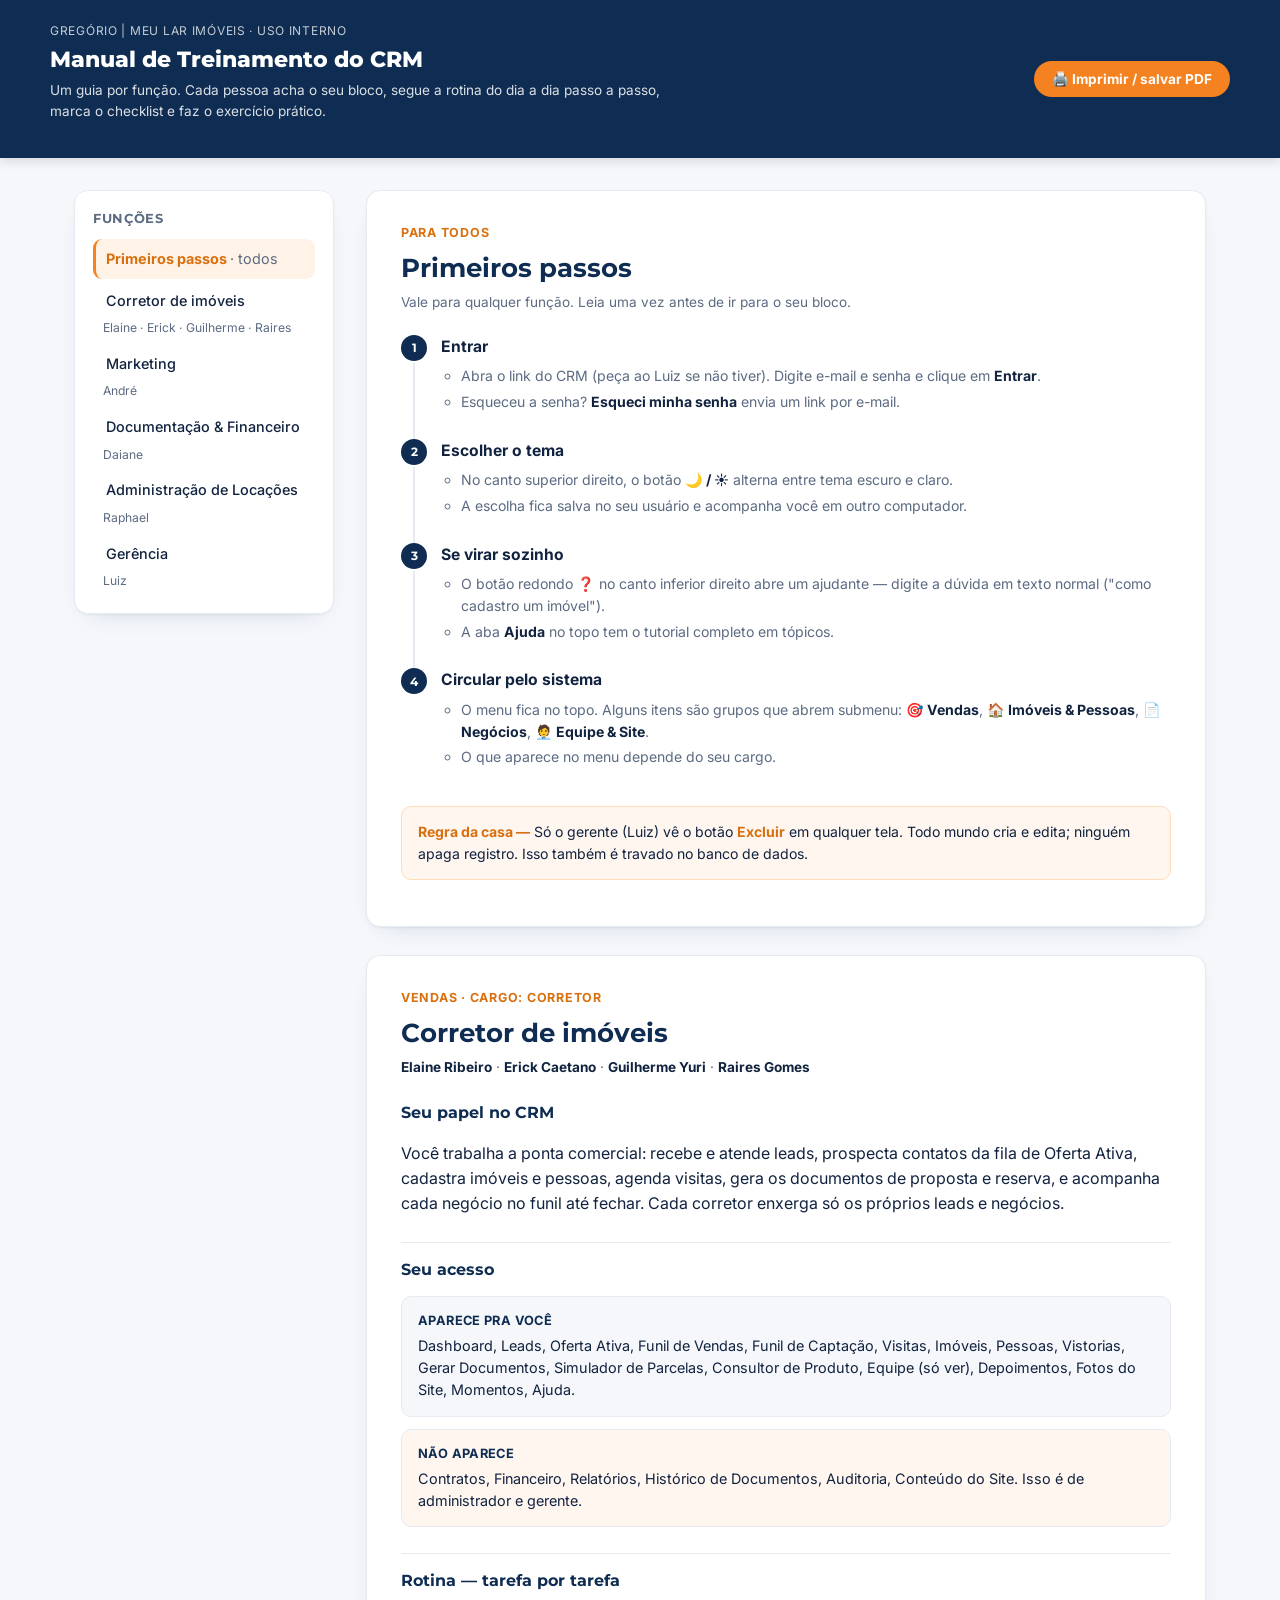
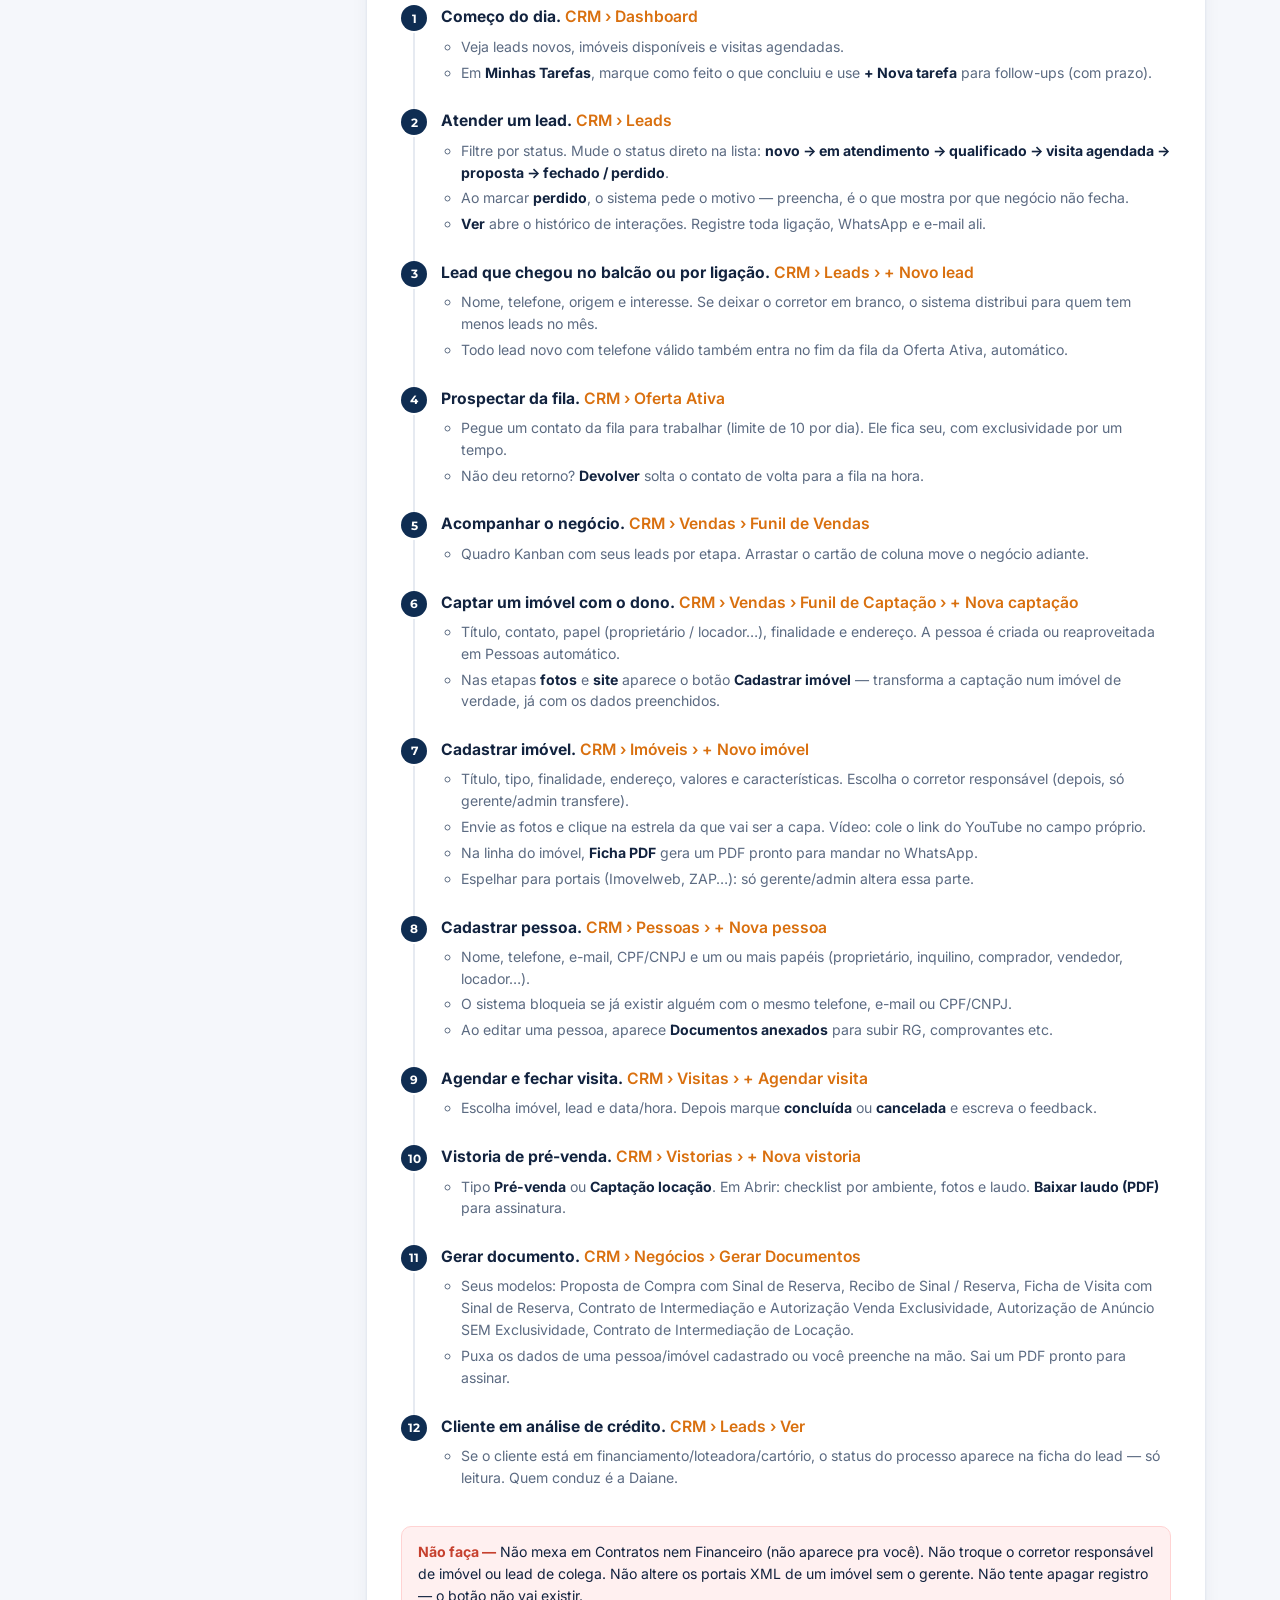
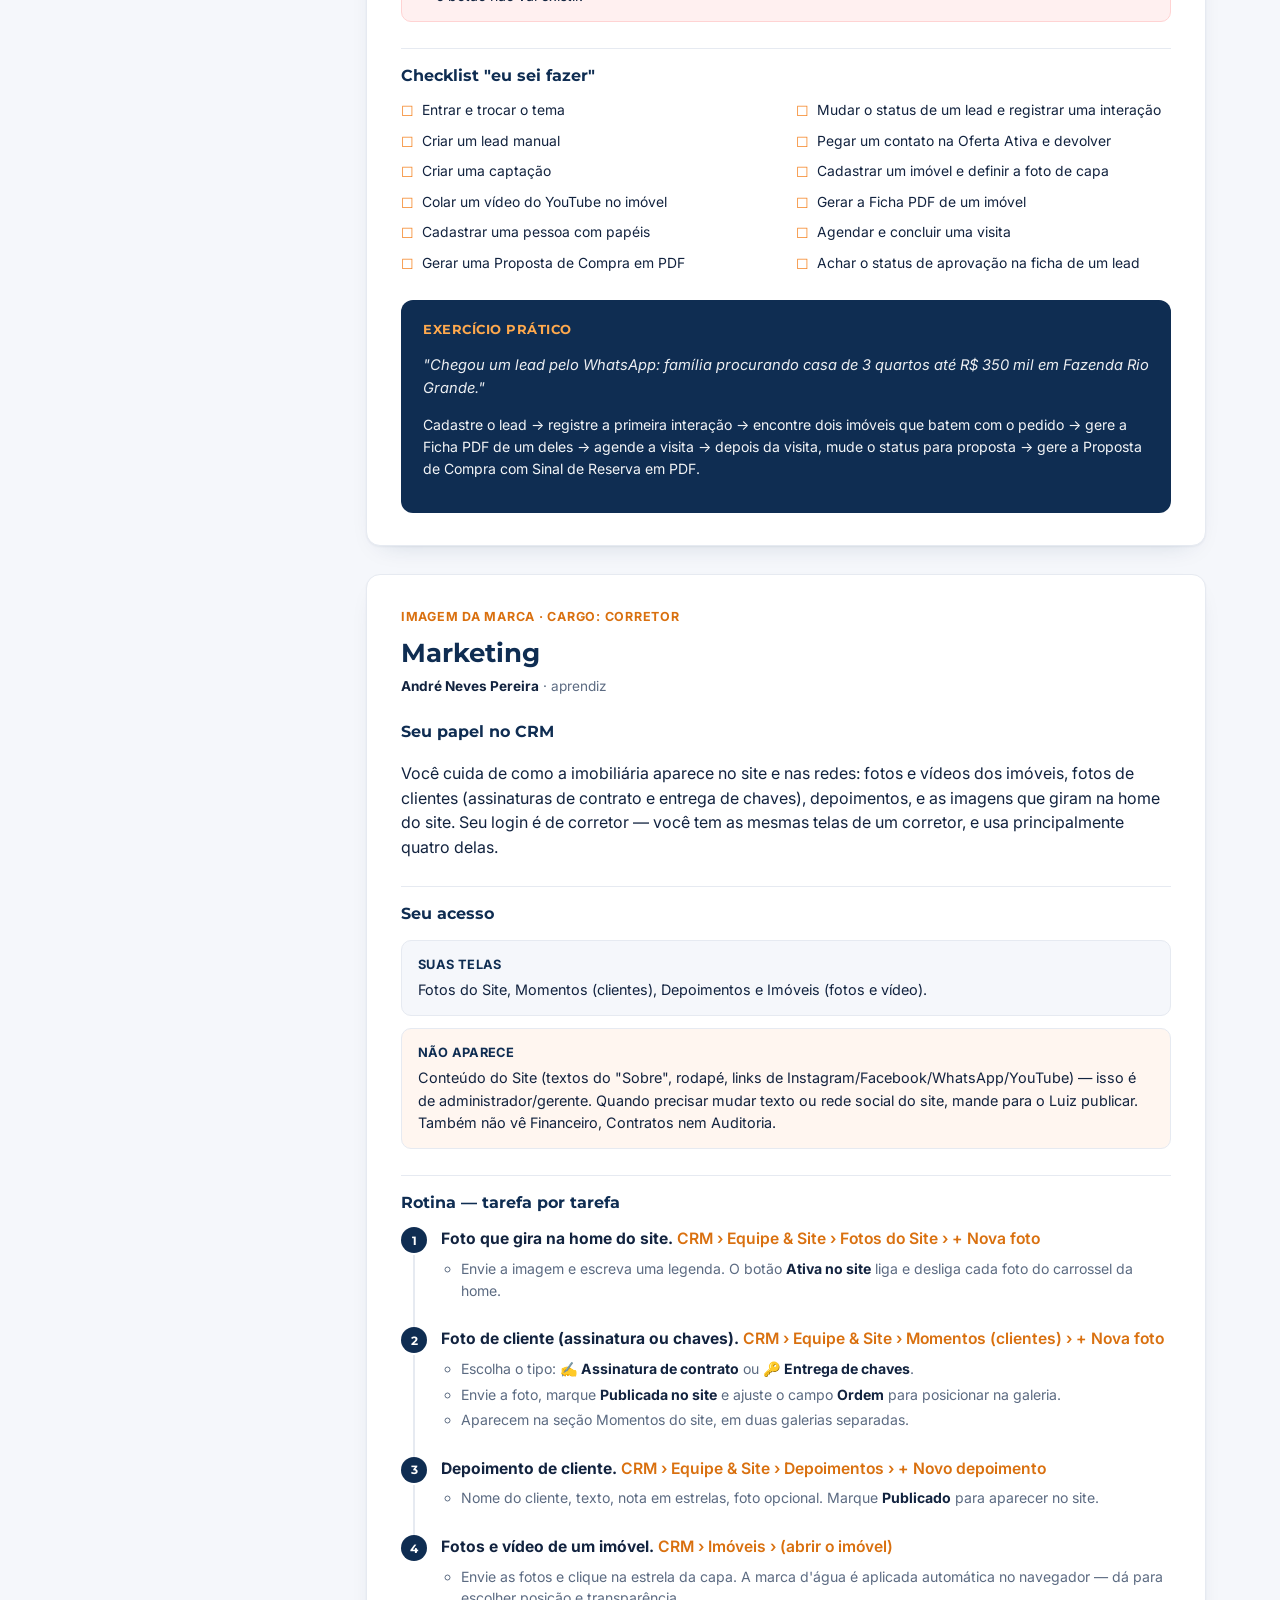
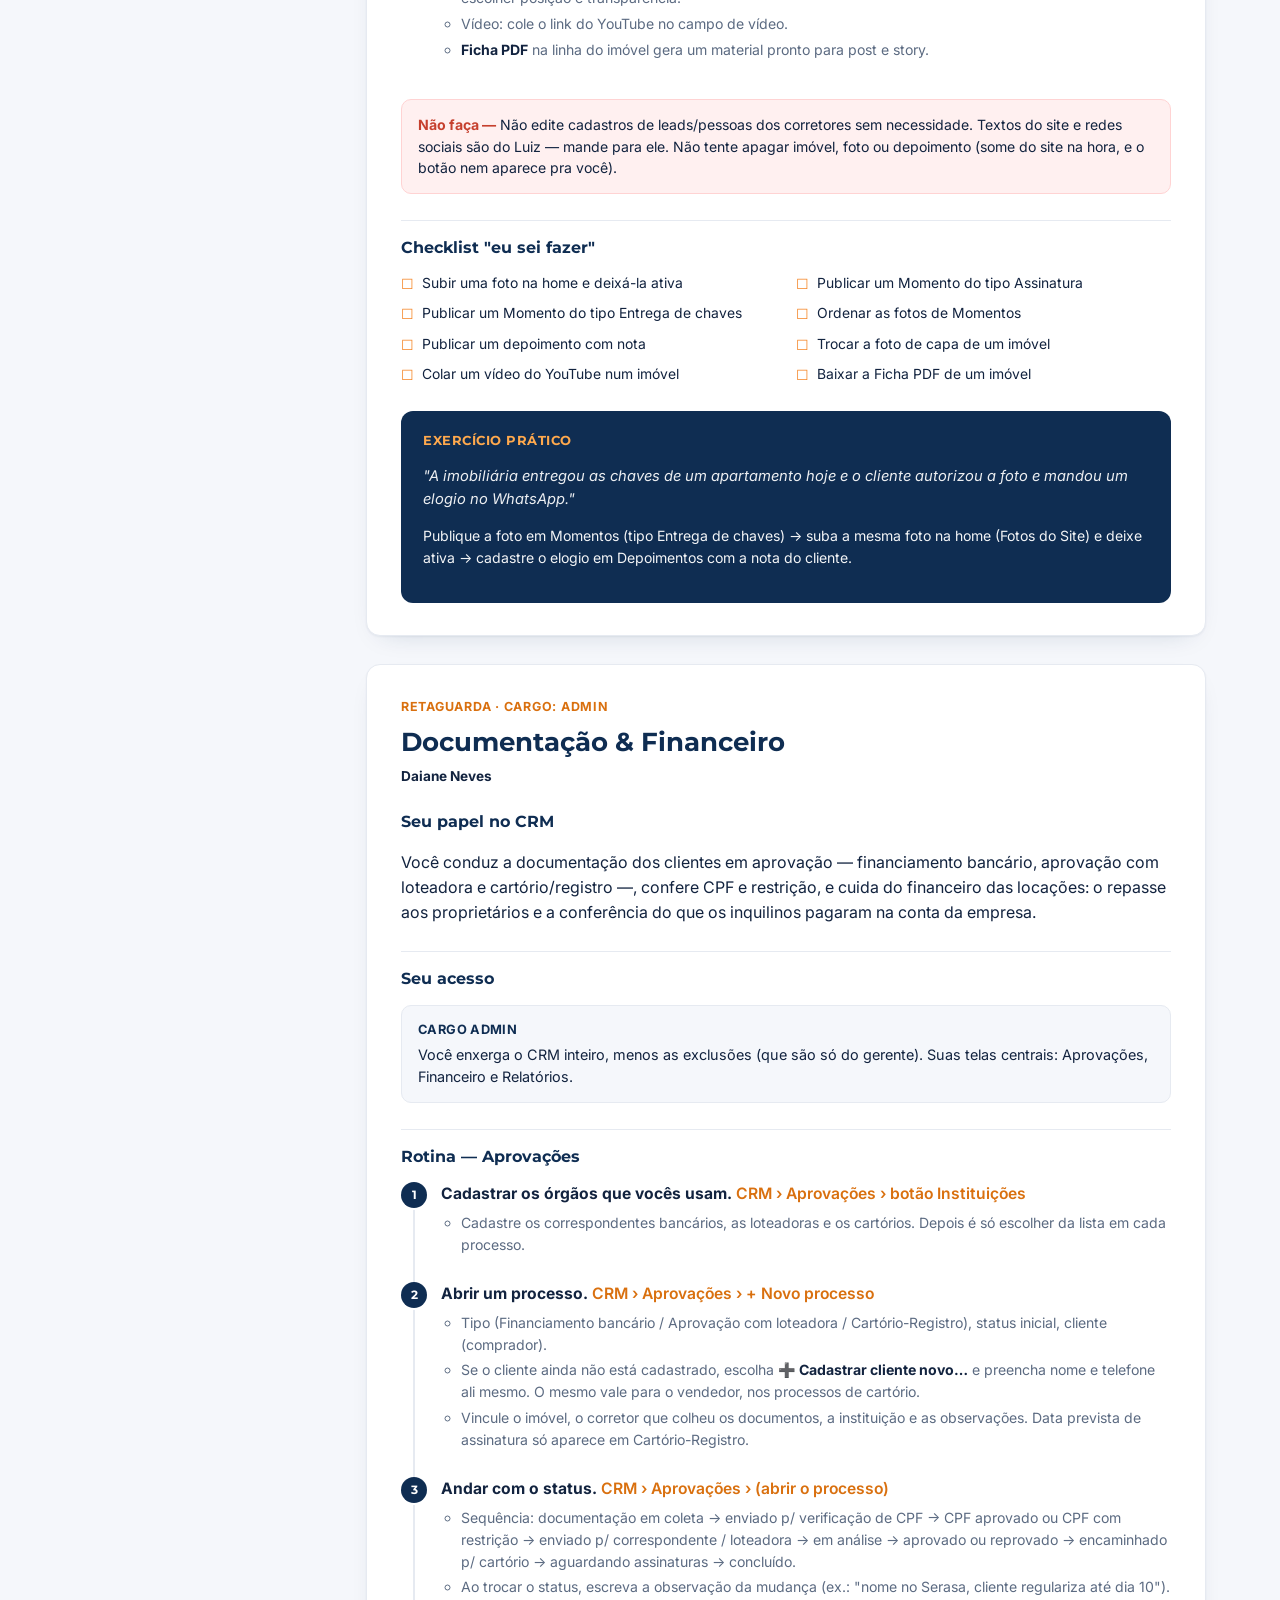
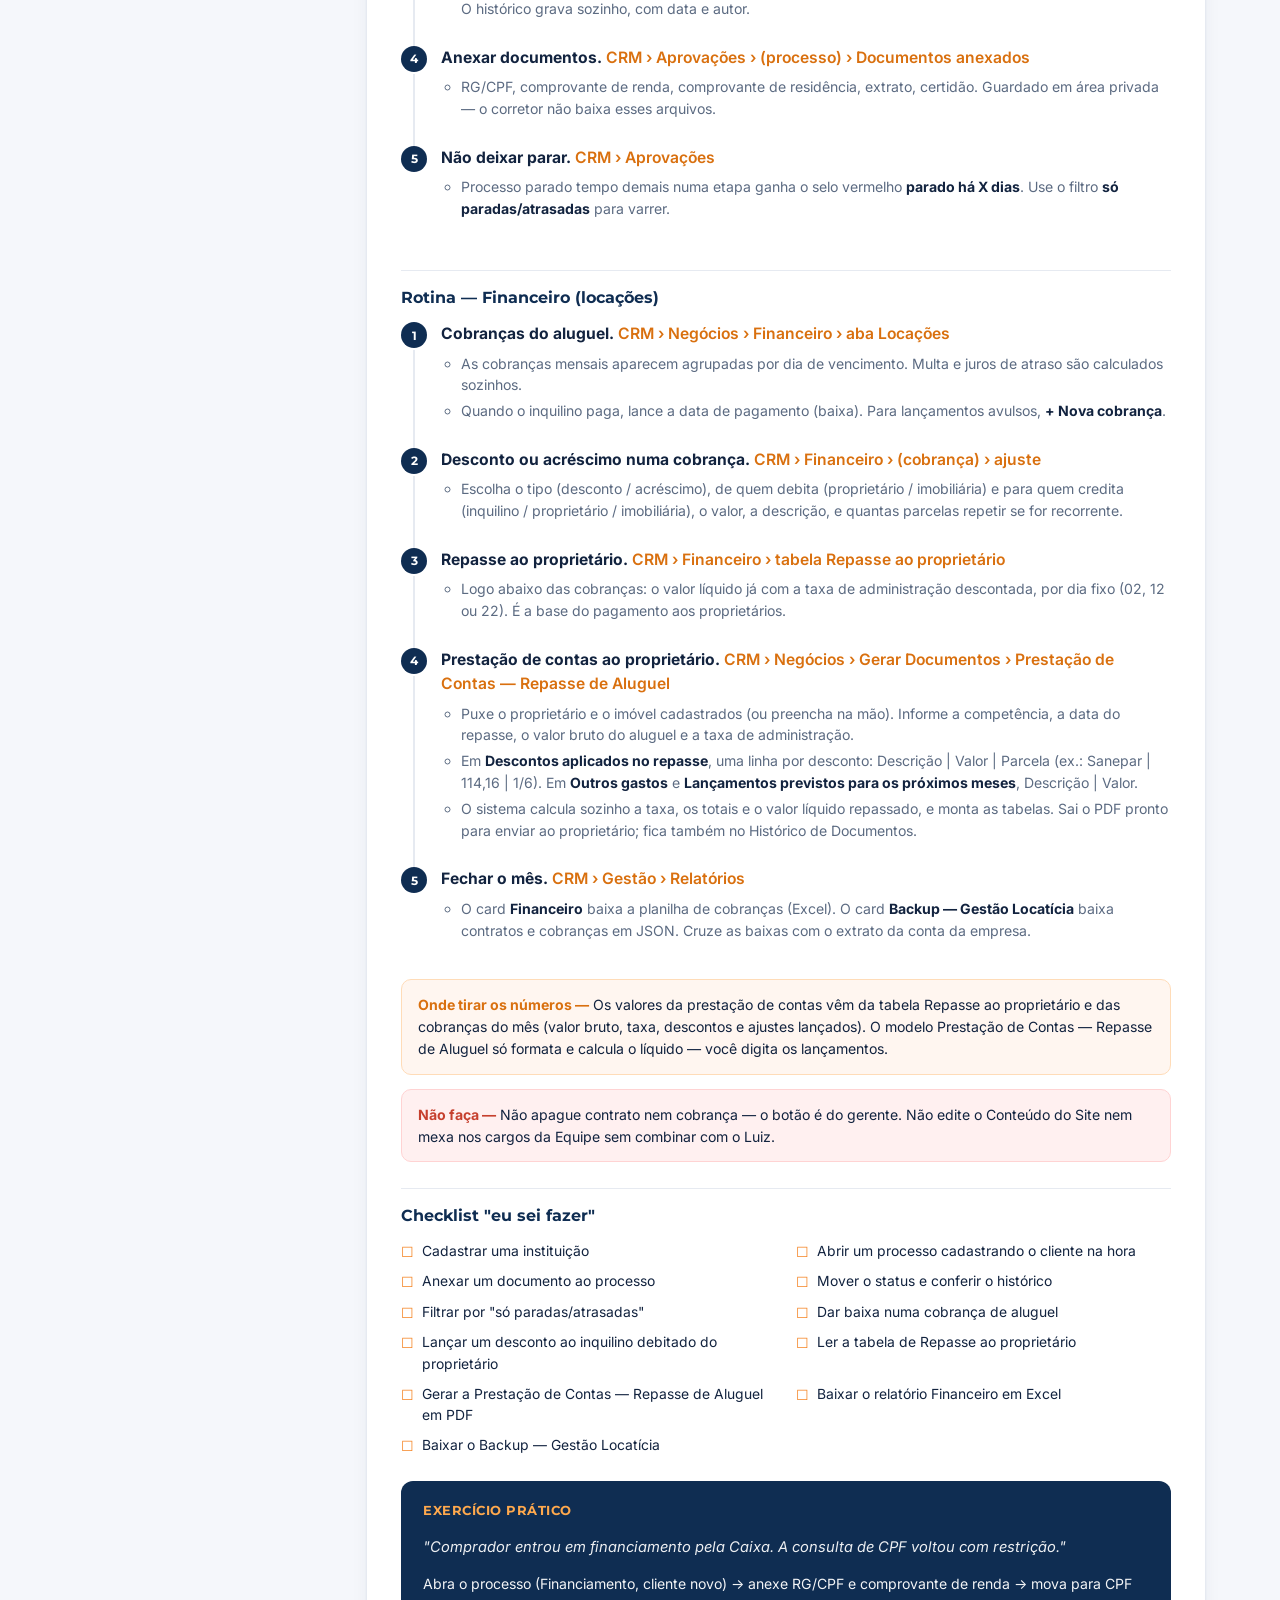
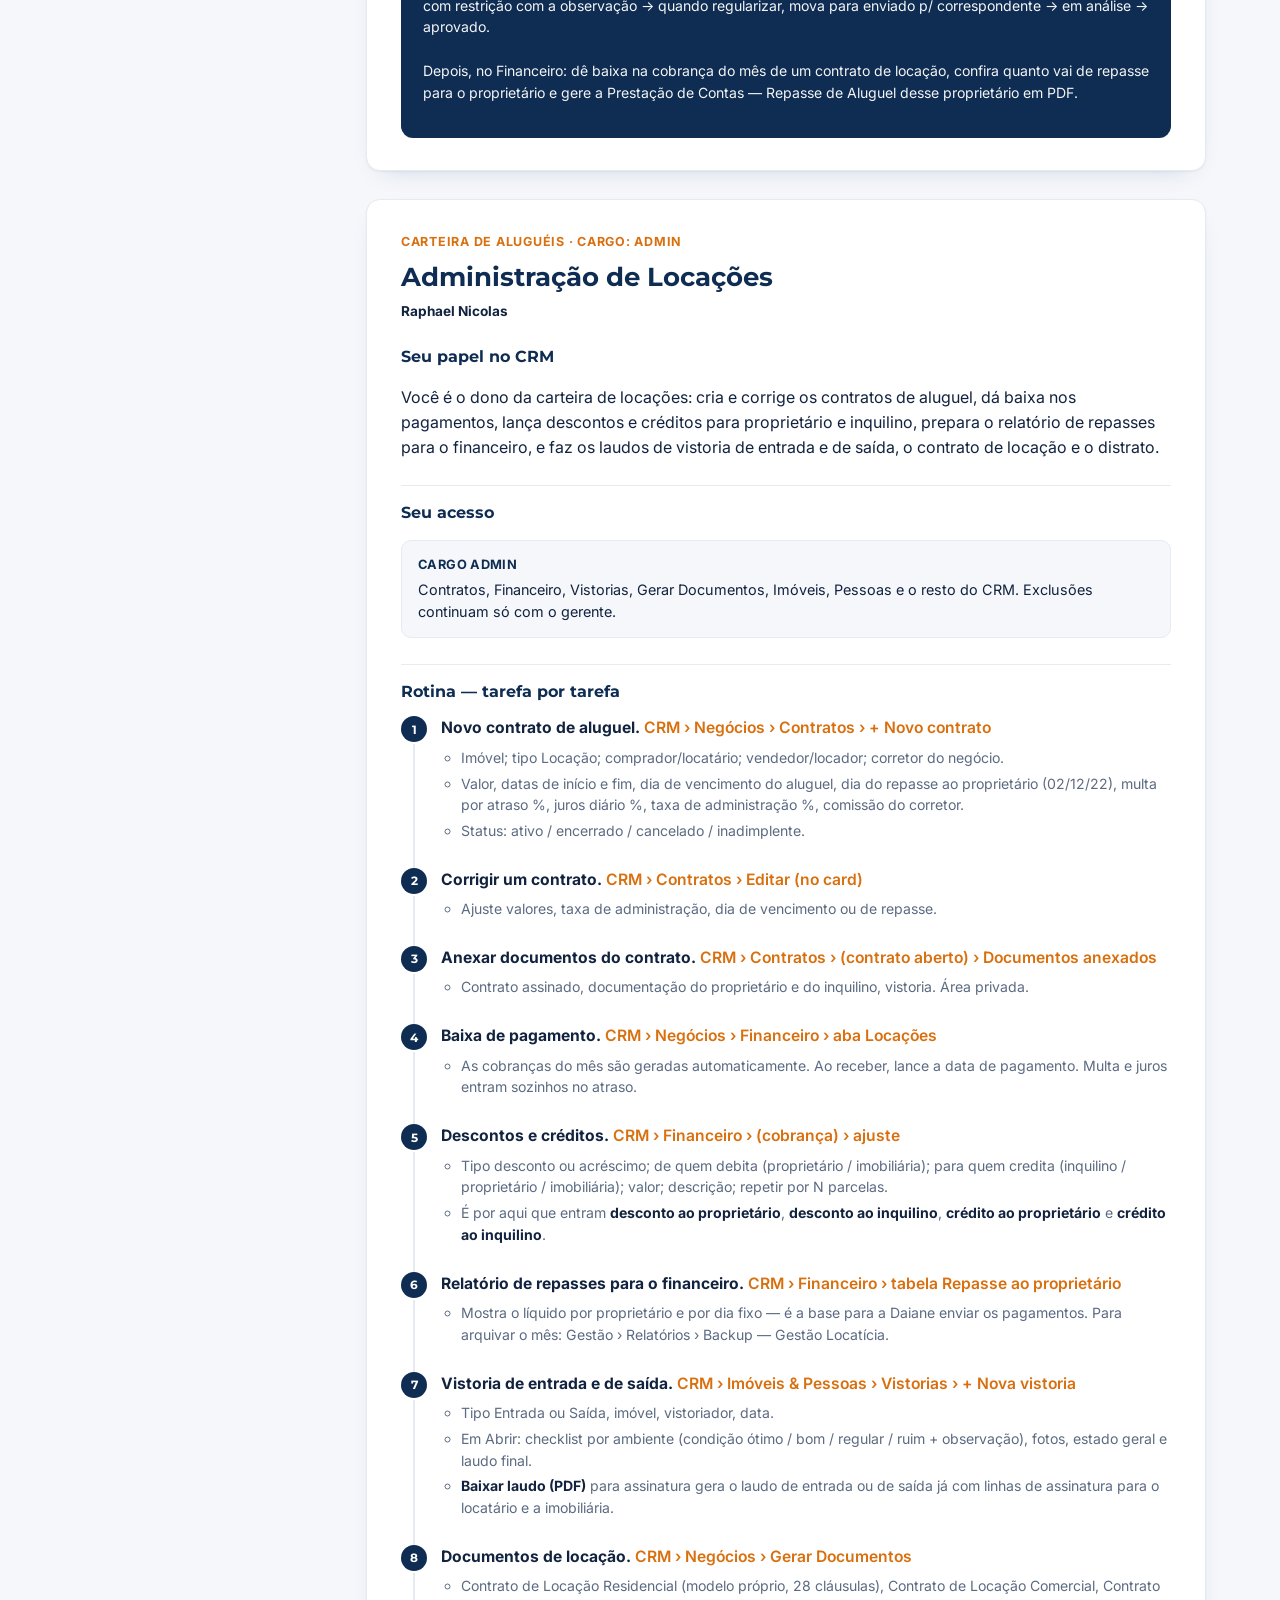
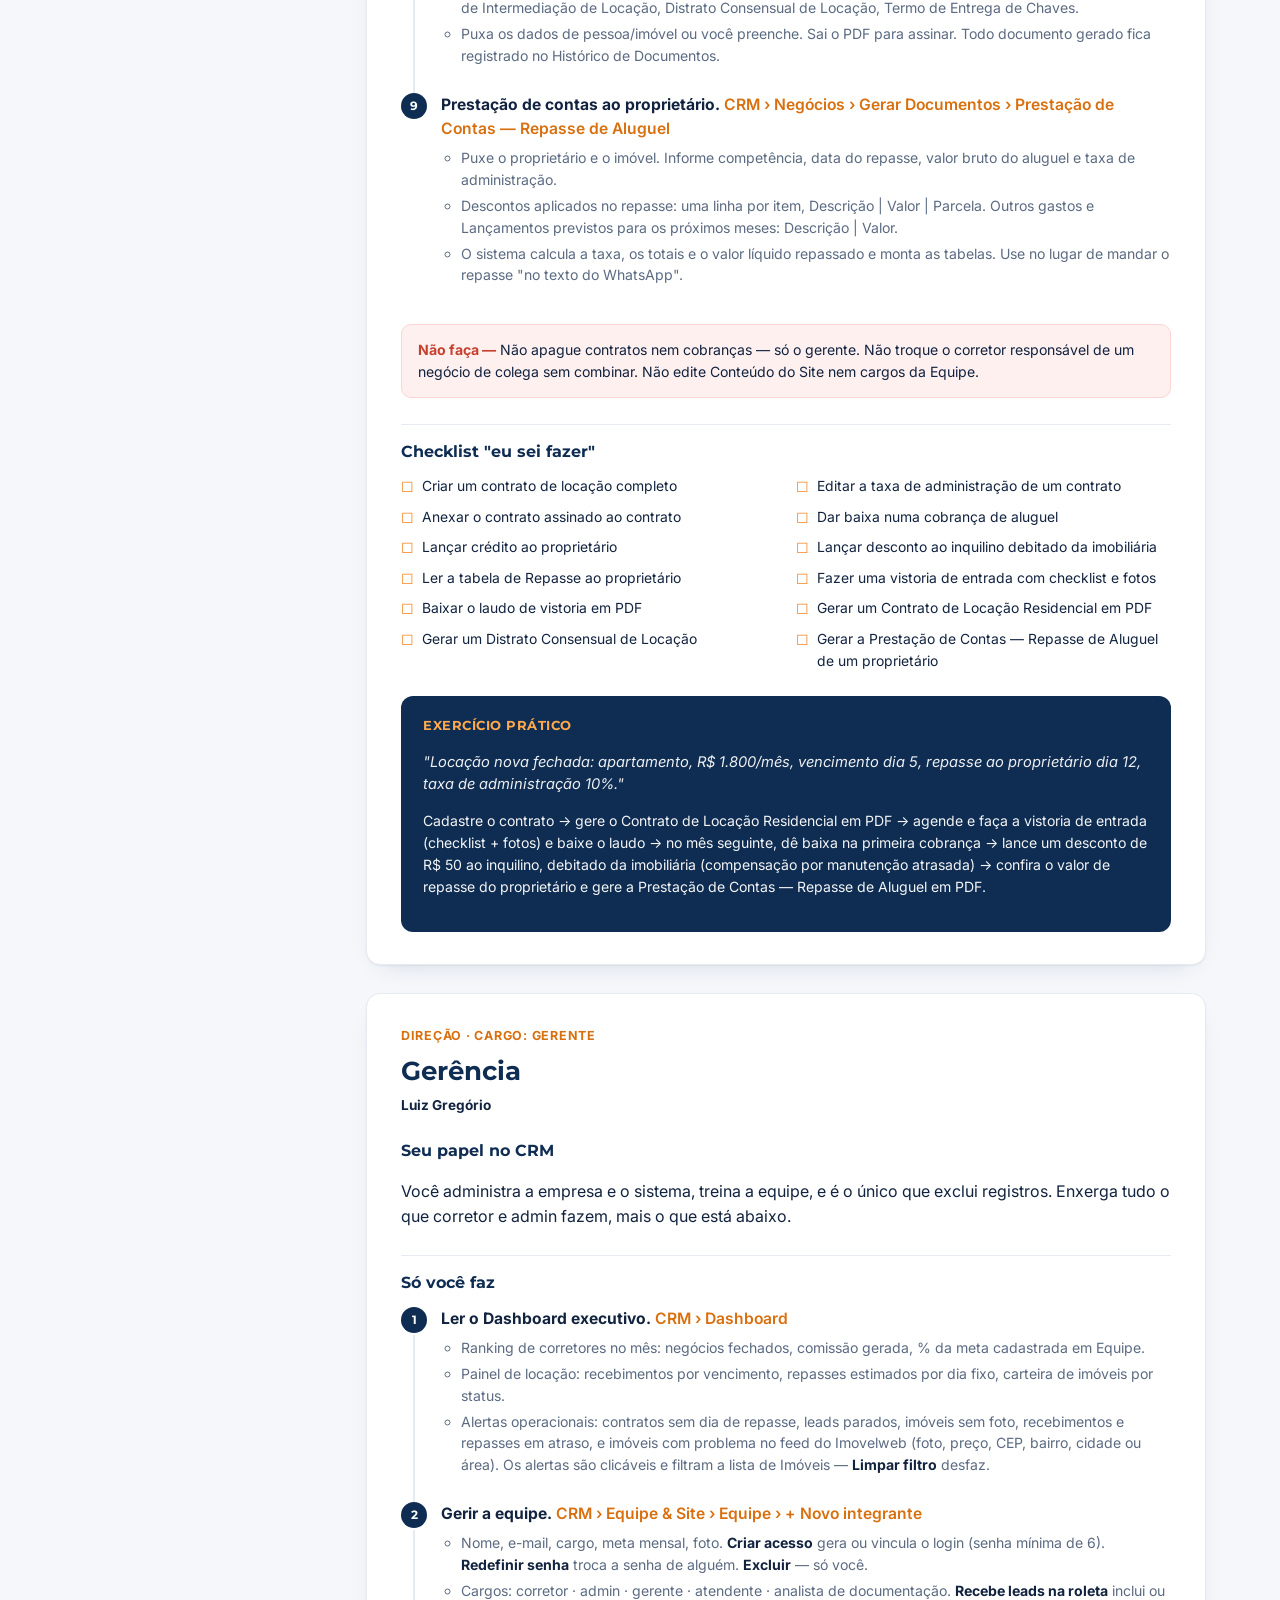
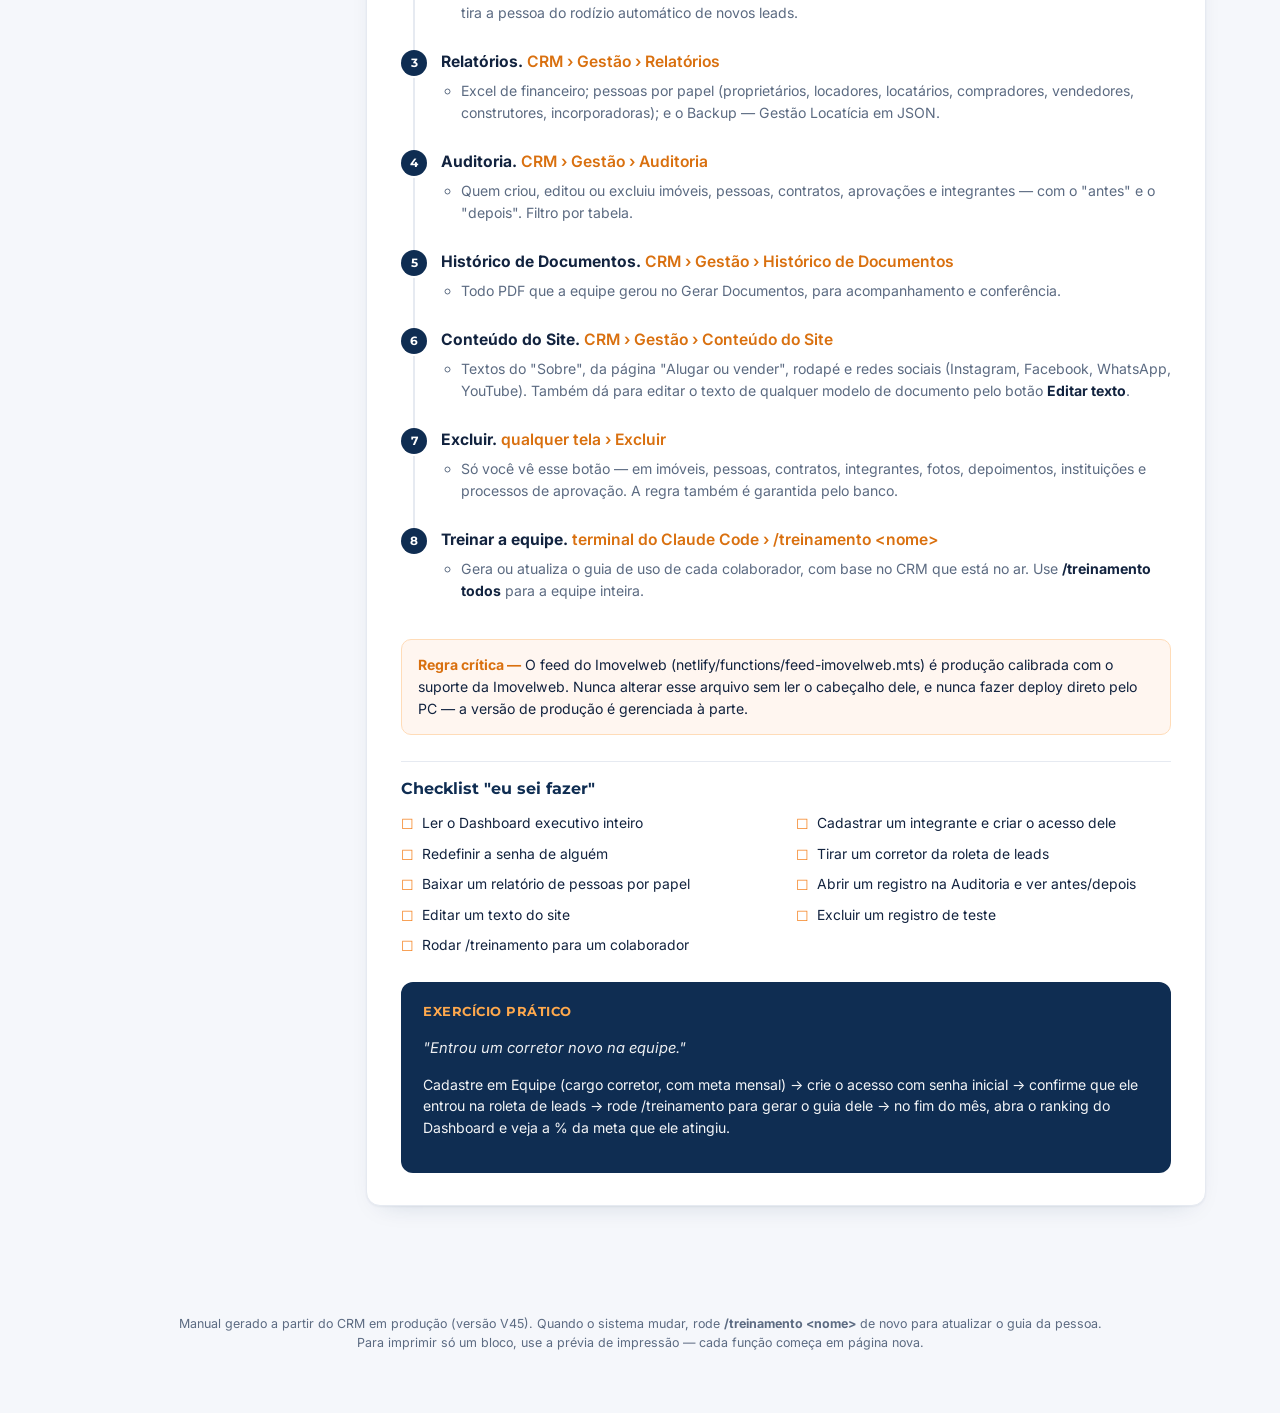
<file: treinamento/index.html>
<!DOCTYPE html>
<html lang="pt-BR">
<head>
<meta charset="UTF-8">
<meta name="viewport" content="width=device-width, initial-scale=1.0">
<meta name="robots" content="noindex, nofollow">
<title>Manual de Treinamento do CRM — Gregório | Meu Lar</title>
<link rel="preconnect" href="https://fonts.googleapis.com">
<link rel="preconnect" href="https://fonts.gstatic.com" crossorigin>
<link href="https://fonts.googleapis.com/css2?family=Montserrat:wght@600;700;800&family=Inter:wght@400;500;600;700&display=swap" rel="stylesheet">
<style>
  :root{
    --navy:#0F2D52; --navy-dark:#081D38; --navy-soft:#274C77;
    --orange:#F58220; --orange-dark:#D9700F; --orange-light:#FFA94D;
    --white:#FFFFFF; --bg:#F5F7FB; --surface:#FFFFFF; --border:#E6EAF1;
    --text:#12233F; --gray-text:#5C6B82;
    --font-display:'Montserrat',sans-serif; --font-body:'Inter',sans-serif;
    --radius:14px; --shadow:0 1px 2px rgba(15,45,82,.05), 0 10px 26px -16px rgba(15,45,82,.22);
  }
  *{box-sizing:border-box;}
  body{margin:0; font-family:var(--font-body); background:var(--bg); color:var(--text); line-height:1.55;}
  a{color:var(--navy-soft);}

  .topbar{background:var(--navy); color:#fff; padding:22px 24px; position:sticky; top:0; z-index:20; box-shadow:0 2px 12px rgba(0,0,0,.15);}
  .topbar-inner{max-width:1180px; margin:0 auto; display:flex; align-items:center; justify-content:space-between; flex-wrap:wrap; gap:10px;}
  .topbar-eyebrow{font-size:.75rem; letter-spacing:.06em; text-transform:uppercase; opacity:.75; margin:0 0 2px;}
  .topbar-title{font-family:var(--font-display); font-weight:800; font-size:1.35rem; margin:0;}
  .topbar-sub{font-size:.85rem; opacity:.85; margin-top:4px; max-width:620px;}
  .print-btn{background:var(--orange); color:#fff; border:none; padding:10px 18px; border-radius:999px; font-weight:700; cursor:pointer; font-family:var(--font-body); font-size:.85rem;}
  .print-btn:hover{background:var(--orange-dark);}

  .layout{max-width:1180px; margin:0 auto; display:grid; grid-template-columns:260px 1fr; gap:32px; padding:32px 24px 80px;}
  .nav-card{position:sticky; top:96px; align-self:start; background:var(--surface); border:1px solid var(--border); border-radius:var(--radius); padding:18px; box-shadow:var(--shadow);}
  .nav-card h2{font-family:var(--font-display); font-size:.8rem; text-transform:uppercase; letter-spacing:.05em; color:var(--gray-text); margin:0 0 10px;}
  .nav-list{list-style:none; margin:0; padding:0; display:flex; flex-direction:column; gap:2px;}
  .nav-list a{display:block; padding:9px 10px; border-radius:9px; color:var(--text); text-decoration:none; font-size:.9rem; font-weight:500; border-left:3px solid transparent;}
  .nav-list a:hover{background:var(--bg);}
  .nav-list a.active{background:#FFF3E8; color:var(--orange-dark); border-left-color:var(--orange); font-weight:700;}
  .nav-list .nav-people{font-size:.76rem; color:var(--gray-text); padding-left:10px; margin-top:-2px; margin-bottom:4px;}

  .content{min-width:0;}
  section.role{background:var(--surface); border:1px solid var(--border); border-radius:var(--radius); box-shadow:var(--shadow); padding:32px 34px; margin-bottom:28px; scroll-margin-top:96px;}
  .role-kicker{font-size:.78rem; text-transform:uppercase; letter-spacing:.06em; color:var(--orange-dark); font-weight:700; margin:0 0 6px;}
  .role h1{font-family:var(--font-display); font-size:1.6rem; margin:0 0 4px; color:var(--navy);}
  .role-meta{font-size:.85rem; color:var(--gray-text); margin:0 0 22px;}
  .role-meta b{color:var(--text);}

  h3.block-title{font-family:var(--font-display); font-size:1.02rem; color:var(--navy); margin:26px 0 12px; padding-top:14px; border-top:1px solid var(--border);}
  section.role > h3.block-title:first-of-type{border-top:none; padding-top:0; margin-top:6px;}

  .access-grid{display:grid; grid-template-columns:1fr; gap:12px; margin:14px 0;}
  .access-box{background:var(--bg); border:1px solid var(--border); border-radius:10px; padding:14px 16px; font-size:.9rem;}
  .access-box.deny{background:#FFF6F0;}
  .access-box b{display:block; color:var(--navy); font-size:.8rem; text-transform:uppercase; letter-spacing:.03em; margin-bottom:4px;}

  ol.routine{list-style:none; margin:0; padding:0; counter-reset:step;}
  ol.routine > li{counter-increment:step; position:relative; padding:0 0 20px 40px; margin-bottom:2px;}
  ol.routine > li::before{content:counter(step); position:absolute; left:0; top:0; width:26px; height:26px; background:var(--navy); color:#fff; border-radius:50%; display:flex; align-items:center; justify-content:center; font-size:.78rem; font-weight:700; font-family:var(--font-display);}
  ol.routine > li:not(:last-child)::after{content:""; position:absolute; left:12px; top:28px; bottom:-4px; width:2px; background:var(--border);}
  ol.routine .step-title{font-weight:700; color:var(--text); margin:0 0 6px; font-size:.98rem;}
  ol.routine .step-title .path{color:var(--orange-dark); font-weight:600;}
  ol.routine ul{margin:6px 0 0; padding-left:20px; font-size:.88rem; color:var(--gray-text);}
  ol.routine ul li{margin-bottom:4px;}
  ol.routine ul li b, ol.routine ul li strong{color:var(--text);}

  .callout{border-radius:10px; padding:14px 16px; margin:14px 0; font-size:.88rem; border:1px solid;}
  .callout.rule{background:#FFF6F0; border-color:#FFDCB8;}
  .callout.rule b{color:var(--orange-dark);}
  .callout.dont{background:#FFF0F0; border-color:#FFD3D3;}
  .callout.dont b{color:#C6402E;}

  .checklist{display:grid; grid-template-columns:1fr 1fr; gap:8px 20px; margin:10px 0; padding:0; list-style:none;}
  .checklist li{font-size:.87rem; display:flex; gap:8px; align-items:flex-start; color:var(--text);}
  .checklist li::before{content:"☐"; color:var(--orange); flex-shrink:0; margin-top:1px;}

  .exercise{background:var(--navy); color:#fff; border-radius:12px; padding:20px 22px; margin-top:24px;}
  .exercise b{display:block; font-family:var(--font-display); font-size:.8rem; text-transform:uppercase; letter-spacing:.04em; color:var(--orange-light); margin-bottom:8px;}
  .exercise .prompt{font-style:italic; opacity:.92; margin-bottom:10px; font-size:.92rem;}
  .exercise .flow{font-size:.88rem; opacity:.95;}

  footer.manual-footer{max-width:1180px; margin:0 auto; padding:0 24px 60px; font-size:.78rem; color:var(--gray-text); text-align:center;}

  @media (max-width: 860px){
    .layout{grid-template-columns:1fr; padding:20px 16px 60px;}
    .nav-card{position:static;}
    section.role{padding:22px 18px;}
    .checklist{grid-template-columns:1fr;}
  }

  @media print{
    .topbar, .nav-card, .print-btn{display:none !important;}
    .layout{display:block; padding:0;}
    section.role{box-shadow:none; border:none; page-break-before:always; padding:0; margin:0 0 40px;}
    section.role:first-of-type{page-break-before:auto;}
    .exercise{break-inside:avoid;}
    body{background:#fff;}
  }
</style>
</head>
<body>

<div class="topbar">
  <div class="topbar-inner">
    <div>
      <p class="topbar-eyebrow">Gregório | Meu Lar Imóveis · uso interno</p>
      <h1 class="topbar-title">Manual de Treinamento do CRM</h1>
      <p class="topbar-sub">Um guia por função. Cada pessoa acha o seu bloco, segue a rotina do dia a dia passo a passo, marca o checklist e faz o exercício prático.</p>
    </div>
    <button class="print-btn" onclick="window.print()">🖨️ Imprimir / salvar PDF</button>
  </div>
</div>

<div class="layout">
  <nav class="nav-card">
    <h2>Funções</h2>
    <ul class="nav-list" id="navList">
      <li><a href="#geral">Primeiros passos <span style="color:var(--gray-text); font-weight:400;">· todos</span></a></li>
      <li>
        <a href="#corretor">Corretor de imóveis</a>
        <div class="nav-people">Elaine · Erick · Guilherme · Raires</div>
      </li>
      <li>
        <a href="#marketing">Marketing</a>
        <div class="nav-people">André</div>
      </li>
      <li>
        <a href="#documentacao">Documentação &amp; Financeiro</a>
        <div class="nav-people">Daiane</div>
      </li>
      <li>
        <a href="#locacoes">Administração de Locações</a>
        <div class="nav-people">Raphael</div>
      </li>
      <li>
        <a href="#gerencia">Gerência</a>
        <div class="nav-people">Luiz</div>
      </li>
    </ul>
  </nav>

  <main class="content">

    <section class="role" id="geral">
      <p class="role-kicker">Para todos</p>
      <h1>Primeiros passos</h1>
      <p class="role-meta">Vale para qualquer função. Leia uma vez antes de ir para o seu bloco.</p>

      <ol class="routine">
        <li>
          <p class="step-title">Entrar</p>
          <ul>
            <li>Abra o link do CRM (peça ao Luiz se não tiver). Digite e-mail e senha e clique em <b>Entrar</b>.</li>
            <li>Esqueceu a senha? <b>Esqueci minha senha</b> envia um link por e-mail.</li>
          </ul>
        </li>
        <li>
          <p class="step-title">Escolher o tema</p>
          <ul>
            <li>No canto superior direito, o botão <b>🌙 / ☀️</b> alterna entre tema escuro e claro.</li>
            <li>A escolha fica salva no seu usuário e acompanha você em outro computador.</li>
          </ul>
        </li>
        <li>
          <p class="step-title">Se virar sozinho</p>
          <ul>
            <li>O botão redondo <b>❓</b> no canto inferior direito abre um ajudante — digite a dúvida em texto normal ("como cadastro um imóvel").</li>
            <li>A aba <b>Ajuda</b> no topo tem o tutorial completo em tópicos.</li>
          </ul>
        </li>
        <li>
          <p class="step-title">Circular pelo sistema</p>
          <ul>
            <li>O menu fica no topo. Alguns itens são grupos que abrem submenu: <b>🎯 Vendas</b>, <b>🏠 Imóveis &amp; Pessoas</b>, <b>📄 Negócios</b>, <b>🧑‍💼 Equipe &amp; Site</b>.</li>
            <li>O que aparece no menu depende do seu cargo.</li>
          </ul>
        </li>
      </ol>

      <div class="callout rule"><b>Regra da casa —</b> Só o gerente (Luiz) vê o botão <b>Excluir</b> em qualquer tela. Todo mundo cria e edita; ninguém apaga registro. Isso também é travado no banco de dados.</div>
    </section>

    <section class="role" id="corretor">
      <p class="role-kicker">Vendas · cargo: corretor</p>
      <h1>Corretor de imóveis</h1>
      <p class="role-meta"><b>Elaine Ribeiro</b> · <b>Erick Caetano</b> · <b>Guilherme Yuri</b> · <b>Raires Gomes</b></p>

      <h3 class="block-title">Seu papel no CRM</h3>
      <p>Você trabalha a ponta comercial: recebe e atende leads, prospecta contatos da fila de Oferta Ativa, cadastra imóveis e pessoas, agenda visitas, gera os documentos de proposta e reserva, e acompanha cada negócio no funil até fechar. Cada corretor enxerga só os próprios leads e negócios.</p>

      <h3 class="block-title">Seu acesso</h3>
      <div class="access-grid">
        <div class="access-box"><b>Aparece pra você</b>Dashboard, Leads, Oferta Ativa, Funil de Vendas, Funil de Captação, Visitas, Imóveis, Pessoas, Vistorias, Gerar Documentos, Simulador de Parcelas, Consultor de Produto, Equipe (só ver), Depoimentos, Fotos do Site, Momentos, Ajuda.</div>
        <div class="access-box deny"><b>Não aparece</b>Contratos, Financeiro, Relatórios, Histórico de Documentos, Auditoria, Conteúdo do Site. Isso é de administrador e gerente.</div>
      </div>

      <h3 class="block-title">Rotina — tarefa por tarefa</h3>
      <ol class="routine">
        <li>
          <p class="step-title">Começo do dia. <span class="path">CRM › Dashboard</span></p>
          <ul>
            <li>Veja leads novos, imóveis disponíveis e visitas agendadas.</li>
            <li>Em <b>Minhas Tarefas</b>, marque como feito o que concluiu e use <b>+ Nova tarefa</b> para follow-ups (com prazo).</li>
          </ul>
        </li>
        <li>
          <p class="step-title">Atender um lead. <span class="path">CRM › Leads</span></p>
          <ul>
            <li>Filtre por status. Mude o status direto na lista: <b>novo → em atendimento → qualificado → visita agendada → proposta → fechado / perdido</b>.</li>
            <li>Ao marcar <b>perdido</b>, o sistema pede o motivo — preencha, é o que mostra por que negócio não fecha.</li>
            <li><b>Ver</b> abre o histórico de interações. Registre toda ligação, WhatsApp e e-mail ali.</li>
          </ul>
        </li>
        <li>
          <p class="step-title">Lead que chegou no balcão ou por ligação. <span class="path">CRM › Leads › + Novo lead</span></p>
          <ul>
            <li>Nome, telefone, origem e interesse. Se deixar o corretor em branco, o sistema distribui para quem tem menos leads no mês.</li>
            <li>Todo lead novo com telefone válido também entra no fim da fila da Oferta Ativa, automático.</li>
          </ul>
        </li>
        <li>
          <p class="step-title">Prospectar da fila. <span class="path">CRM › Oferta Ativa</span></p>
          <ul>
            <li>Pegue um contato da fila para trabalhar (limite de 10 por dia). Ele fica seu, com exclusividade por um tempo.</li>
            <li>Não deu retorno? <b>Devolver</b> solta o contato de volta para a fila na hora.</li>
          </ul>
        </li>
        <li>
          <p class="step-title">Acompanhar o negócio. <span class="path">CRM › Vendas › Funil de Vendas</span></p>
          <ul>
            <li>Quadro Kanban com seus leads por etapa. Arrastar o cartão de coluna move o negócio adiante.</li>
          </ul>
        </li>
        <li>
          <p class="step-title">Captar um imóvel com o dono. <span class="path">CRM › Vendas › Funil de Captação › + Nova captação</span></p>
          <ul>
            <li>Título, contato, papel (proprietário / locador…), finalidade e endereço. A pessoa é criada ou reaproveitada em Pessoas automático.</li>
            <li>Nas etapas <b>fotos</b> e <b>site</b> aparece o botão <b>Cadastrar imóvel</b> — transforma a captação num imóvel de verdade, já com os dados preenchidos.</li>
          </ul>
        </li>
        <li>
          <p class="step-title">Cadastrar imóvel. <span class="path">CRM › Imóveis › + Novo imóvel</span></p>
          <ul>
            <li>Título, tipo, finalidade, endereço, valores e características. Escolha o corretor responsável (depois, só gerente/admin transfere).</li>
            <li>Envie as fotos e clique na estrela da que vai ser a capa. Vídeo: cole o link do YouTube no campo próprio.</li>
            <li>Na linha do imóvel, <b>Ficha PDF</b> gera um PDF pronto para mandar no WhatsApp.</li>
            <li>Espelhar para portais (Imovelweb, ZAP…): só gerente/admin altera essa parte.</li>
          </ul>
        </li>
        <li>
          <p class="step-title">Cadastrar pessoa. <span class="path">CRM › Pessoas › + Nova pessoa</span></p>
          <ul>
            <li>Nome, telefone, e-mail, CPF/CNPJ e um ou mais papéis (proprietário, inquilino, comprador, vendedor, locador…).</li>
            <li>O sistema bloqueia se já existir alguém com o mesmo telefone, e-mail ou CPF/CNPJ.</li>
            <li>Ao editar uma pessoa, aparece <b>Documentos anexados</b> para subir RG, comprovantes etc.</li>
          </ul>
        </li>
        <li>
          <p class="step-title">Agendar e fechar visita. <span class="path">CRM › Visitas › + Agendar visita</span></p>
          <ul>
            <li>Escolha imóvel, lead e data/hora. Depois marque <b>concluída</b> ou <b>cancelada</b> e escreva o feedback.</li>
          </ul>
        </li>
        <li>
          <p class="step-title">Vistoria de pré-venda. <span class="path">CRM › Vistorias › + Nova vistoria</span></p>
          <ul>
            <li>Tipo <b>Pré-venda</b> ou <b>Captação locação</b>. Em Abrir: checklist por ambiente, fotos e laudo. <b>Baixar laudo (PDF)</b> para assinatura.</li>
          </ul>
        </li>
        <li>
          <p class="step-title">Gerar documento. <span class="path">CRM › Negócios › Gerar Documentos</span></p>
          <ul>
            <li>Seus modelos: Proposta de Compra com Sinal de Reserva, Recibo de Sinal / Reserva, Ficha de Visita com Sinal de Reserva, Contrato de Intermediação e Autorização Venda Exclusividade, Autorização de Anúncio SEM Exclusividade, Contrato de Intermediação de Locação.</li>
            <li>Puxa os dados de uma pessoa/imóvel cadastrado ou você preenche na mão. Sai um PDF pronto para assinar.</li>
          </ul>
        </li>
        <li>
          <p class="step-title">Cliente em análise de crédito. <span class="path">CRM › Leads › Ver</span></p>
          <ul>
            <li>Se o cliente está em financiamento/loteadora/cartório, o status do processo aparece na ficha do lead — só leitura. Quem conduz é a Daiane.</li>
          </ul>
        </li>
      </ol>

      <div class="callout dont"><b>Não faça —</b> Não mexa em Contratos nem Financeiro (não aparece pra você). Não troque o corretor responsável de imóvel ou lead de colega. Não altere os portais XML de um imóvel sem o gerente. Não tente apagar registro — o botão não vai existir.</div>

      <h3 class="block-title">Checklist "eu sei fazer"</h3>
      <ul class="checklist">
        <li>Entrar e trocar o tema</li>
        <li>Mudar o status de um lead e registrar uma interação</li>
        <li>Criar um lead manual</li>
        <li>Pegar um contato na Oferta Ativa e devolver</li>
        <li>Criar uma captação</li>
        <li>Cadastrar um imóvel e definir a foto de capa</li>
        <li>Colar um vídeo do YouTube no imóvel</li>
        <li>Gerar a Ficha PDF de um imóvel</li>
        <li>Cadastrar uma pessoa com papéis</li>
        <li>Agendar e concluir uma visita</li>
        <li>Gerar uma Proposta de Compra em PDF</li>
        <li>Achar o status de aprovação na ficha de um lead</li>
      </ul>

      <div class="exercise">
        <b>Exercício prático</b>
        <p class="prompt">"Chegou um lead pelo WhatsApp: família procurando casa de 3 quartos até R$ 350 mil em Fazenda Rio Grande."</p>
        <p class="flow">Cadastre o lead → registre a primeira interação → encontre dois imóveis que batem com o pedido → gere a Ficha PDF de um deles → agende a visita → depois da visita, mude o status para proposta → gere a Proposta de Compra com Sinal de Reserva em PDF.</p>
      </div>
    </section>

    <section class="role" id="marketing">
      <p class="role-kicker">Imagem da marca · cargo: corretor</p>
      <h1>Marketing</h1>
      <p class="role-meta"><b>André Neves Pereira</b> · aprendiz</p>

      <h3 class="block-title">Seu papel no CRM</h3>
      <p>Você cuida de como a imobiliária aparece no site e nas redes: fotos e vídeos dos imóveis, fotos de clientes (assinaturas de contrato e entrega de chaves), depoimentos, e as imagens que giram na home do site. Seu login é de corretor — você tem as mesmas telas de um corretor, e usa principalmente quatro delas.</p>

      <h3 class="block-title">Seu acesso</h3>
      <div class="access-grid">
        <div class="access-box"><b>Suas telas</b>Fotos do Site, Momentos (clientes), Depoimentos e Imóveis (fotos e vídeo).</div>
        <div class="access-box deny"><b>Não aparece</b>Conteúdo do Site (textos do "Sobre", rodapé, links de Instagram/Facebook/WhatsApp/YouTube) — isso é de administrador/gerente. Quando precisar mudar texto ou rede social do site, mande para o Luiz publicar. Também não vê Financeiro, Contratos nem Auditoria.</div>
      </div>

      <h3 class="block-title">Rotina — tarefa por tarefa</h3>
      <ol class="routine">
        <li>
          <p class="step-title">Foto que gira na home do site. <span class="path">CRM › Equipe & Site › Fotos do Site › + Nova foto</span></p>
          <ul>
            <li>Envie a imagem e escreva uma legenda. O botão <b>Ativa no site</b> liga e desliga cada foto do carrossel da home.</li>
          </ul>
        </li>
        <li>
          <p class="step-title">Foto de cliente (assinatura ou chaves). <span class="path">CRM › Equipe & Site › Momentos (clientes) › + Nova foto</span></p>
          <ul>
            <li>Escolha o tipo: <b>✍️ Assinatura de contrato</b> ou <b>🔑 Entrega de chaves</b>.</li>
            <li>Envie a foto, marque <b>Publicada no site</b> e ajuste o campo <b>Ordem</b> para posicionar na galeria.</li>
            <li>Aparecem na seção Momentos do site, em duas galerias separadas.</li>
          </ul>
        </li>
        <li>
          <p class="step-title">Depoimento de cliente. <span class="path">CRM › Equipe & Site › Depoimentos › + Novo depoimento</span></p>
          <ul>
            <li>Nome do cliente, texto, nota em estrelas, foto opcional. Marque <b>Publicado</b> para aparecer no site.</li>
          </ul>
        </li>
        <li>
          <p class="step-title">Fotos e vídeo de um imóvel. <span class="path">CRM › Imóveis › (abrir o imóvel)</span></p>
          <ul>
            <li>Envie as fotos e clique na estrela da capa. A marca d'água é aplicada automática no navegador — dá para escolher posição e transparência.</li>
            <li>Vídeo: cole o link do YouTube no campo de vídeo.</li>
            <li><b>Ficha PDF</b> na linha do imóvel gera um material pronto para post e story.</li>
          </ul>
        </li>
      </ol>

      <div class="callout dont"><b>Não faça —</b> Não edite cadastros de leads/pessoas dos corretores sem necessidade. Textos do site e redes sociais são do Luiz — mande para ele. Não tente apagar imóvel, foto ou depoimento (some do site na hora, e o botão nem aparece pra você).</div>

      <h3 class="block-title">Checklist "eu sei fazer"</h3>
      <ul class="checklist">
        <li>Subir uma foto na home e deixá-la ativa</li>
        <li>Publicar um Momento do tipo Assinatura</li>
        <li>Publicar um Momento do tipo Entrega de chaves</li>
        <li>Ordenar as fotos de Momentos</li>
        <li>Publicar um depoimento com nota</li>
        <li>Trocar a foto de capa de um imóvel</li>
        <li>Colar um vídeo do YouTube num imóvel</li>
        <li>Baixar a Ficha PDF de um imóvel</li>
      </ul>

      <div class="exercise">
        <b>Exercício prático</b>
        <p class="prompt">"A imobiliária entregou as chaves de um apartamento hoje e o cliente autorizou a foto e mandou um elogio no WhatsApp."</p>
        <p class="flow">Publique a foto em Momentos (tipo Entrega de chaves) → suba a mesma foto na home (Fotos do Site) e deixe ativa → cadastre o elogio em Depoimentos com a nota do cliente.</p>
      </div>
    </section>

    <section class="role" id="documentacao">
      <p class="role-kicker">Retaguarda · cargo: admin</p>
      <h1>Documentação &amp; Financeiro</h1>
      <p class="role-meta"><b>Daiane Neves</b></p>

      <h3 class="block-title">Seu papel no CRM</h3>
      <p>Você conduz a documentação dos clientes em aprovação — financiamento bancário, aprovação com loteadora e cartório/registro —, confere CPF e restrição, e cuida do financeiro das locações: o repasse aos proprietários e a conferência do que os inquilinos pagaram na conta da empresa.</p>

      <h3 class="block-title">Seu acesso</h3>
      <div class="access-grid">
        <div class="access-box"><b>Cargo admin</b>Você enxerga o CRM inteiro, menos as exclusões (que são só do gerente). Suas telas centrais: Aprovações, Financeiro e Relatórios.</div>
      </div>

      <h3 class="block-title">Rotina — Aprovações</h3>
      <ol class="routine">
        <li>
          <p class="step-title">Cadastrar os órgãos que vocês usam. <span class="path">CRM › Aprovações › botão Instituições</span></p>
          <ul><li>Cadastre os correspondentes bancários, as loteadoras e os cartórios. Depois é só escolher da lista em cada processo.</li></ul>
        </li>
        <li>
          <p class="step-title">Abrir um processo. <span class="path">CRM › Aprovações › + Novo processo</span></p>
          <ul>
            <li>Tipo (Financiamento bancário / Aprovação com loteadora / Cartório-Registro), status inicial, cliente (comprador).</li>
            <li>Se o cliente ainda não está cadastrado, escolha <b>➕ Cadastrar cliente novo…</b> e preencha nome e telefone ali mesmo. O mesmo vale para o vendedor, nos processos de cartório.</li>
            <li>Vincule o imóvel, o corretor que colheu os documentos, a instituição e as observações. Data prevista de assinatura só aparece em Cartório-Registro.</li>
          </ul>
        </li>
        <li>
          <p class="step-title">Andar com o status. <span class="path">CRM › Aprovações › (abrir o processo)</span></p>
          <ul>
            <li>Sequência: documentação em coleta → enviado p/ verificação de CPF → CPF aprovado ou CPF com restrição → enviado p/ correspondente / loteadora → em análise → aprovado ou reprovado → encaminhado p/ cartório → aguardando assinaturas → concluído.</li>
            <li>Ao trocar o status, escreva a observação da mudança (ex.: "nome no Serasa, cliente regulariza até dia 10"). O histórico grava sozinho, com data e autor.</li>
          </ul>
        </li>
        <li>
          <p class="step-title">Anexar documentos. <span class="path">CRM › Aprovações › (processo) › Documentos anexados</span></p>
          <ul><li>RG/CPF, comprovante de renda, comprovante de residência, extrato, certidão. Guardado em área privada — o corretor não baixa esses arquivos.</li></ul>
        </li>
        <li>
          <p class="step-title">Não deixar parar. <span class="path">CRM › Aprovações</span></p>
          <ul><li>Processo parado tempo demais numa etapa ganha o selo vermelho <b>parado há X dias</b>. Use o filtro <b>só paradas/atrasadas</b> para varrer.</li></ul>
        </li>
      </ol>

      <h3 class="block-title">Rotina — Financeiro (locações)</h3>
      <ol class="routine">
        <li>
          <p class="step-title">Cobranças do aluguel. <span class="path">CRM › Negócios › Financeiro › aba Locações</span></p>
          <ul>
            <li>As cobranças mensais aparecem agrupadas por dia de vencimento. Multa e juros de atraso são calculados sozinhos.</li>
            <li>Quando o inquilino paga, lance a data de pagamento (baixa). Para lançamentos avulsos, <b>+ Nova cobrança</b>.</li>
          </ul>
        </li>
        <li>
          <p class="step-title">Desconto ou acréscimo numa cobrança. <span class="path">CRM › Financeiro › (cobrança) › ajuste</span></p>
          <ul><li>Escolha o tipo (desconto / acréscimo), de quem debita (proprietário / imobiliária) e para quem credita (inquilino / proprietário / imobiliária), o valor, a descrição, e quantas parcelas repetir se for recorrente.</li></ul>
        </li>
        <li>
          <p class="step-title">Repasse ao proprietário. <span class="path">CRM › Financeiro › tabela Repasse ao proprietário</span></p>
          <ul><li>Logo abaixo das cobranças: o valor líquido já com a taxa de administração descontada, por dia fixo (02, 12 ou 22). É a base do pagamento aos proprietários.</li></ul>
        </li>
        <li>
          <p class="step-title">Prestação de contas ao proprietário. <span class="path">CRM › Negócios › Gerar Documentos › Prestação de Contas — Repasse de Aluguel</span></p>
          <ul>
            <li>Puxe o proprietário e o imóvel cadastrados (ou preencha na mão). Informe a competência, a data do repasse, o valor bruto do aluguel e a taxa de administração.</li>
            <li>Em <b>Descontos aplicados no repasse</b>, uma linha por desconto: Descrição | Valor | Parcela (ex.: Sanepar | 114,16 | 1/6). Em <b>Outros gastos</b> e <b>Lançamentos previstos para os próximos meses</b>, Descrição | Valor.</li>
            <li>O sistema calcula sozinho a taxa, os totais e o valor líquido repassado, e monta as tabelas. Sai o PDF pronto para enviar ao proprietário; fica também no Histórico de Documentos.</li>
          </ul>
        </li>
        <li>
          <p class="step-title">Fechar o mês. <span class="path">CRM › Gestão › Relatórios</span></p>
          <ul><li>O card <b>Financeiro</b> baixa a planilha de cobranças (Excel). O card <b>Backup — Gestão Locatícia</b> baixa contratos e cobranças em JSON. Cruze as baixas com o extrato da conta da empresa.</li></ul>
        </li>
      </ol>

      <div class="callout rule"><b>Onde tirar os números —</b> Os valores da prestação de contas vêm da tabela Repasse ao proprietário e das cobranças do mês (valor bruto, taxa, descontos e ajustes lançados). O modelo Prestação de Contas — Repasse de Aluguel só formata e calcula o líquido — você digita os lançamentos.</div>

      <div class="callout dont"><b>Não faça —</b> Não apague contrato nem cobrança — o botão é do gerente. Não edite o Conteúdo do Site nem mexa nos cargos da Equipe sem combinar com o Luiz.</div>

      <h3 class="block-title">Checklist "eu sei fazer"</h3>
      <ul class="checklist">
        <li>Cadastrar uma instituição</li>
        <li>Abrir um processo cadastrando o cliente na hora</li>
        <li>Anexar um documento ao processo</li>
        <li>Mover o status e conferir o histórico</li>
        <li>Filtrar por "só paradas/atrasadas"</li>
        <li>Dar baixa numa cobrança de aluguel</li>
        <li>Lançar um desconto ao inquilino debitado do proprietário</li>
        <li>Ler a tabela de Repasse ao proprietário</li>
        <li>Gerar a Prestação de Contas — Repasse de Aluguel em PDF</li>
        <li>Baixar o relatório Financeiro em Excel</li>
        <li>Baixar o Backup — Gestão Locatícia</li>
      </ul>

      <div class="exercise">
        <b>Exercício prático</b>
        <p class="prompt">"Comprador entrou em financiamento pela Caixa. A consulta de CPF voltou com restrição."</p>
        <p class="flow">Abra o processo (Financiamento, cliente novo) → anexe RG/CPF e comprovante de renda → mova para CPF com restrição com a observação → quando regularizar, mova para enviado p/ correspondente → em análise → aprovado.<br><br>Depois, no Financeiro: dê baixa na cobrança do mês de um contrato de locação, confira quanto vai de repasse para o proprietário e gere a Prestação de Contas — Repasse de Aluguel desse proprietário em PDF.</p>
      </div>
    </section>

    <section class="role" id="locacoes">
      <p class="role-kicker">Carteira de aluguéis · cargo: admin</p>
      <h1>Administração de Locações</h1>
      <p class="role-meta"><b>Raphael Nicolas</b></p>

      <h3 class="block-title">Seu papel no CRM</h3>
      <p>Você é o dono da carteira de locações: cria e corrige os contratos de aluguel, dá baixa nos pagamentos, lança descontos e créditos para proprietário e inquilino, prepara o relatório de repasses para o financeiro, e faz os laudos de vistoria de entrada e de saída, o contrato de locação e o distrato.</p>

      <h3 class="block-title">Seu acesso</h3>
      <div class="access-grid">
        <div class="access-box"><b>Cargo admin</b>Contratos, Financeiro, Vistorias, Gerar Documentos, Imóveis, Pessoas e o resto do CRM. Exclusões continuam só com o gerente.</div>
      </div>

      <h3 class="block-title">Rotina — tarefa por tarefa</h3>
      <ol class="routine">
        <li>
          <p class="step-title">Novo contrato de aluguel. <span class="path">CRM › Negócios › Contratos › + Novo contrato</span></p>
          <ul>
            <li>Imóvel; tipo Locação; comprador/locatário; vendedor/locador; corretor do negócio.</li>
            <li>Valor, datas de início e fim, dia de vencimento do aluguel, dia do repasse ao proprietário (02/12/22), multa por atraso %, juros diário %, taxa de administração %, comissão do corretor.</li>
            <li>Status: ativo / encerrado / cancelado / inadimplente.</li>
          </ul>
        </li>
        <li>
          <p class="step-title">Corrigir um contrato. <span class="path">CRM › Contratos › Editar (no card)</span></p>
          <ul><li>Ajuste valores, taxa de administração, dia de vencimento ou de repasse.</li></ul>
        </li>
        <li>
          <p class="step-title">Anexar documentos do contrato. <span class="path">CRM › Contratos › (contrato aberto) › Documentos anexados</span></p>
          <ul><li>Contrato assinado, documentação do proprietário e do inquilino, vistoria. Área privada.</li></ul>
        </li>
        <li>
          <p class="step-title">Baixa de pagamento. <span class="path">CRM › Negócios › Financeiro › aba Locações</span></p>
          <ul><li>As cobranças do mês são geradas automaticamente. Ao receber, lance a data de pagamento. Multa e juros entram sozinhos no atraso.</li></ul>
        </li>
        <li>
          <p class="step-title">Descontos e créditos. <span class="path">CRM › Financeiro › (cobrança) › ajuste</span></p>
          <ul>
            <li>Tipo desconto ou acréscimo; de quem debita (proprietário / imobiliária); para quem credita (inquilino / proprietário / imobiliária); valor; descrição; repetir por N parcelas.</li>
            <li>É por aqui que entram <b>desconto ao proprietário</b>, <b>desconto ao inquilino</b>, <b>crédito ao proprietário</b> e <b>crédito ao inquilino</b>.</li>
          </ul>
        </li>
        <li>
          <p class="step-title">Relatório de repasses para o financeiro. <span class="path">CRM › Financeiro › tabela Repasse ao proprietário</span></p>
          <ul><li>Mostra o líquido por proprietário e por dia fixo — é a base para a Daiane enviar os pagamentos. Para arquivar o mês: Gestão › Relatórios › Backup — Gestão Locatícia.</li></ul>
        </li>
        <li>
          <p class="step-title">Vistoria de entrada e de saída. <span class="path">CRM › Imóveis & Pessoas › Vistorias › + Nova vistoria</span></p>
          <ul>
            <li>Tipo Entrada ou Saída, imóvel, vistoriador, data.</li>
            <li>Em Abrir: checklist por ambiente (condição ótimo / bom / regular / ruim + observação), fotos, estado geral e laudo final.</li>
            <li><b>Baixar laudo (PDF)</b> para assinatura gera o laudo de entrada ou de saída já com linhas de assinatura para o locatário e a imobiliária.</li>
          </ul>
        </li>
        <li>
          <p class="step-title">Documentos de locação. <span class="path">CRM › Negócios › Gerar Documentos</span></p>
          <ul>
            <li>Contrato de Locação Residencial (modelo próprio, 28 cláusulas), Contrato de Locação Comercial, Contrato de Intermediação de Locação, Distrato Consensual de Locação, Termo de Entrega de Chaves.</li>
            <li>Puxa os dados de pessoa/imóvel ou você preenche. Sai o PDF para assinar. Todo documento gerado fica registrado no Histórico de Documentos.</li>
          </ul>
        </li>
        <li>
          <p class="step-title">Prestação de contas ao proprietário. <span class="path">CRM › Negócios › Gerar Documentos › Prestação de Contas — Repasse de Aluguel</span></p>
          <ul>
            <li>Puxe o proprietário e o imóvel. Informe competência, data do repasse, valor bruto do aluguel e taxa de administração.</li>
            <li>Descontos aplicados no repasse: uma linha por item, Descrição | Valor | Parcela. Outros gastos e Lançamentos previstos para os próximos meses: Descrição | Valor.</li>
            <li>O sistema calcula a taxa, os totais e o valor líquido repassado e monta as tabelas. Use no lugar de mandar o repasse "no texto do WhatsApp".</li>
          </ul>
        </li>
      </ol>

      <div class="callout dont"><b>Não faça —</b> Não apague contratos nem cobranças — só o gerente. Não troque o corretor responsável de um negócio de colega sem combinar. Não edite Conteúdo do Site nem cargos da Equipe.</div>

      <h3 class="block-title">Checklist "eu sei fazer"</h3>
      <ul class="checklist">
        <li>Criar um contrato de locação completo</li>
        <li>Editar a taxa de administração de um contrato</li>
        <li>Anexar o contrato assinado ao contrato</li>
        <li>Dar baixa numa cobrança de aluguel</li>
        <li>Lançar crédito ao proprietário</li>
        <li>Lançar desconto ao inquilino debitado da imobiliária</li>
        <li>Ler a tabela de Repasse ao proprietário</li>
        <li>Fazer uma vistoria de entrada com checklist e fotos</li>
        <li>Baixar o laudo de vistoria em PDF</li>
        <li>Gerar um Contrato de Locação Residencial em PDF</li>
        <li>Gerar um Distrato Consensual de Locação</li>
        <li>Gerar a Prestação de Contas — Repasse de Aluguel de um proprietário</li>
      </ul>

      <div class="exercise">
        <b>Exercício prático</b>
        <p class="prompt">"Locação nova fechada: apartamento, R$ 1.800/mês, vencimento dia 5, repasse ao proprietário dia 12, taxa de administração 10%."</p>
        <p class="flow">Cadastre o contrato → gere o Contrato de Locação Residencial em PDF → agende e faça a vistoria de entrada (checklist + fotos) e baixe o laudo → no mês seguinte, dê baixa na primeira cobrança → lance um desconto de R$ 50 ao inquilino, debitado da imobiliária (compensação por manutenção atrasada) → confira o valor de repasse do proprietário e gere a Prestação de Contas — Repasse de Aluguel em PDF.</p>
      </div>
    </section>

    <section class="role" id="gerencia">
      <p class="role-kicker">Direção · cargo: gerente</p>
      <h1>Gerência</h1>
      <p class="role-meta"><b>Luiz Gregório</b></p>

      <h3 class="block-title">Seu papel no CRM</h3>
      <p>Você administra a empresa e o sistema, treina a equipe, e é o único que exclui registros. Enxerga tudo o que corretor e admin fazem, mais o que está abaixo.</p>

      <h3 class="block-title">Só você faz</h3>
      <ol class="routine">
        <li>
          <p class="step-title">Ler o Dashboard executivo. <span class="path">CRM › Dashboard</span></p>
          <ul>
            <li>Ranking de corretores no mês: negócios fechados, comissão gerada, % da meta cadastrada em Equipe.</li>
            <li>Painel de locação: recebimentos por vencimento, repasses estimados por dia fixo, carteira de imóveis por status.</li>
            <li>Alertas operacionais: contratos sem dia de repasse, leads parados, imóveis sem foto, recebimentos e repasses em atraso, e imóveis com problema no feed do Imovelweb (foto, preço, CEP, bairro, cidade ou área). Os alertas são clicáveis e filtram a lista de Imóveis — <b>Limpar filtro</b> desfaz.</li>
          </ul>
        </li>
        <li>
          <p class="step-title">Gerir a equipe. <span class="path">CRM › Equipe & Site › Equipe › + Novo integrante</span></p>
          <ul>
            <li>Nome, e-mail, cargo, meta mensal, foto. <b>Criar acesso</b> gera ou vincula o login (senha mínima de 6). <b>Redefinir senha</b> troca a senha de alguém. <b>Excluir</b> — só você.</li>
            <li>Cargos: corretor · admin · gerente · atendente · analista de documentação. <b>Recebe leads na roleta</b> inclui ou tira a pessoa do rodízio automático de novos leads.</li>
          </ul>
        </li>
        <li>
          <p class="step-title">Relatórios. <span class="path">CRM › Gestão › Relatórios</span></p>
          <ul><li>Excel de financeiro; pessoas por papel (proprietários, locadores, locatários, compradores, vendedores, construtores, incorporadoras); e o Backup — Gestão Locatícia em JSON.</li></ul>
        </li>
        <li>
          <p class="step-title">Auditoria. <span class="path">CRM › Gestão › Auditoria</span></p>
          <ul><li>Quem criou, editou ou excluiu imóveis, pessoas, contratos, aprovações e integrantes — com o "antes" e o "depois". Filtro por tabela.</li></ul>
        </li>
        <li>
          <p class="step-title">Histórico de Documentos. <span class="path">CRM › Gestão › Histórico de Documentos</span></p>
          <ul><li>Todo PDF que a equipe gerou no Gerar Documentos, para acompanhamento e conferência.</li></ul>
        </li>
        <li>
          <p class="step-title">Conteúdo do Site. <span class="path">CRM › Gestão › Conteúdo do Site</span></p>
          <ul><li>Textos do "Sobre", da página "Alugar ou vender", rodapé e redes sociais (Instagram, Facebook, WhatsApp, YouTube). Também dá para editar o texto de qualquer modelo de documento pelo botão <b>Editar texto</b>.</li></ul>
        </li>
        <li>
          <p class="step-title">Excluir. <span class="path">qualquer tela › Excluir</span></p>
          <ul><li>Só você vê esse botão — em imóveis, pessoas, contratos, integrantes, fotos, depoimentos, instituições e processos de aprovação. A regra também é garantida pelo banco.</li></ul>
        </li>
        <li>
          <p class="step-title">Treinar a equipe. <span class="path">terminal do Claude Code › /treinamento &lt;nome&gt;</span></p>
          <ul><li>Gera ou atualiza o guia de uso de cada colaborador, com base no CRM que está no ar. Use <b>/treinamento todos</b> para a equipe inteira.</li></ul>
        </li>
      </ol>

      <div class="callout rule"><b>Regra crítica —</b> O feed do Imovelweb (netlify/functions/feed-imovelweb.mts) é produção calibrada com o suporte da Imovelweb. Nunca alterar esse arquivo sem ler o cabeçalho dele, e nunca fazer deploy direto pelo PC — a versão de produção é gerenciada à parte.</div>

      <h3 class="block-title">Checklist "eu sei fazer"</h3>
      <ul class="checklist">
        <li>Ler o Dashboard executivo inteiro</li>
        <li>Cadastrar um integrante e criar o acesso dele</li>
        <li>Redefinir a senha de alguém</li>
        <li>Tirar um corretor da roleta de leads</li>
        <li>Baixar um relatório de pessoas por papel</li>
        <li>Abrir um registro na Auditoria e ver antes/depois</li>
        <li>Editar um texto do site</li>
        <li>Excluir um registro de teste</li>
        <li>Rodar /treinamento para um colaborador</li>
      </ul>

      <div class="exercise">
        <b>Exercício prático</b>
        <p class="prompt">"Entrou um corretor novo na equipe."</p>
        <p class="flow">Cadastre em Equipe (cargo corretor, com meta mensal) → crie o acesso com senha inicial → confirme que ele entrou na roleta de leads → rode /treinamento para gerar o guia dele → no fim do mês, abra o ranking do Dashboard e veja a % da meta que ele atingiu.</p>
      </div>
    </section>

  </main>
</div>

<footer class="manual-footer">
  Manual gerado a partir do CRM em produção (versão V45). Quando o sistema mudar, rode <b>/treinamento &lt;nome&gt;</b> de novo para atualizar o guia da pessoa.<br>
  Para imprimir só um bloco, use a prévia de impressão — cada função começa em página nova.
</footer>

<script>
  // marca o item do menu ativo conforme a rolagem
  const sections = document.querySelectorAll('section.role');
  const navLinks = document.querySelectorAll('.nav-list a');
  const setActive = () => {
    let current = sections[0].id;
    sections.forEach(s => { if (window.scrollY >= s.offsetTop - 140) current = s.id; });
    navLinks.forEach(a => a.classList.toggle('active', a.getAttribute('href') === '#' + current));
  };
  document.addEventListener('scroll', setActive);
  setActive();
</script>

</body>
</html>
</file>
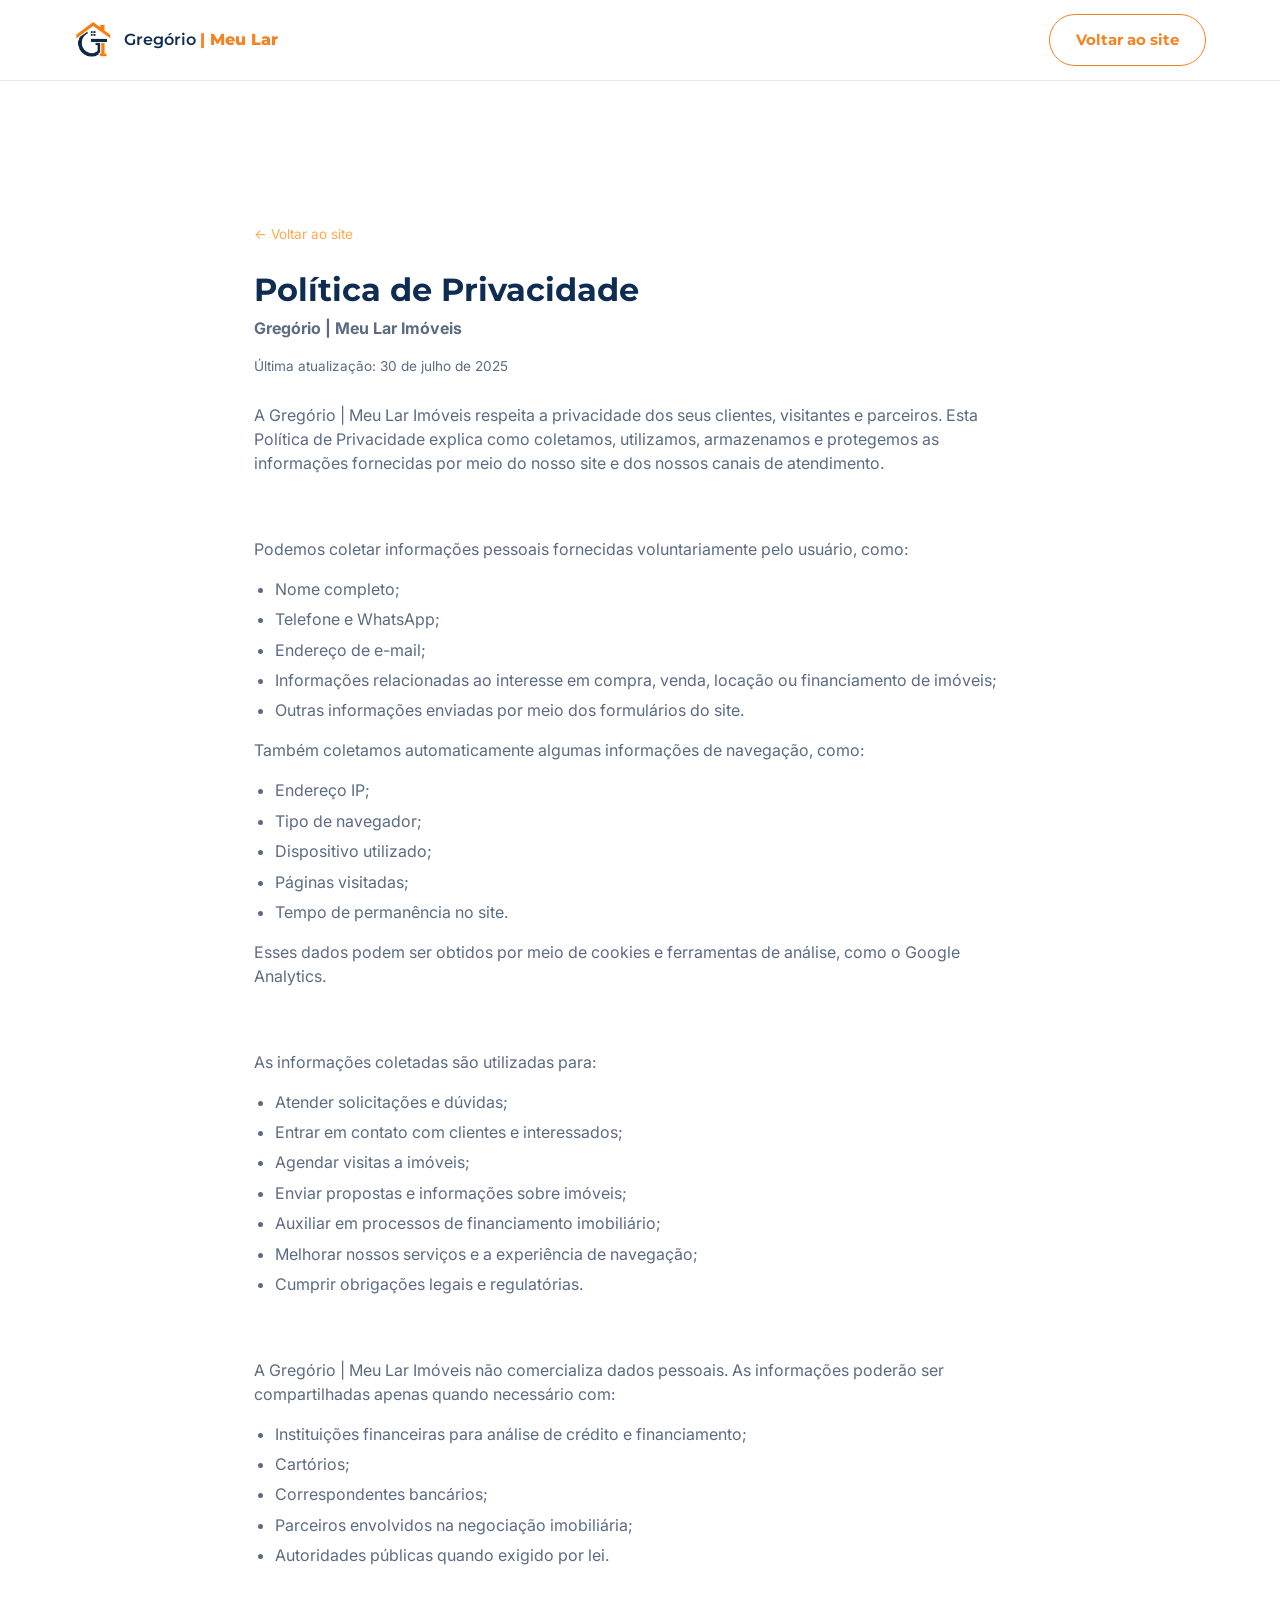
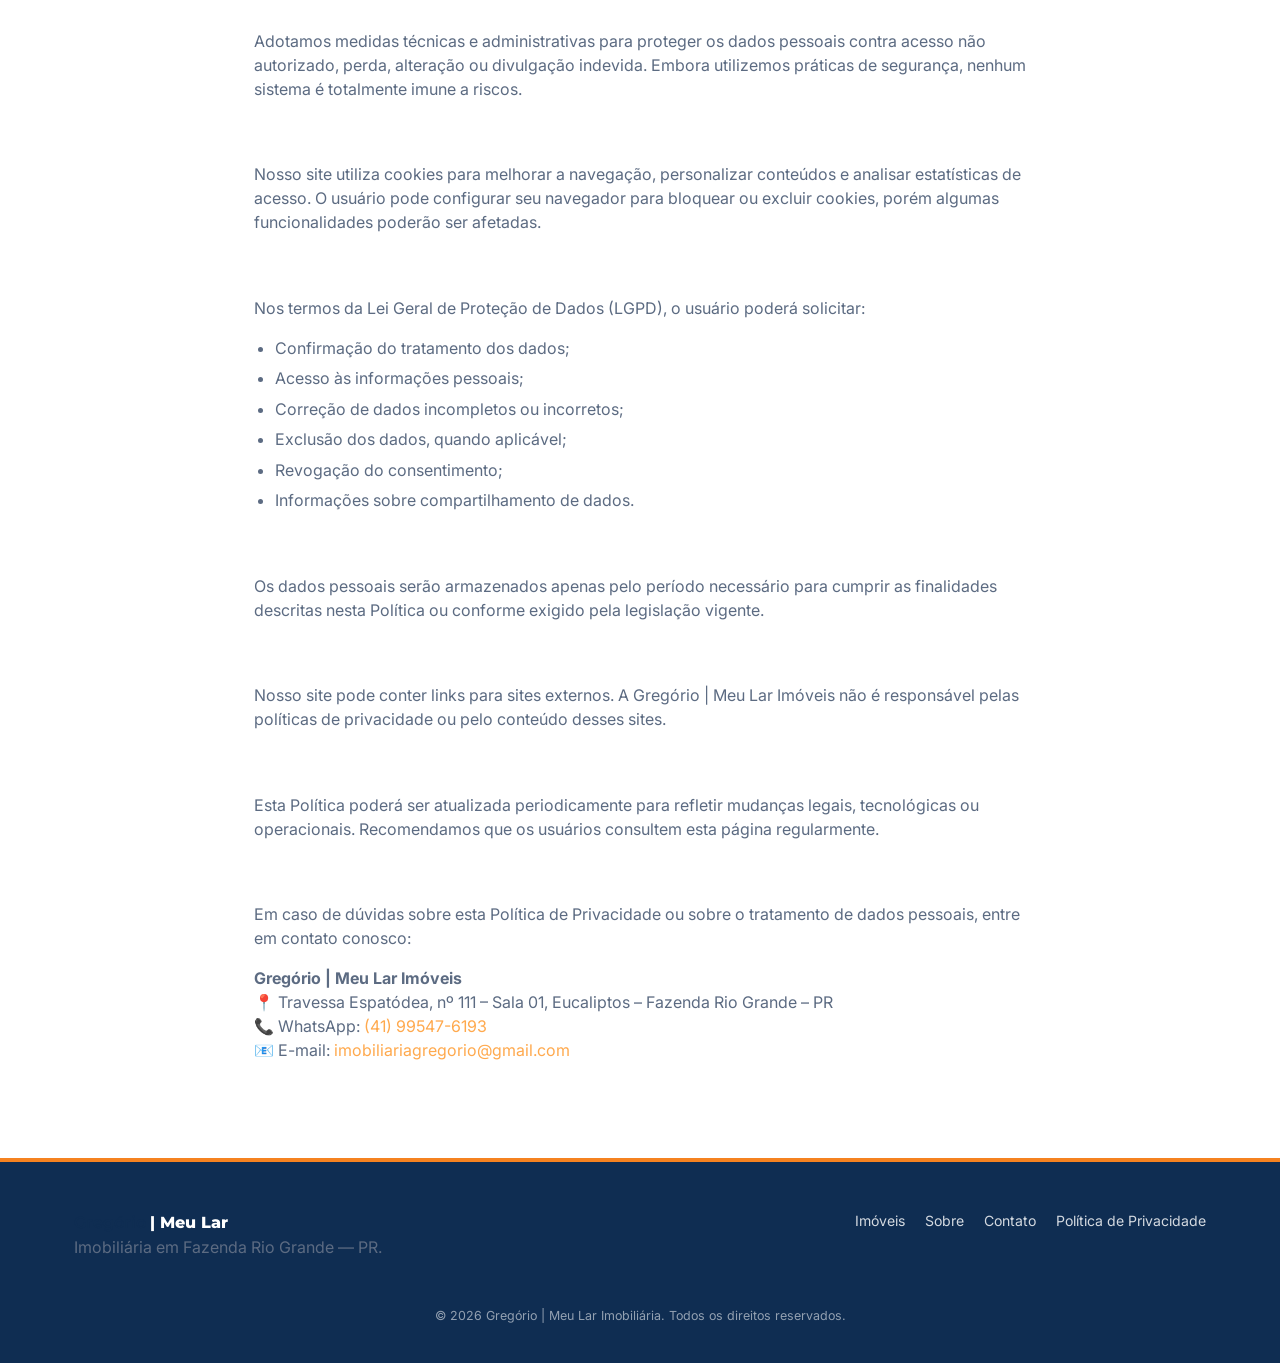
<file: politica-de-privacidade.html>
<!DOCTYPE html>
<html lang="pt-BR">
<head>
<meta charset="UTF-8">
<meta name="viewport" content="width=device-width, initial-scale=1.0">

<!-- Google tag (Analytics GA4 + Google Ads) -->
<script async src="https://www.googletagmanager.com/gtag/js?id=G-G29NGFN2ZF"></script>
<script>
  window.dataLayer = window.dataLayer || [];
  function gtag(){dataLayer.push(arguments);}
  gtag('js', new Date());
  gtag('config', 'G-G29NGFN2ZF');
  gtag('config', 'AW-10887243194');
</script>

<!-- Meta Pixel Code -->
<script>
  !function(f,b,e,v,n,t,s)
  {if(f.fbq)return;n=f.fbq=function(){n.callMethod?
  n.callMethod.apply(n,arguments):n.queue.push(arguments)};
  if(!f._fbq)f._fbq=n;n.push=n;n.loaded=!0;n.version='2.0';
  n.queue=[];t=b.createElement(e);t.async=!0;
  t.src=v;s=b.getElementsByTagName(e)[0];
  s.parentNode.insertBefore(t,s)}(window, document,'script',
  'https://connect.facebook.net/en_US/fbevents.js');
  fbq('init', '480291410458503');
  fbq('track', 'PageView');
</script>
<noscript><img height="1" width="1" style="display:none"
  src="https://www.facebook.com/tr?id=480291410458503&ev=PageView&noscript=1"
/></noscript>
<!-- End Meta Pixel Code -->

<title>Política de Privacidade — Gregório | Meu Lar Imóveis</title>
<meta name="description" content="Política de Privacidade da Gregório | Meu Lar Imóveis — como coletamos, usamos e protegemos seus dados.">
<link rel="canonical" href="https://gregoriomeular-site.netlify.app/politica-de-privacidade">
<link rel="preconnect" href="https://fonts.googleapis.com">
<link rel="preconnect" href="https://fonts.gstatic.com" crossorigin>
<link href="https://fonts.googleapis.com/css2?family=Montserrat:wght@600;700;800&family=Inter:wght@400;500;600&display=swap" rel="stylesheet">
<link rel="icon" type="image/png" href="/assets/logo-header.png">
<link rel="apple-touch-icon" href="/assets/logo-header.png">
<link rel="stylesheet" href="/css/style.css">
<style>
  .legal-page{padding:140px 0 80px;}
  .legal-page .container{max-width:820px;}
  .legal-page h1{font-size:2rem;margin-bottom:.2em;}
  .legal-updated{color:var(--gray-text);font-size:.85rem;margin-bottom:2em;}
  .legal-page h2{font-size:1.15rem;margin-top:1.8em;color:var(--white);}
  .legal-page ul{margin:0 0 1em;padding-left:1.3em;color:var(--gray-text);}
  .legal-page li{margin-bottom:.4em;}
  .legal-page a{color:var(--orange-light);}
  .legal-back{display:inline-flex;align-items:center;gap:6px;margin-bottom:28px;font-size:.85rem;color:var(--gray-text);text-decoration:none;}
  .legal-back:hover{color:var(--white);}
</style>
</head>
<body>

<!-- ============ HEADER ============ -->
<header class="site-header" id="header">
  <div class="container header-inner">
    <a class='logo' href='/'>
      <img src="/assets/logo-header.png" alt="Gregório | Meu Lar" class="logo-mark-img">
      <span class="logo-text">Gregório <strong>| Meu Lar</strong></span>
    </a>
    <a class='btn btn-outline' href='/'>Voltar ao site</a>
  </div>
</header>

<!-- ============ CONTEÚDO ============ -->
<main class="legal-page">
  <div class="container">
    <a class='legal-back' href='/'>&larr; Voltar ao site</a>
    <h1>Política de Privacidade</h1>
    <p><strong>Gregório | Meu Lar Imóveis</strong></p>
    <p class="legal-updated">Última atualização: 30 de julho de 2025</p>

    <p>A Gregório | Meu Lar Imóveis respeita a privacidade dos seus clientes, visitantes e parceiros. Esta Política de Privacidade explica como coletamos, utilizamos, armazenamos e protegemos as informações fornecidas por meio do nosso site e dos nossos canais de atendimento.</p>

    <h2>1. Coleta de informações</h2>
    <p>Podemos coletar informações pessoais fornecidas voluntariamente pelo usuário, como:</p>
    <ul>
      <li>Nome completo;</li>
      <li>Telefone e WhatsApp;</li>
      <li>Endereço de e-mail;</li>
      <li>Informações relacionadas ao interesse em compra, venda, locação ou financiamento de imóveis;</li>
      <li>Outras informações enviadas por meio dos formulários do site.</li>
    </ul>
    <p>Também coletamos automaticamente algumas informações de navegação, como:</p>
    <ul>
      <li>Endereço IP;</li>
      <li>Tipo de navegador;</li>
      <li>Dispositivo utilizado;</li>
      <li>Páginas visitadas;</li>
      <li>Tempo de permanência no site.</li>
    </ul>
    <p>Esses dados podem ser obtidos por meio de cookies e ferramentas de análise, como o Google Analytics.</p>

    <h2>2. Finalidade do uso das informações</h2>
    <p>As informações coletadas são utilizadas para:</p>
    <ul>
      <li>Atender solicitações e dúvidas;</li>
      <li>Entrar em contato com clientes e interessados;</li>
      <li>Agendar visitas a imóveis;</li>
      <li>Enviar propostas e informações sobre imóveis;</li>
      <li>Auxiliar em processos de financiamento imobiliário;</li>
      <li>Melhorar nossos serviços e a experiência de navegação;</li>
      <li>Cumprir obrigações legais e regulatórias.</li>
    </ul>

    <h2>3. Compartilhamento de dados</h2>
    <p>A Gregório | Meu Lar Imóveis não comercializa dados pessoais. As informações poderão ser compartilhadas apenas quando necessário com:</p>
    <ul>
      <li>Instituições financeiras para análise de crédito e financiamento;</li>
      <li>Cartórios;</li>
      <li>Correspondentes bancários;</li>
      <li>Parceiros envolvidos na negociação imobiliária;</li>
      <li>Autoridades públicas quando exigido por lei.</li>
    </ul>

    <h2>4. Segurança das informações</h2>
    <p>Adotamos medidas técnicas e administrativas para proteger os dados pessoais contra acesso não autorizado, perda, alteração ou divulgação indevida. Embora utilizemos práticas de segurança, nenhum sistema é totalmente imune a riscos.</p>

    <h2>5. Cookies</h2>
    <p>Nosso site utiliza cookies para melhorar a navegação, personalizar conteúdos e analisar estatísticas de acesso. O usuário pode configurar seu navegador para bloquear ou excluir cookies, porém algumas funcionalidades poderão ser afetadas.</p>

    <h2>6. Direitos do titular dos dados</h2>
    <p>Nos termos da Lei Geral de Proteção de Dados (LGPD), o usuário poderá solicitar:</p>
    <ul>
      <li>Confirmação do tratamento dos dados;</li>
      <li>Acesso às informações pessoais;</li>
      <li>Correção de dados incompletos ou incorretos;</li>
      <li>Exclusão dos dados, quando aplicável;</li>
      <li>Revogação do consentimento;</li>
      <li>Informações sobre compartilhamento de dados.</li>
    </ul>

    <h2>7. Retenção das informações</h2>
    <p>Os dados pessoais serão armazenados apenas pelo período necessário para cumprir as finalidades descritas nesta Política ou conforme exigido pela legislação vigente.</p>

    <h2>8. Links para sites de terceiros</h2>
    <p>Nosso site pode conter links para sites externos. A Gregório | Meu Lar Imóveis não é responsável pelas políticas de privacidade ou pelo conteúdo desses sites.</p>

    <h2>9. Alterações nesta Política</h2>
    <p>Esta Política poderá ser atualizada periodicamente para refletir mudanças legais, tecnológicas ou operacionais. Recomendamos que os usuários consultem esta página regularmente.</p>

    <h2>10. Contato</h2>
    <p>Em caso de dúvidas sobre esta Política de Privacidade ou sobre o tratamento de dados pessoais, entre em contato conosco:</p>
    <p>
      <strong>Gregório | Meu Lar Imóveis</strong><br>
      📍 Travessa Espatódea, nº 111 – Sala 01, Eucaliptos – Fazenda Rio Grande – PR<br>
      📞 WhatsApp: <a href="https://wa.me/5541995476193" target="_blank" rel="noopener">(41) 99547-6193</a><br>
      📧 E-mail: <a href="mailto:imobiliariagregorio@gmail.com">imobiliariagregorio@gmail.com</a>
    </p>
  </div>
</main>

<!-- ============ FOOTER ============ -->
<footer class="site-footer">
  <div class="container footer-inner">
    <div>
      <span class="logo-text">Gregório <strong>| Meu Lar</strong></span>
      <p>Imobiliária em Fazenda Rio Grande — PR.</p>
    </div>
    <div class="footer-links">
      <a href='/#imoveis'>Imóveis</a>
      <a href='/#sobre'>Sobre</a>
      <a href='/#contato'>Contato</a>
      <a href='/politica-de-privacidade'>Política de Privacidade</a>
    </div>
  </div>
  <p class="footer-copy">© <span id="year"></span> Gregório | Meu Lar Imobiliária. Todos os direitos reservados.</p>
</footer>

<script>document.getElementById('year').textContent = new Date().getFullYear();</script>
</body>
</html>
</file>
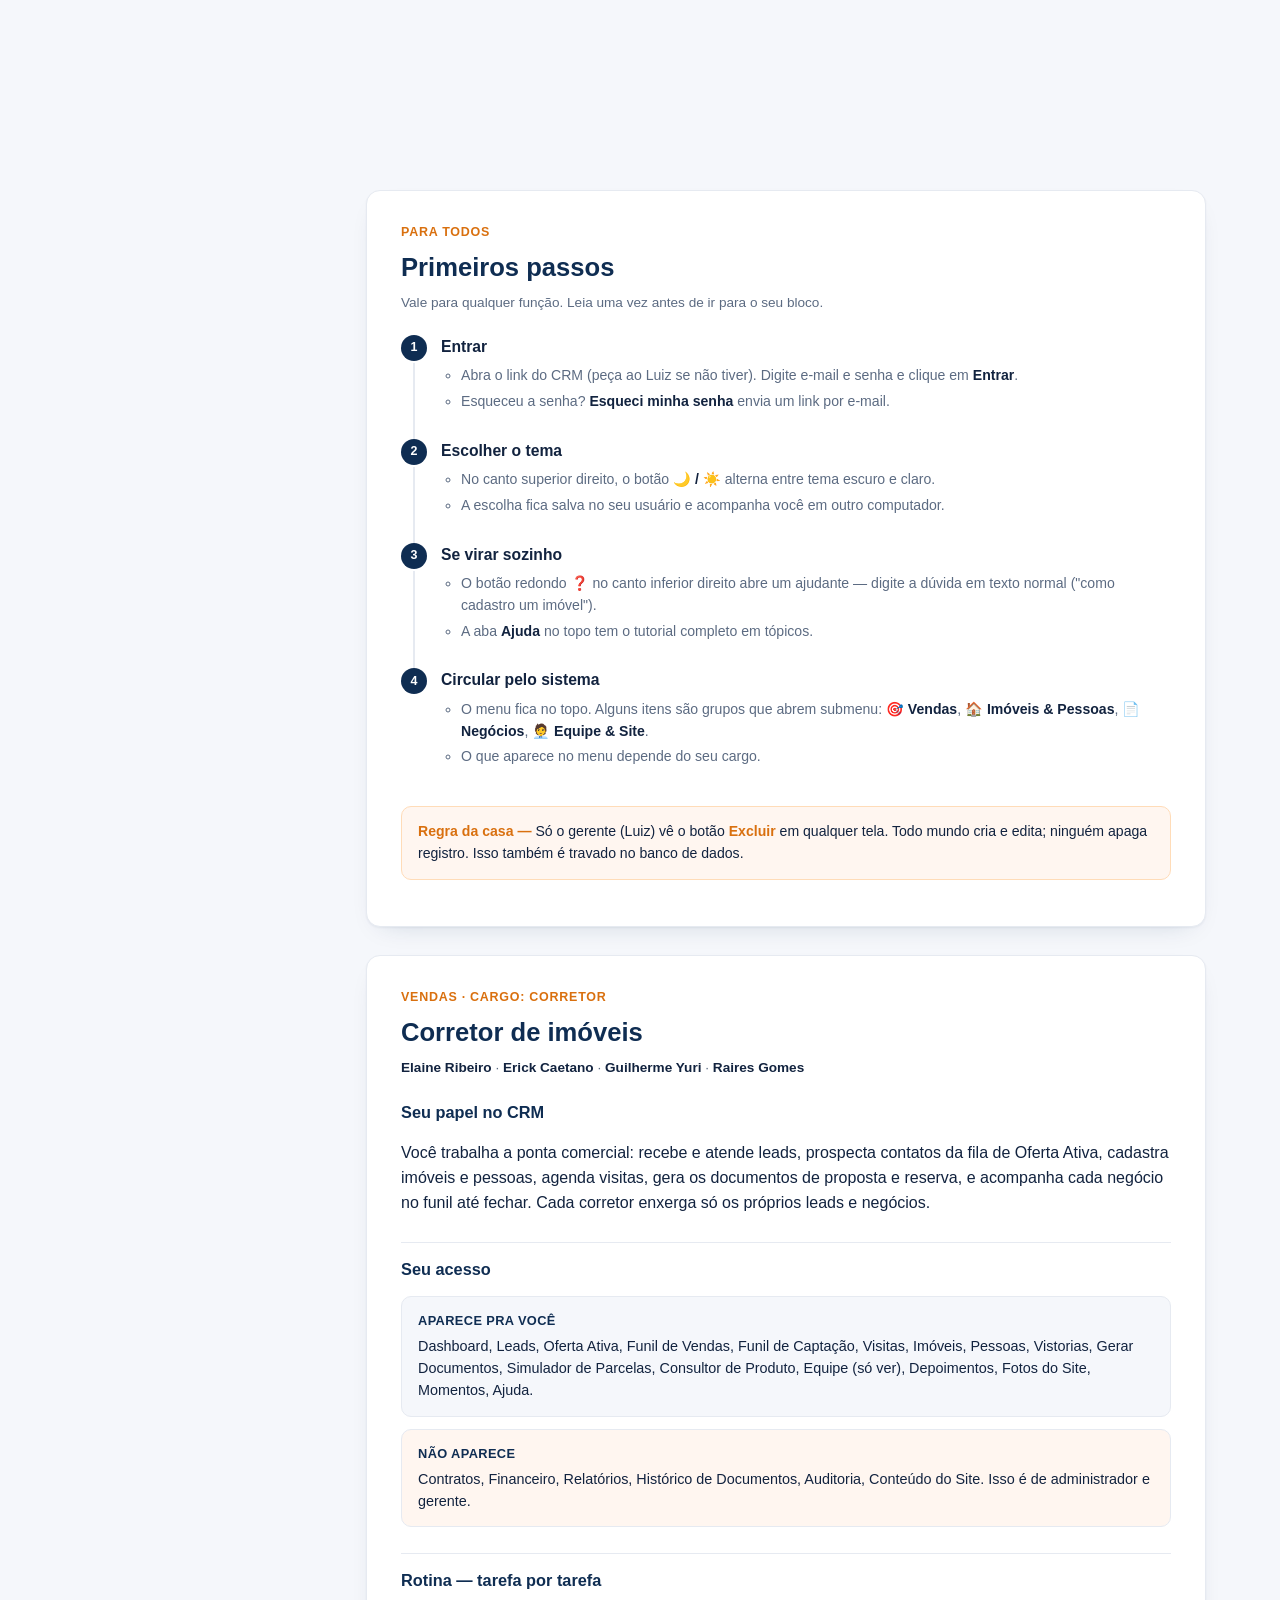
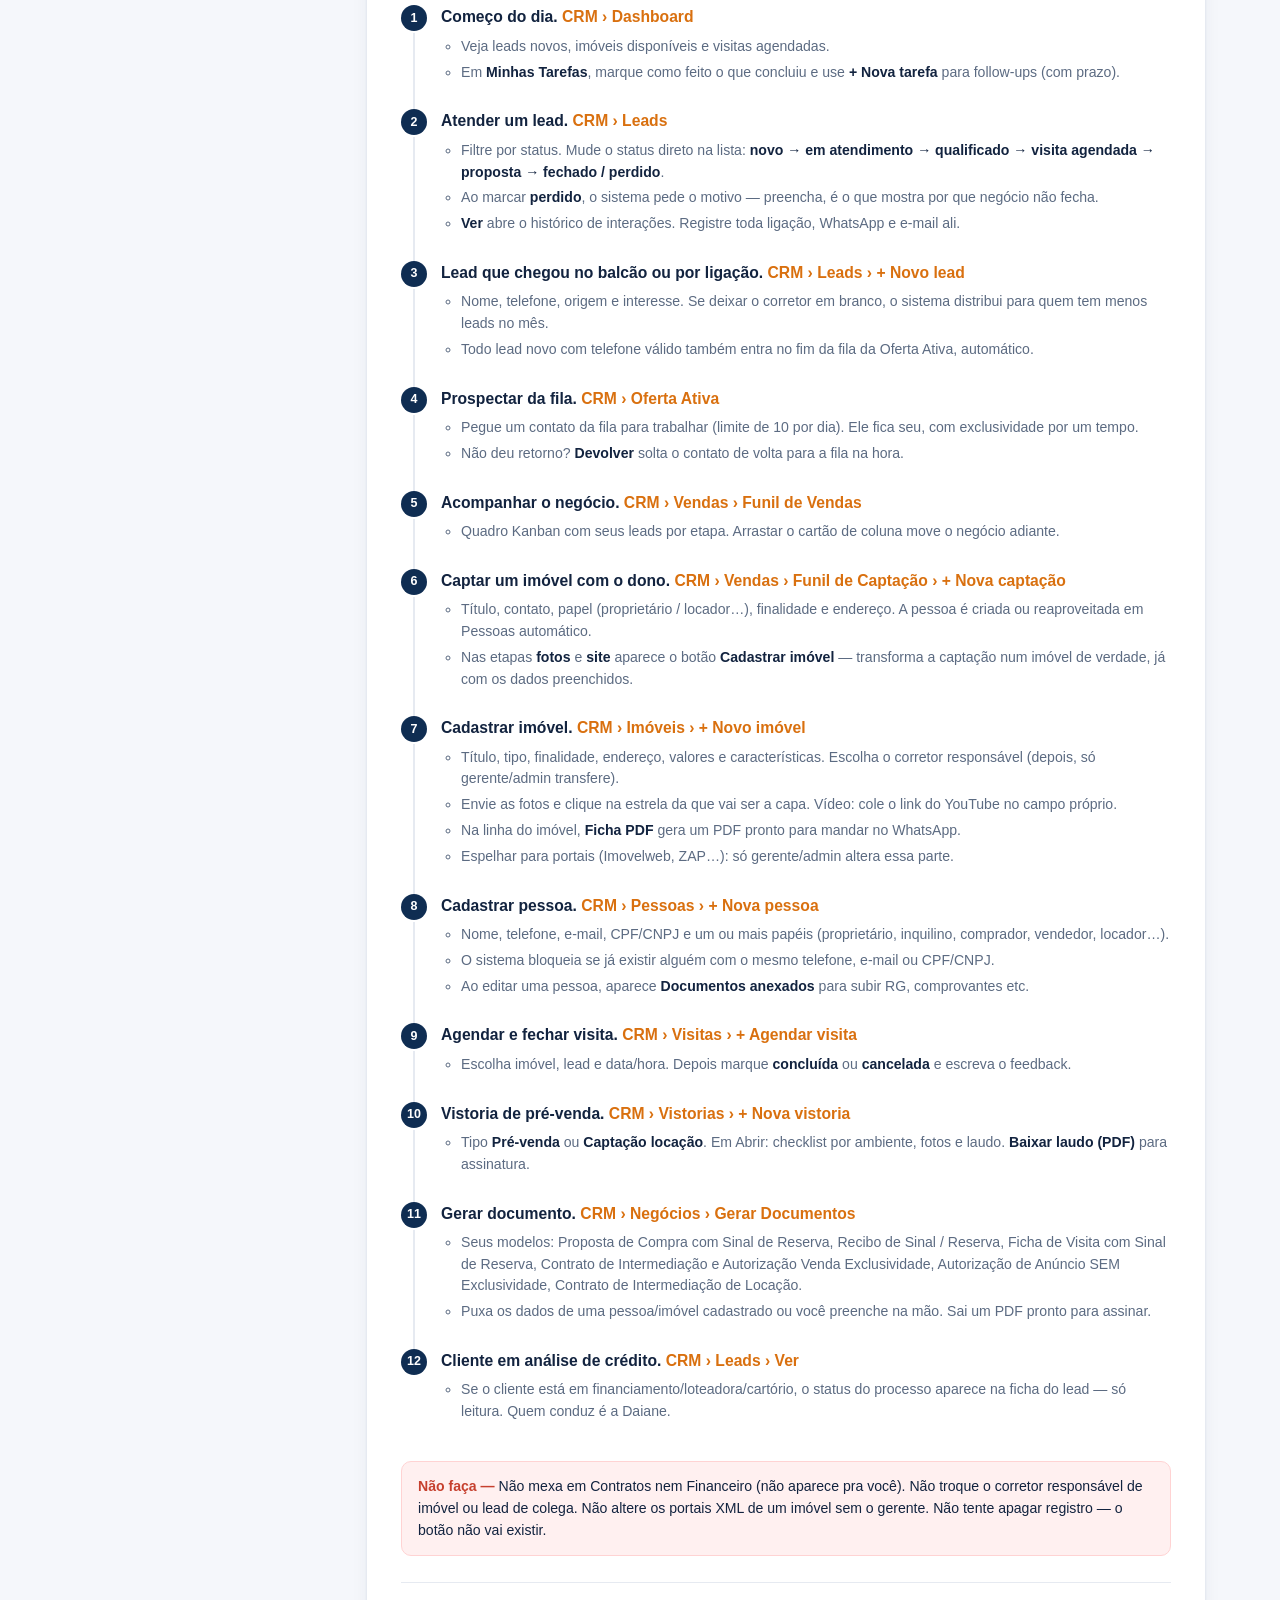
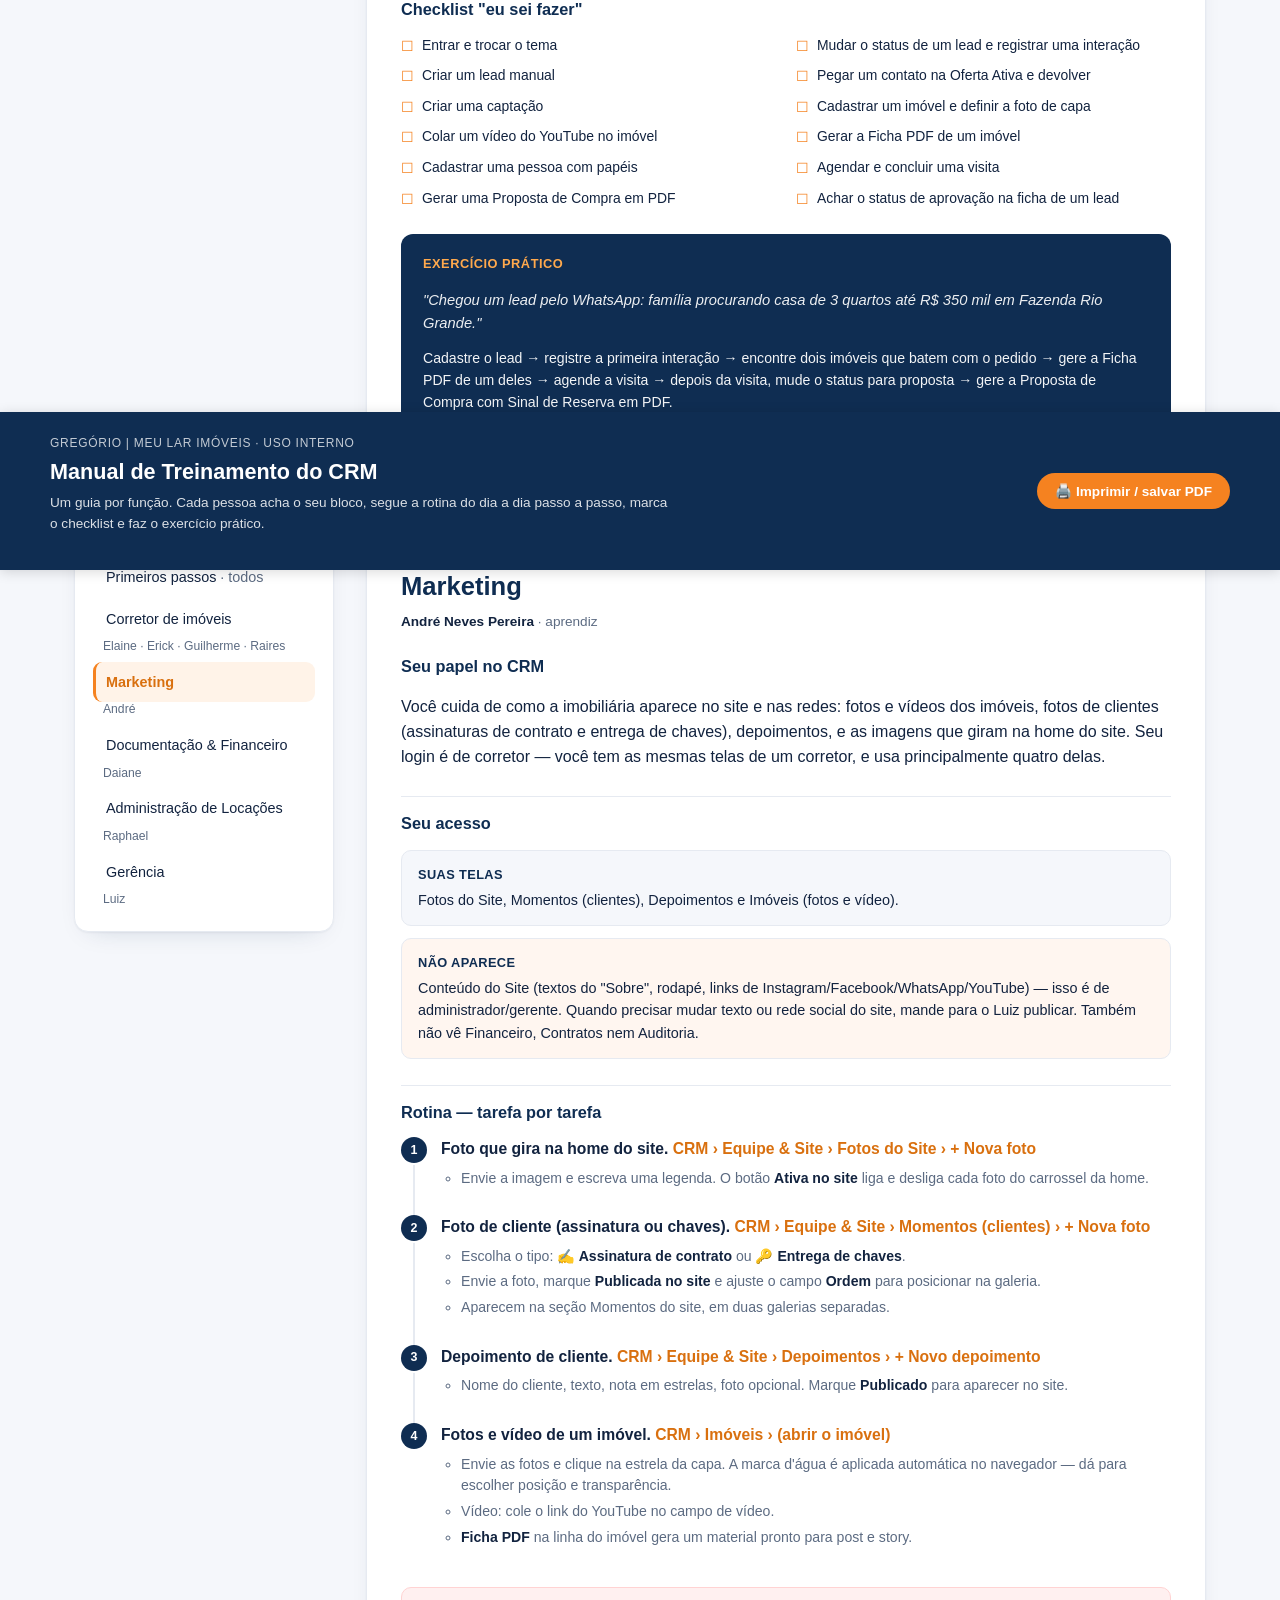
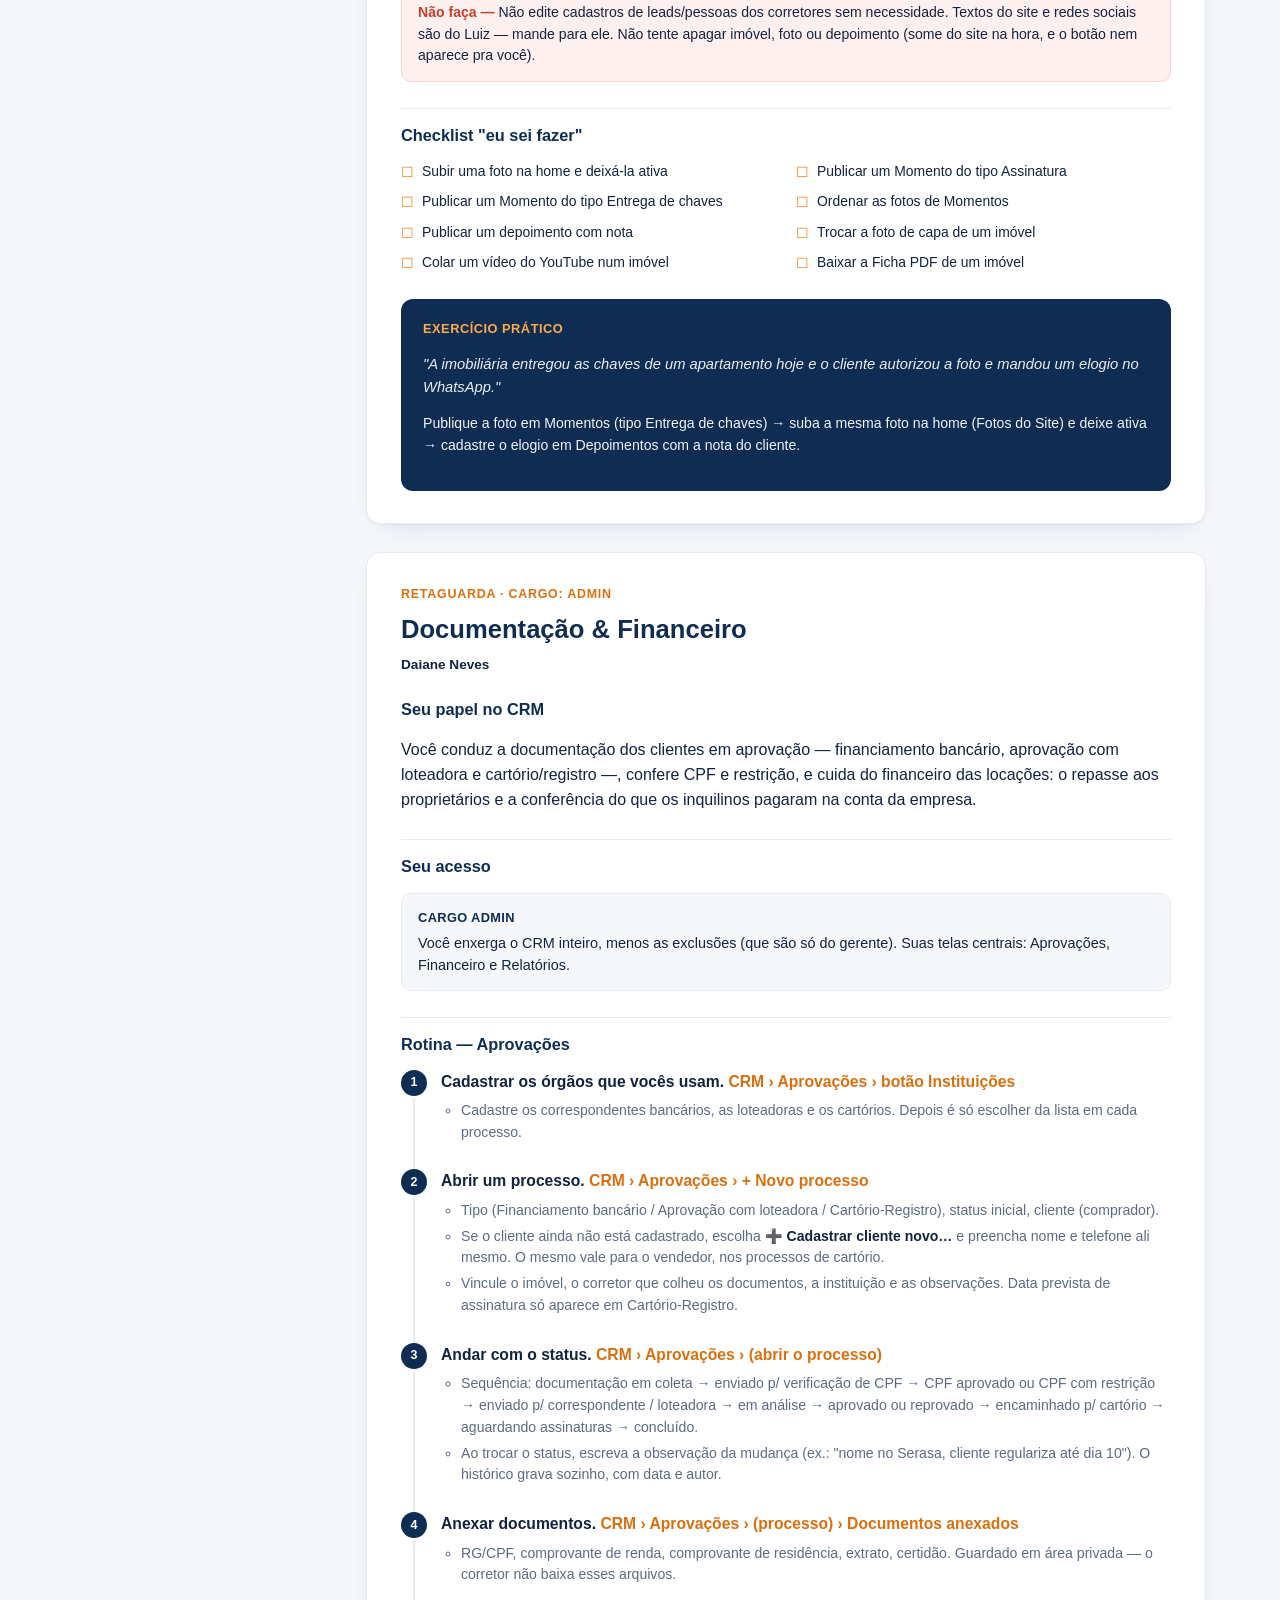
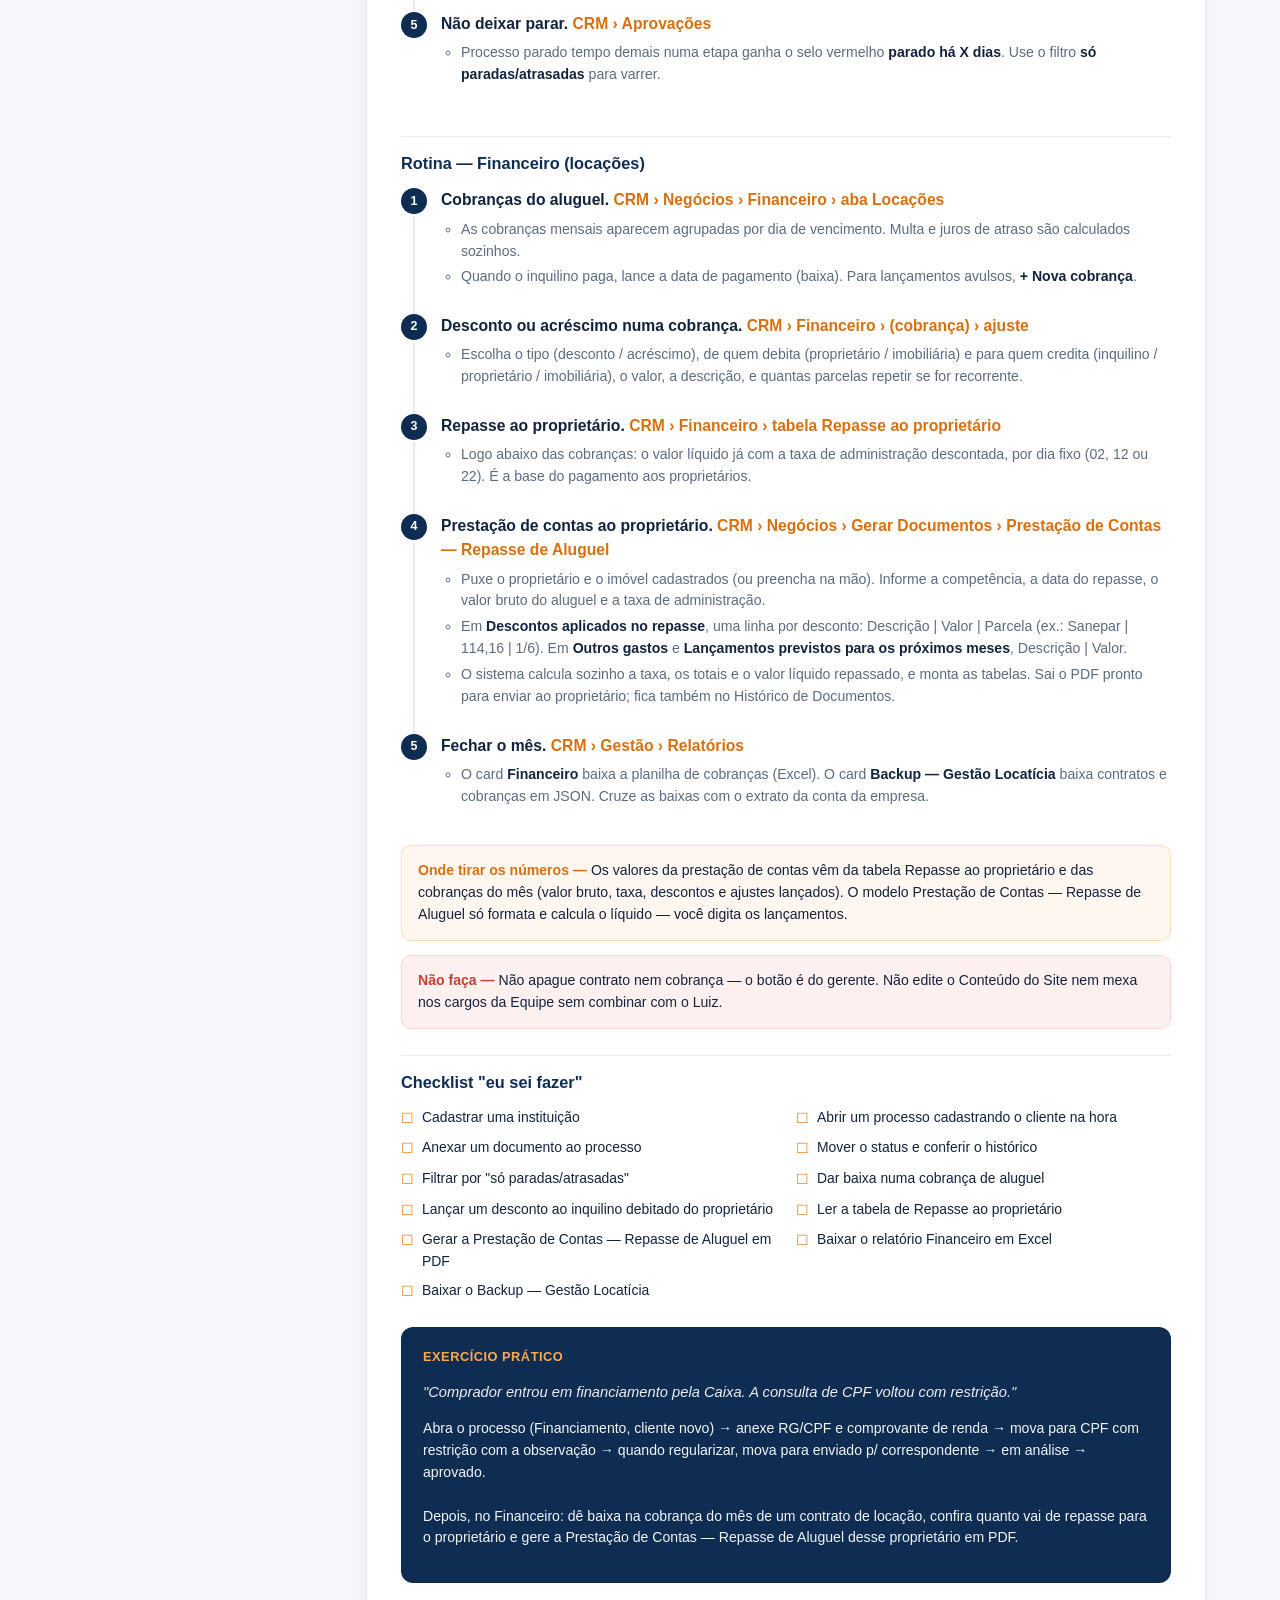
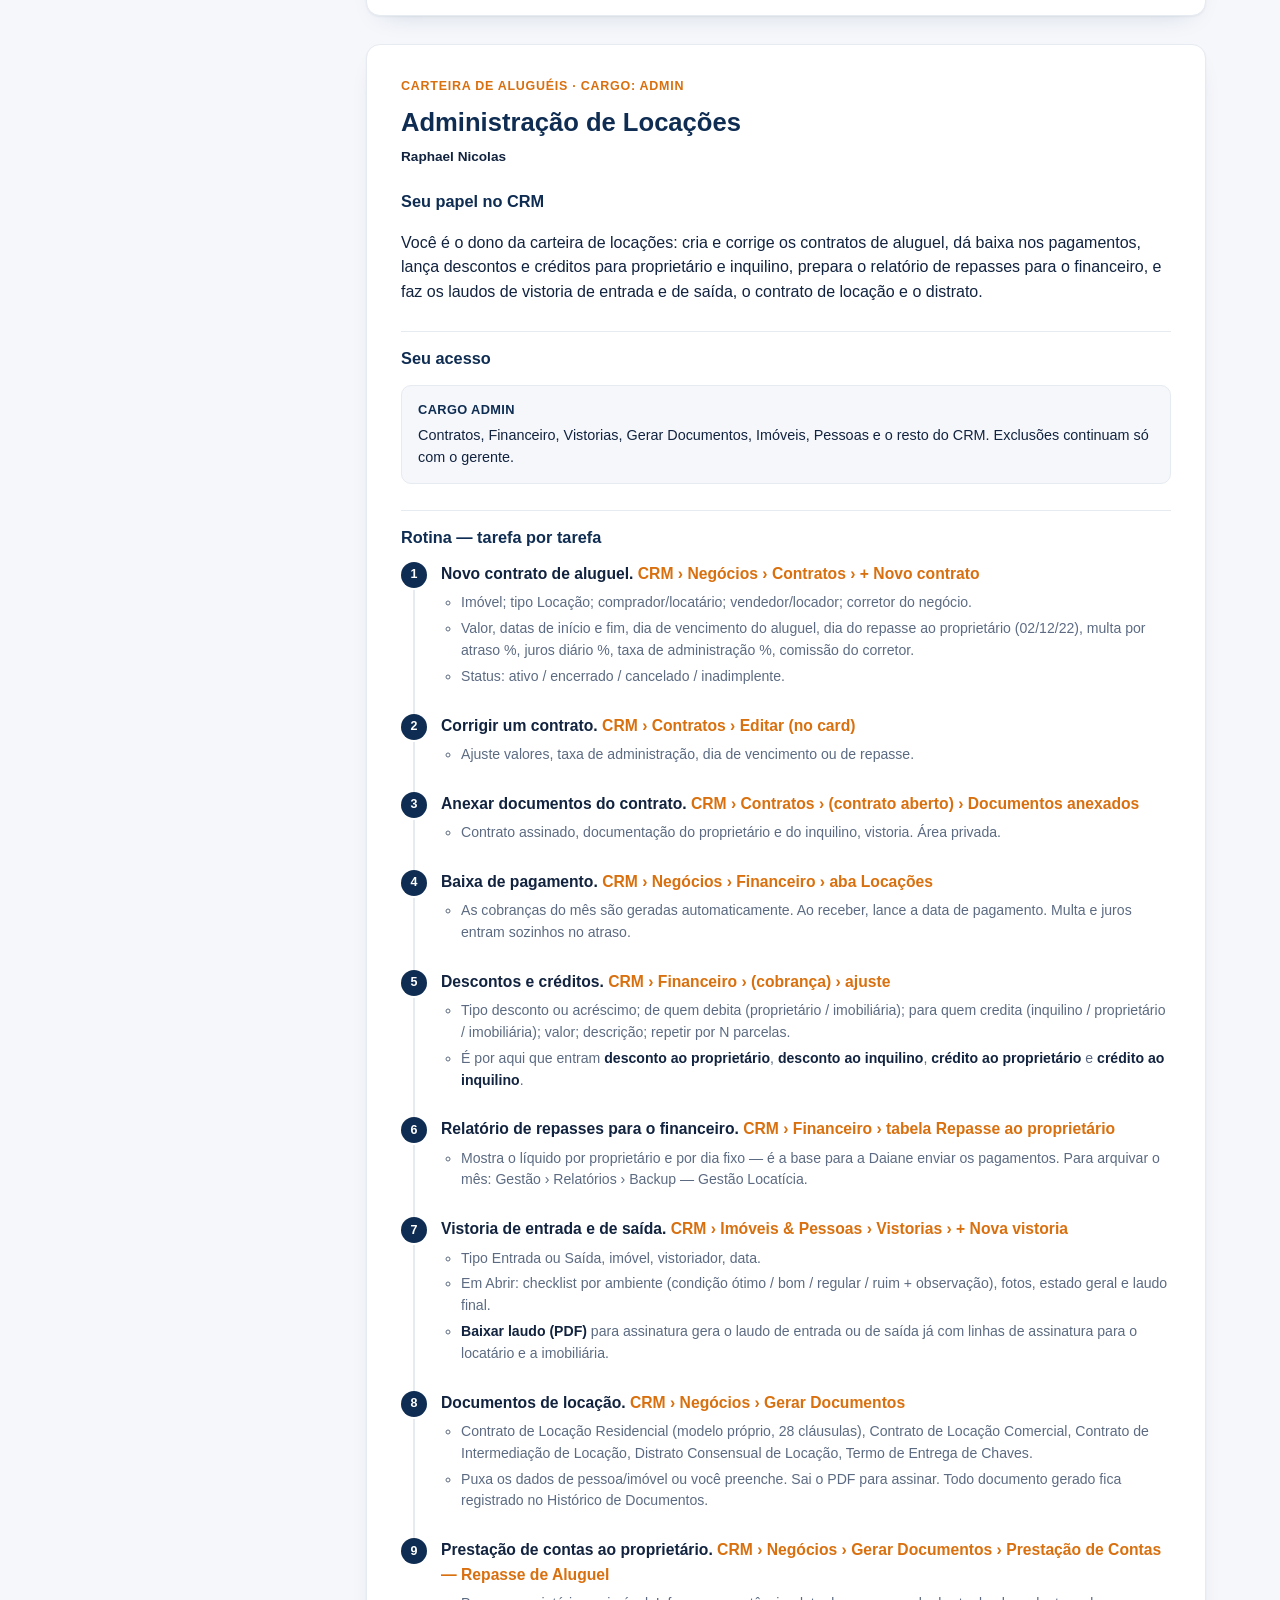
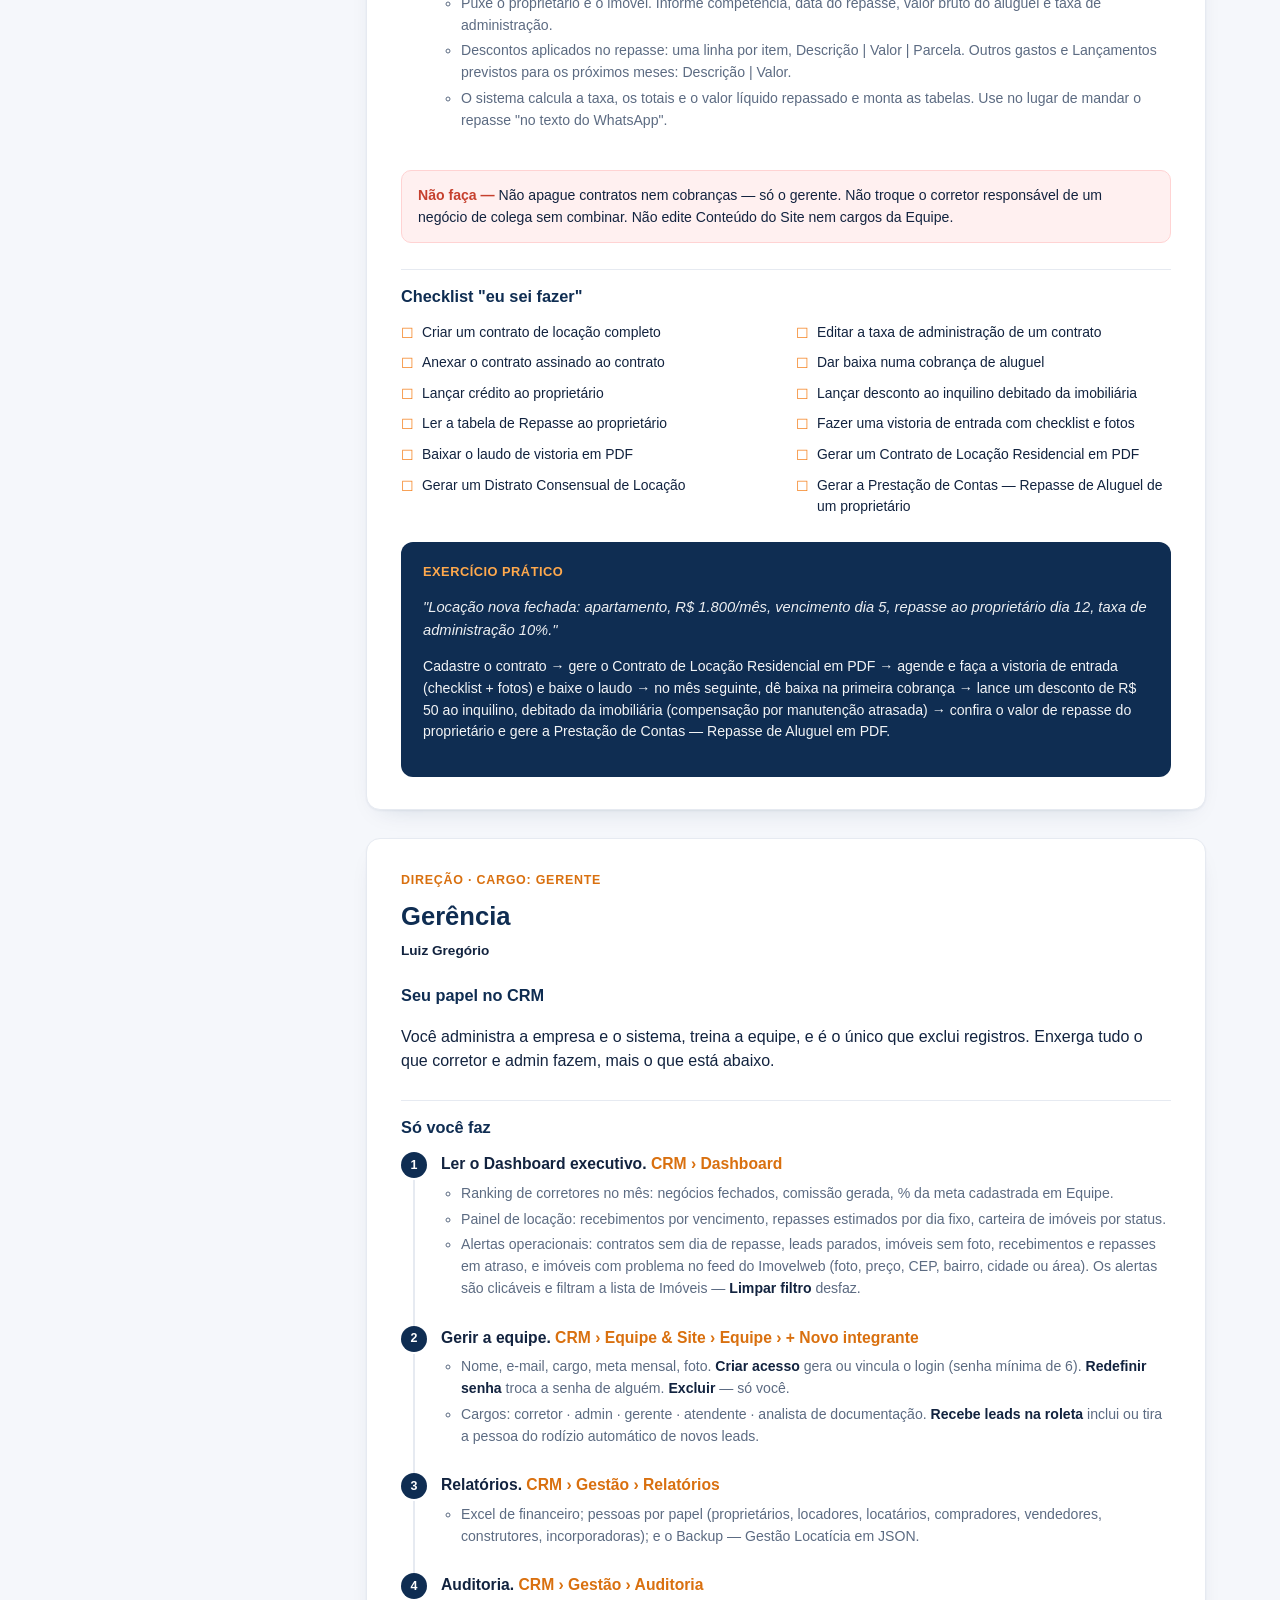
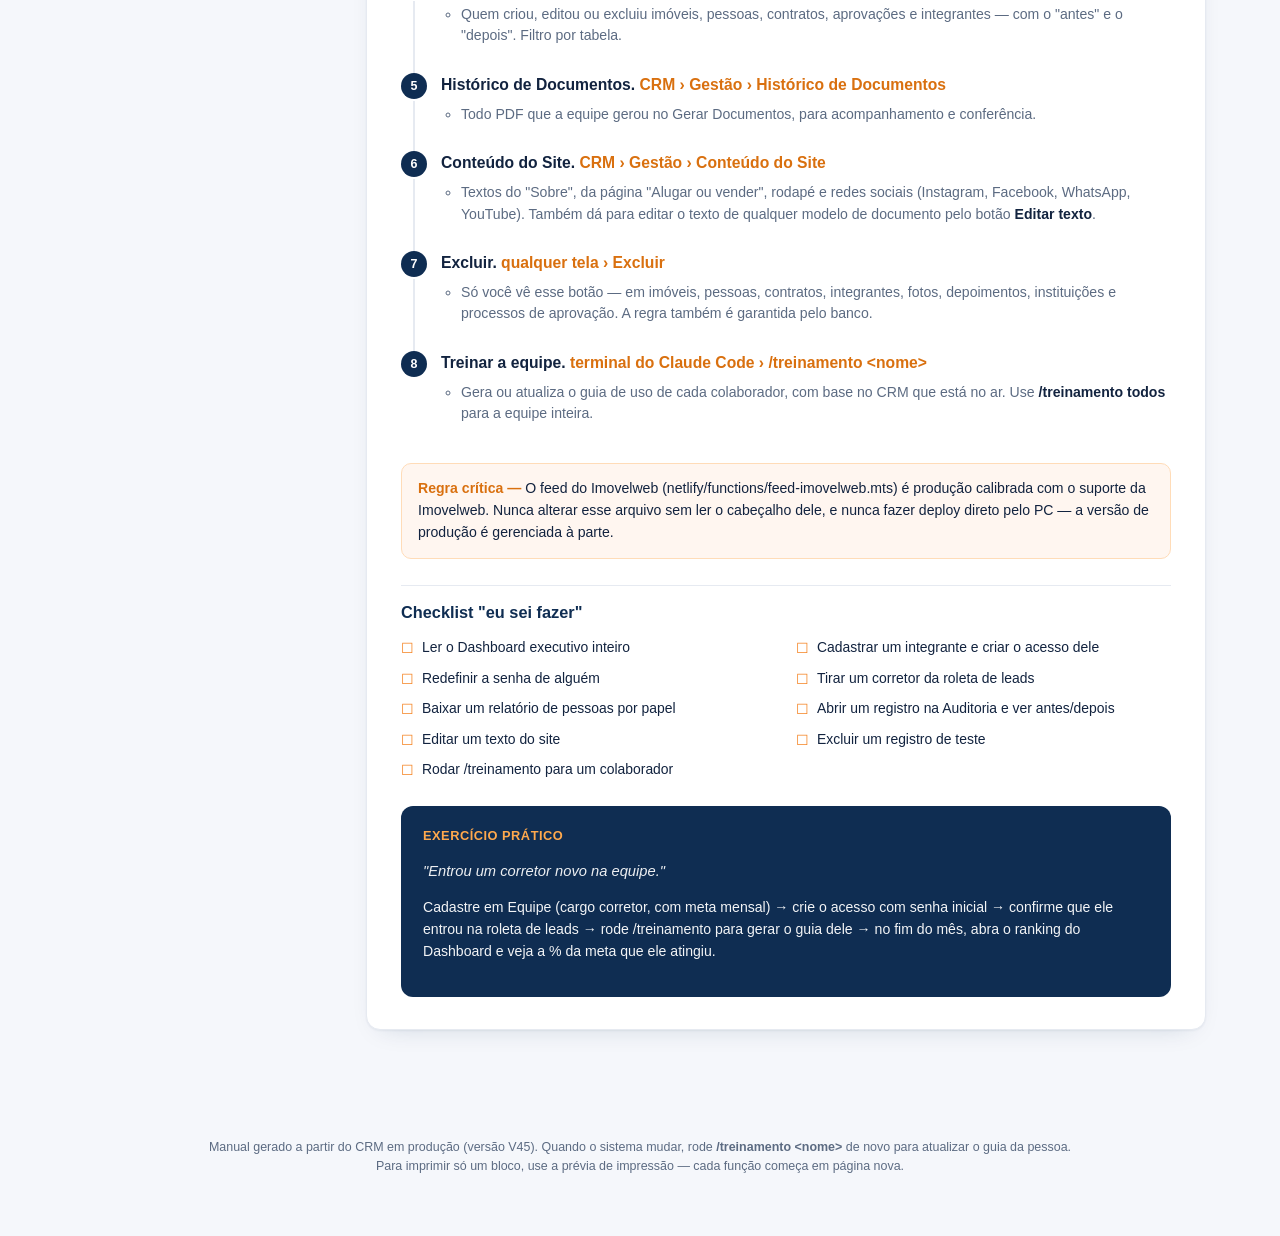
<file: treinamento/andre.html>
<!DOCTYPE html>
<html lang="pt-BR">
<head>
<meta charset="UTF-8">
<meta http-equiv="refresh" content="0; url=/treinamento/index.html#marketing">
<meta name="robots" content="noindex, nofollow">
<link rel="canonical" href="/treinamento/index.html#marketing">
<title>Manual de Treinamento — André Neves Pereira</title>
</head>
<body style="font-family:Inter,sans-serif; background:#0F2D52; color:#fff; display:flex; align-items:center; justify-content:center; height:100vh; margin:0;">
  <p>Abrindo o manual de <strong>André Neves Pereira</strong>… <a href='/treinamento/#marketing' style='color:#FFA94D;'>clique aqui</a> se não for automático.</p>
</body>
</html>
</file>
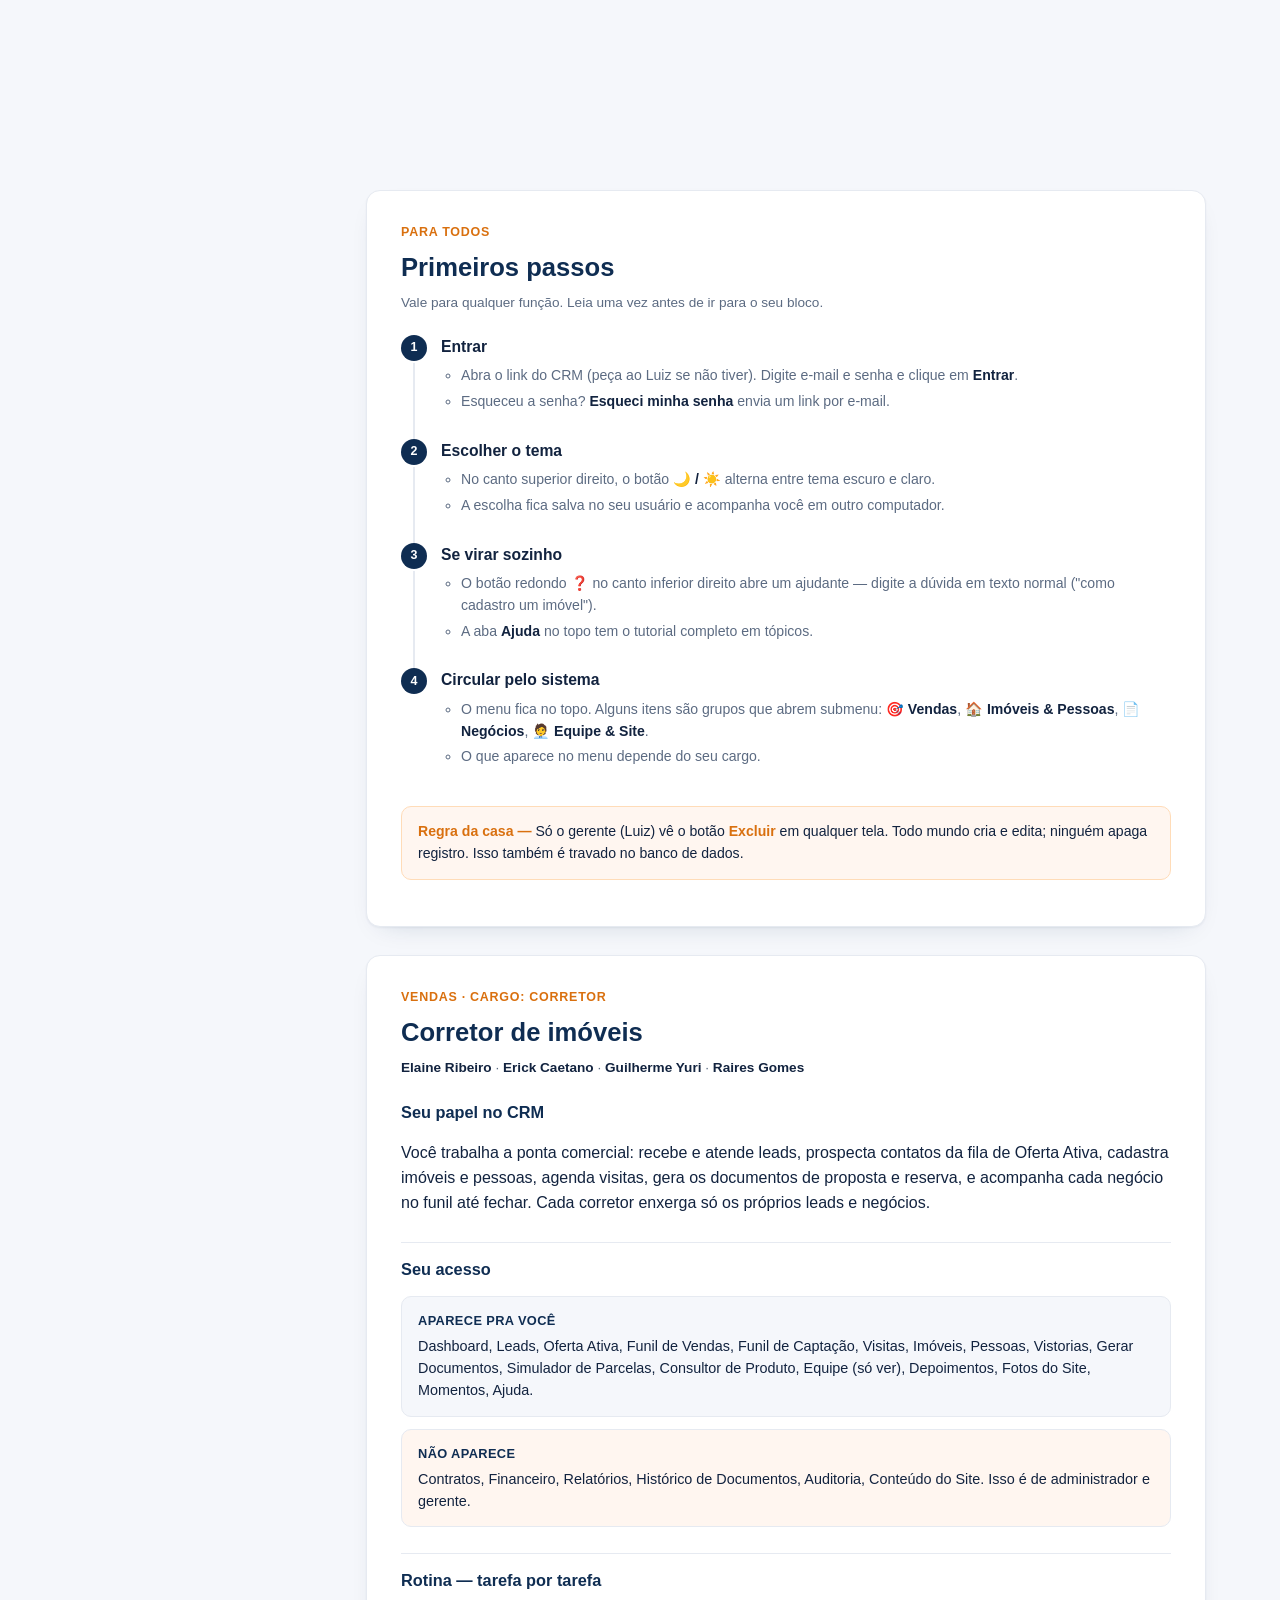
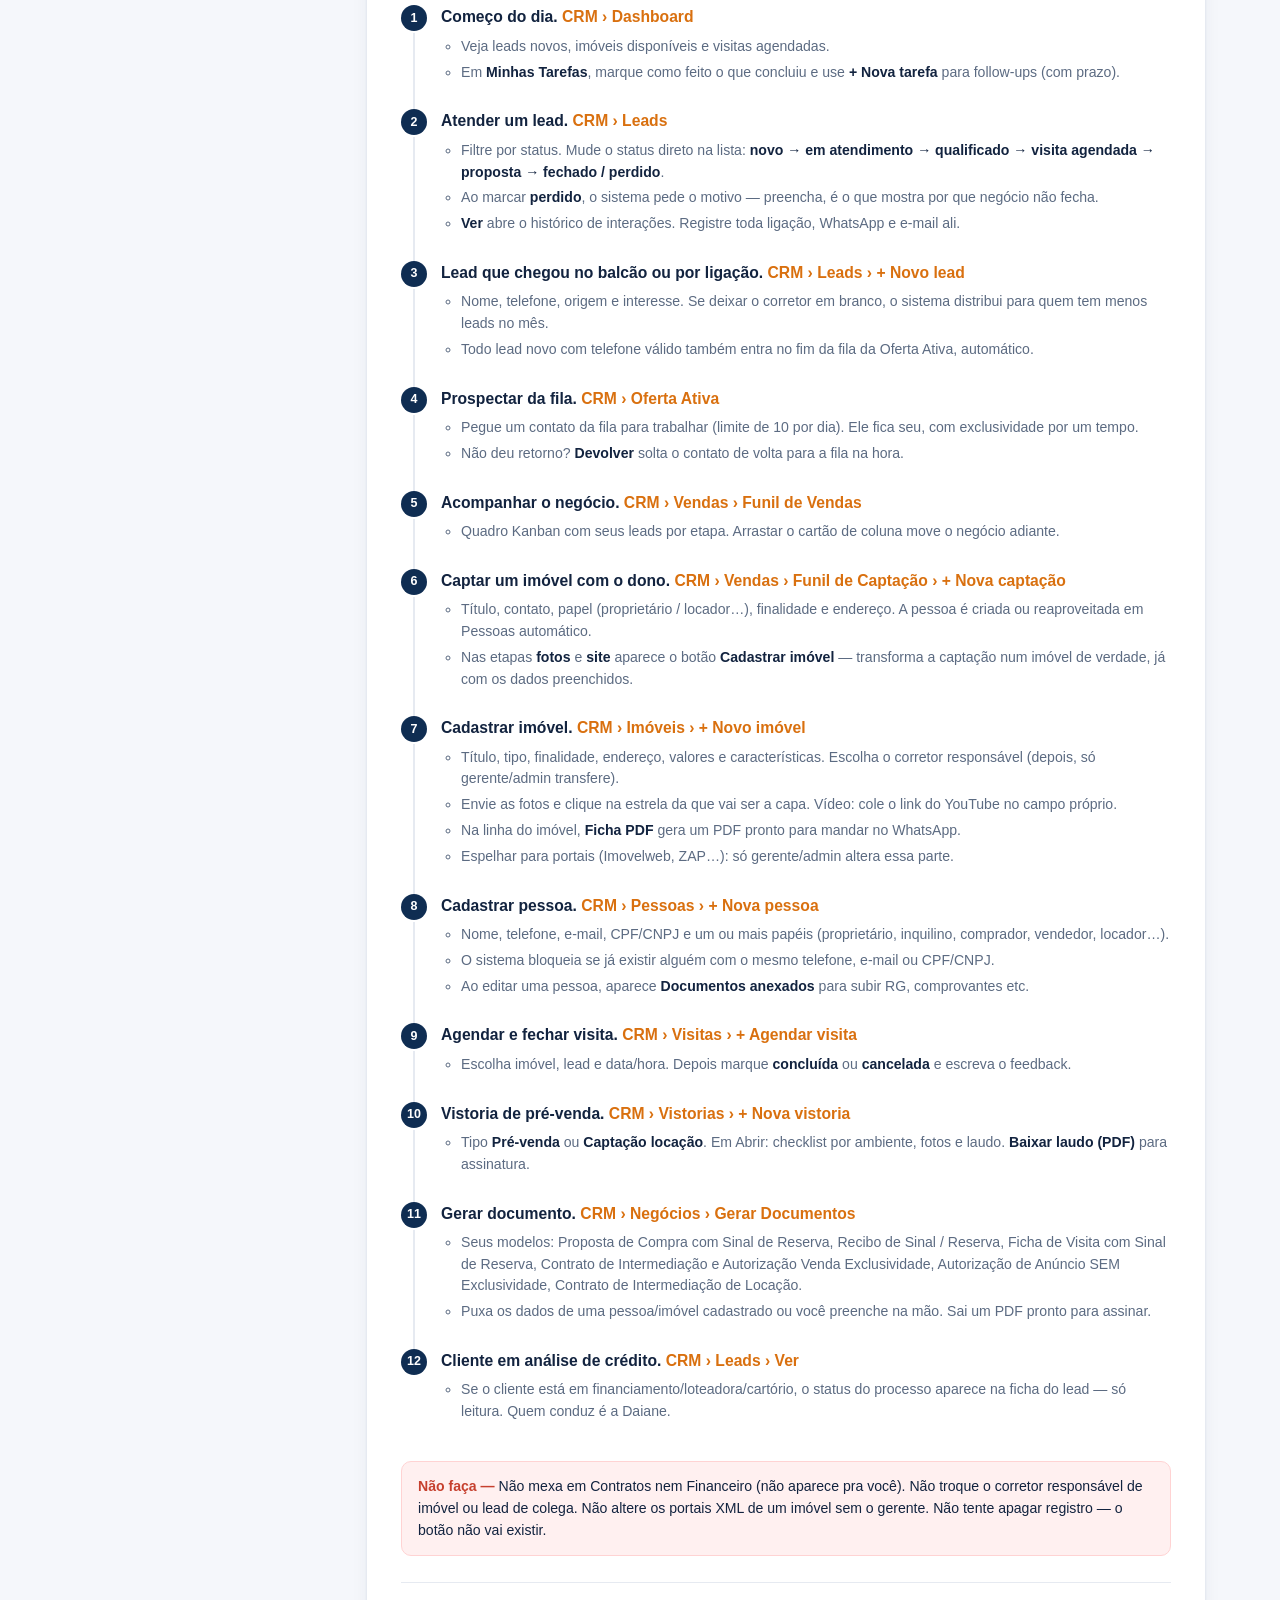
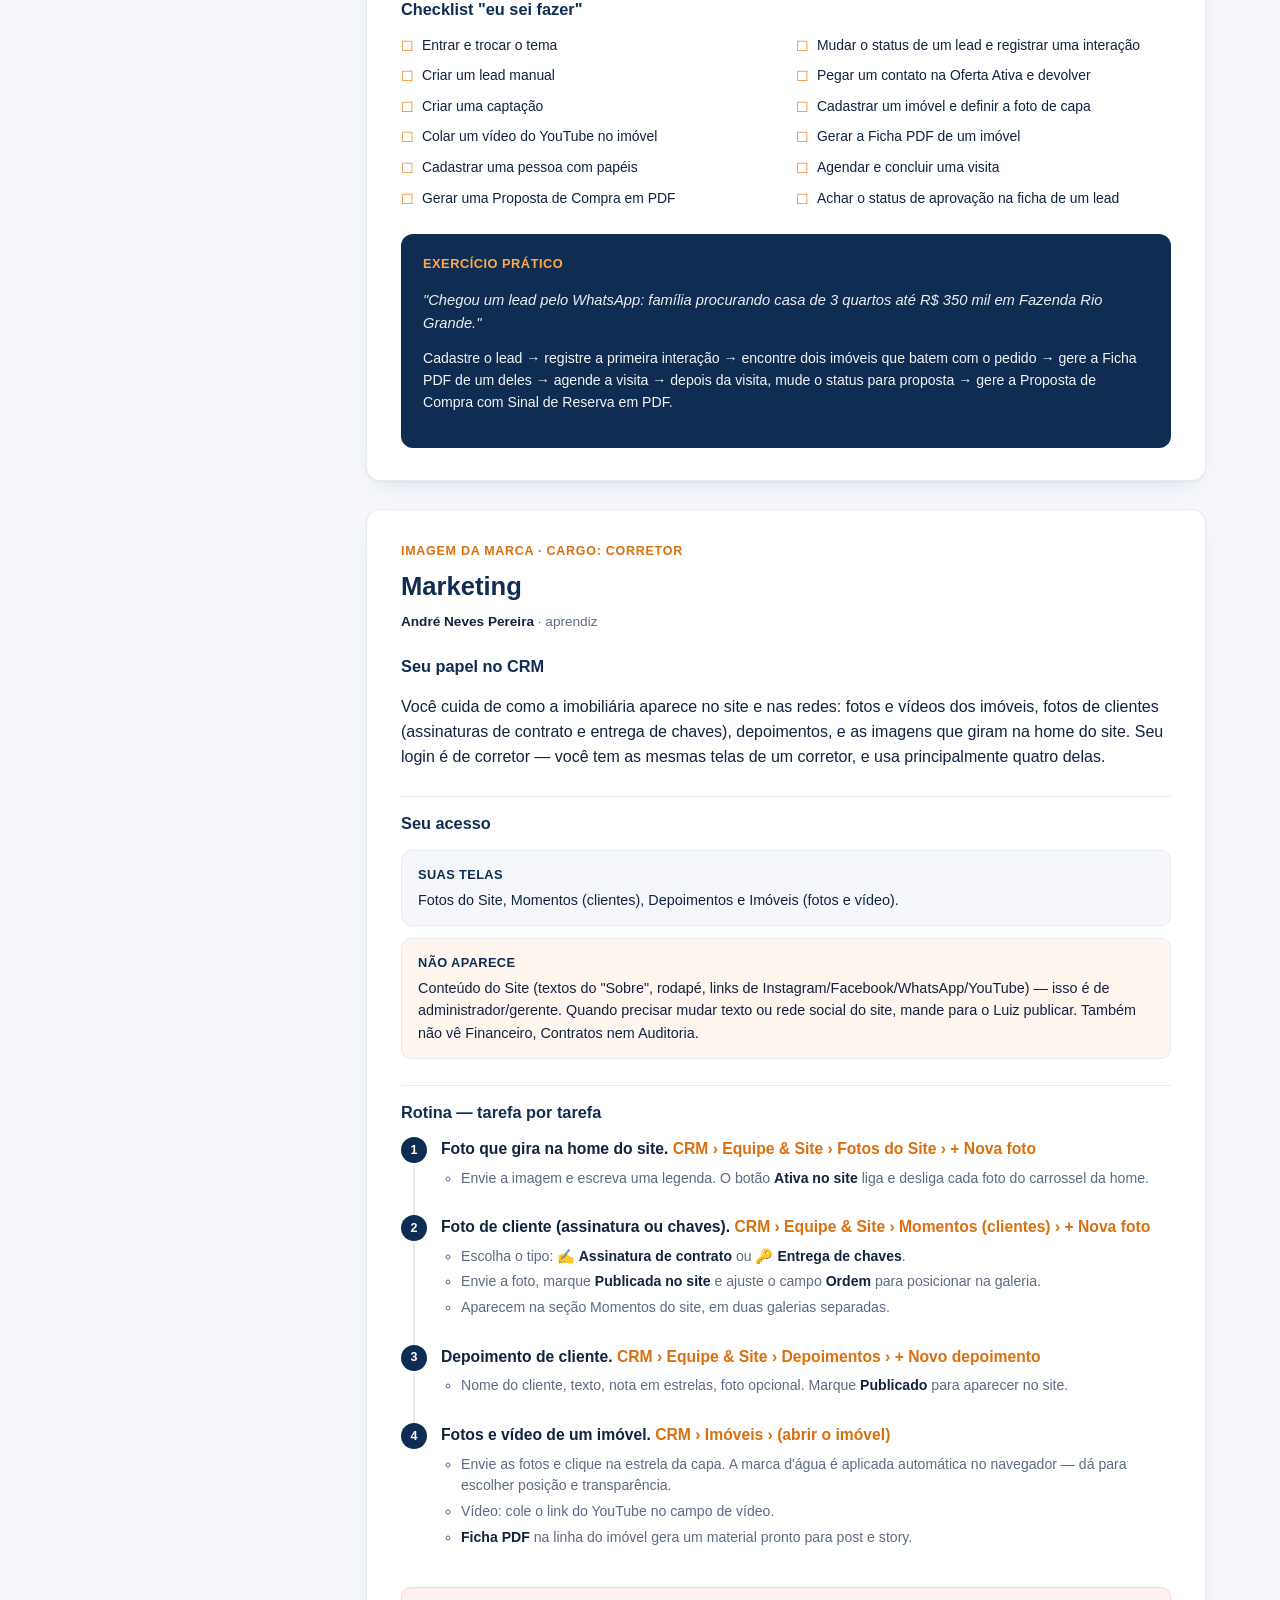
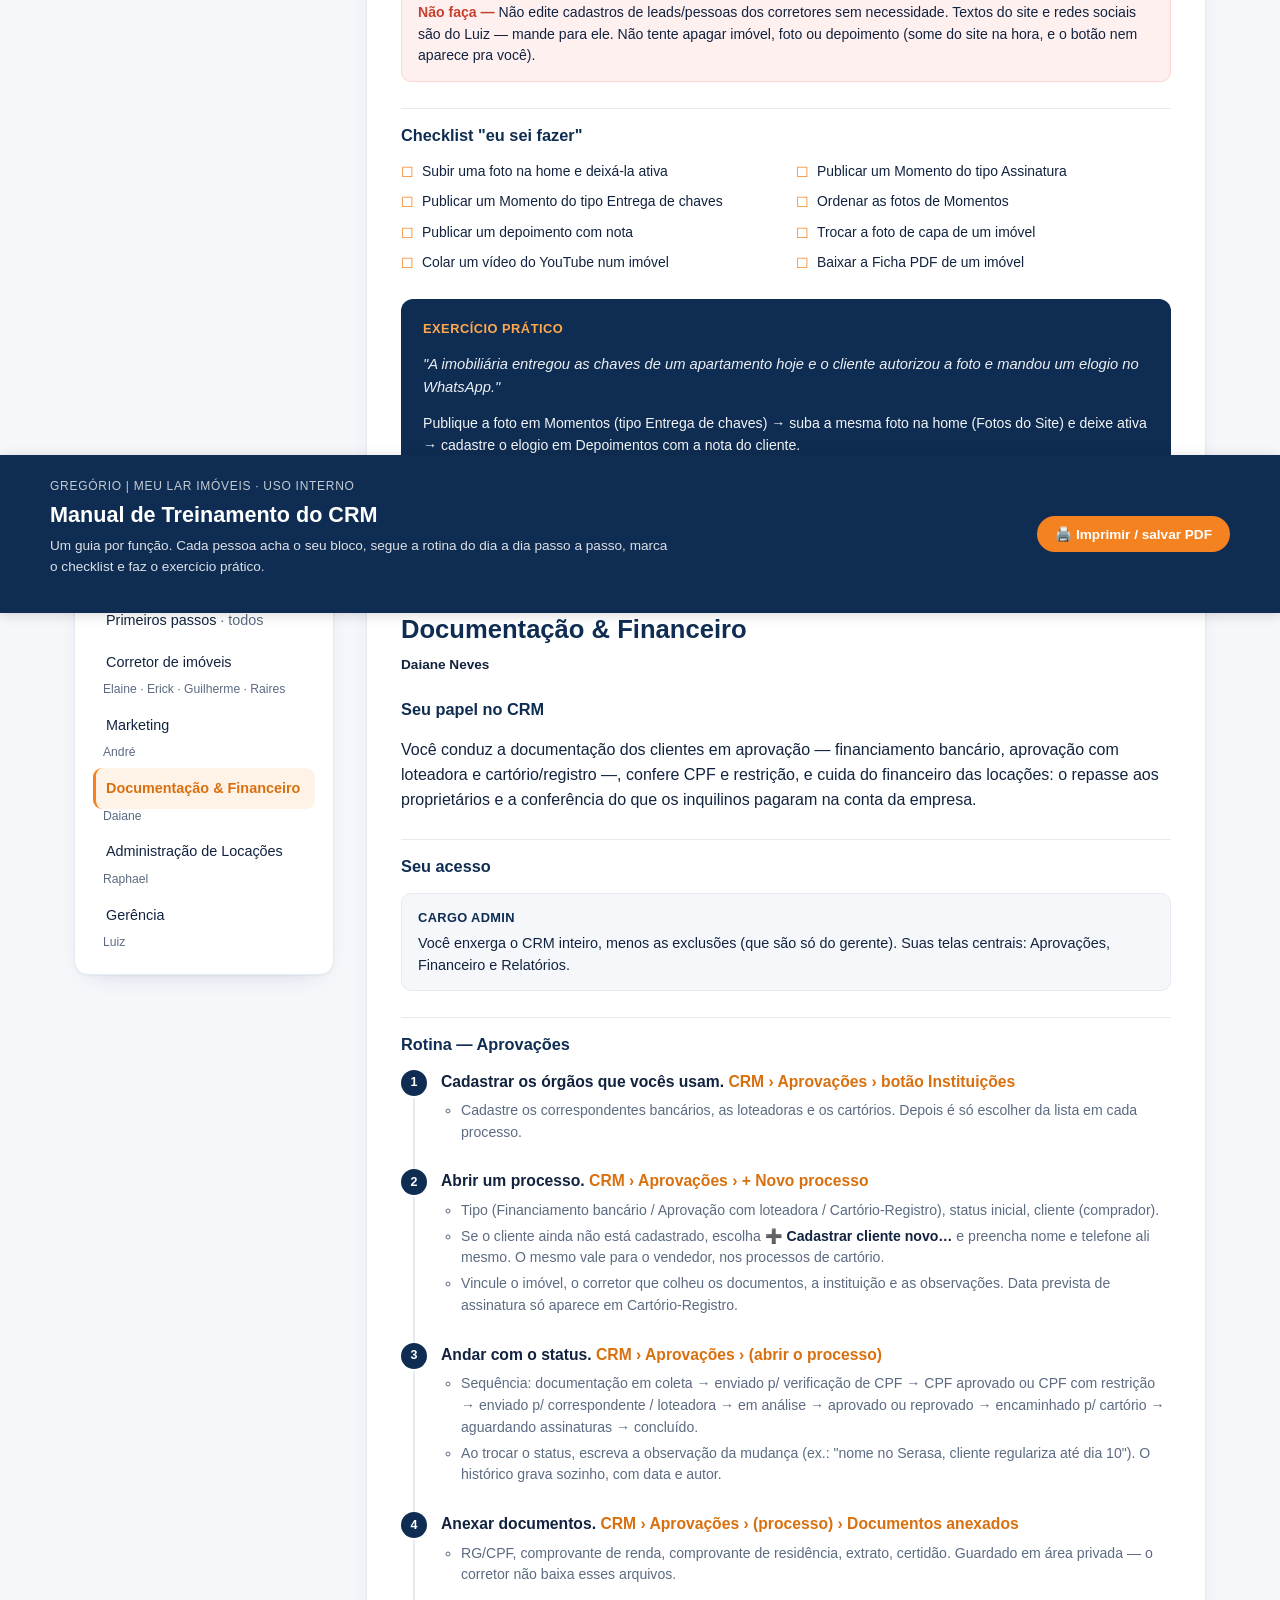
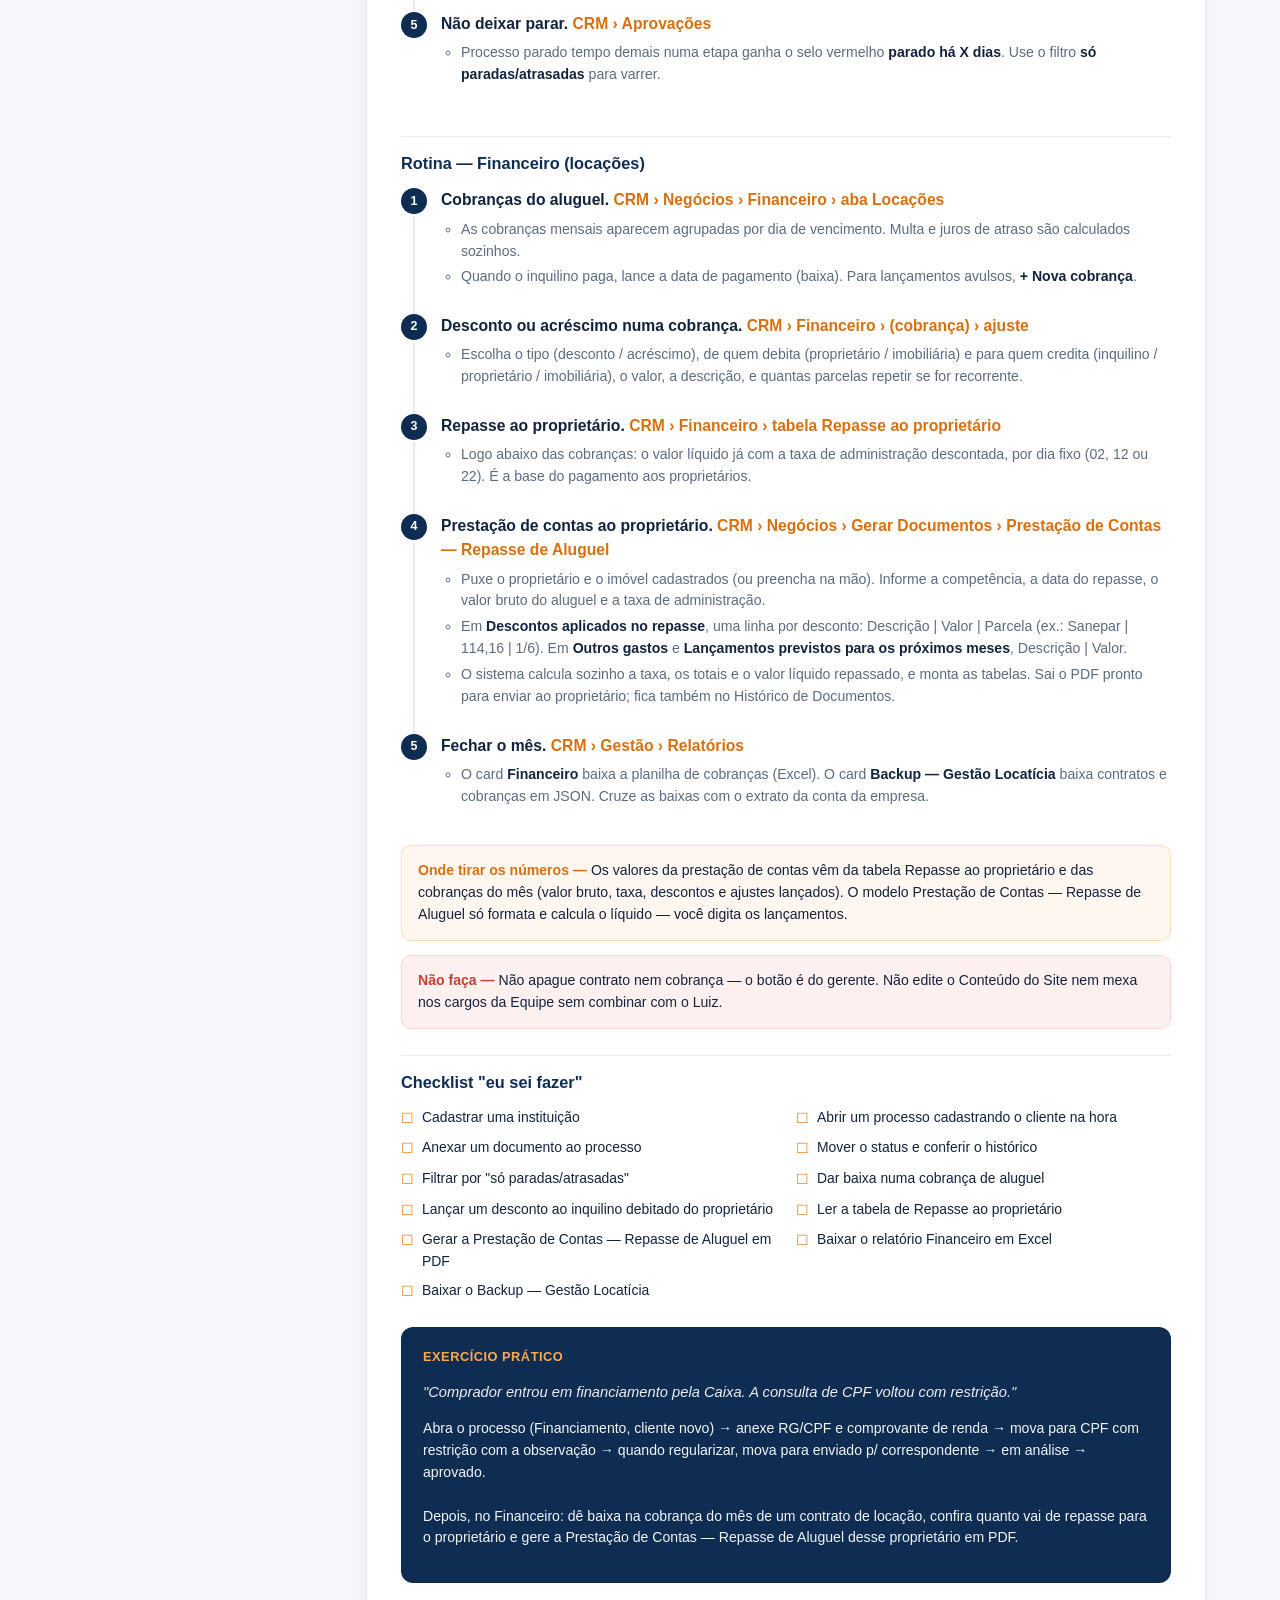
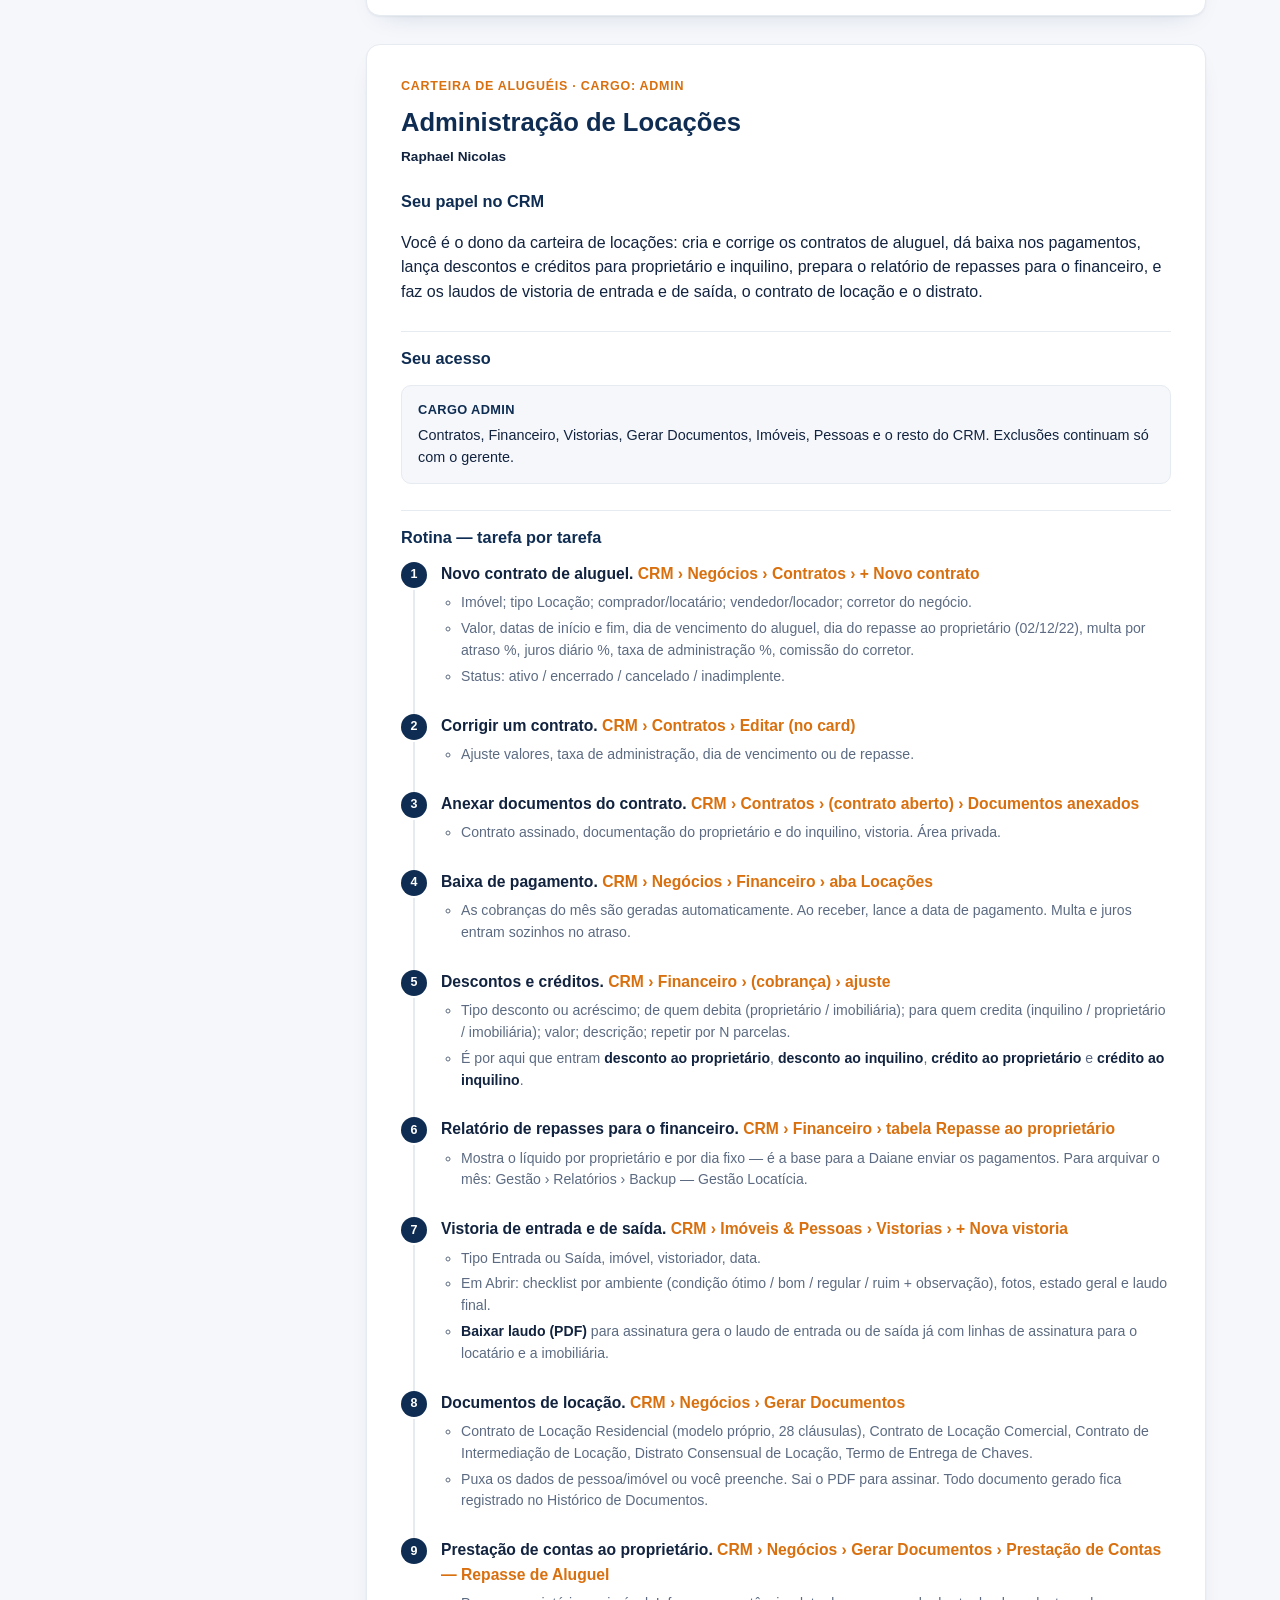
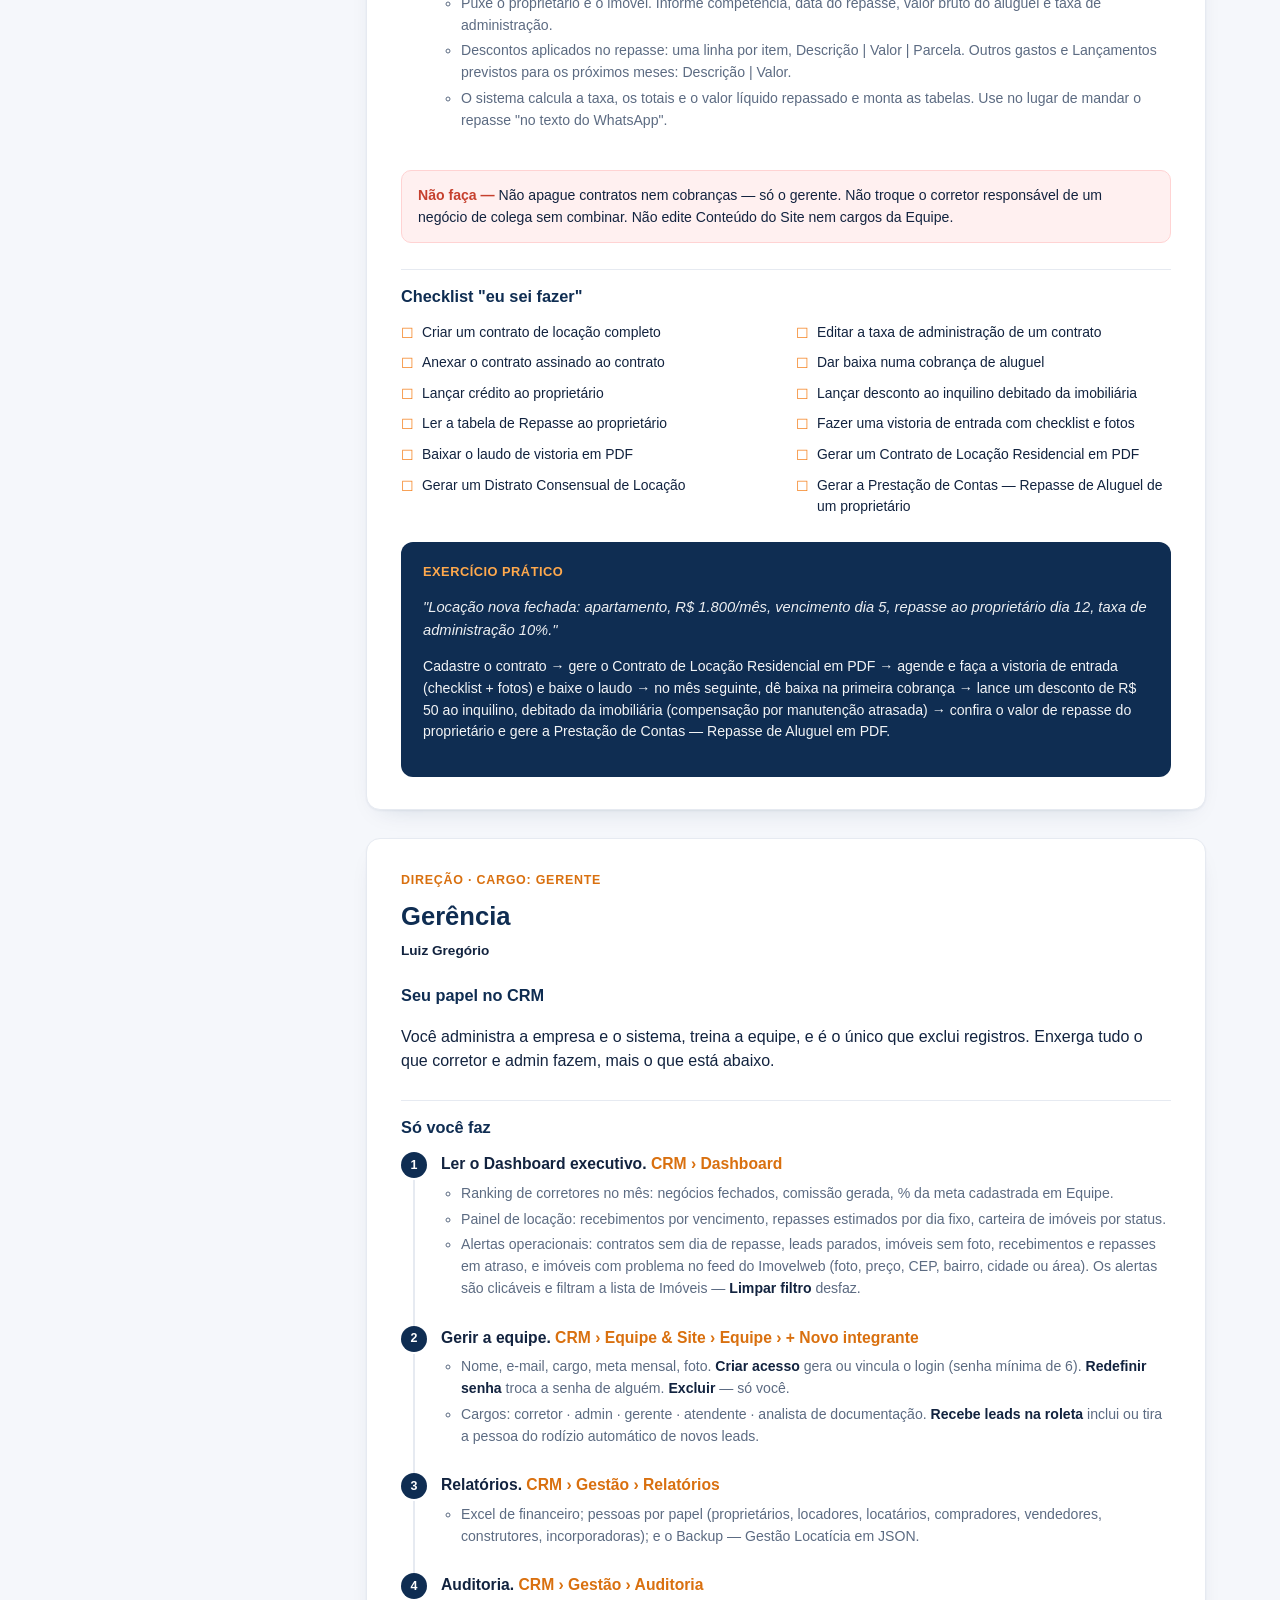
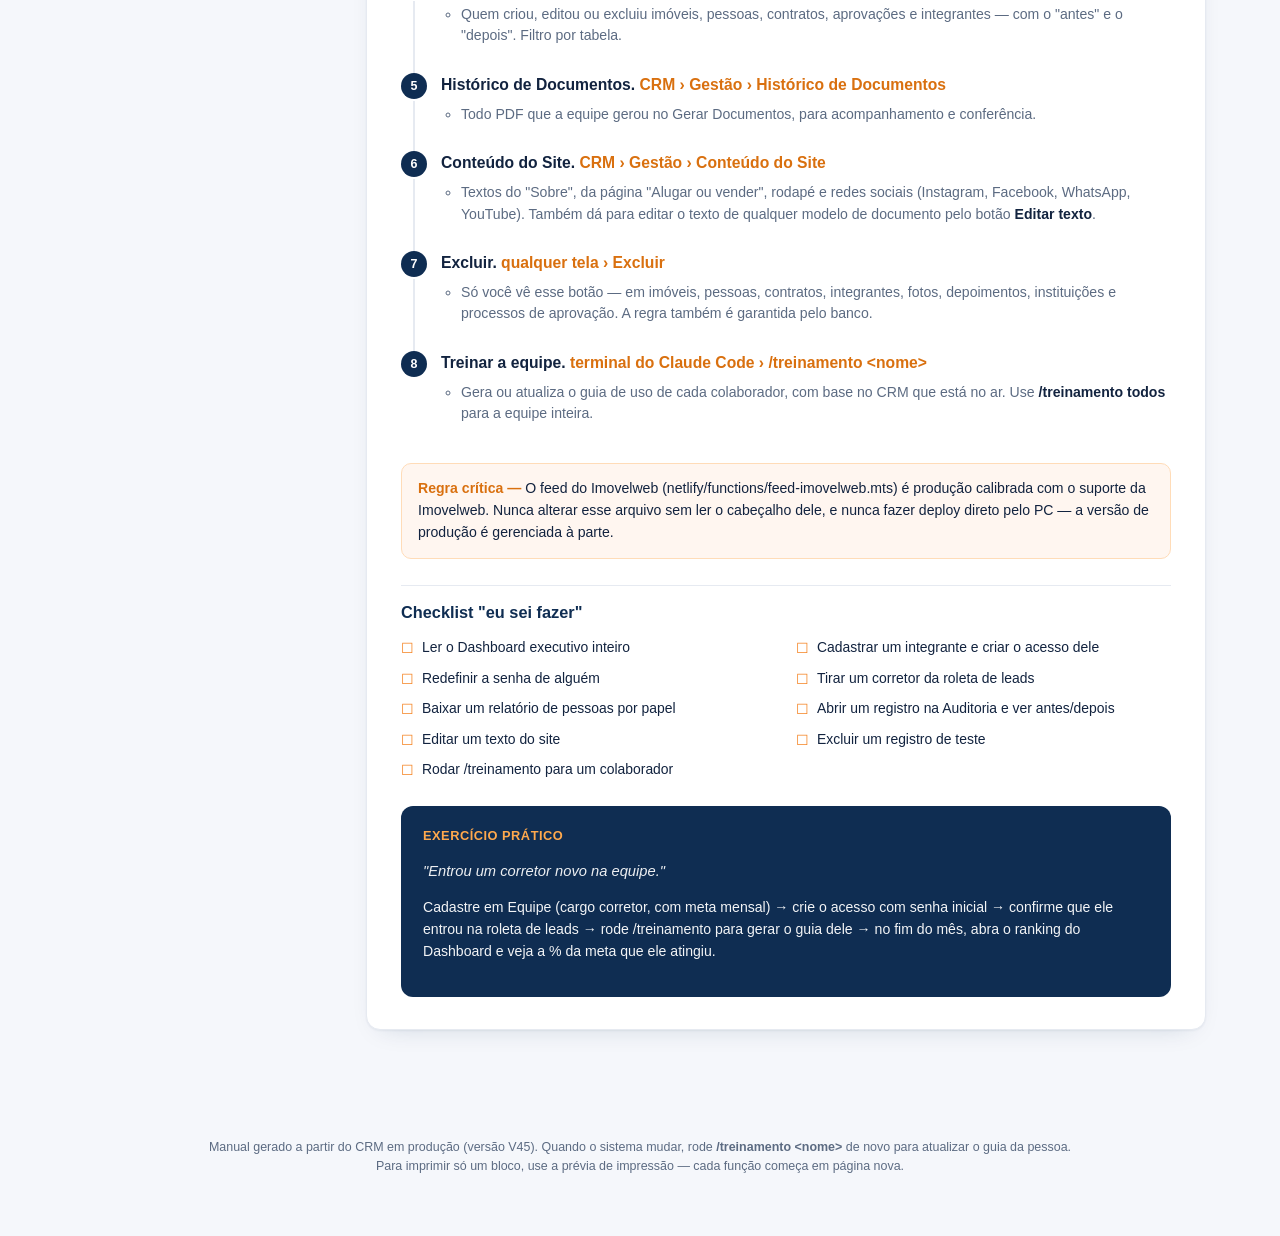
<file: treinamento/daiane.html>
<!DOCTYPE html>
<html lang="pt-BR">
<head>
<meta charset="UTF-8">
<meta http-equiv="refresh" content="0; url=/treinamento/index.html#documentacao">
<meta name="robots" content="noindex, nofollow">
<link rel="canonical" href="/treinamento/index.html#documentacao">
<title>Manual de Treinamento — Daiane Neves</title>
</head>
<body style="font-family:Inter,sans-serif; background:#0F2D52; color:#fff; display:flex; align-items:center; justify-content:center; height:100vh; margin:0;">
  <p>Abrindo o manual de <strong>Daiane Neves</strong>… <a href='/treinamento/#documentacao' style='color:#FFA94D;'>clique aqui</a> se não for automático.</p>
</body>
</html>
</file>
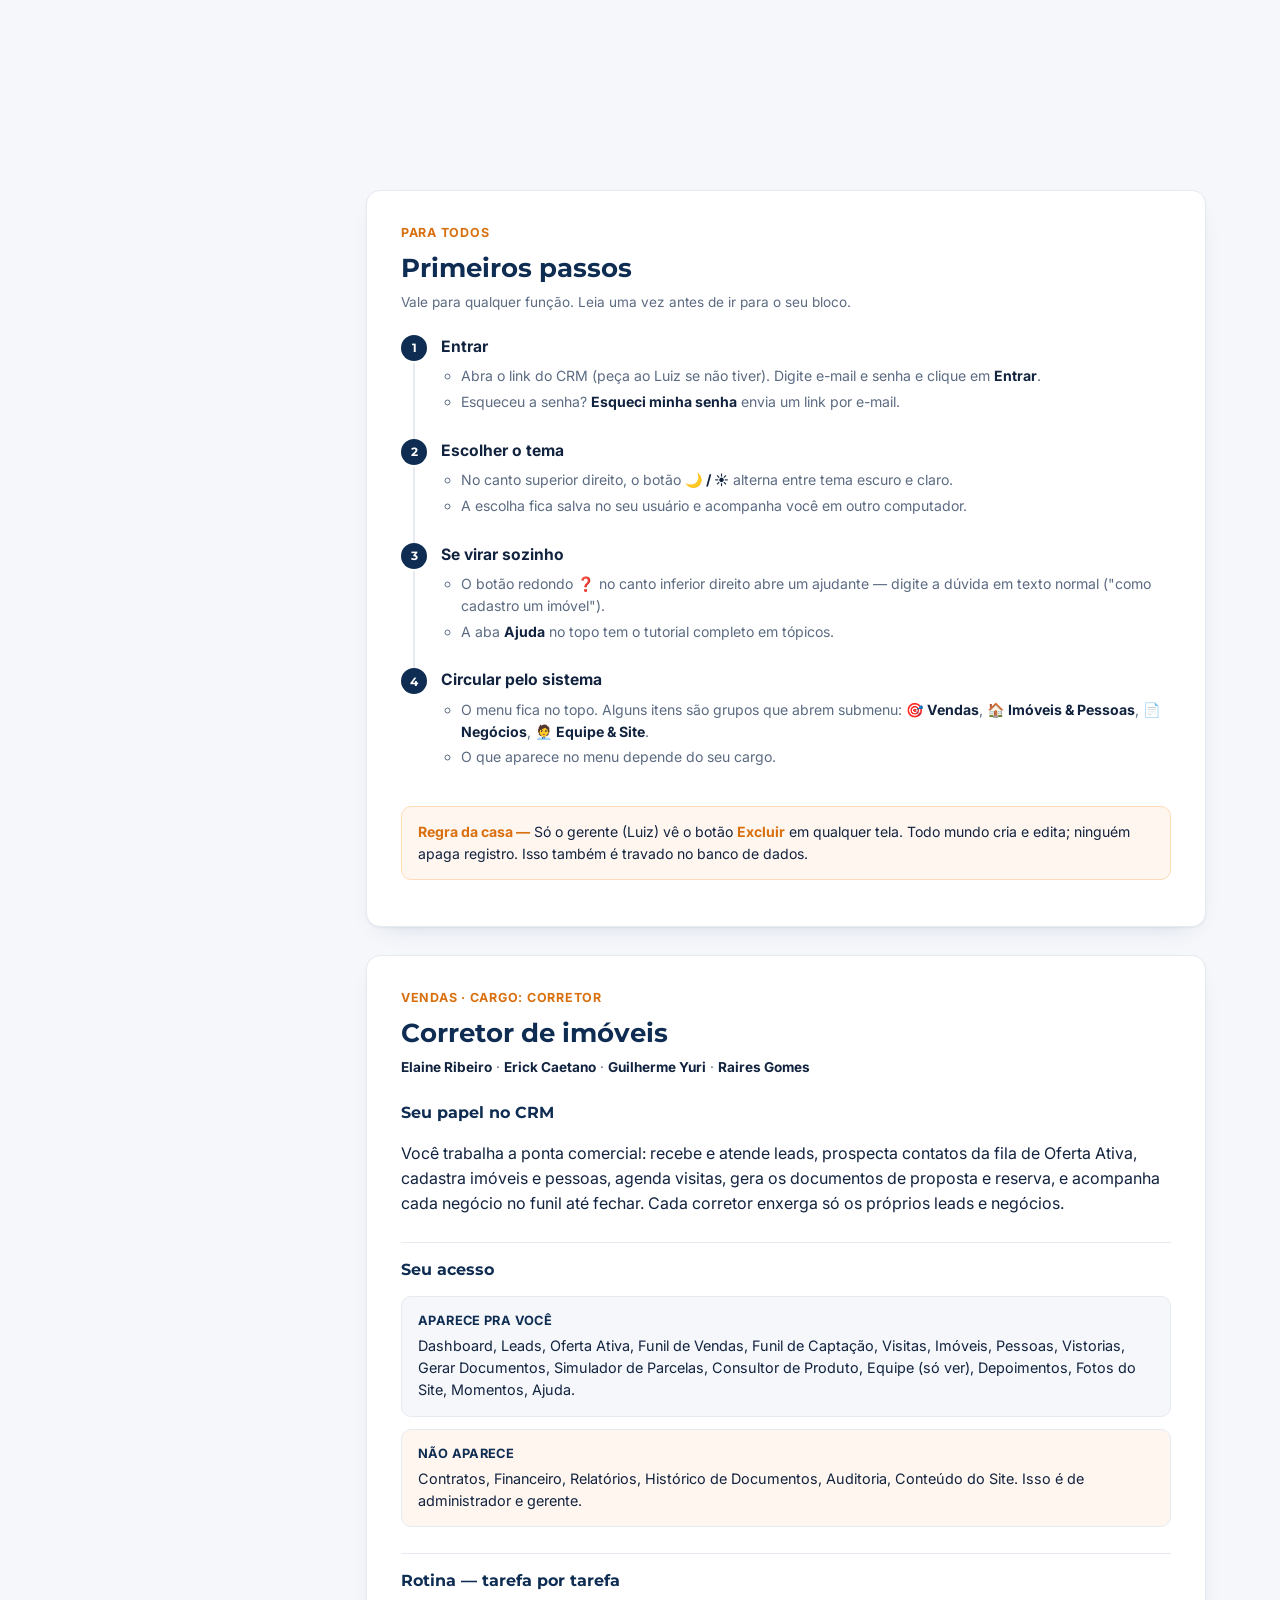
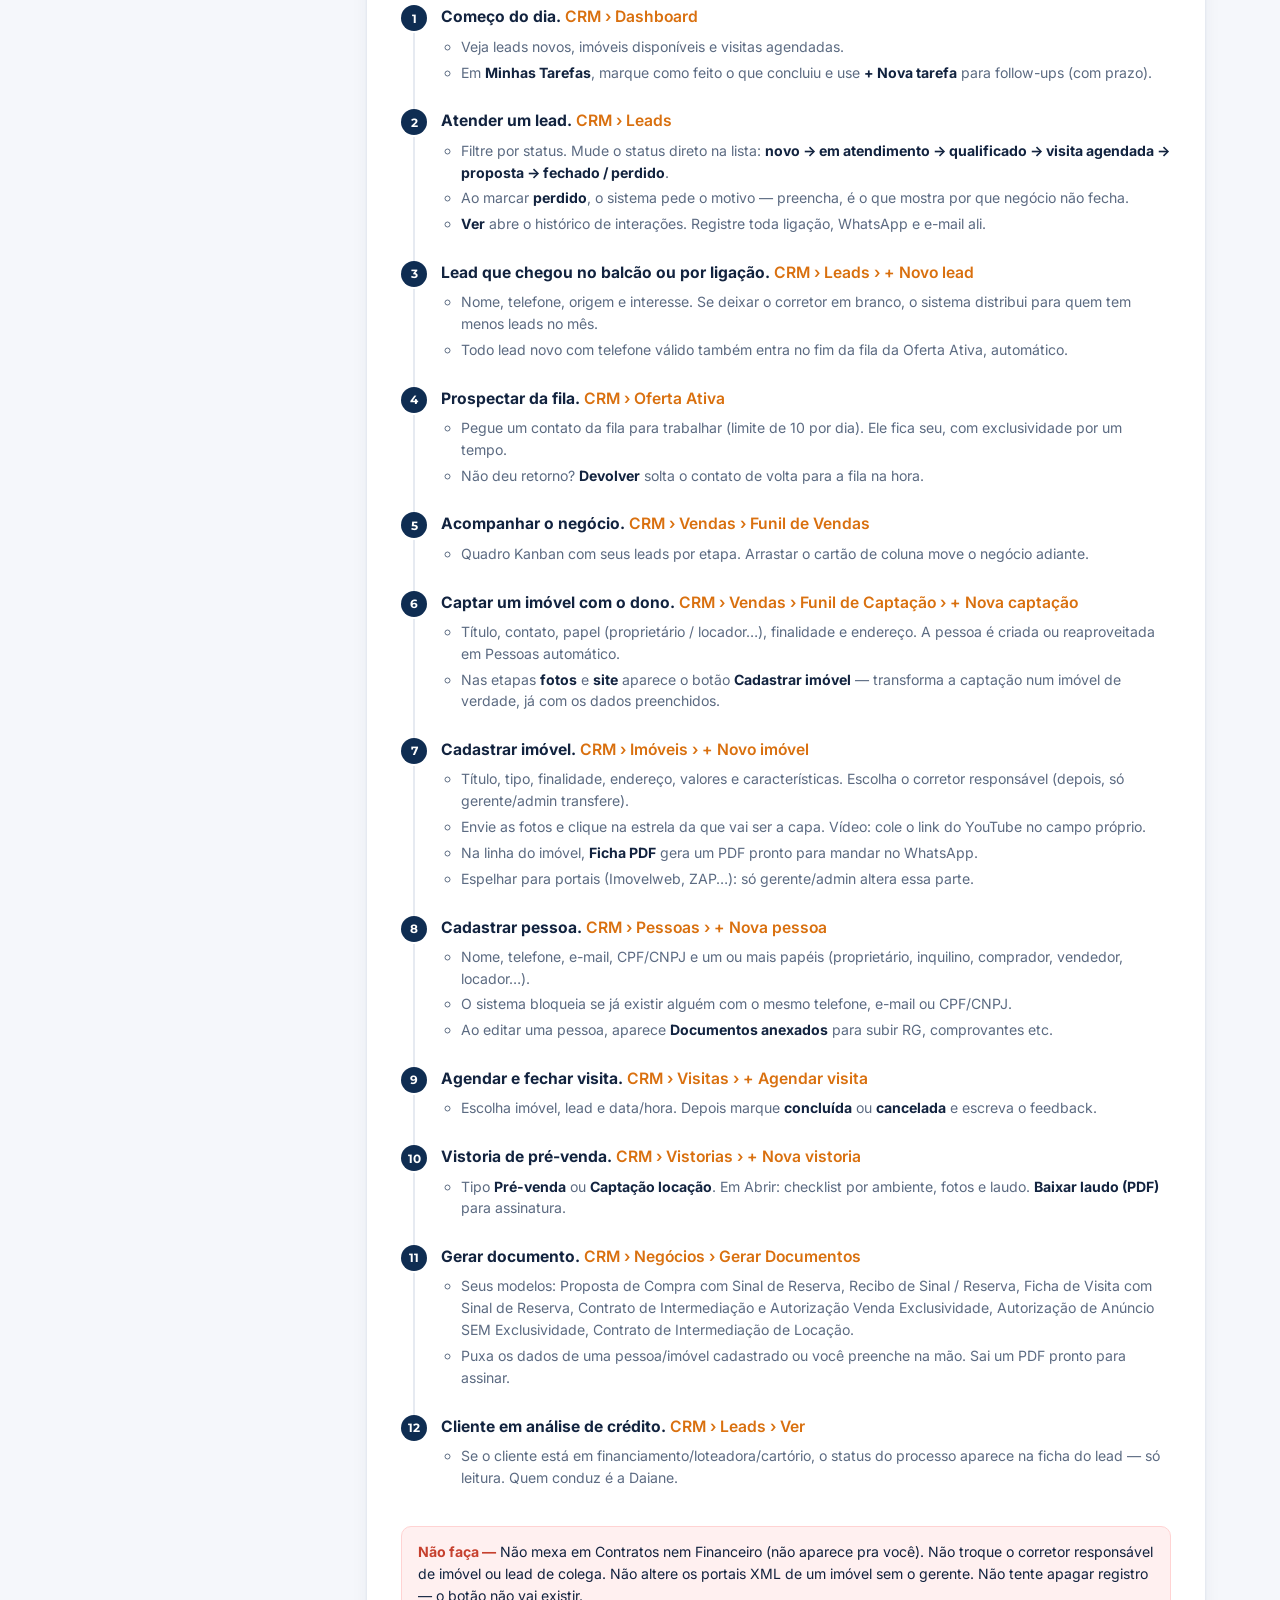
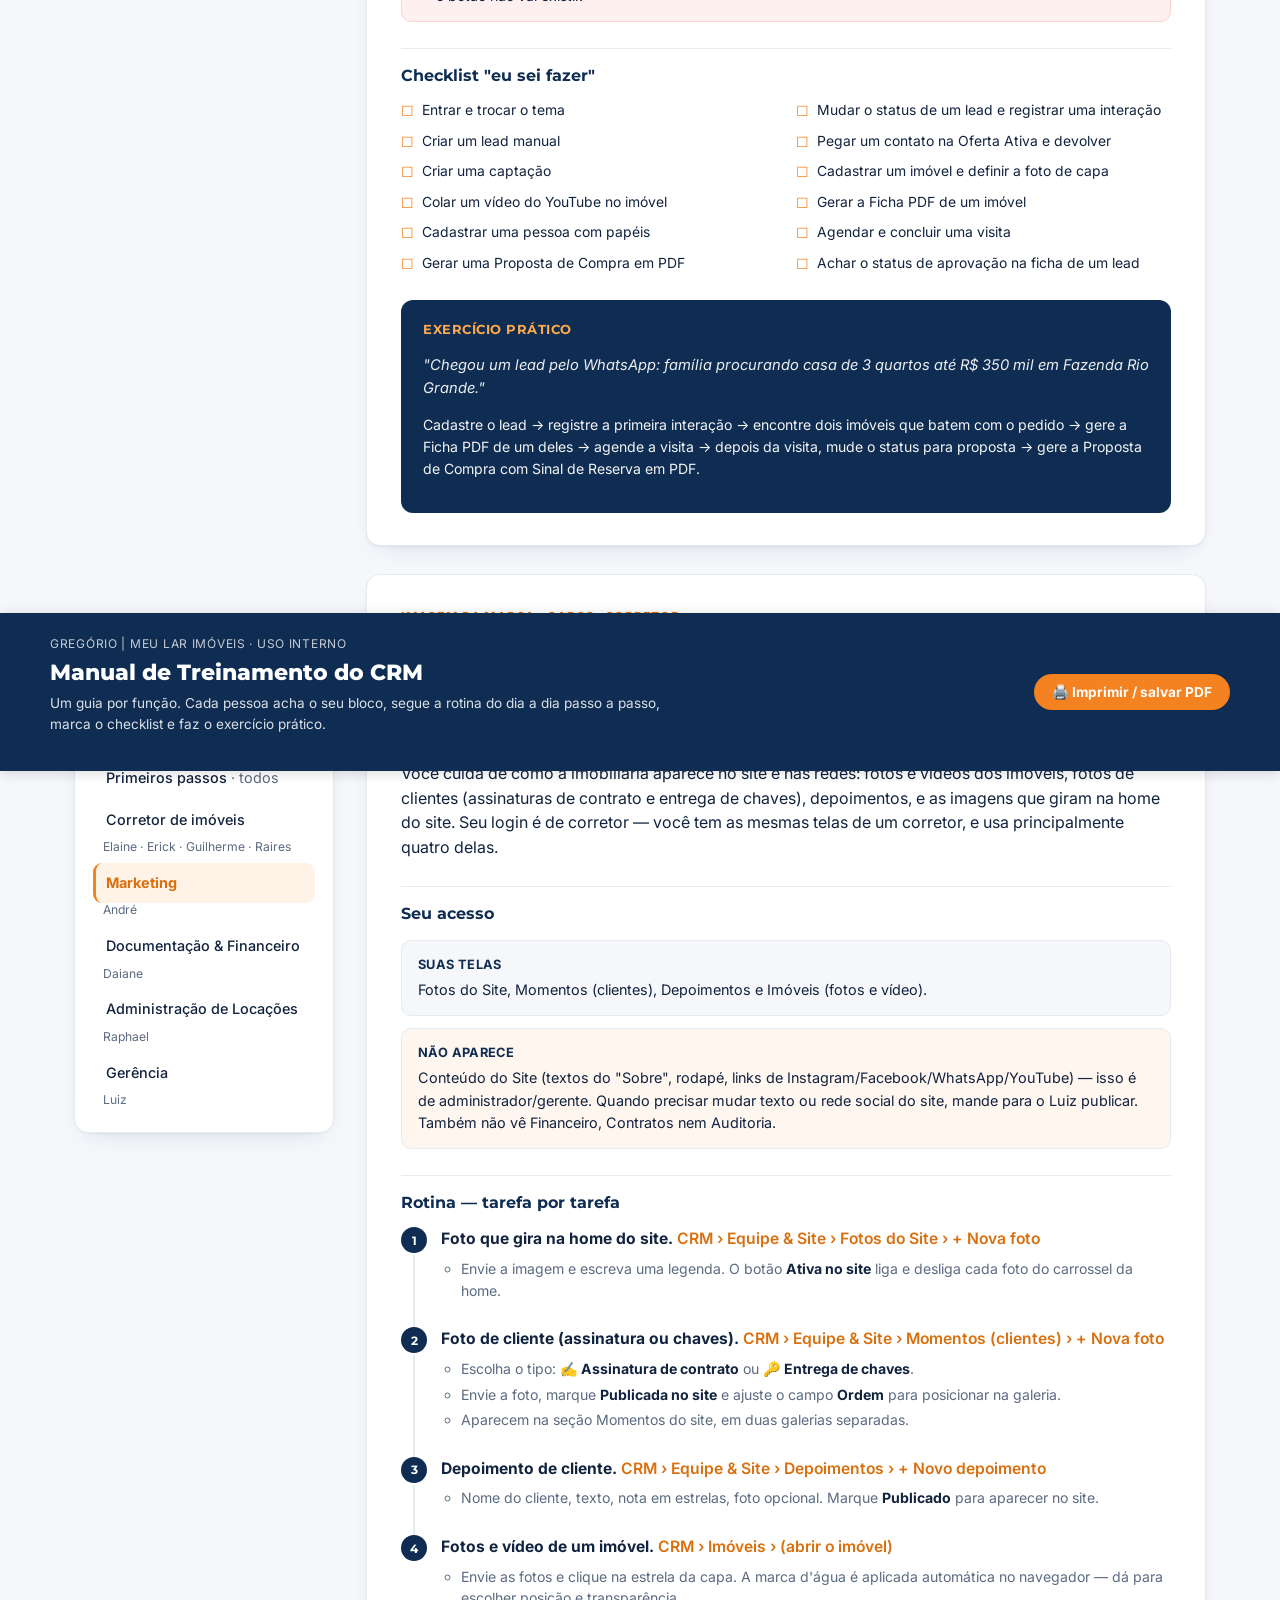
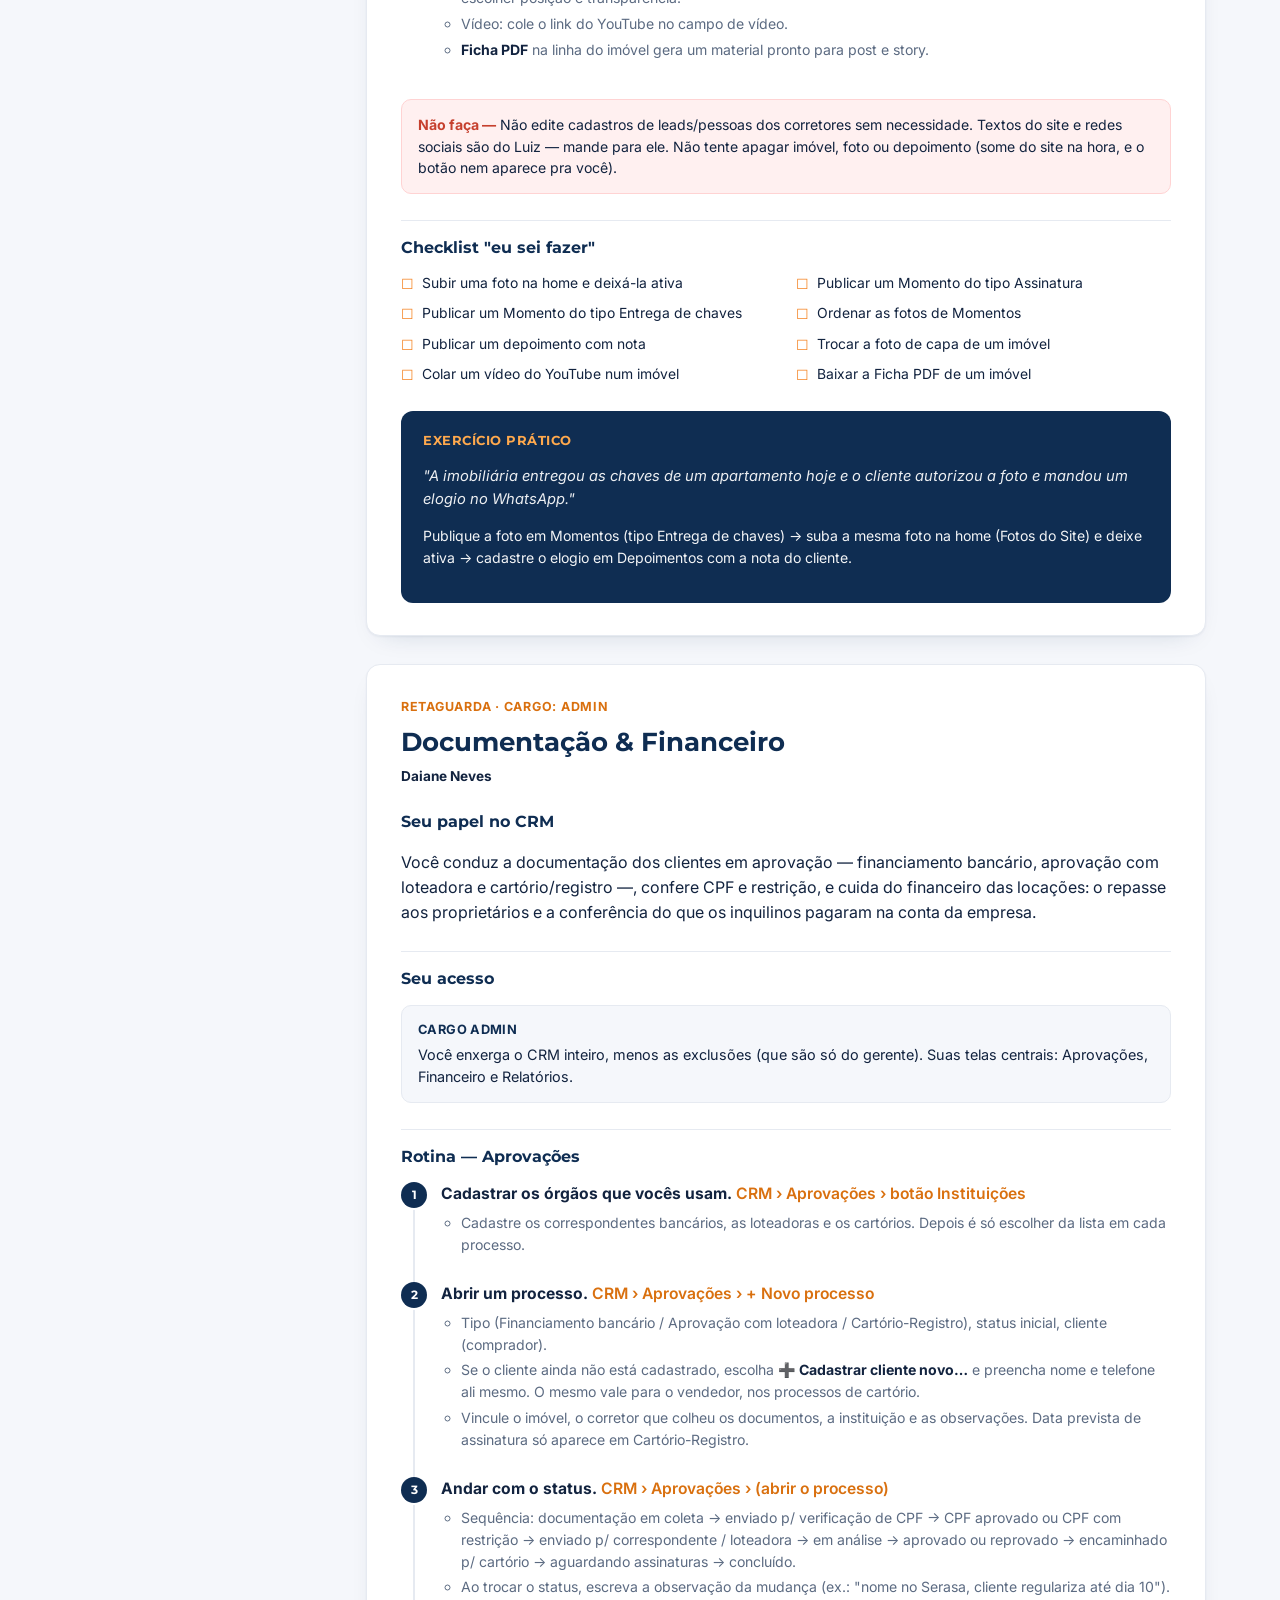
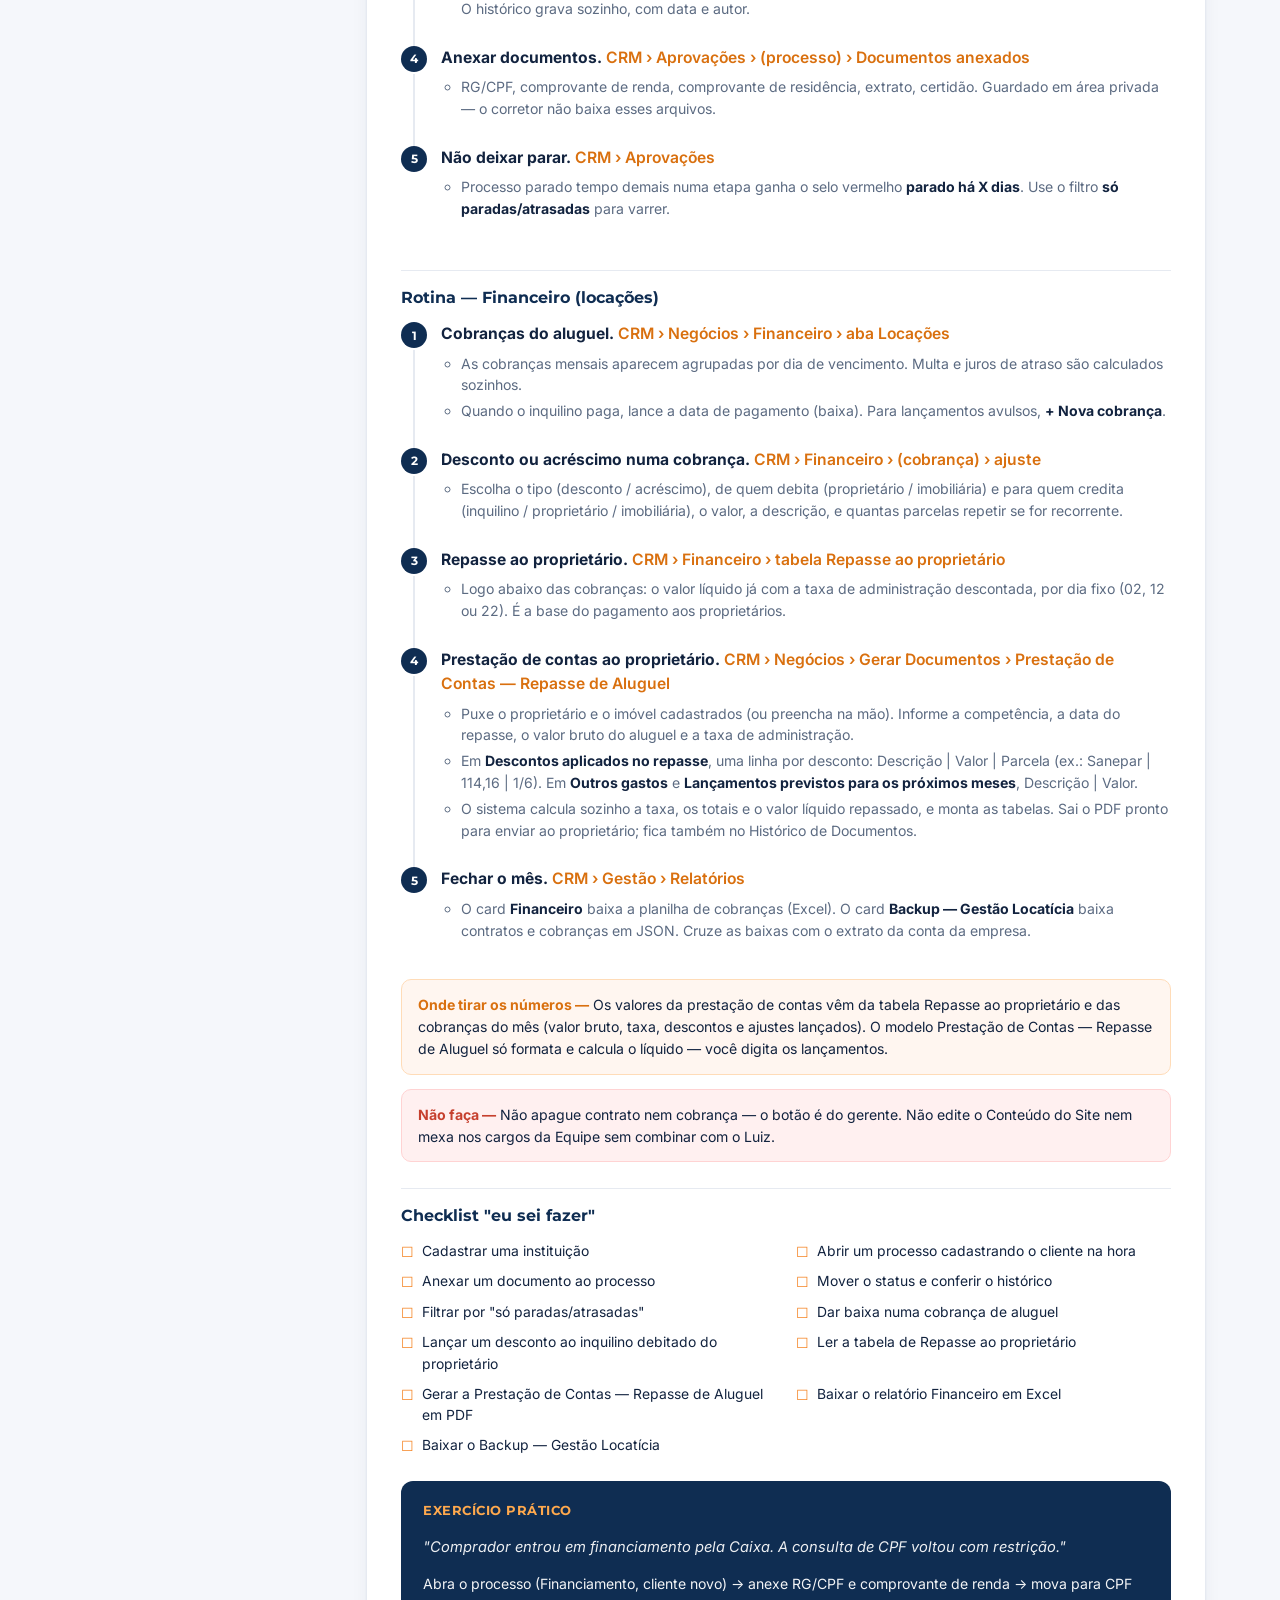
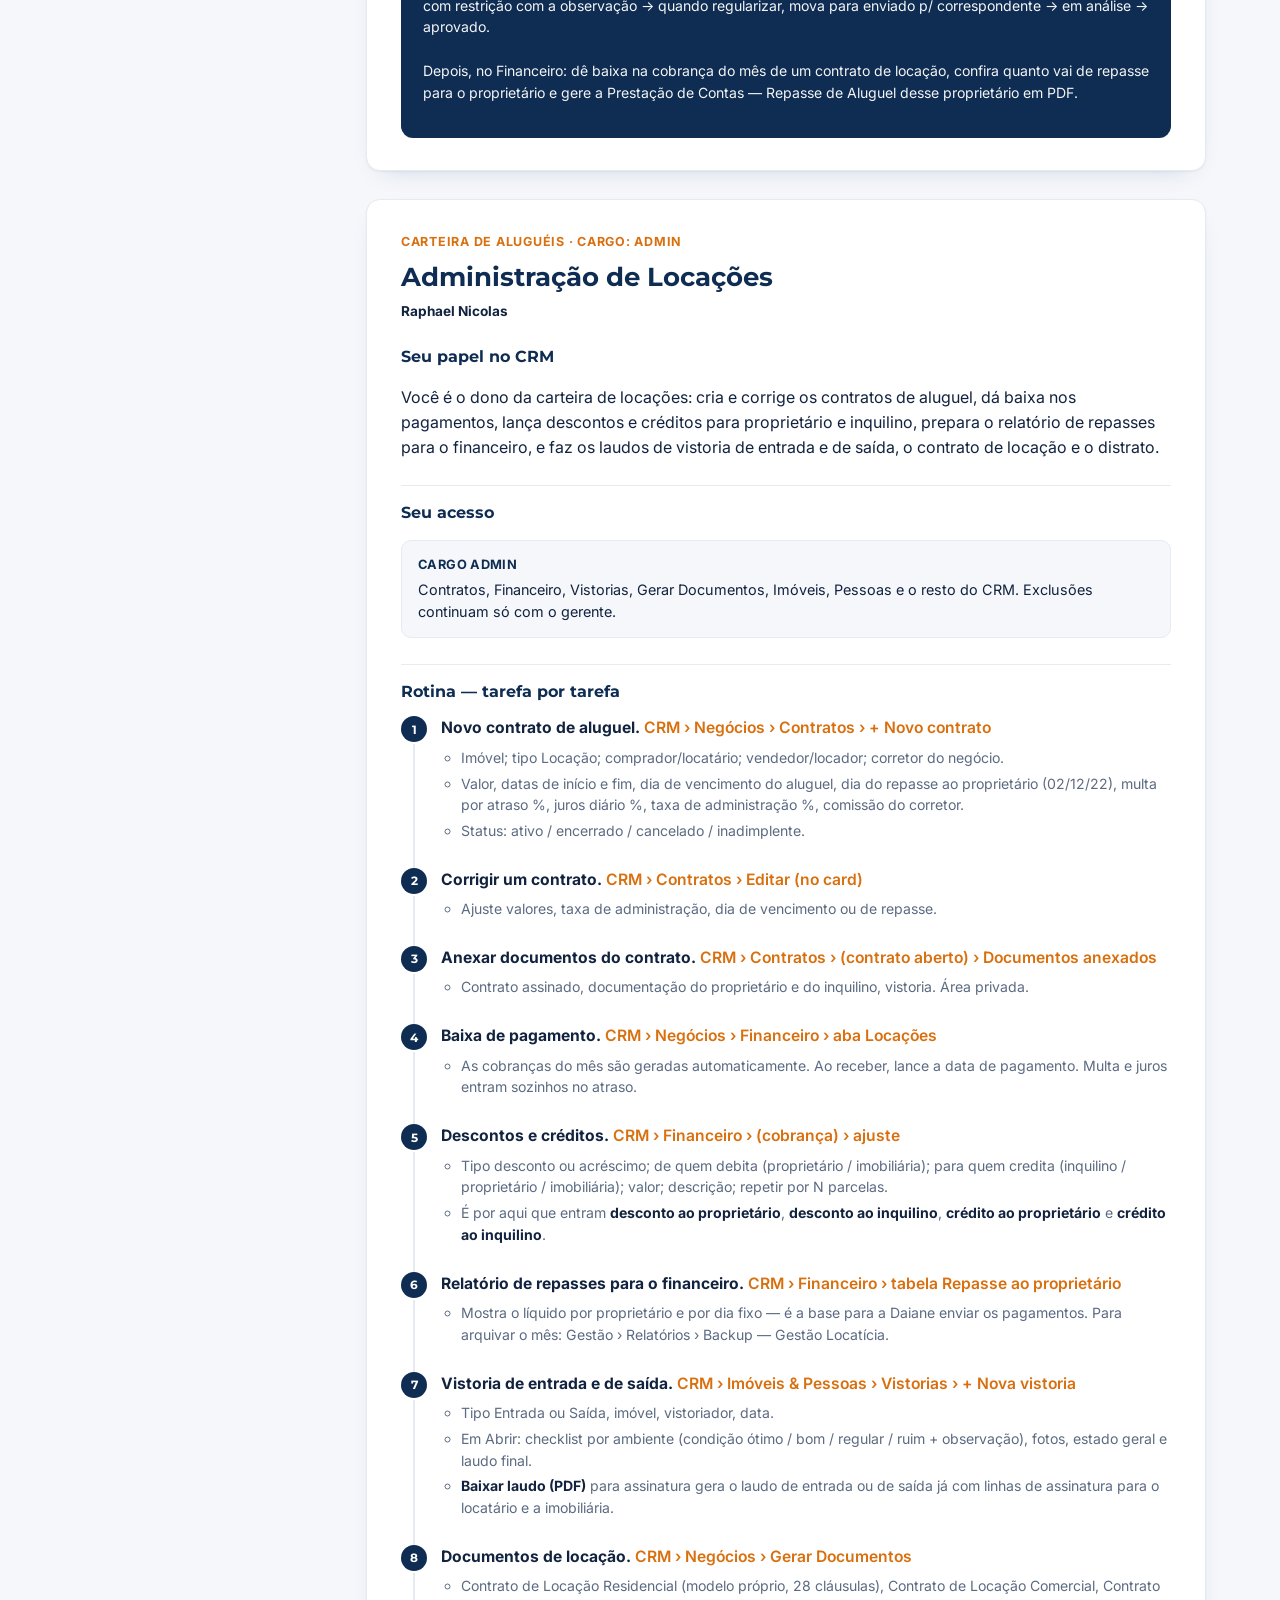
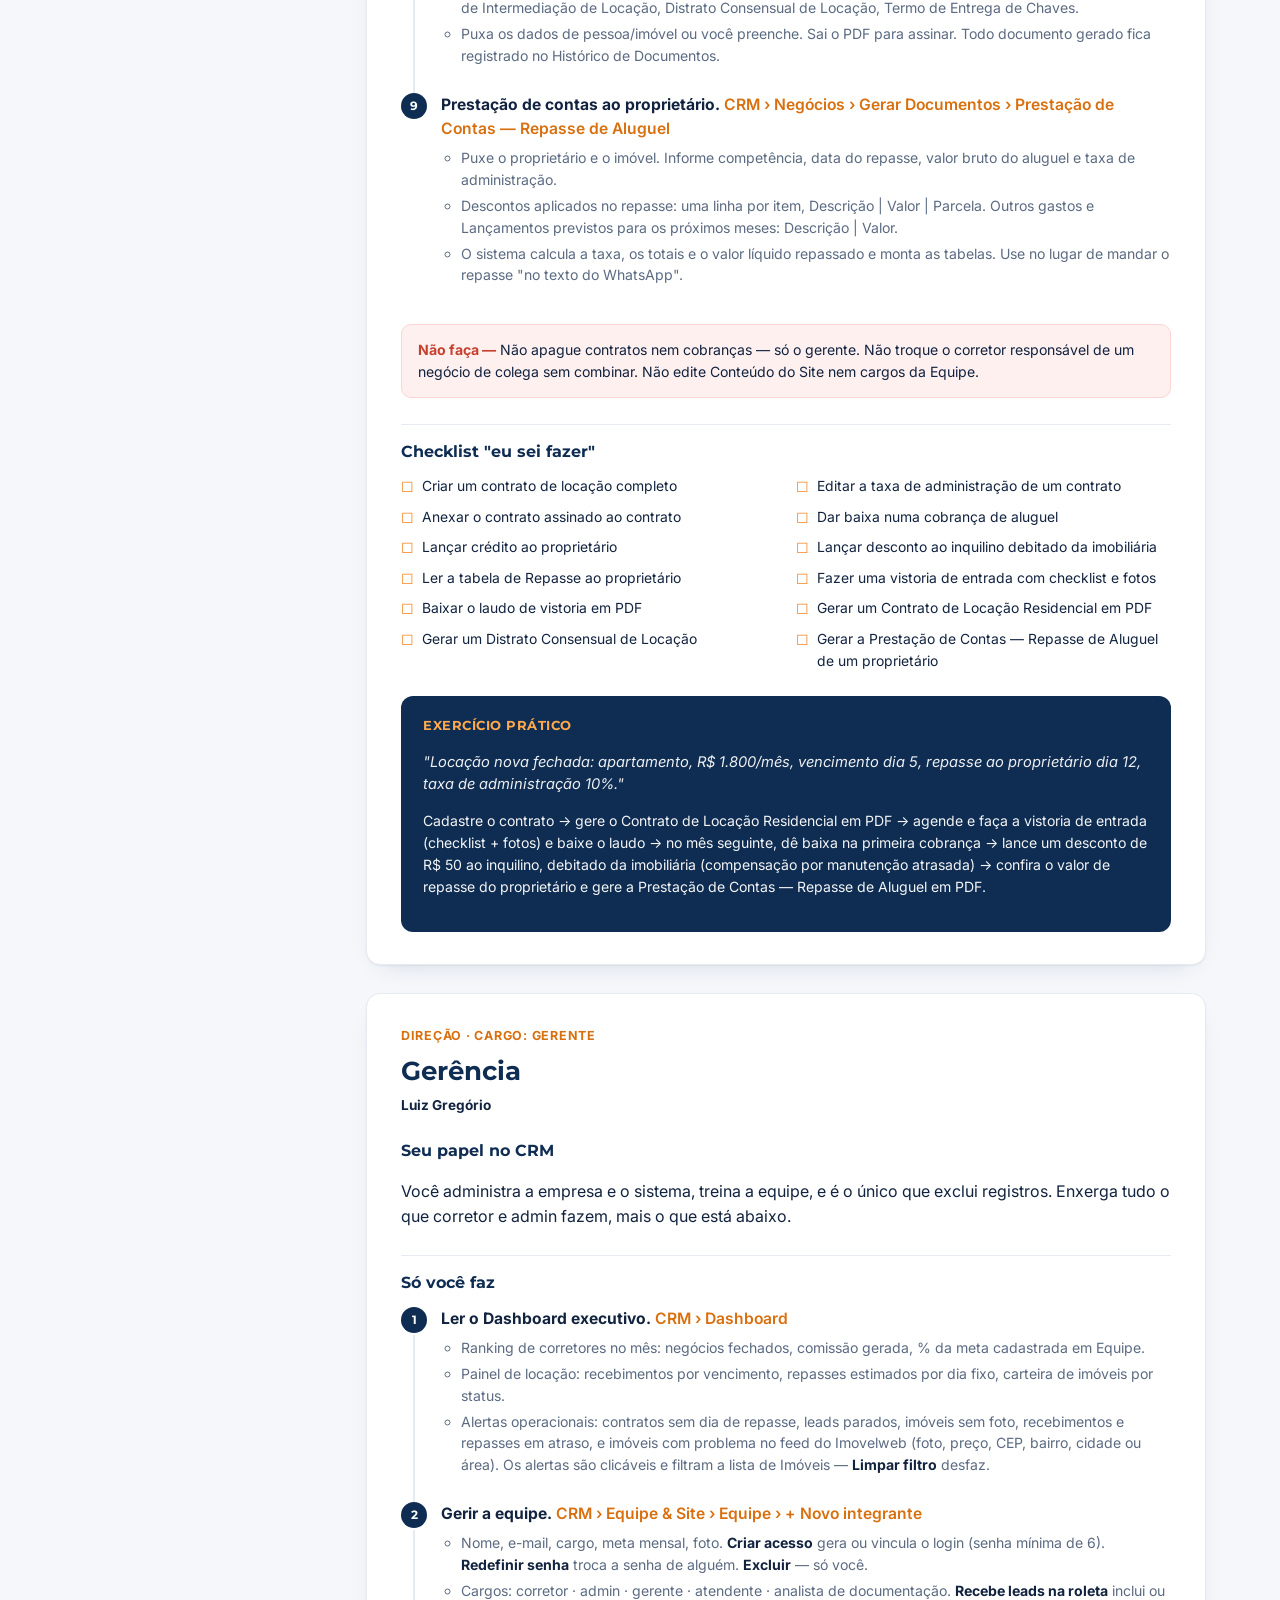
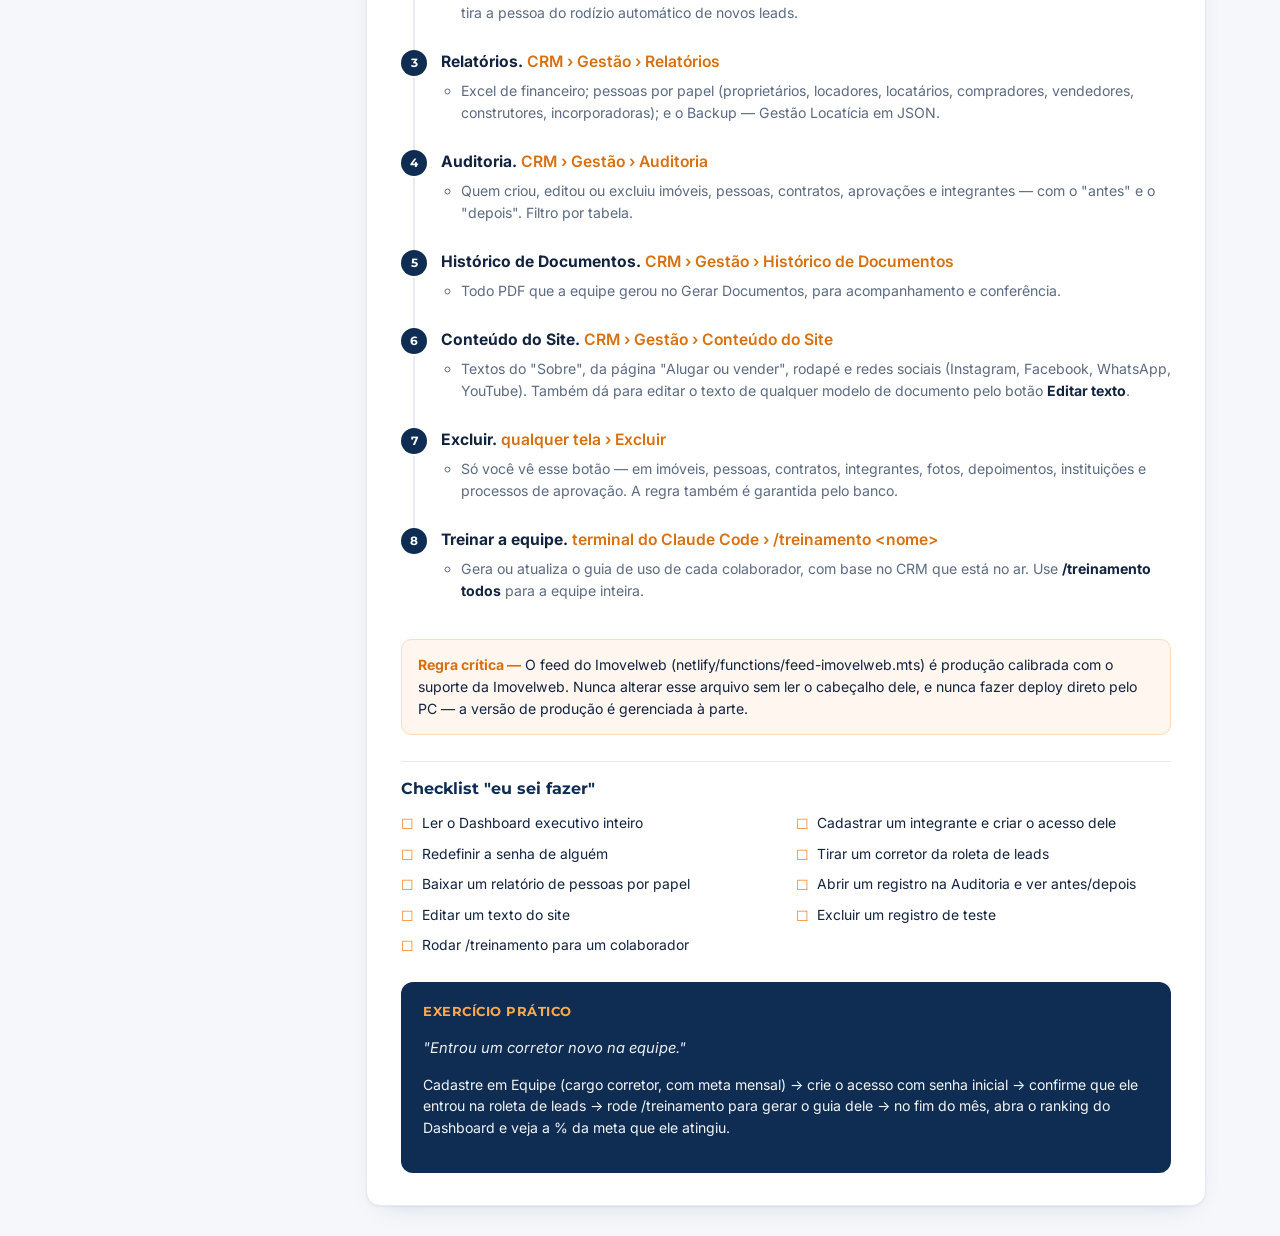
<file: treinamento/elaine.html>
<!DOCTYPE html>
<html lang="pt-BR">
<head>
<meta charset="UTF-8">
<meta http-equiv="refresh" content="0; url=/treinamento/index.html#corretor">
<meta name="robots" content="noindex, nofollow">
<link rel="canonical" href="/treinamento/index.html#corretor">
<title>Manual de Treinamento — Elaine Ribeiro</title>
</head>
<body style="font-family:Inter,sans-serif; background:#0F2D52; color:#fff; display:flex; align-items:center; justify-content:center; height:100vh; margin:0;">
  <p>Abrindo o manual de <strong>Elaine Ribeiro</strong>… <a href='/treinamento/#corretor' style='color:#FFA94D;'>clique aqui</a> se não for automático.</p>
</body>
</html>
</file>
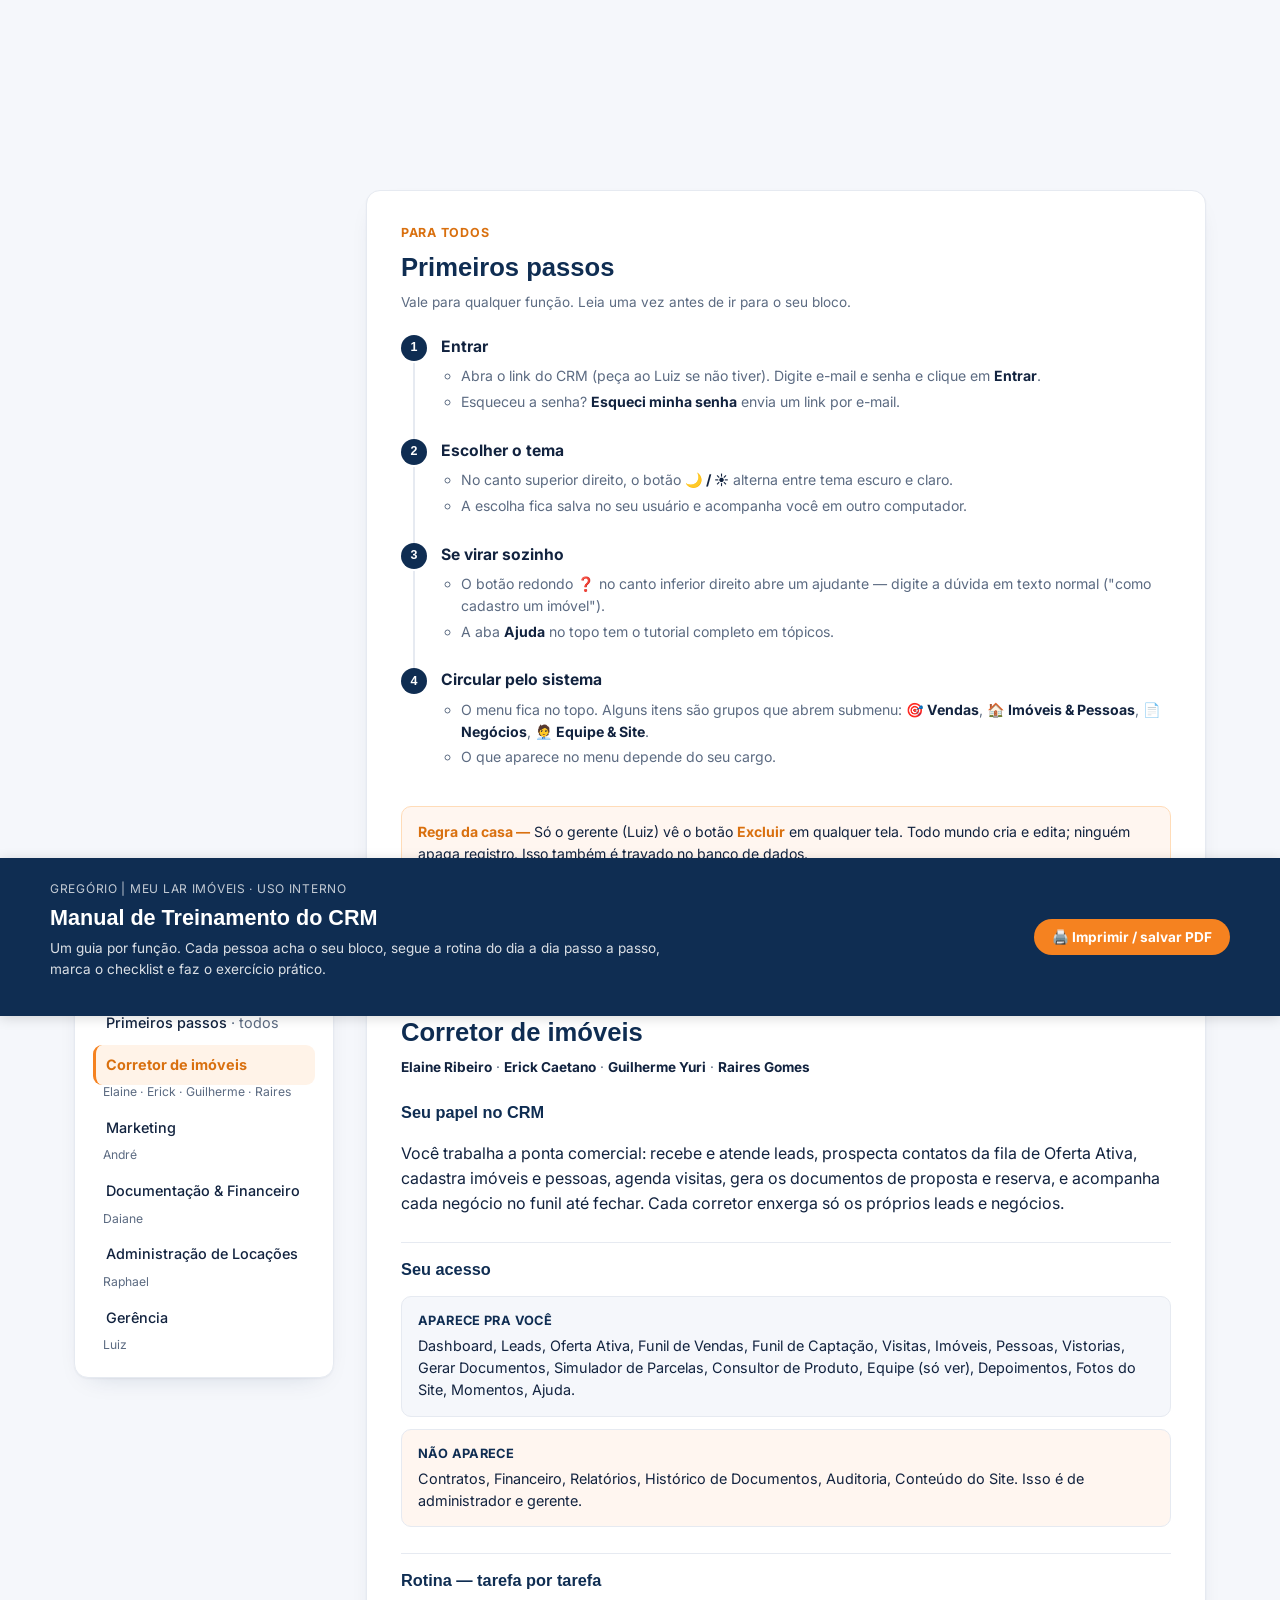
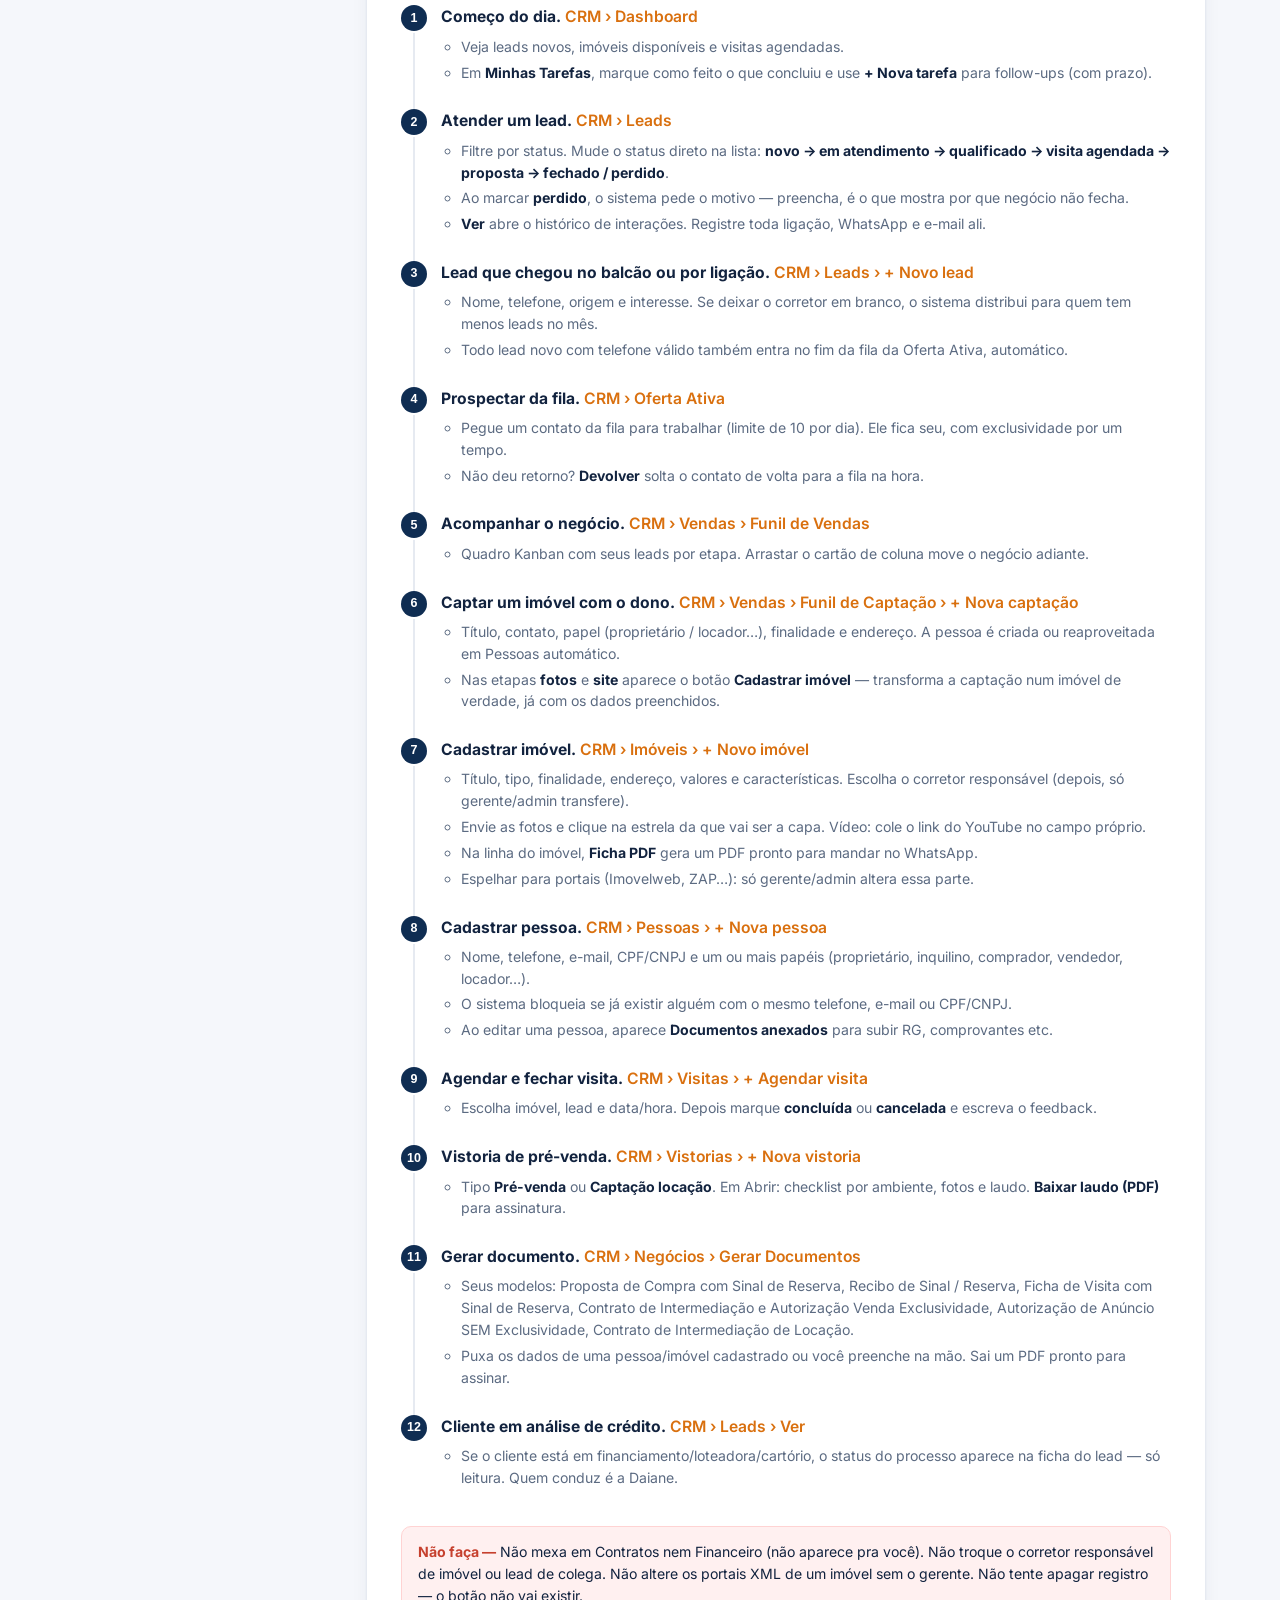
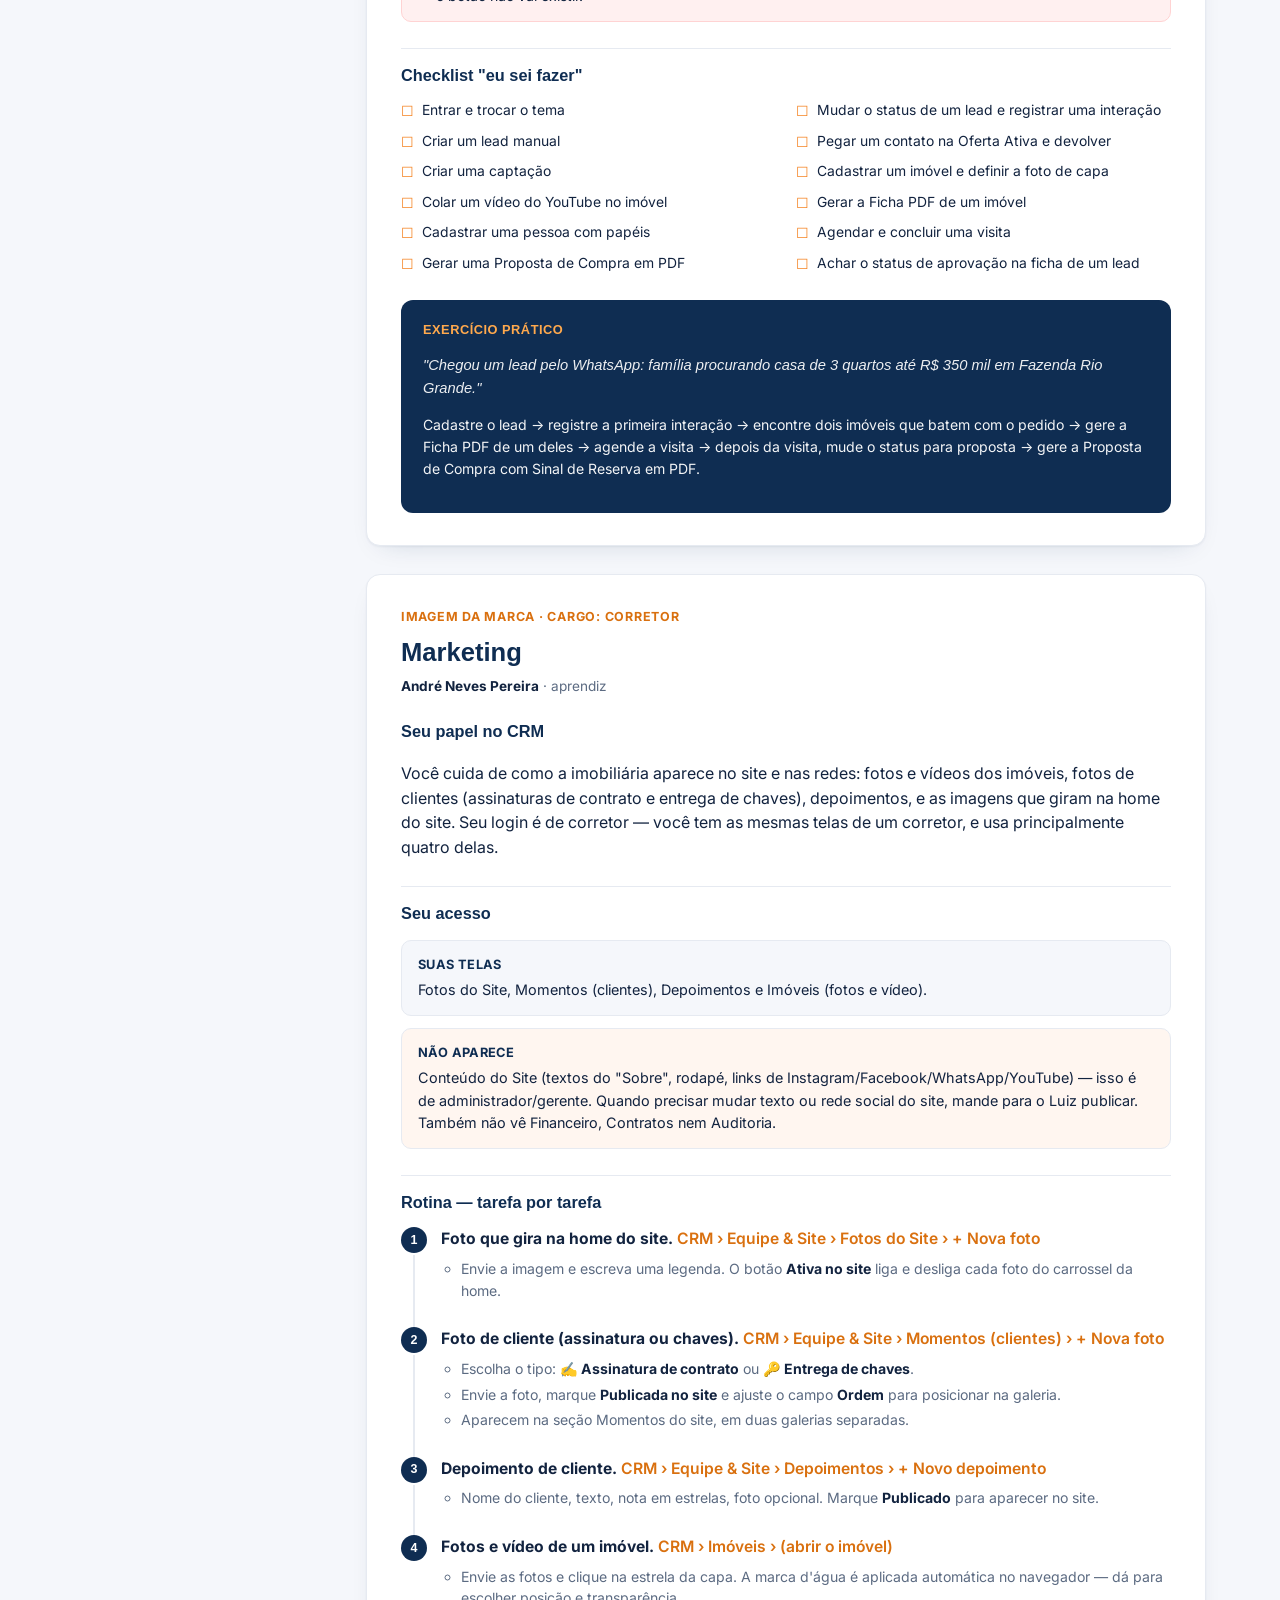
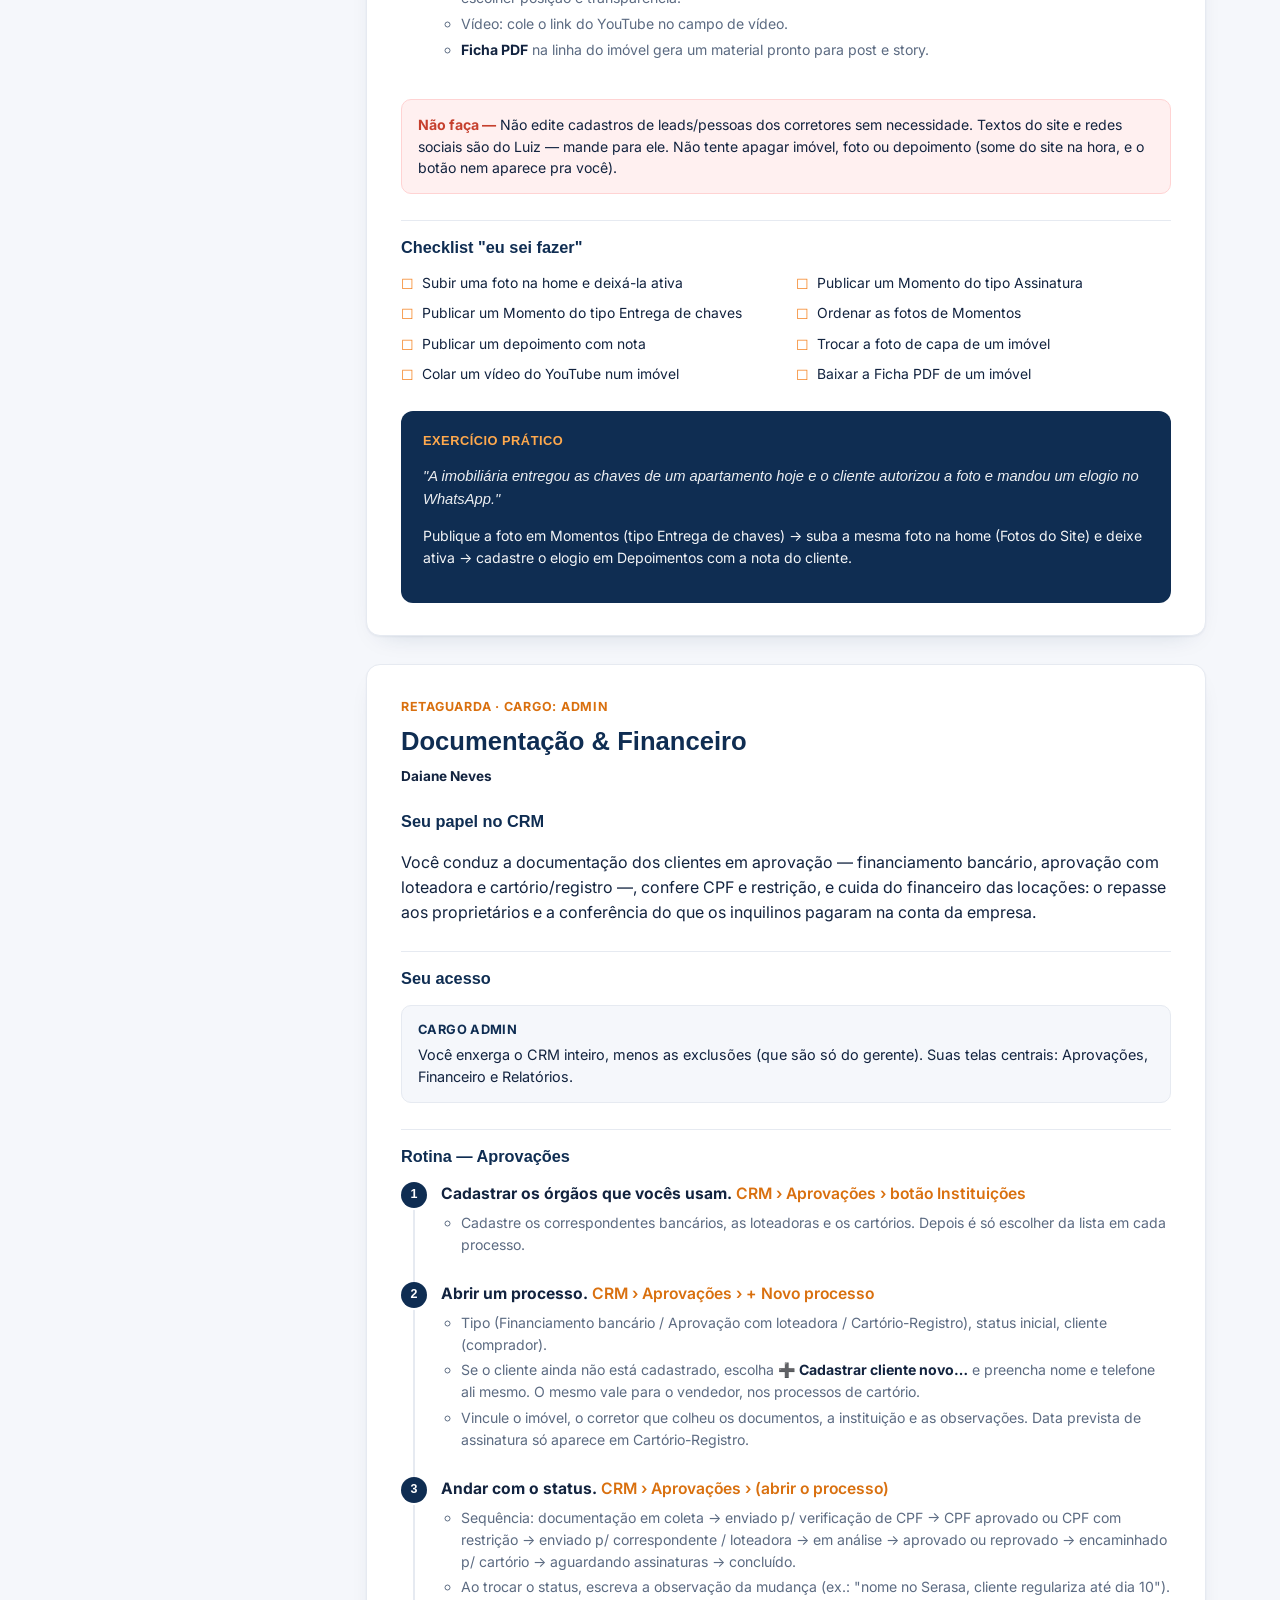
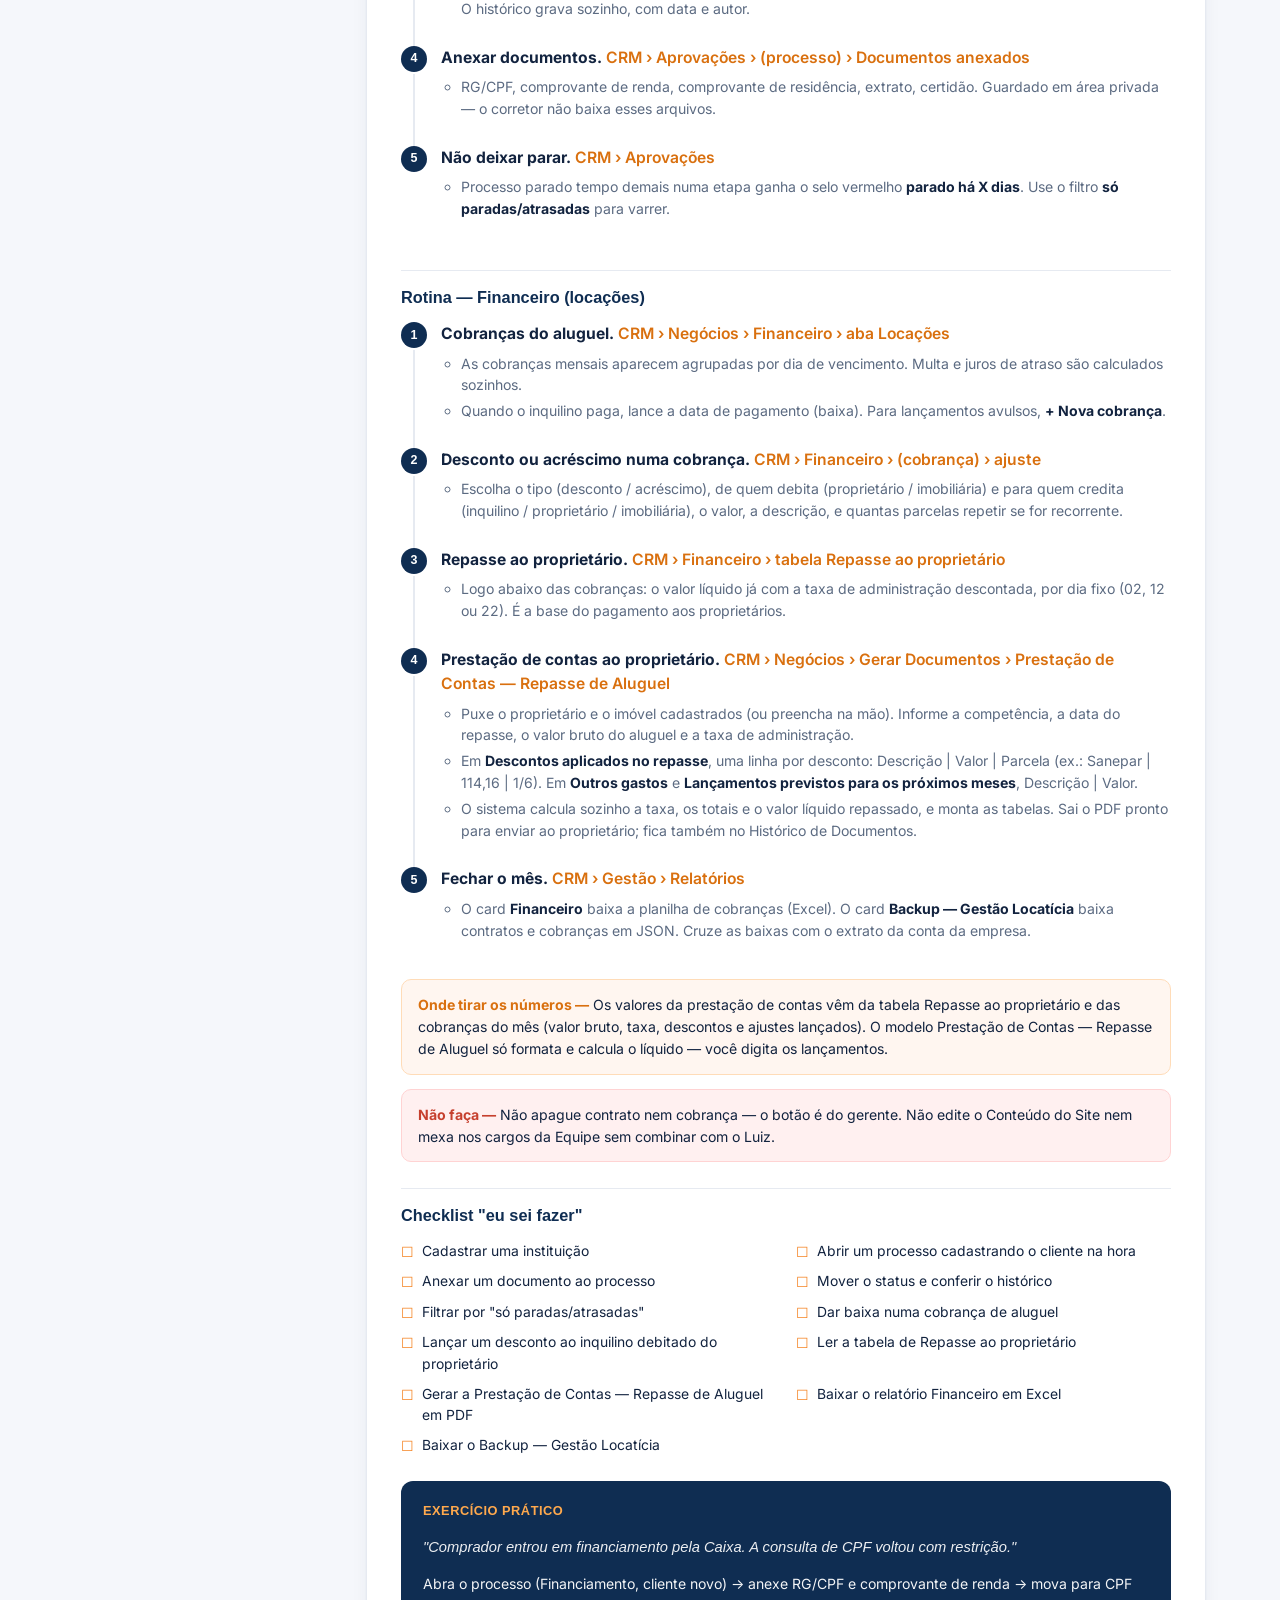
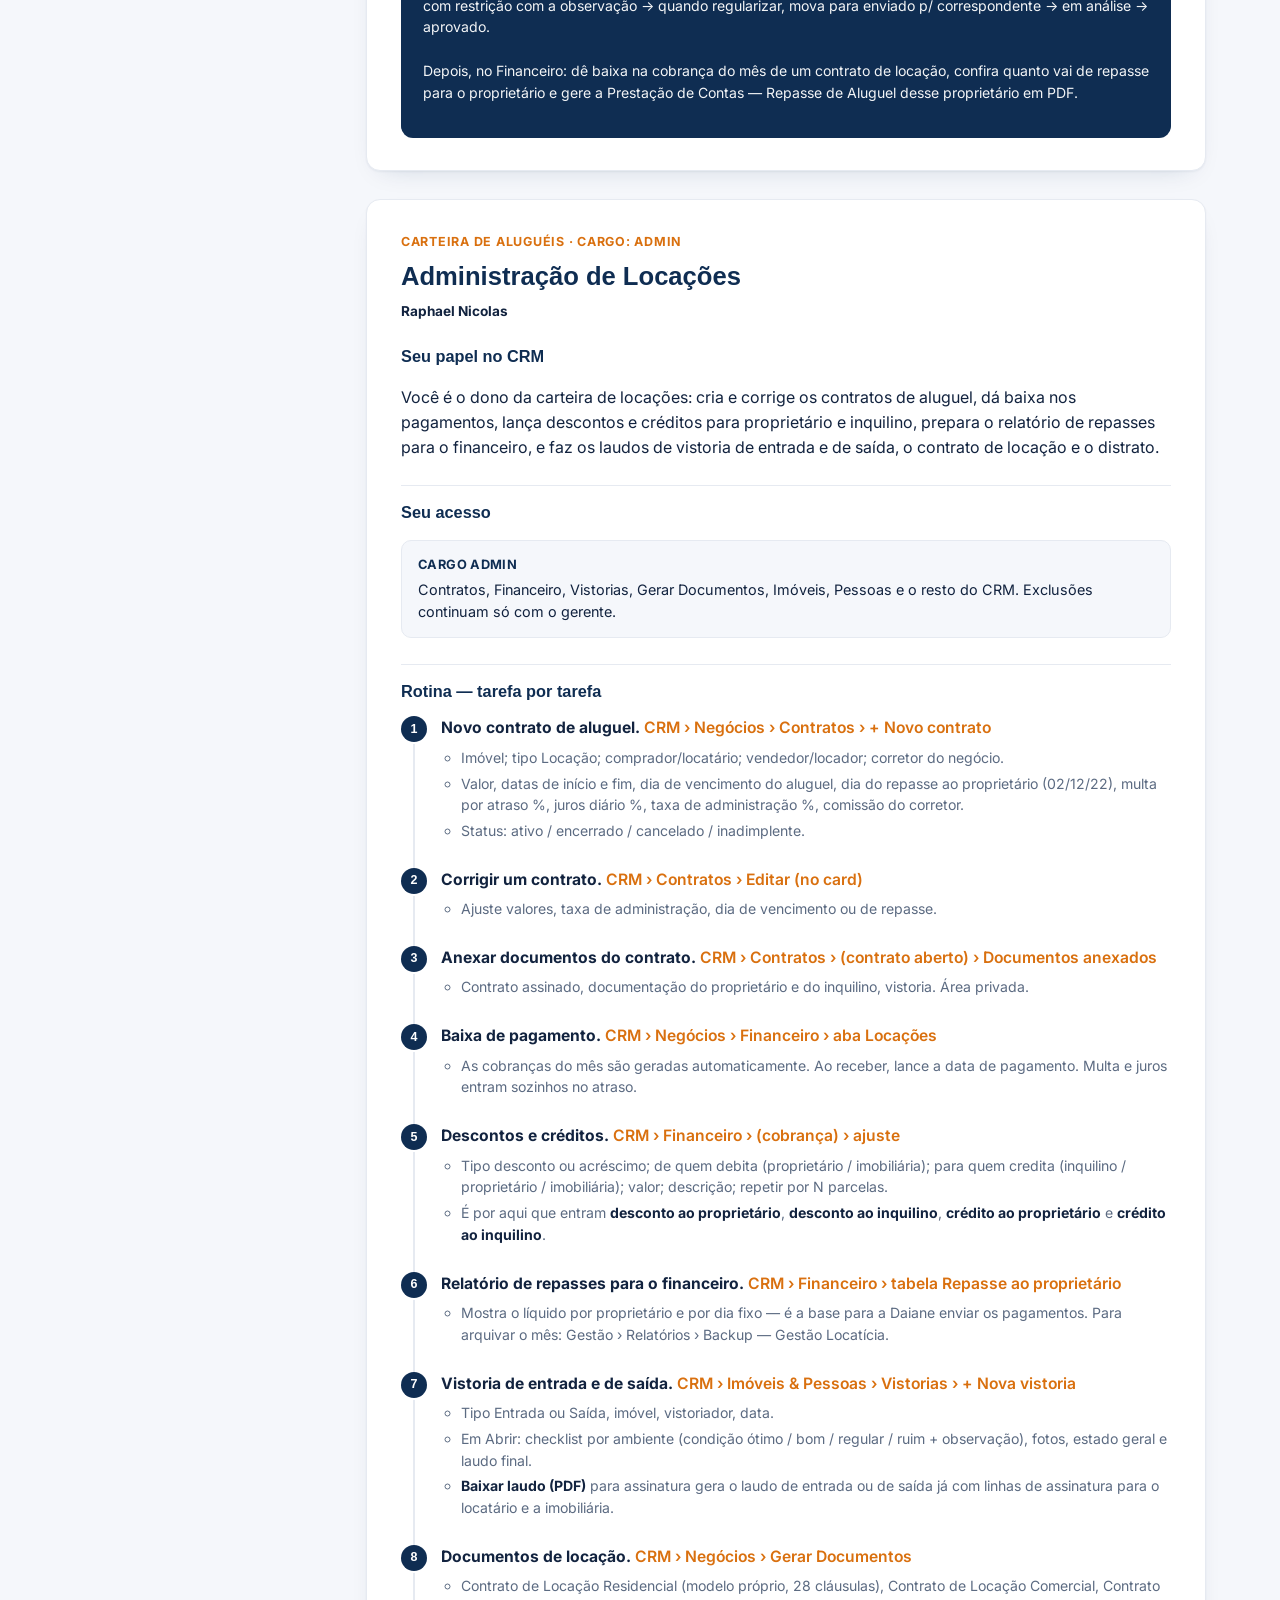
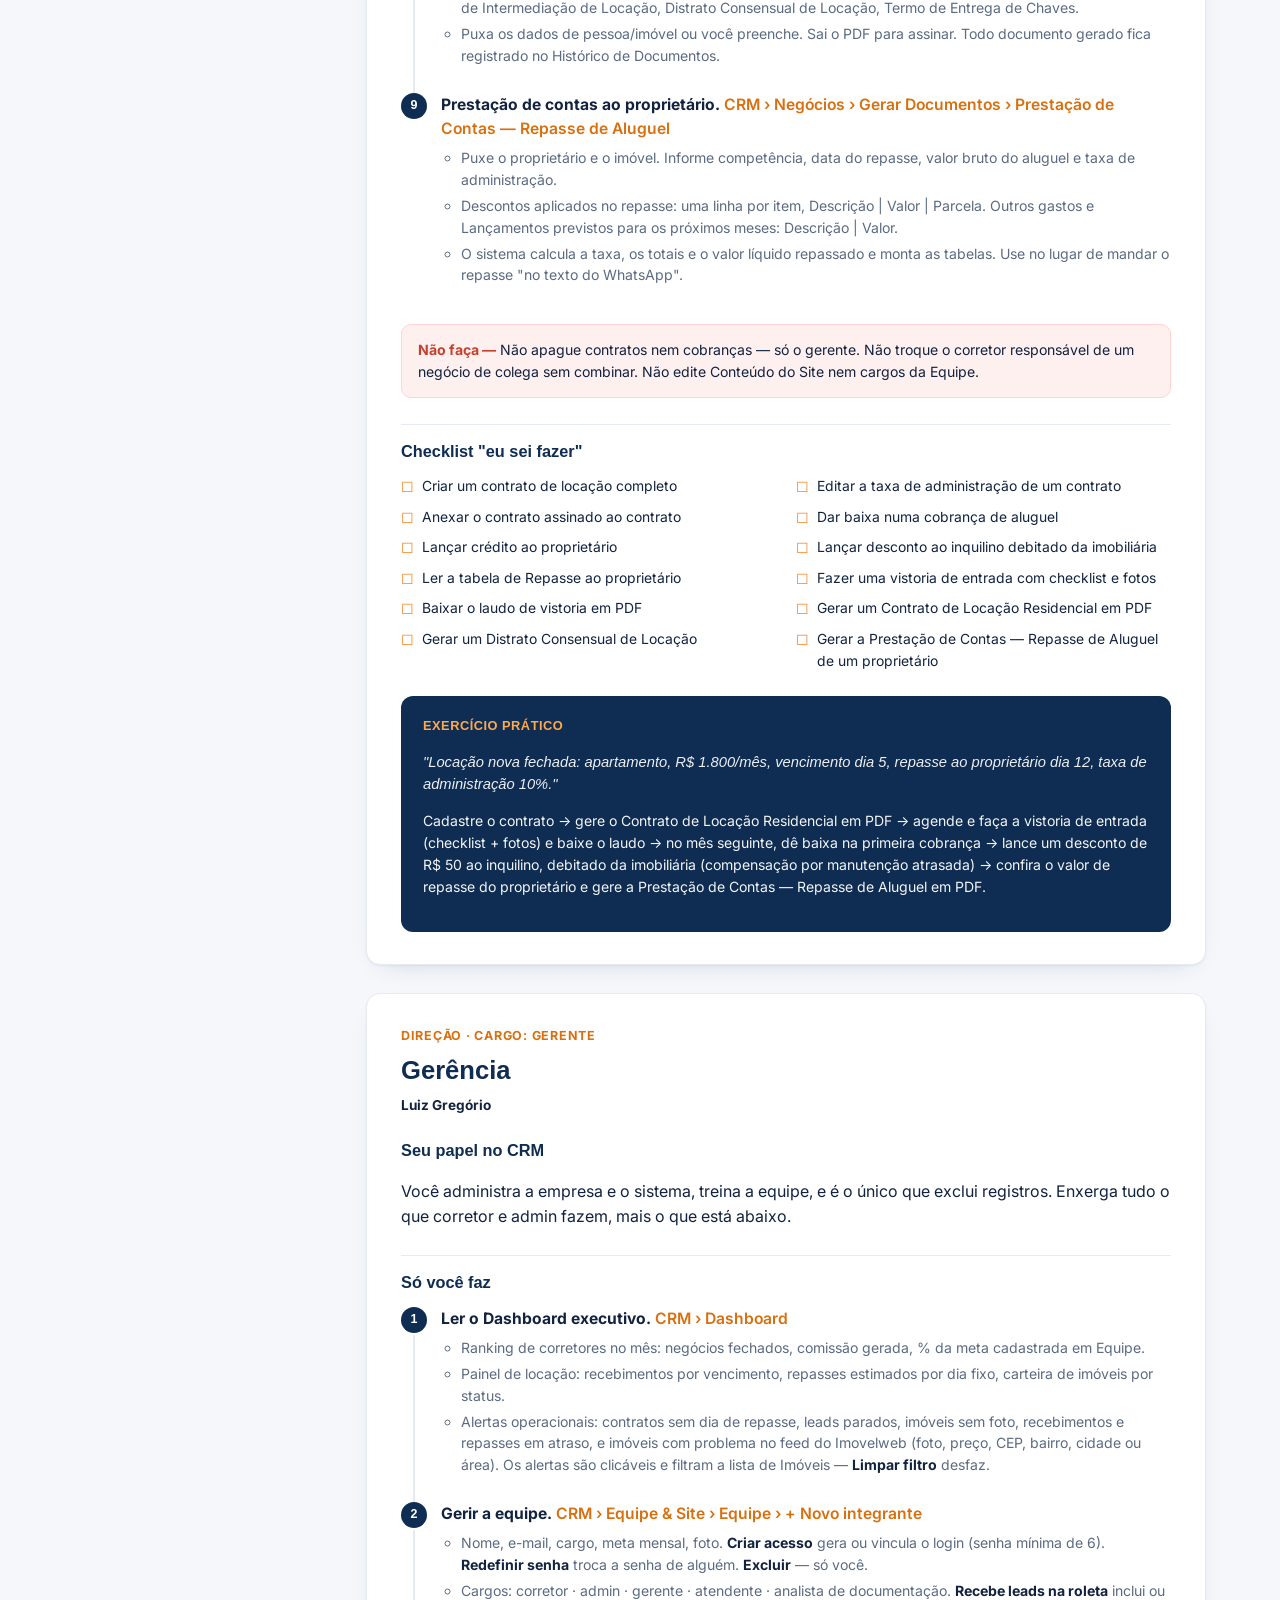
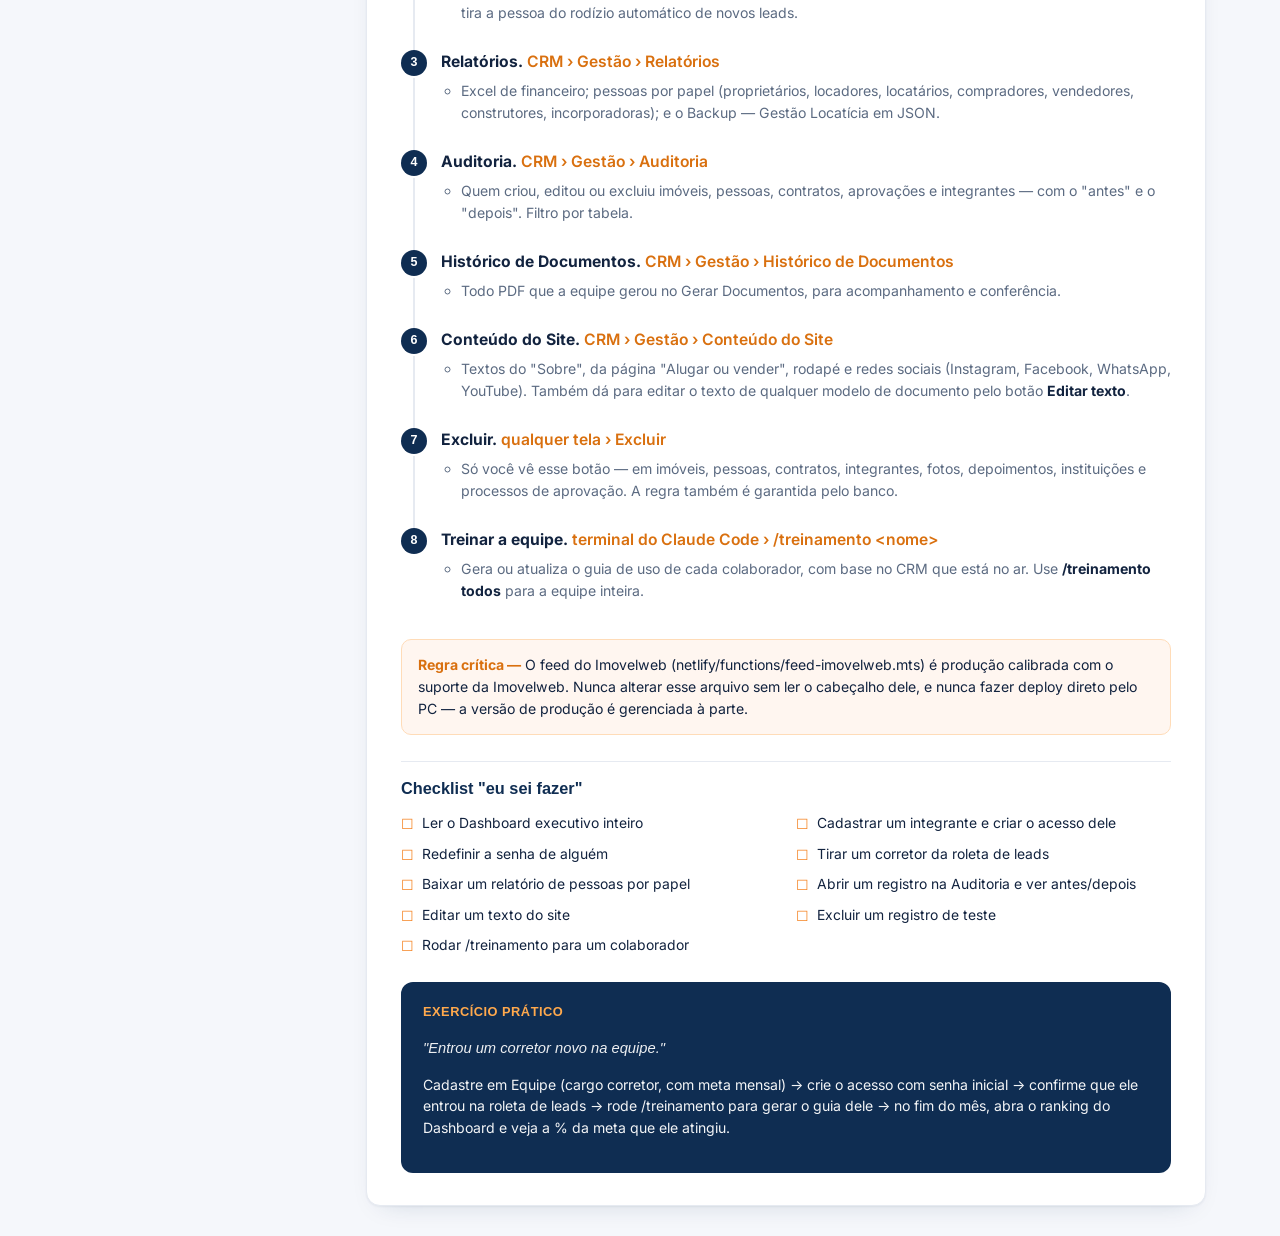
<file: treinamento/erick.html>
<!DOCTYPE html>
<html lang="pt-BR">
<head>
<meta charset="UTF-8">
<meta http-equiv="refresh" content="0; url=/treinamento/index.html#corretor">
<meta name="robots" content="noindex, nofollow">
<link rel="canonical" href="/treinamento/index.html#corretor">
<title>Manual de Treinamento — Erick Caetano</title>
</head>
<body style="font-family:Inter,sans-serif; background:#0F2D52; color:#fff; display:flex; align-items:center; justify-content:center; height:100vh; margin:0;">
  <p>Abrindo o manual de <strong>Erick Caetano</strong>… <a href='/treinamento/#corretor' style='color:#FFA94D;'>clique aqui</a> se não for automático.</p>
</body>
</html>
</file>
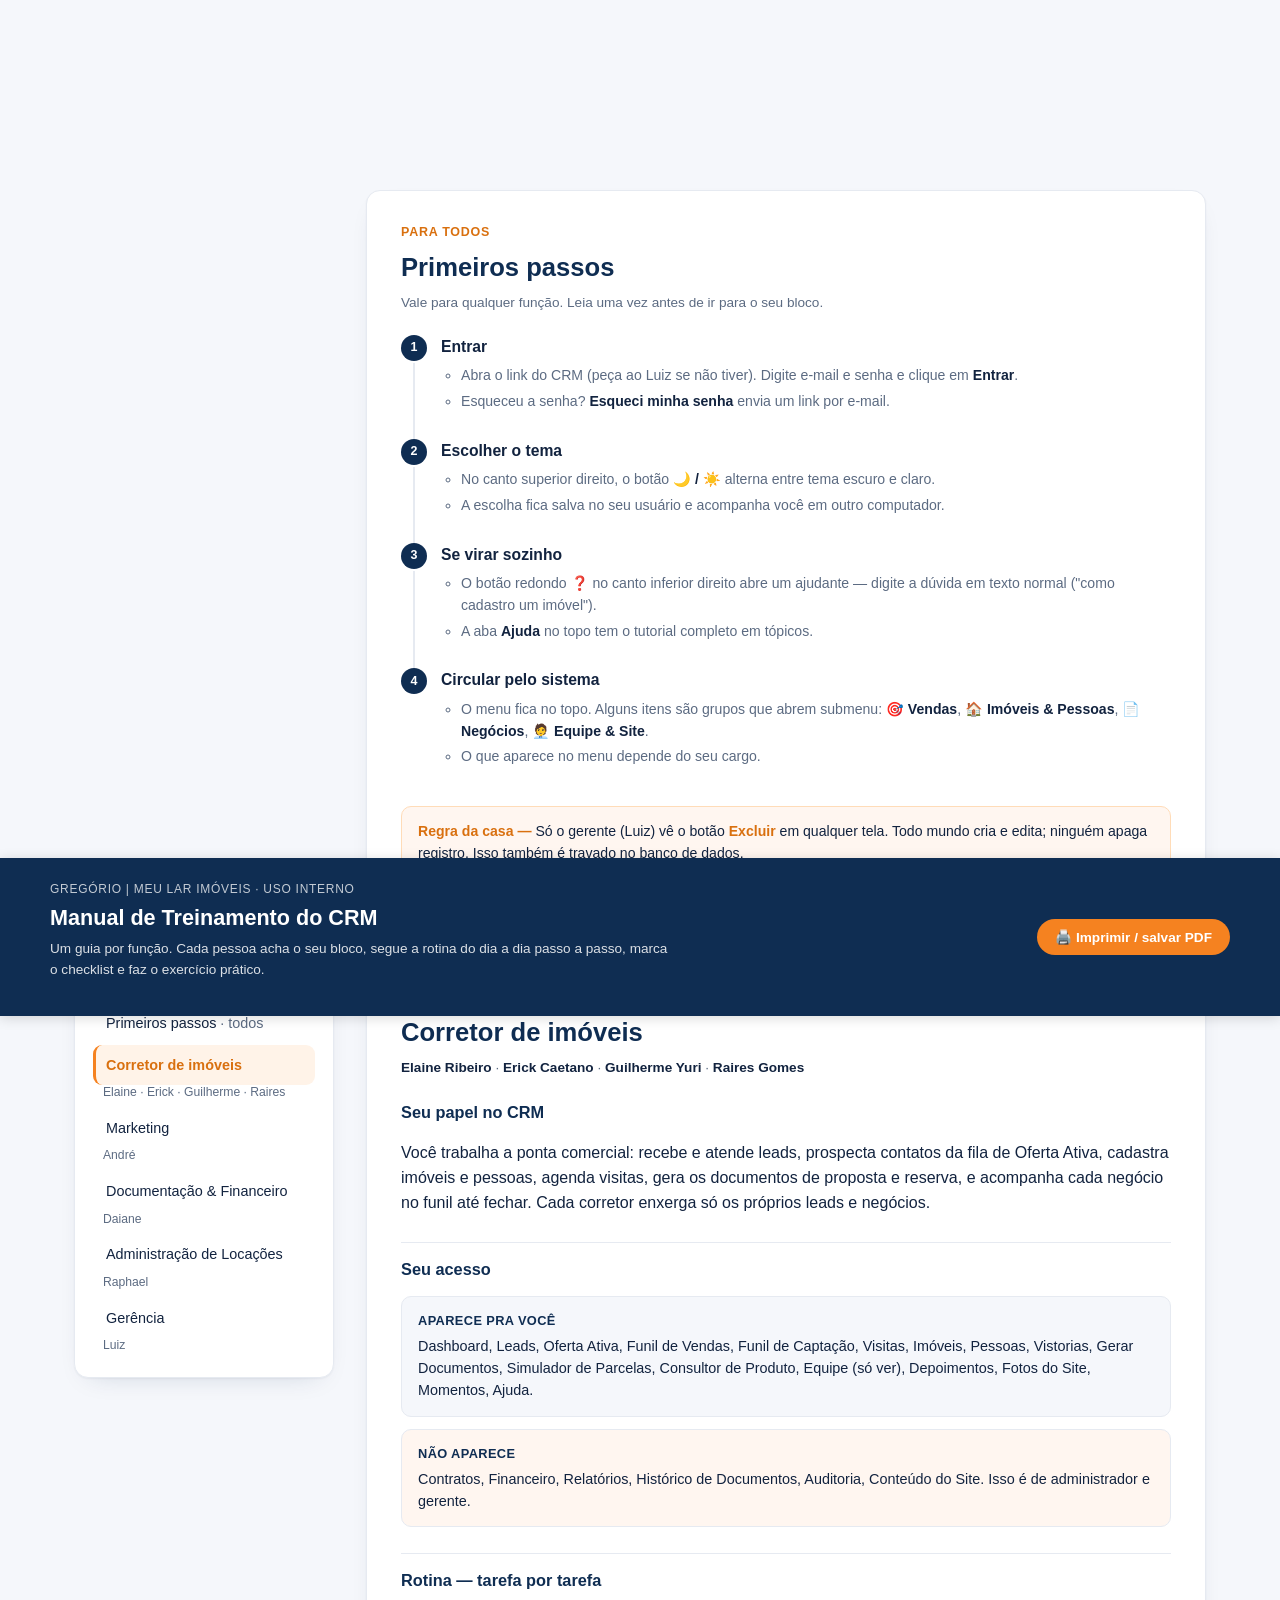
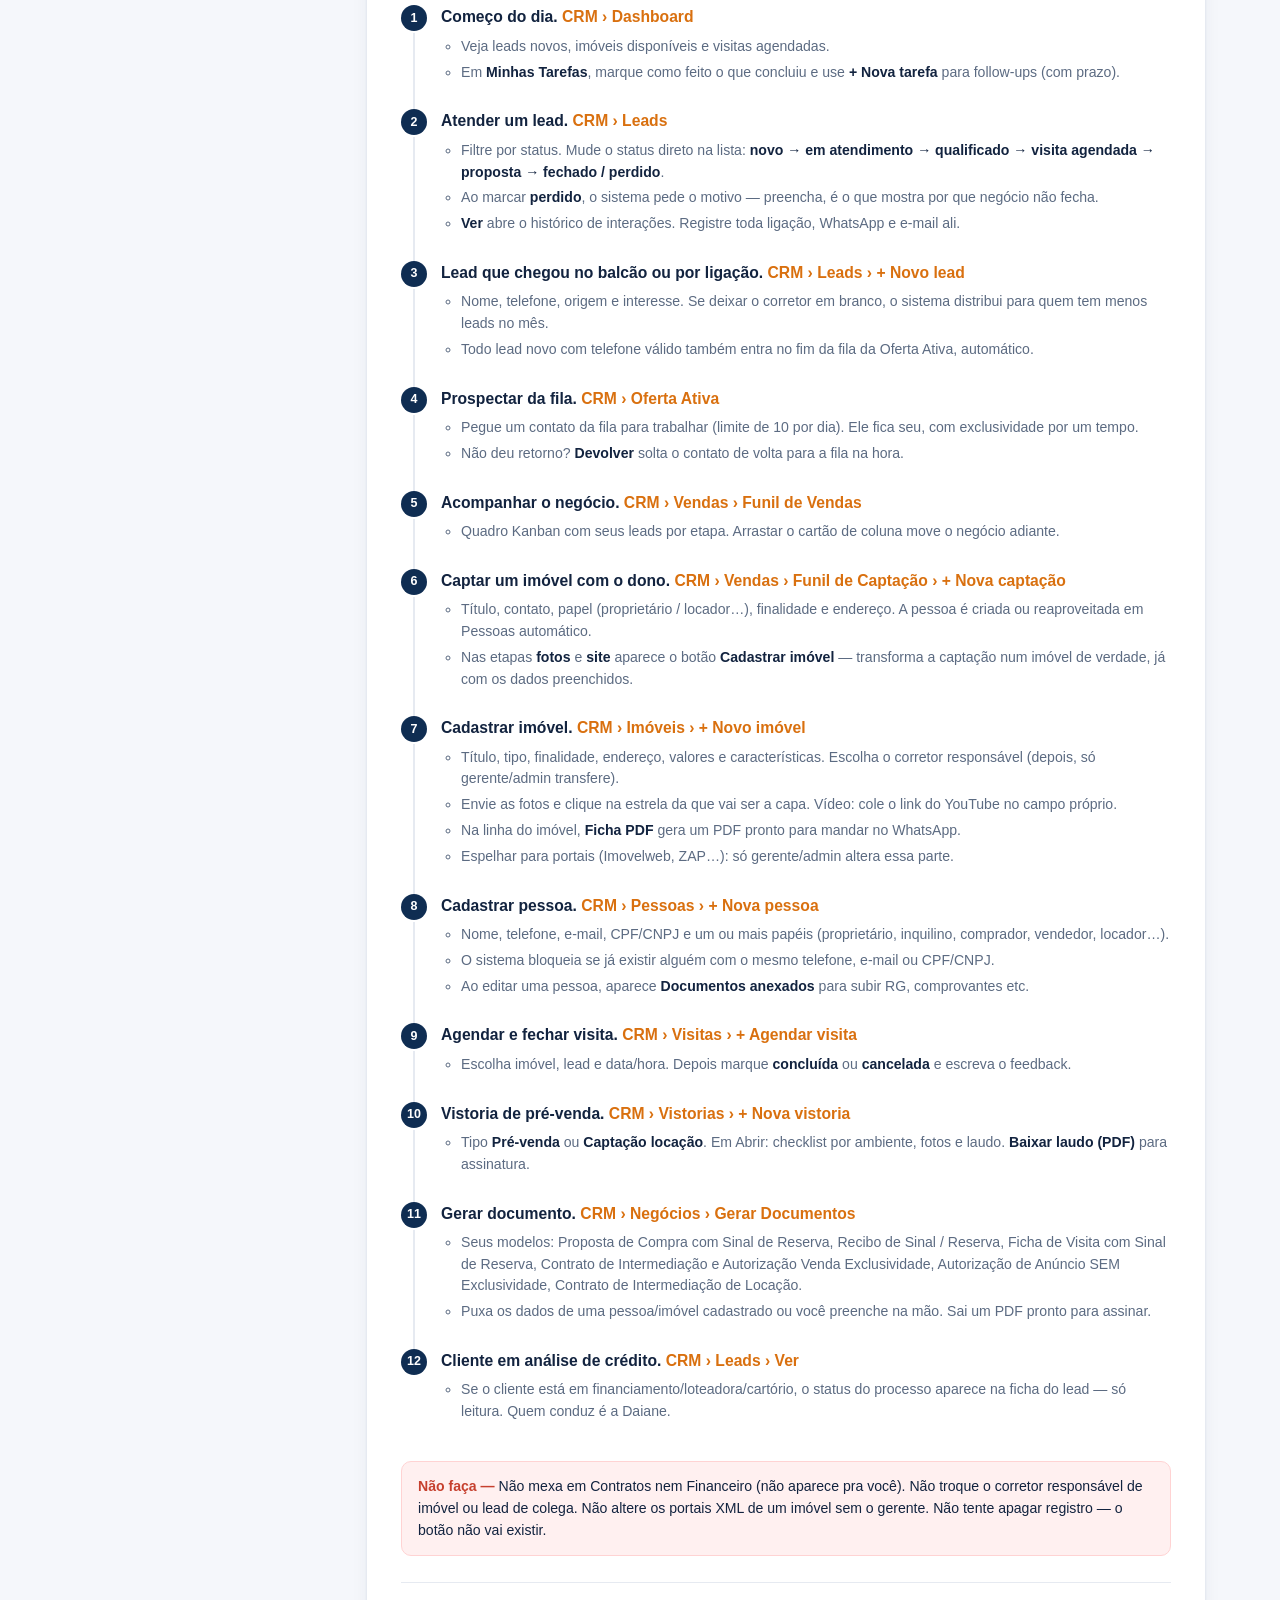
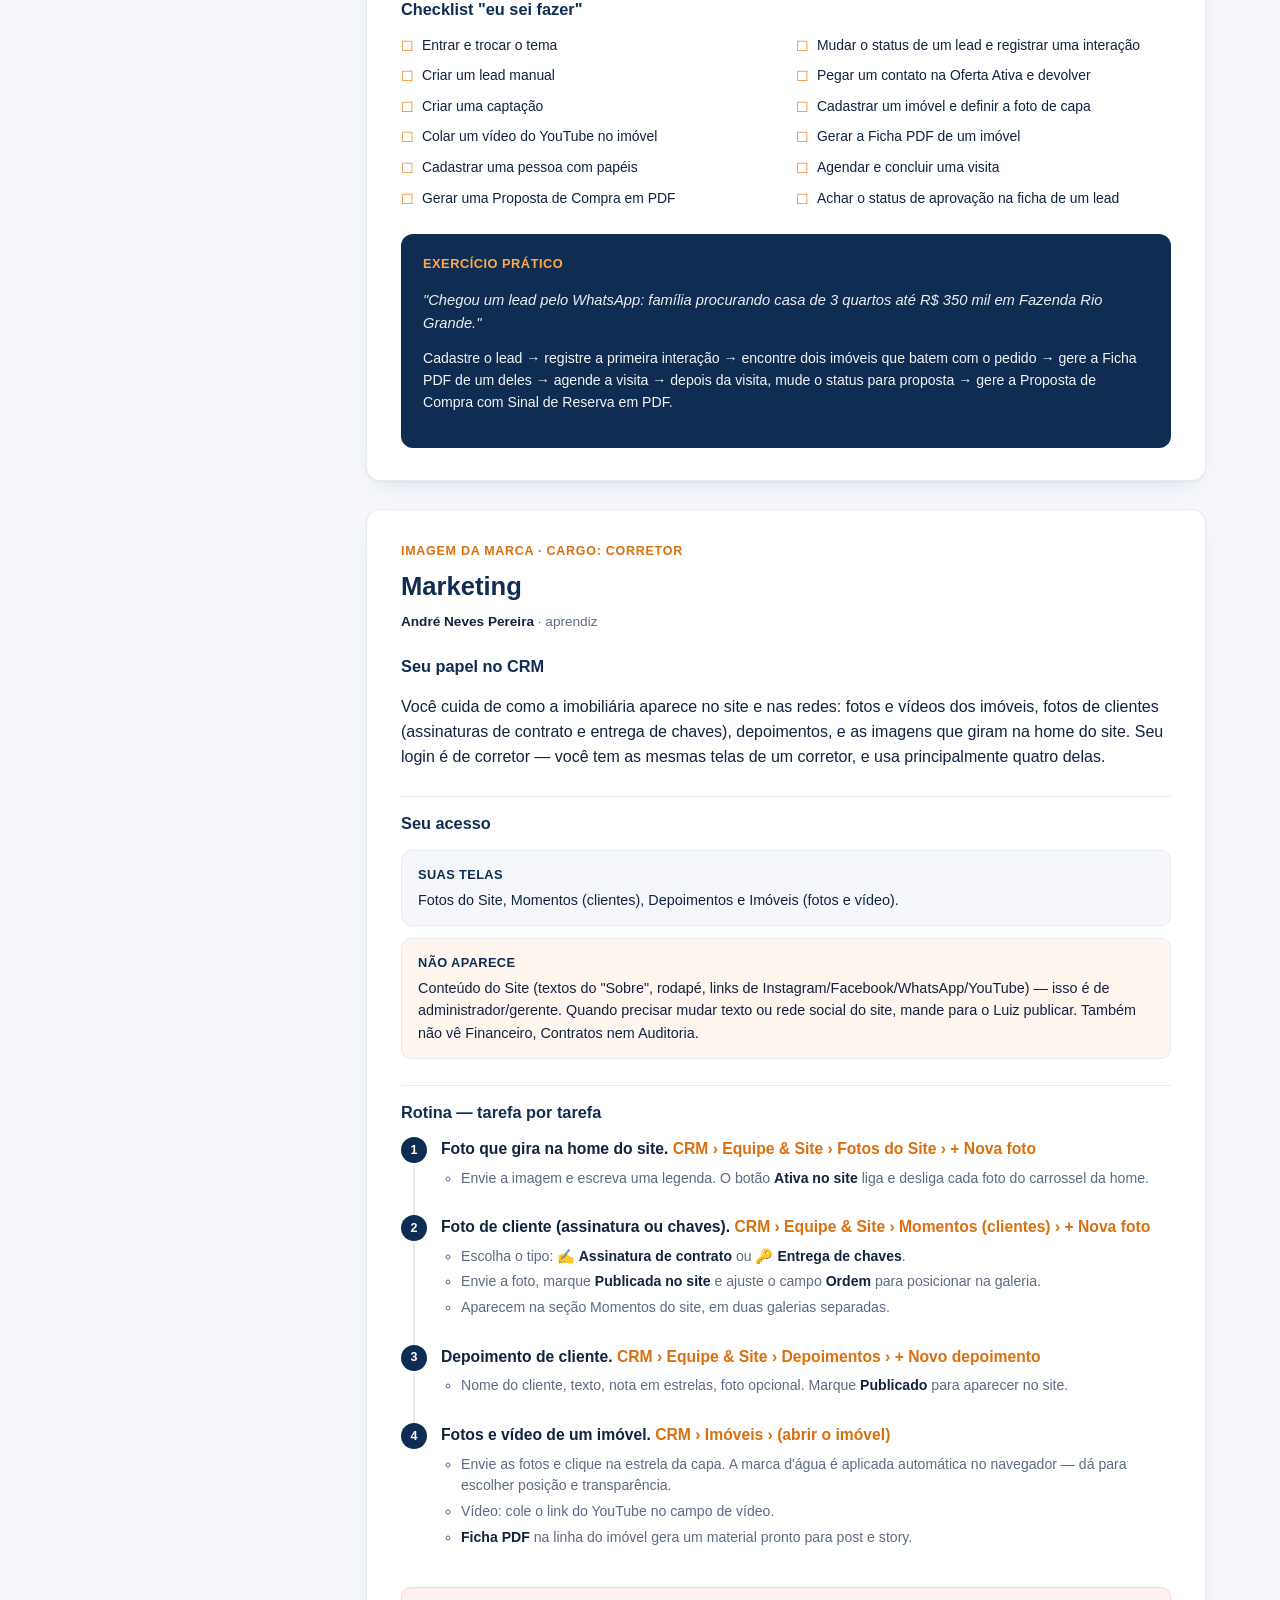
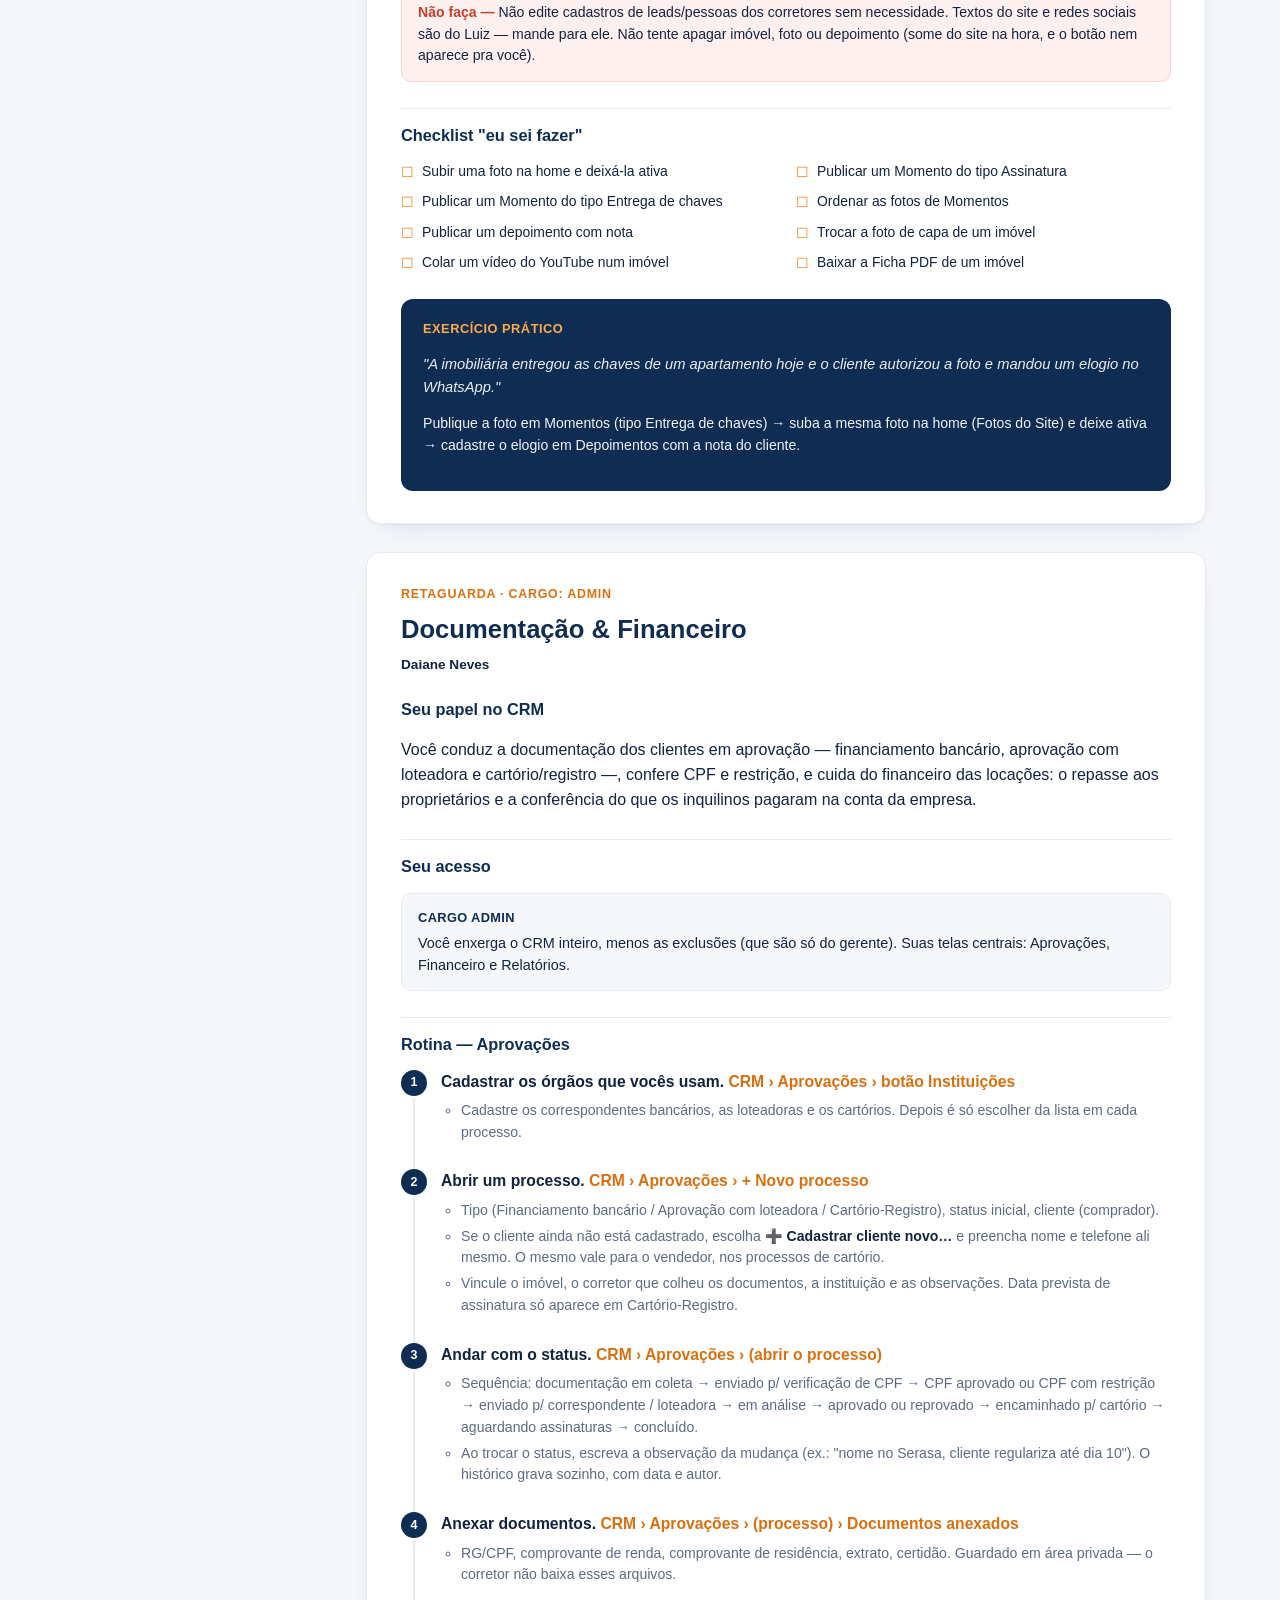
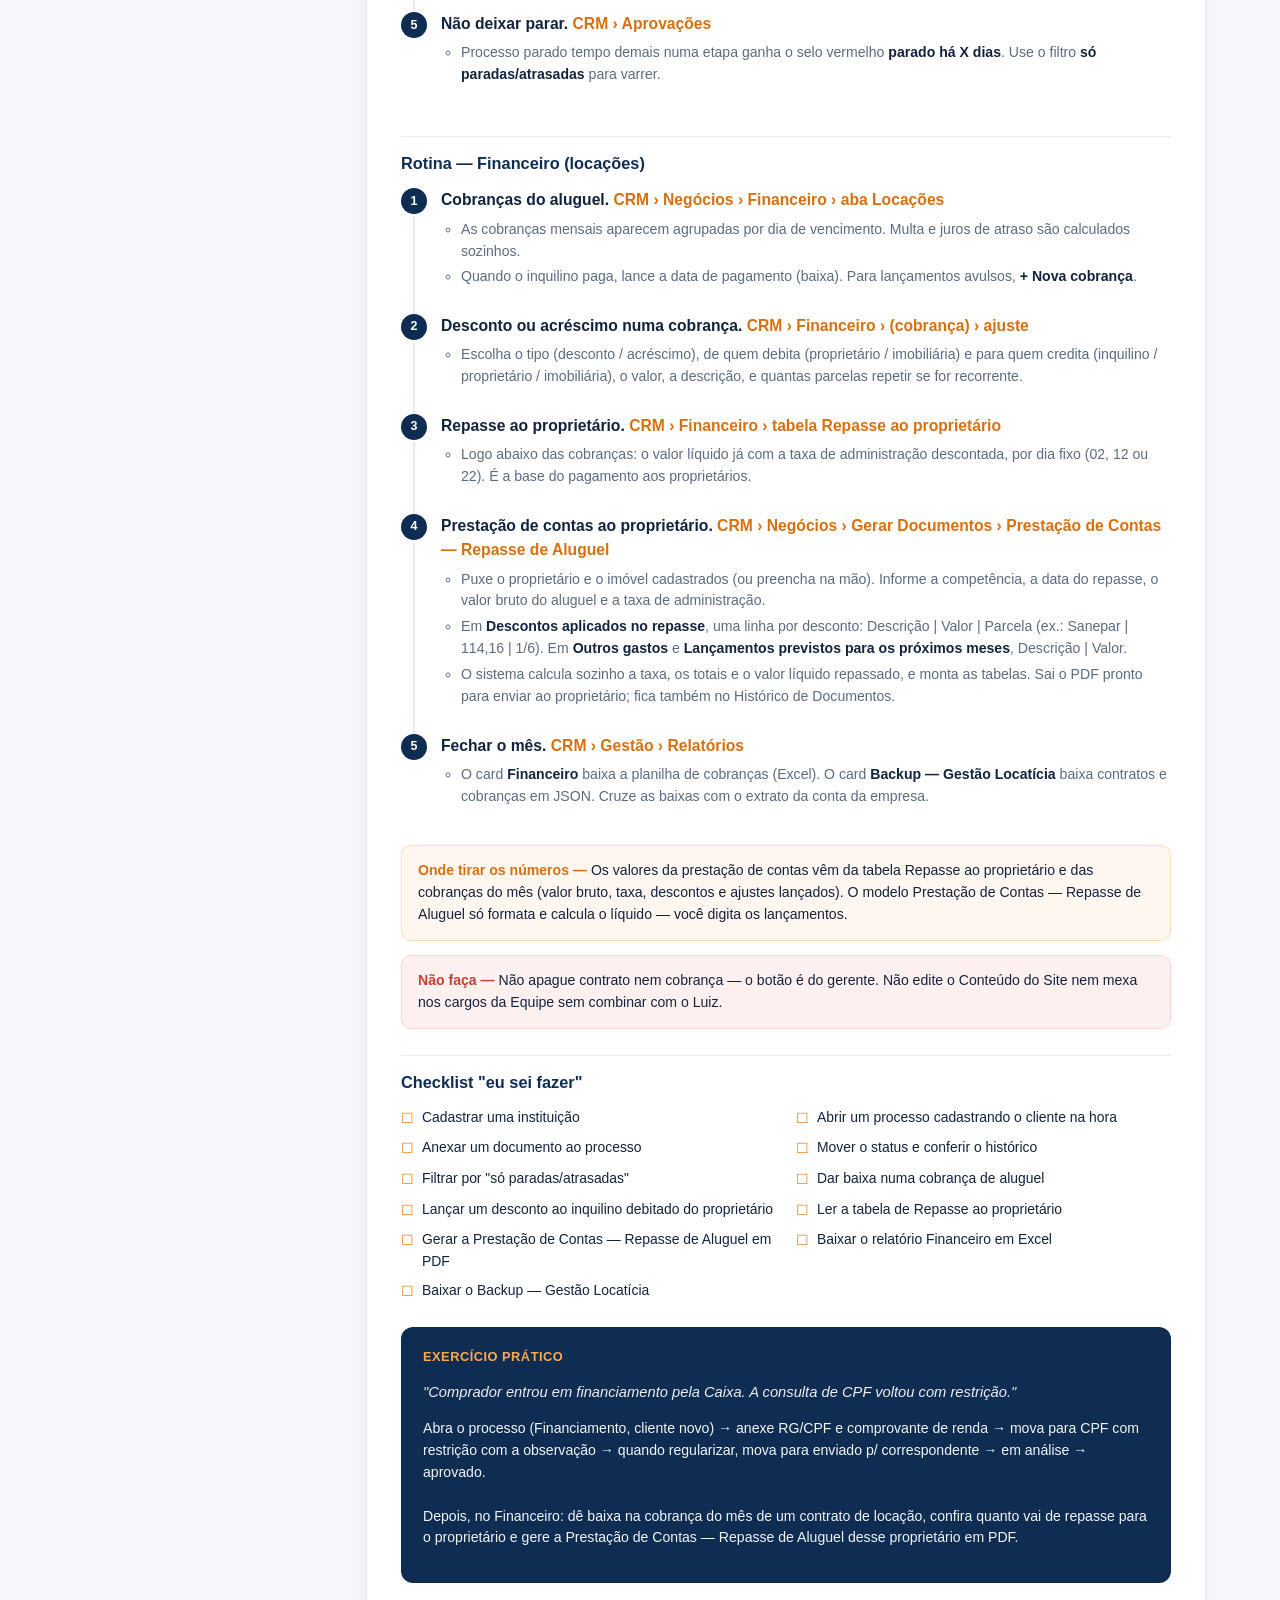
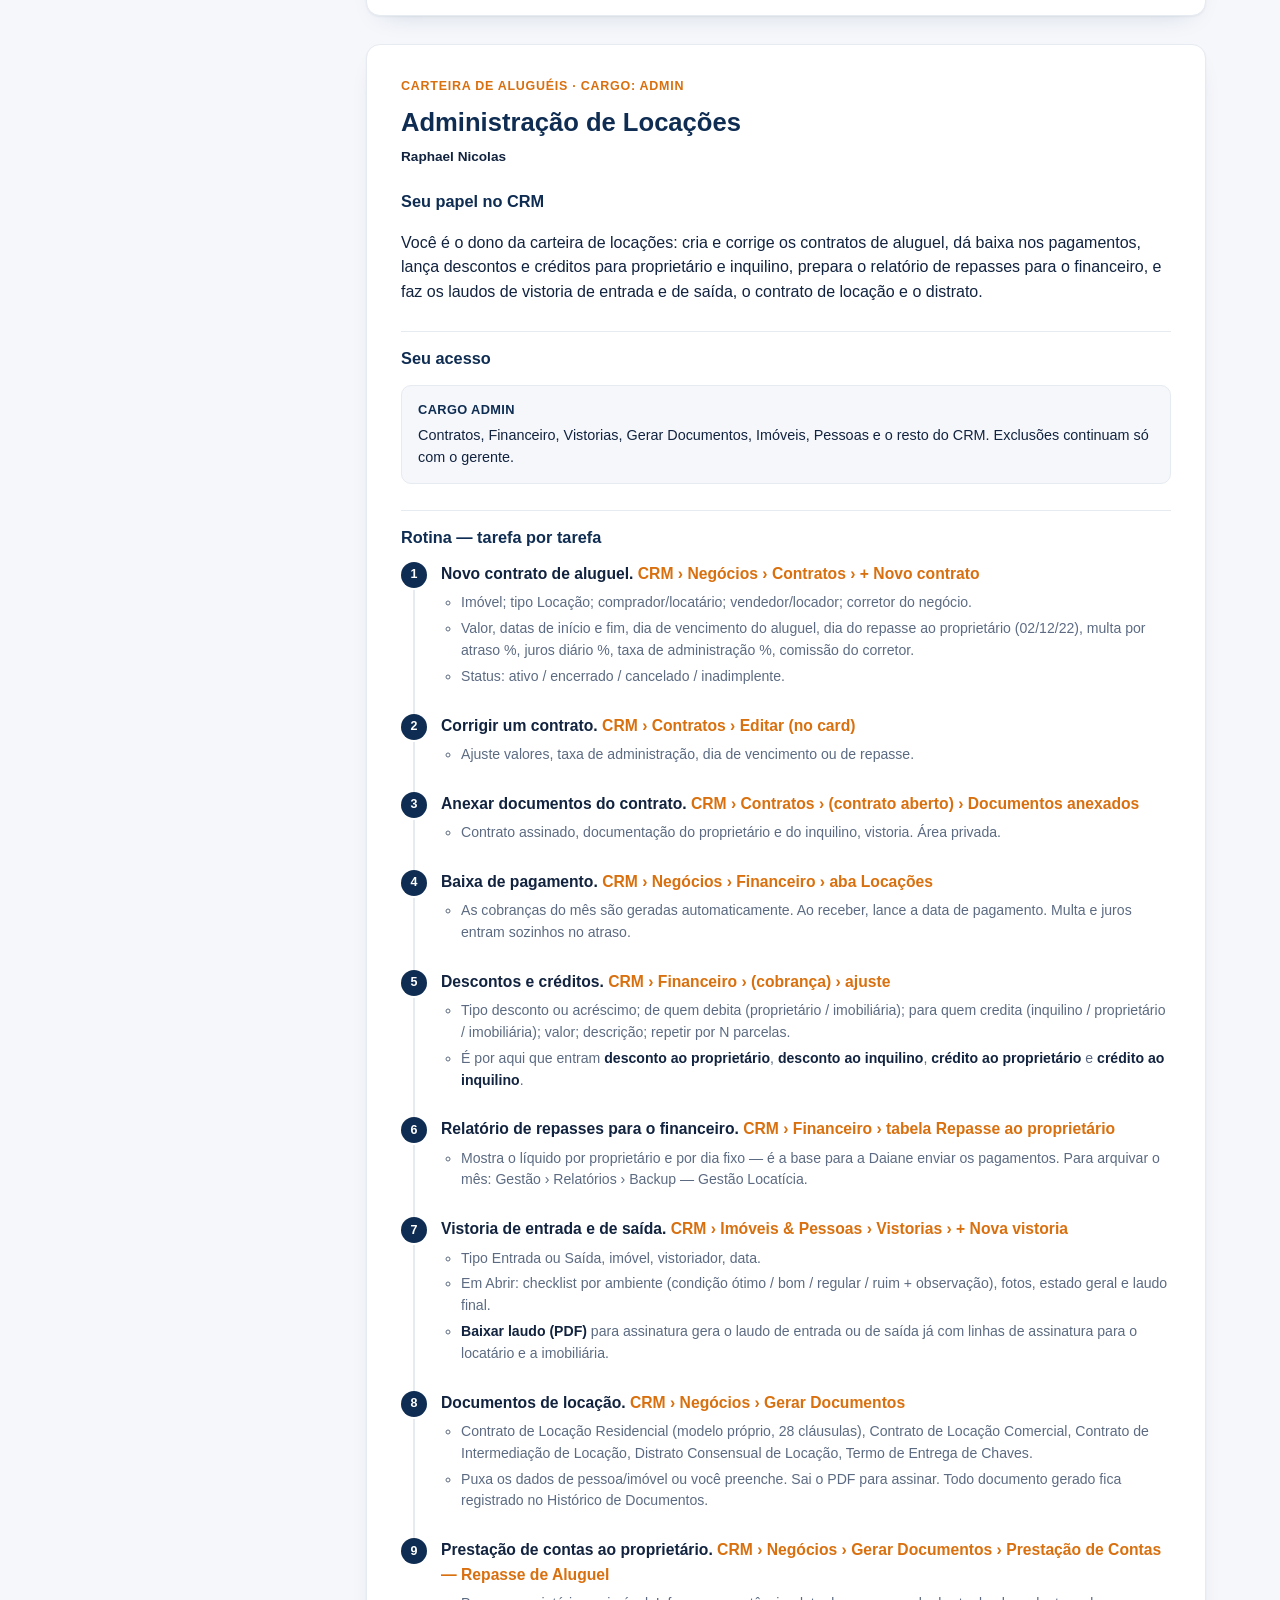
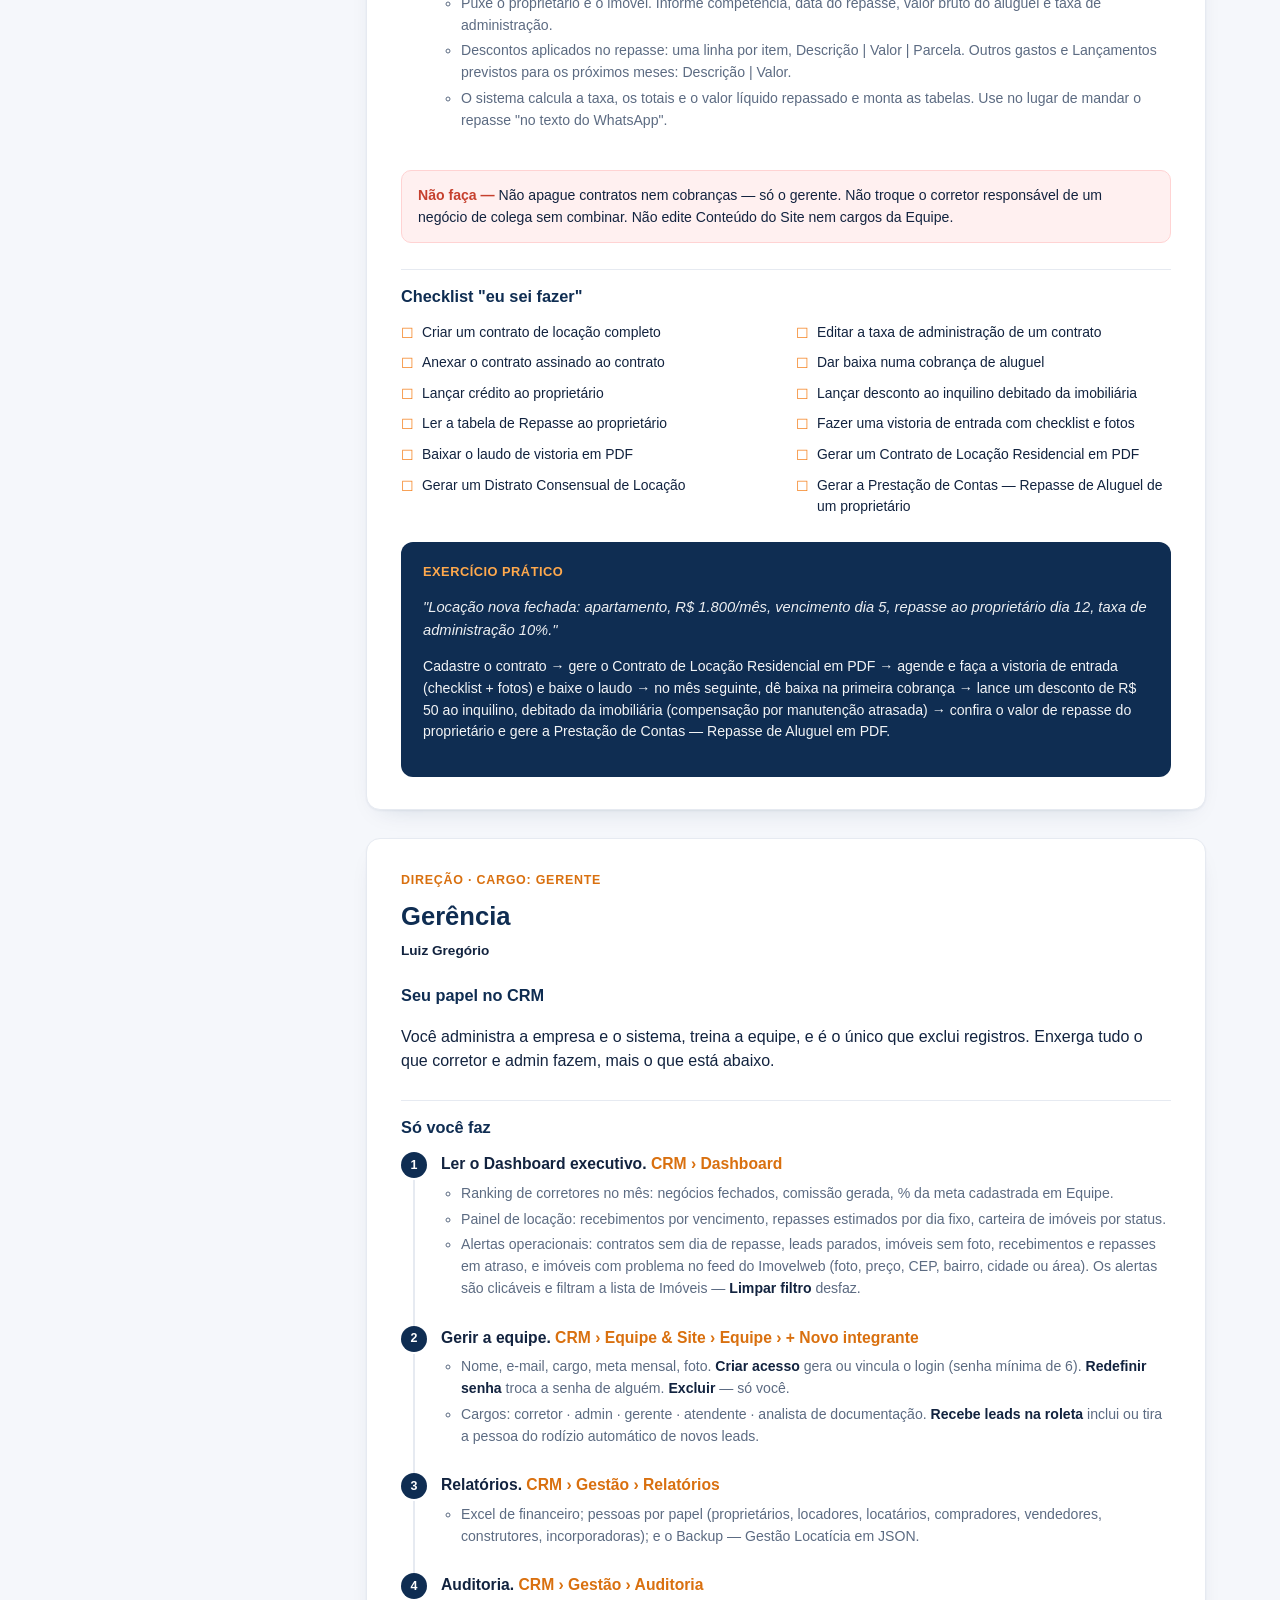
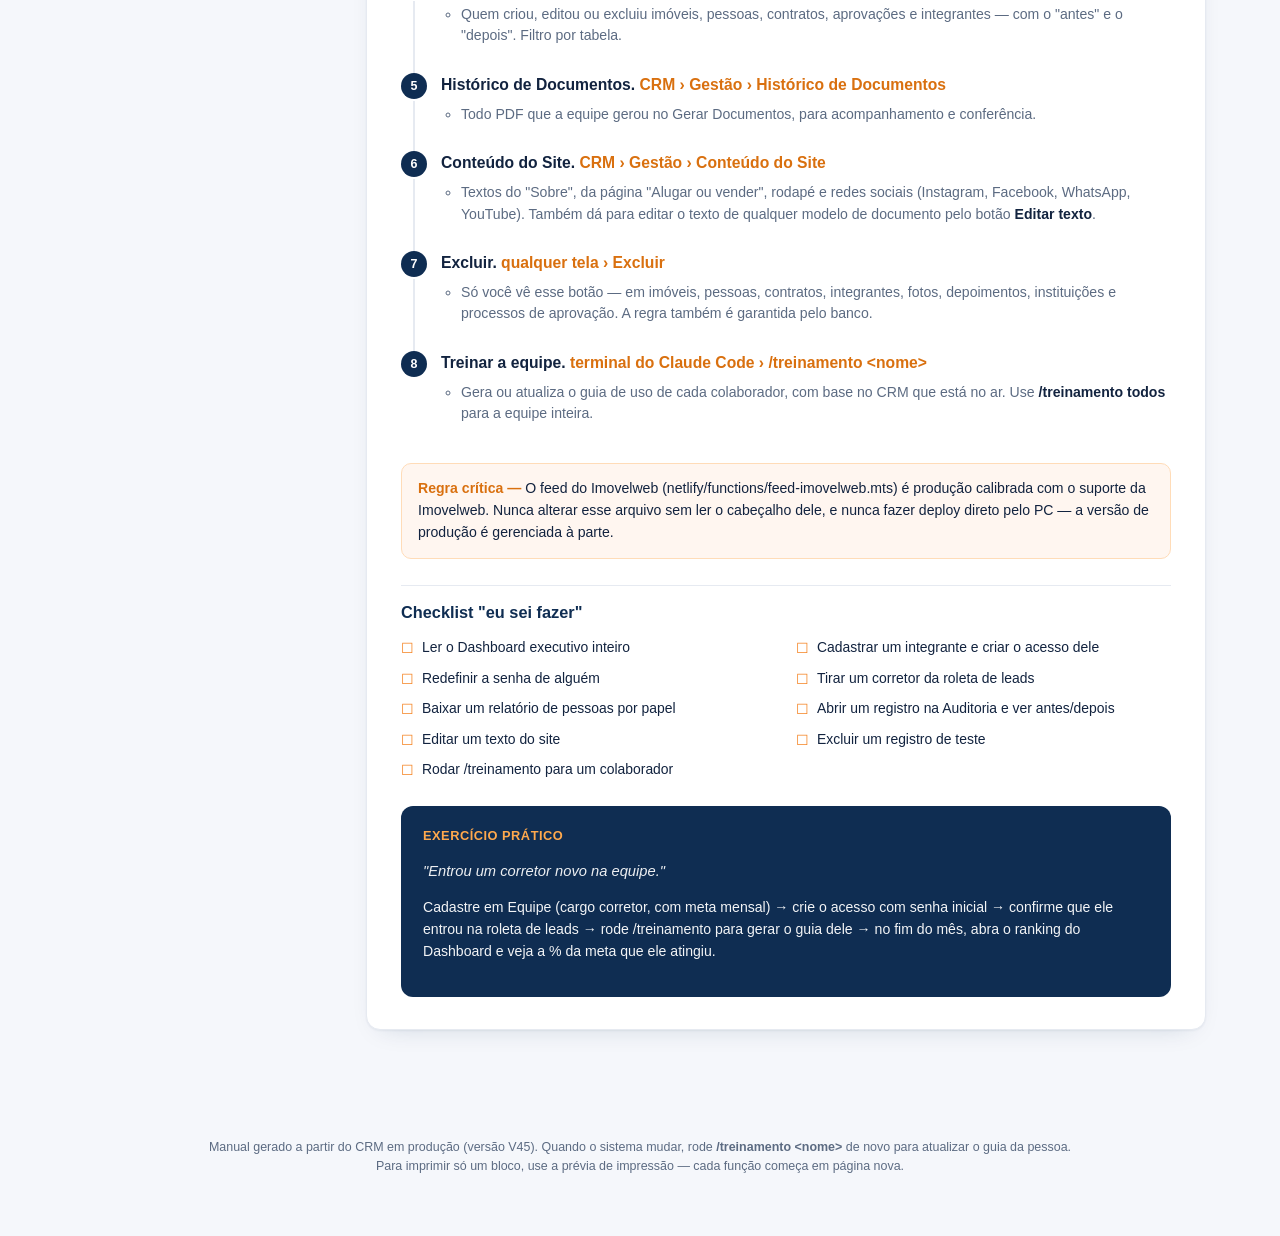
<file: treinamento/guilherme.html>
<!DOCTYPE html>
<html lang="pt-BR">
<head>
<meta charset="UTF-8">
<meta http-equiv="refresh" content="0; url=/treinamento/index.html#corretor">
<meta name="robots" content="noindex, nofollow">
<link rel="canonical" href="/treinamento/index.html#corretor">
<title>Manual de Treinamento — Guilherme Yuri</title>
</head>
<body style="font-family:Inter,sans-serif; background:#0F2D52; color:#fff; display:flex; align-items:center; justify-content:center; height:100vh; margin:0;">
  <p>Abrindo o manual de <strong>Guilherme Yuri</strong>… <a href='/treinamento/#corretor' style='color:#FFA94D;'>clique aqui</a> se não for automático.</p>
</body>
</html>
</file>
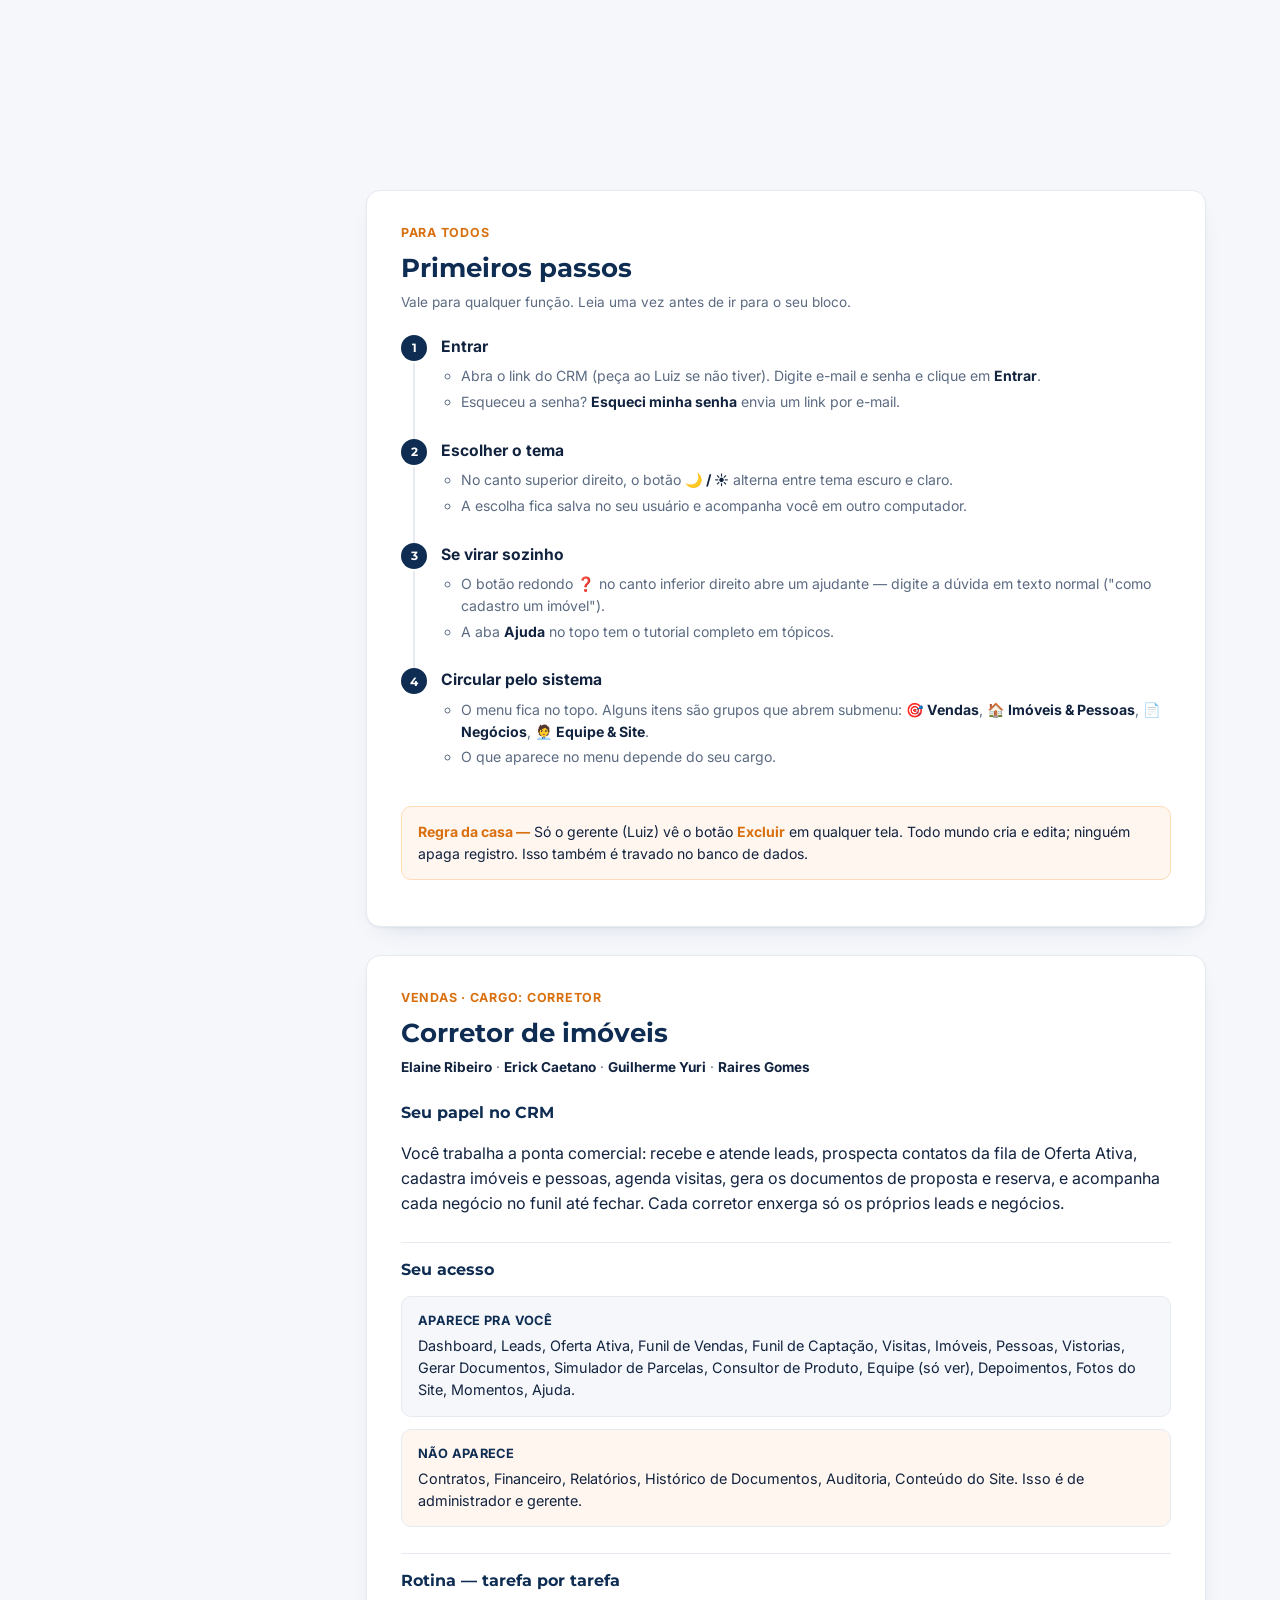
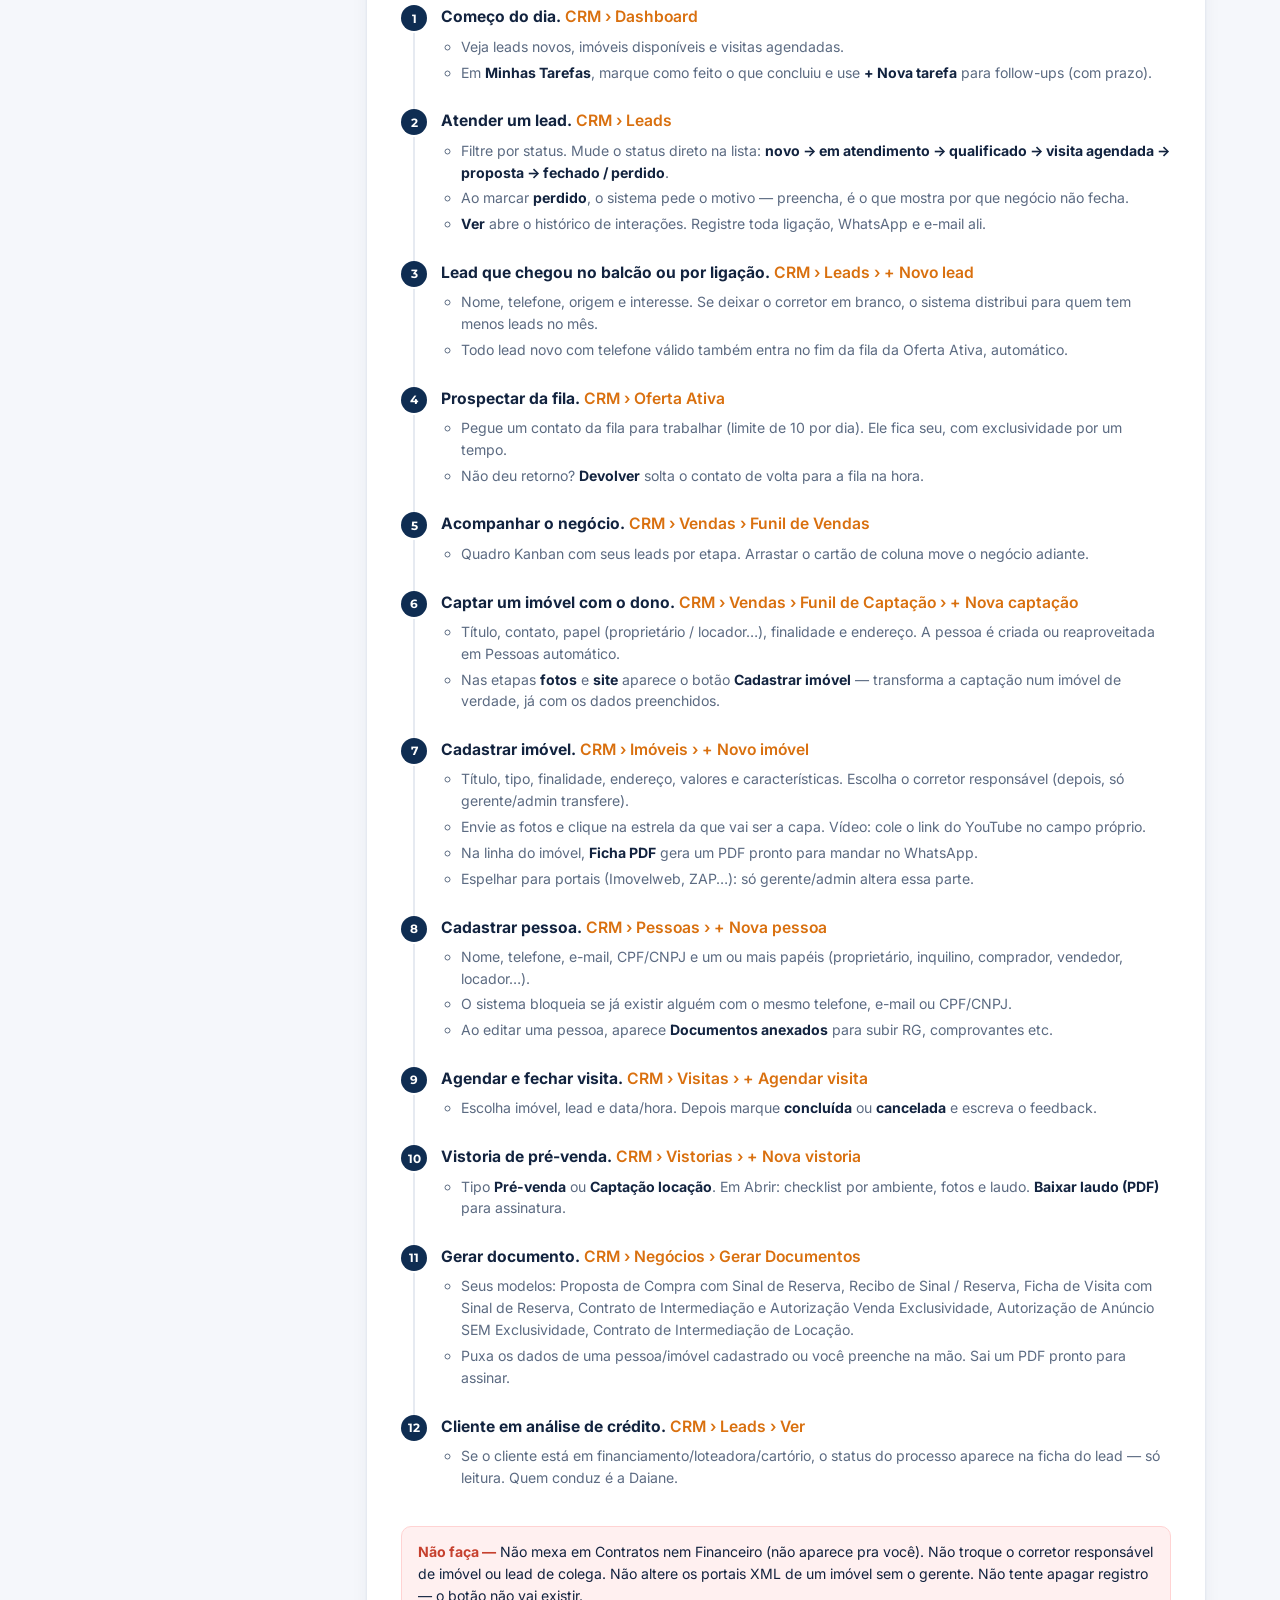
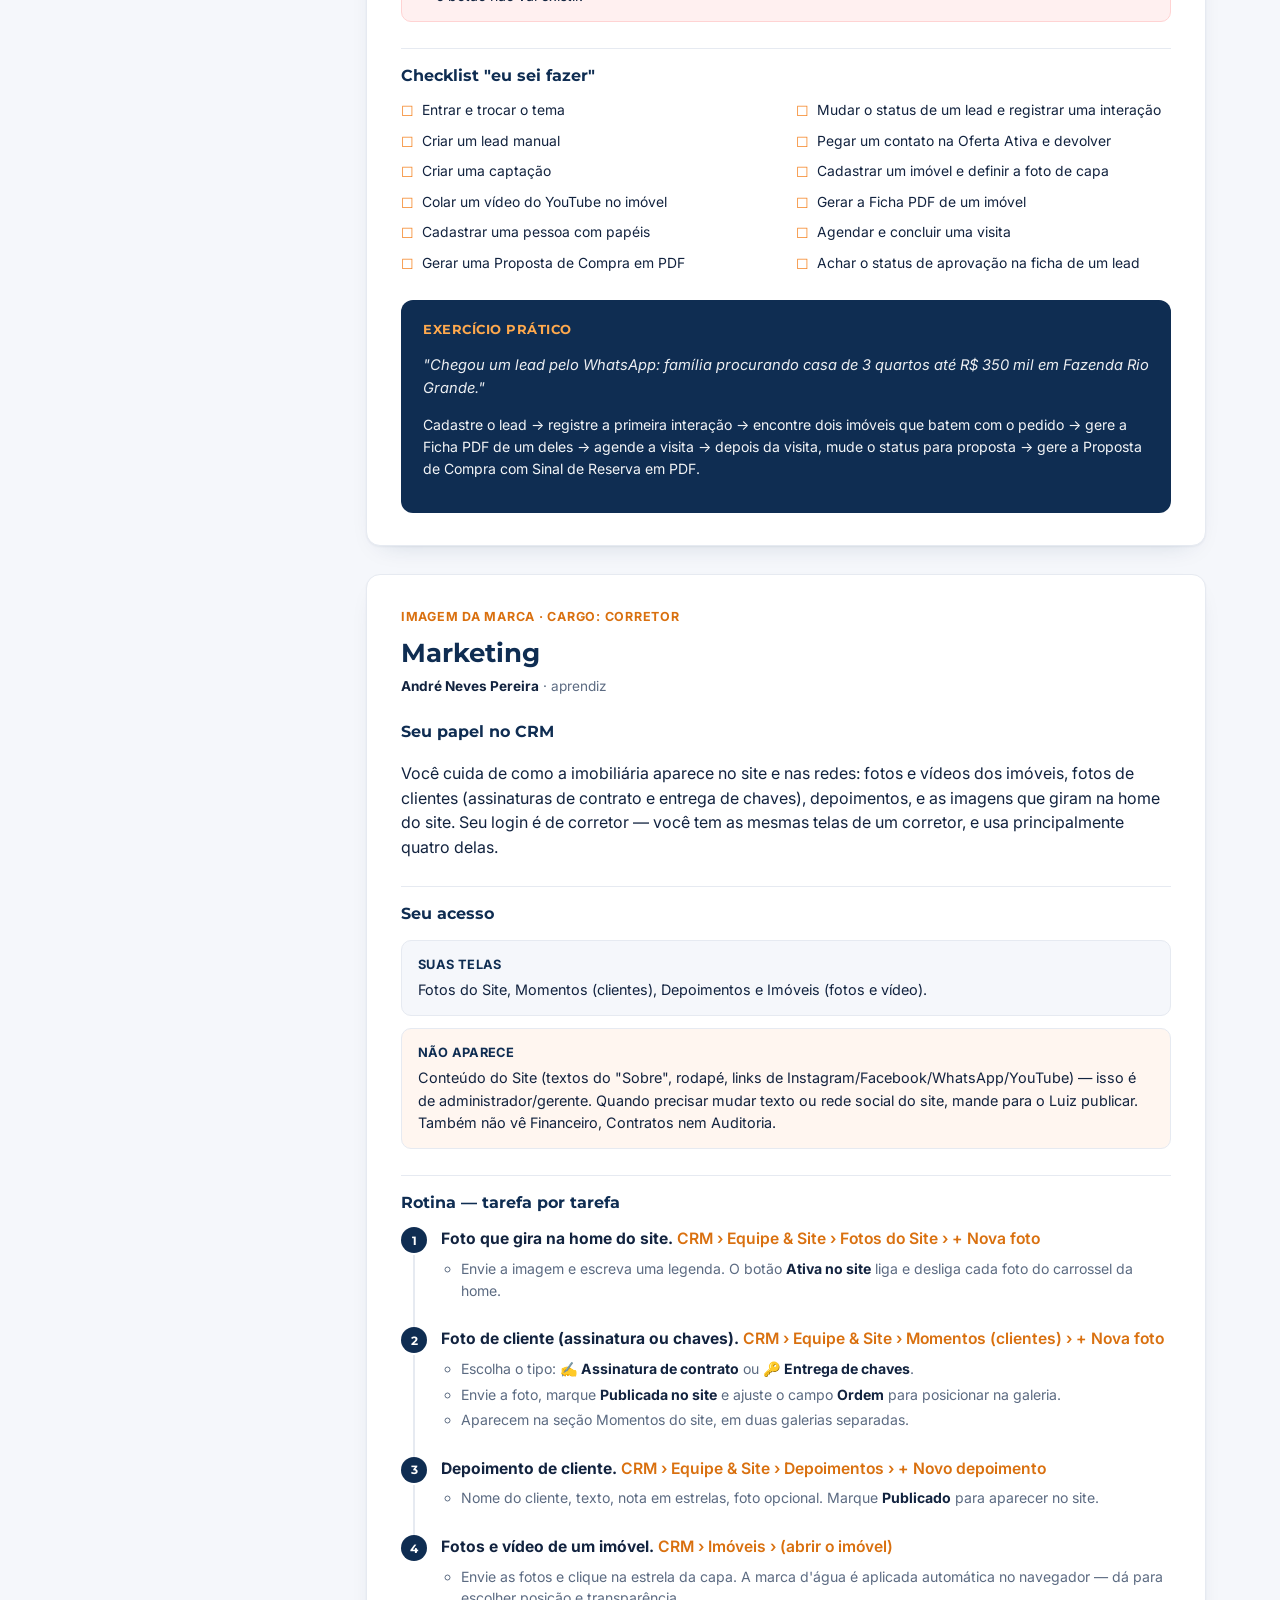
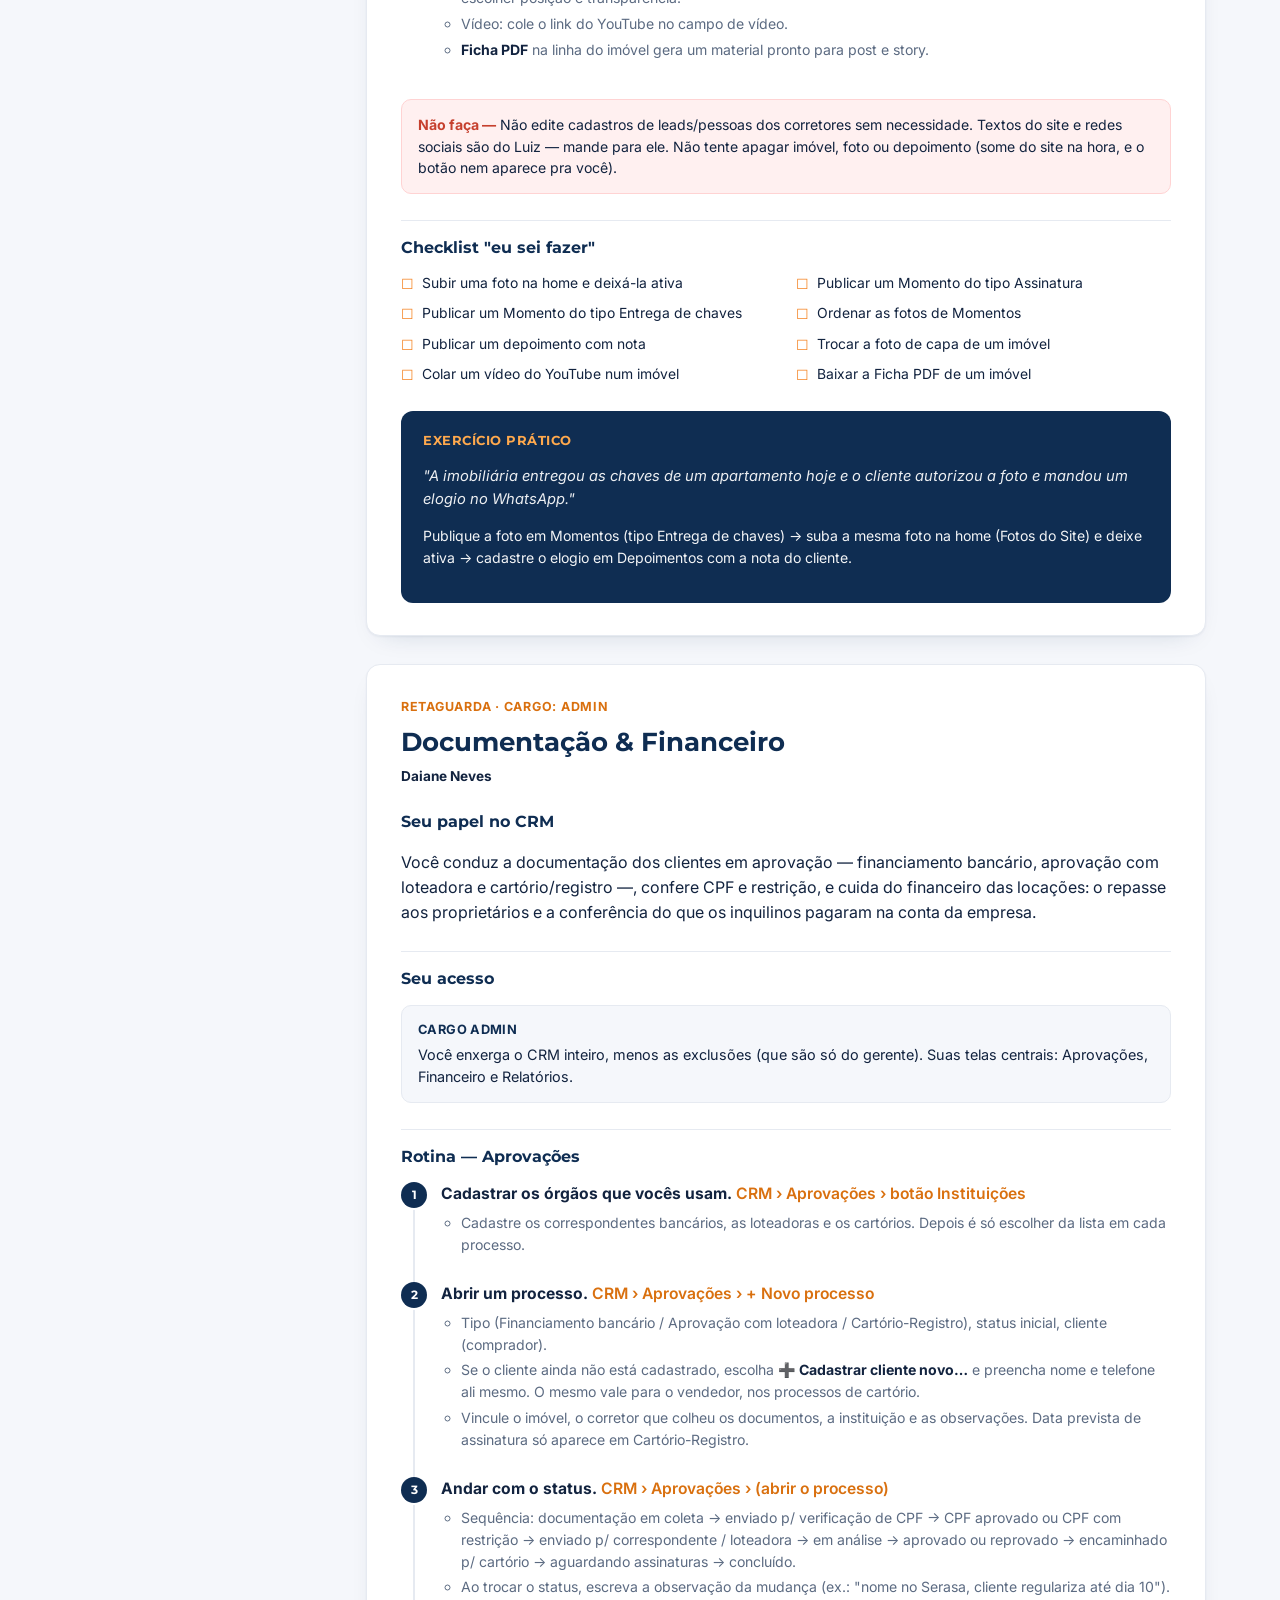
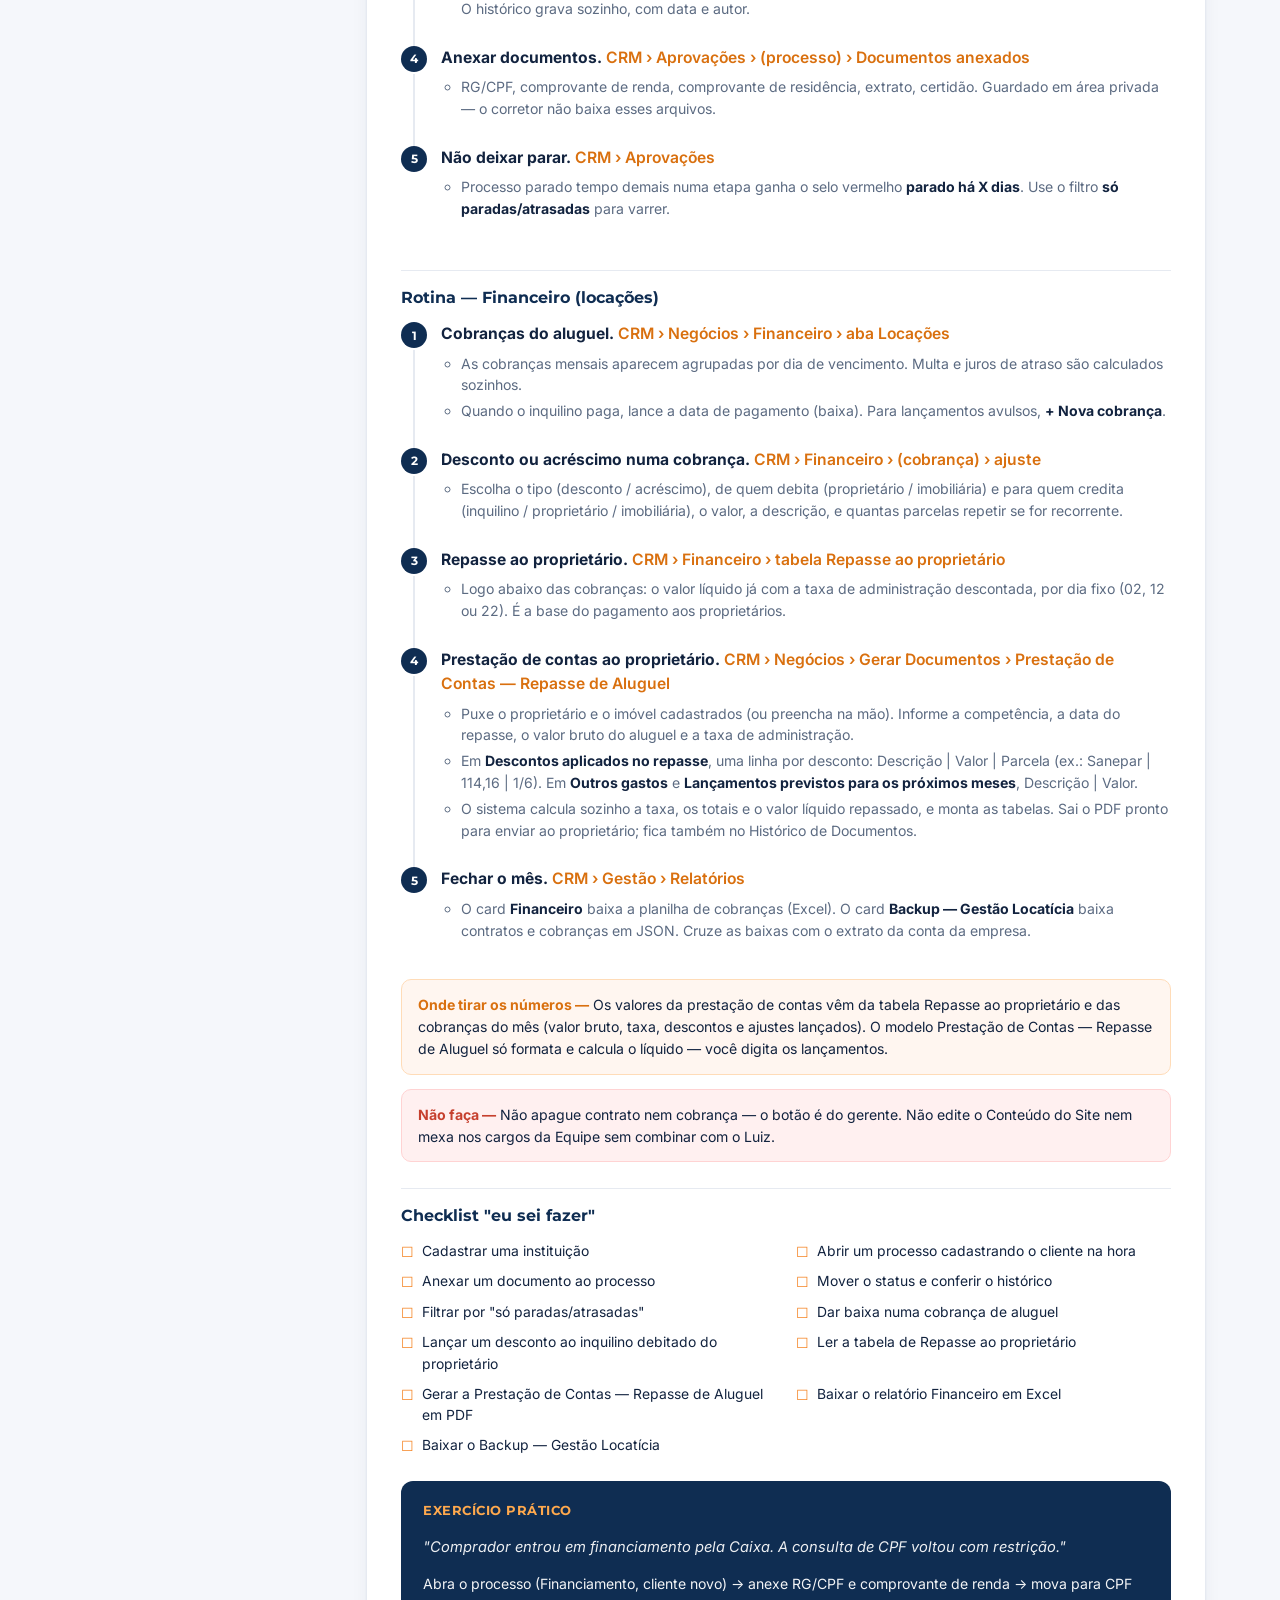
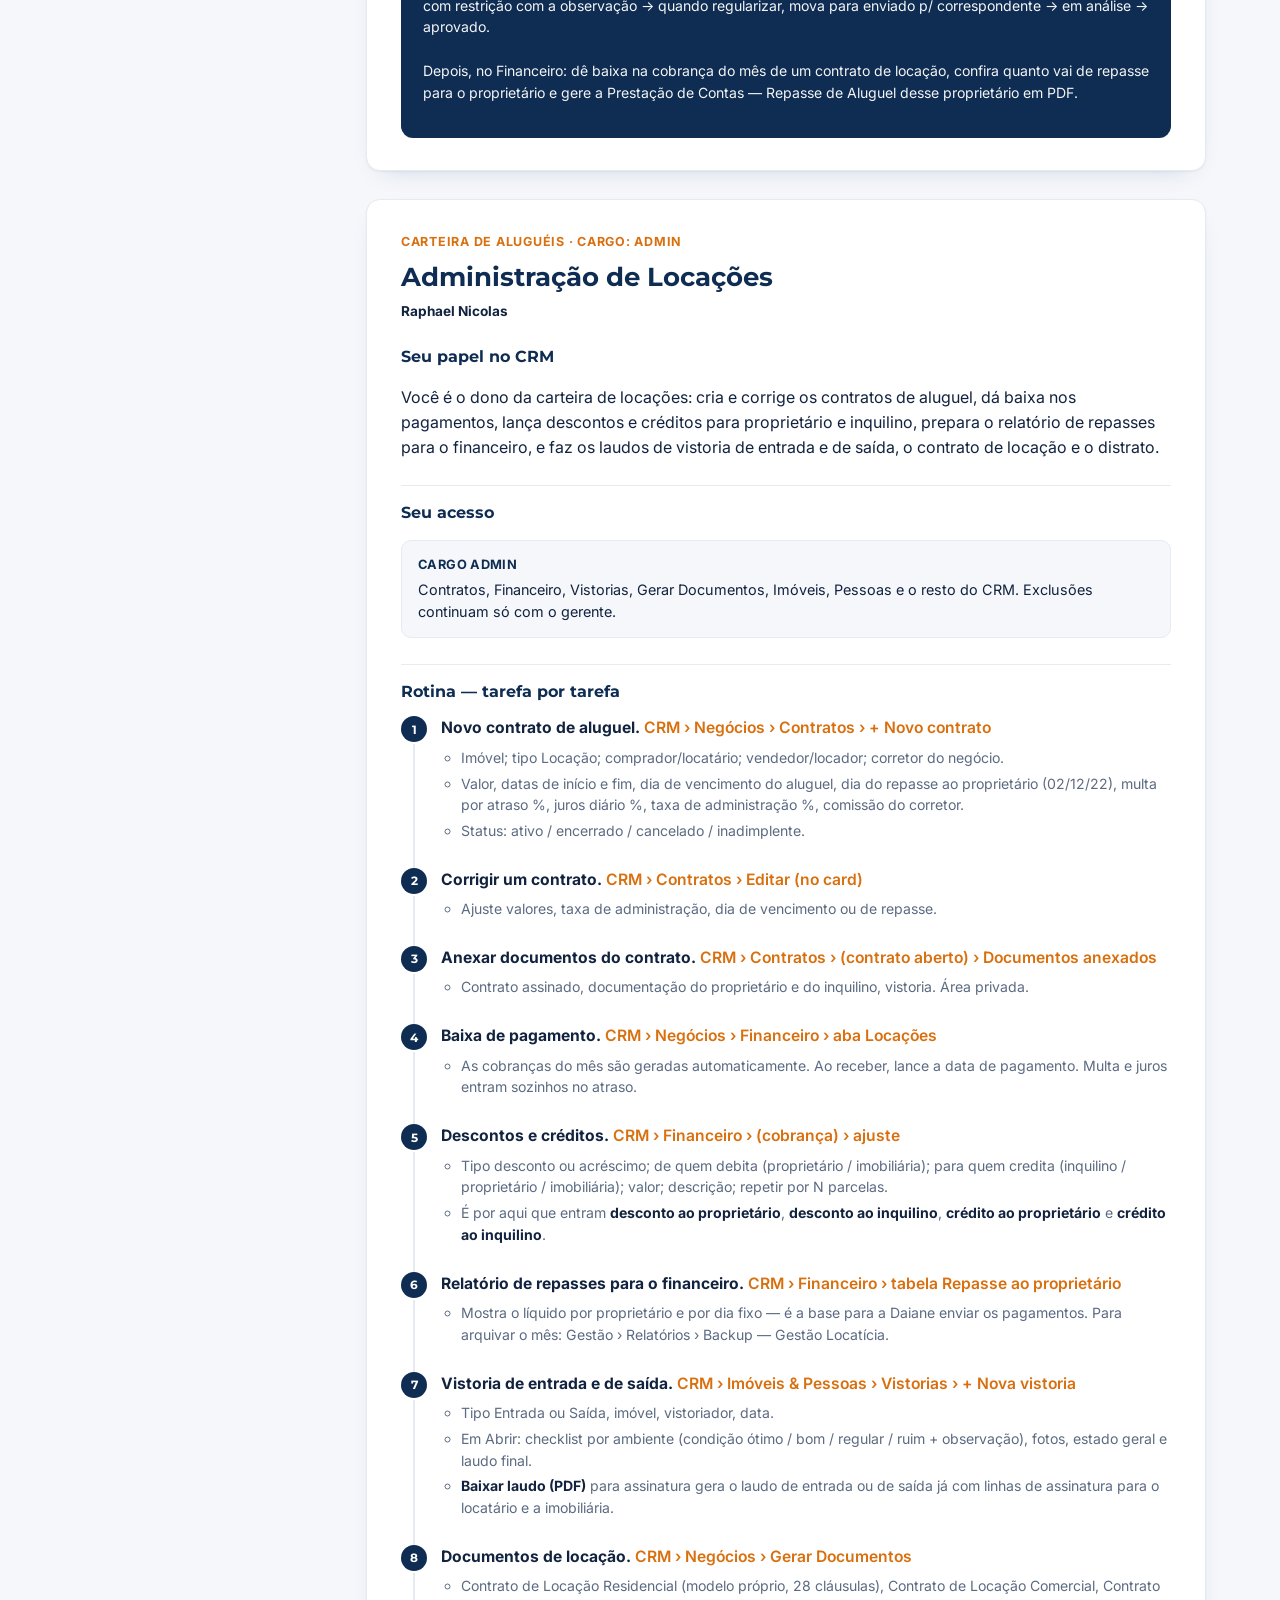
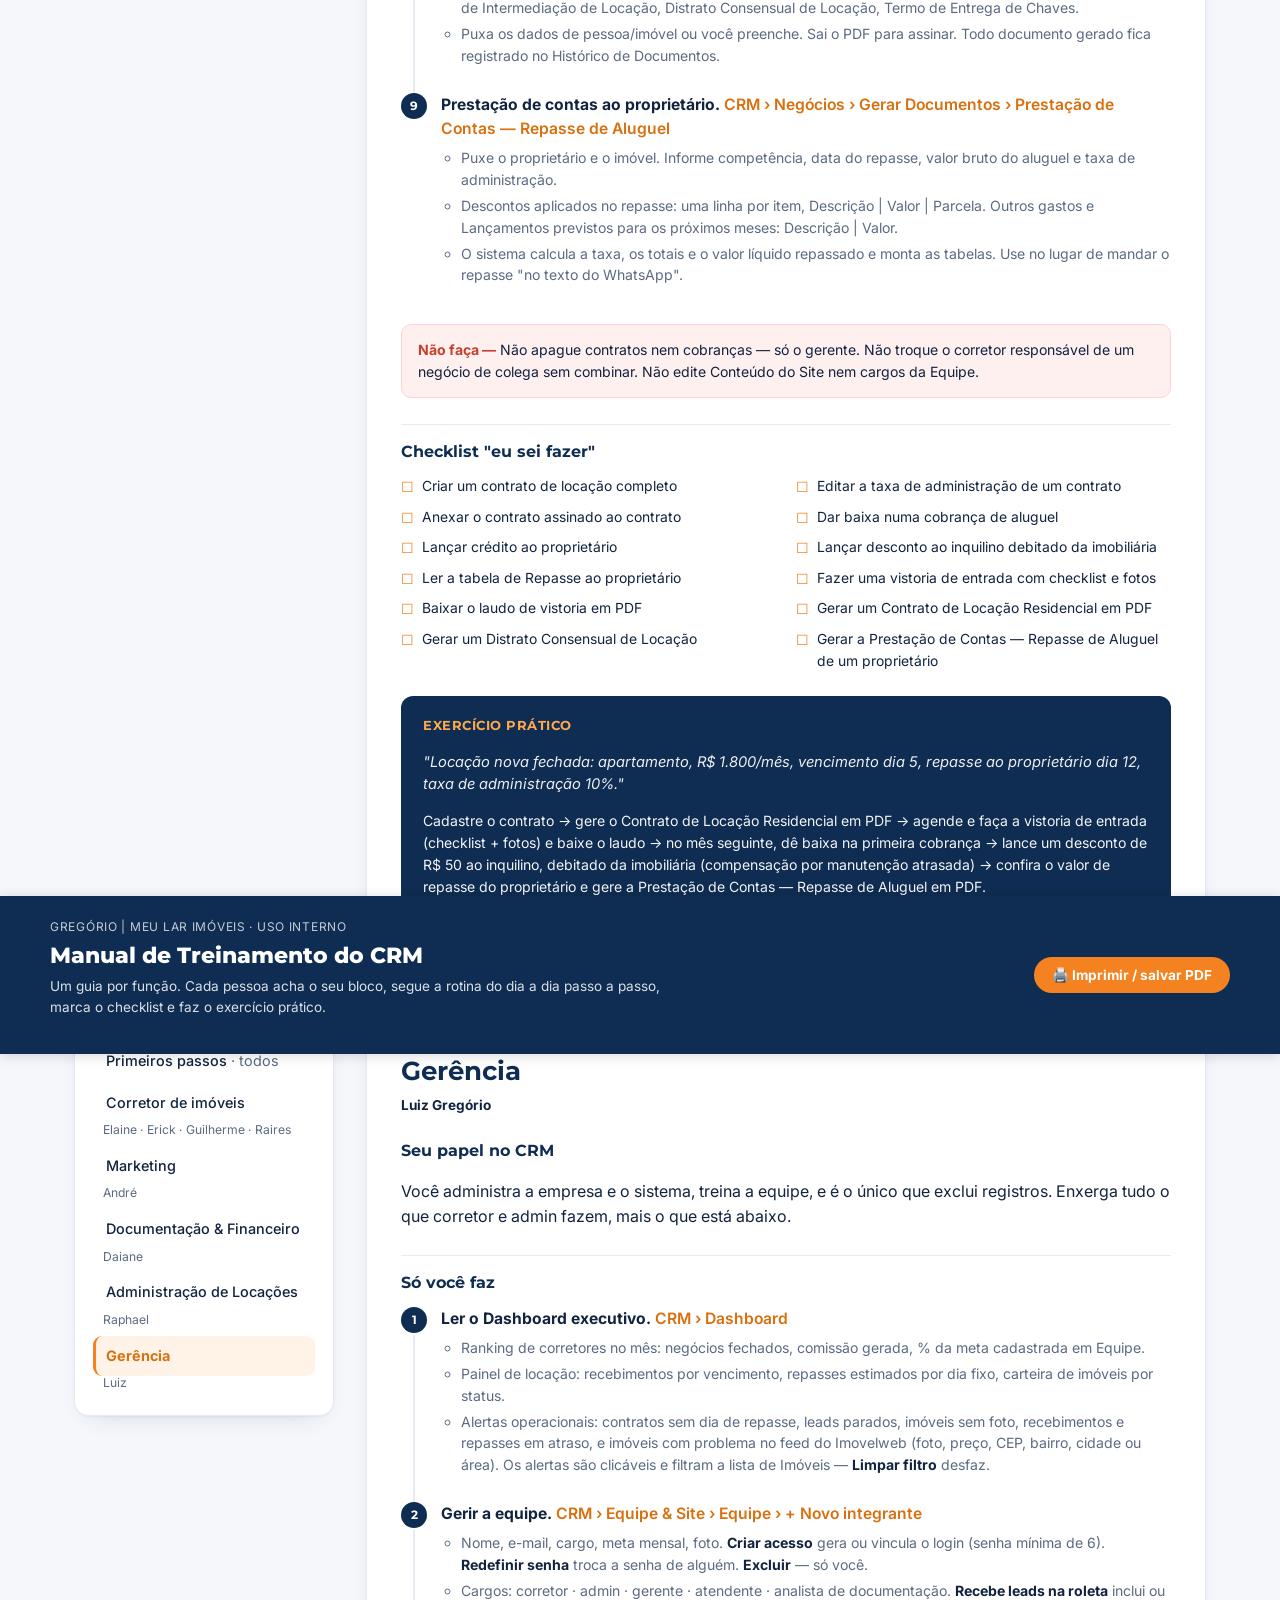
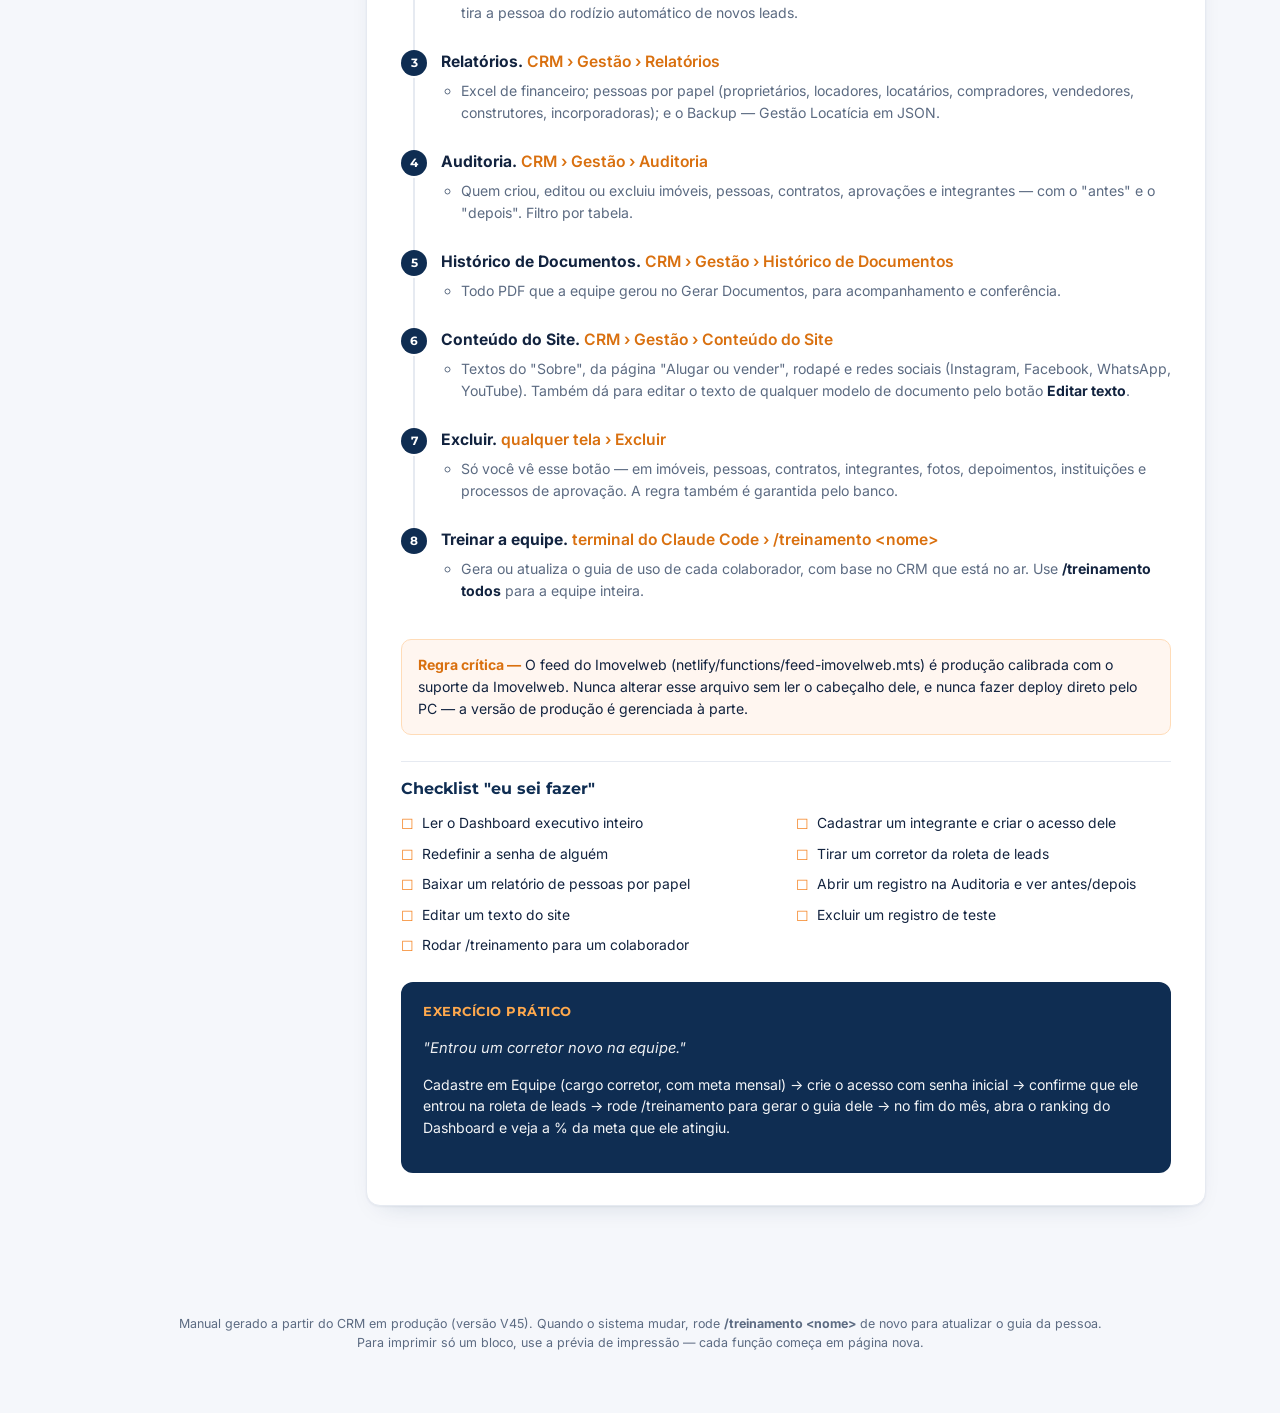
<file: treinamento/luiz.html>
<!DOCTYPE html>
<html lang="pt-BR">
<head>
<meta charset="UTF-8">
<meta http-equiv="refresh" content="0; url=/treinamento/index.html#gerencia">
<meta name="robots" content="noindex, nofollow">
<link rel="canonical" href="/treinamento/index.html#gerencia">
<title>Manual de Treinamento — Luiz Gregório</title>
</head>
<body style="font-family:Inter,sans-serif; background:#0F2D52; color:#fff; display:flex; align-items:center; justify-content:center; height:100vh; margin:0;">
  <p>Abrindo o manual de <strong>Luiz Gregório</strong>… <a href='/treinamento/#gerencia' style='color:#FFA94D;'>clique aqui</a> se não for automático.</p>
</body>
</html>
</file>
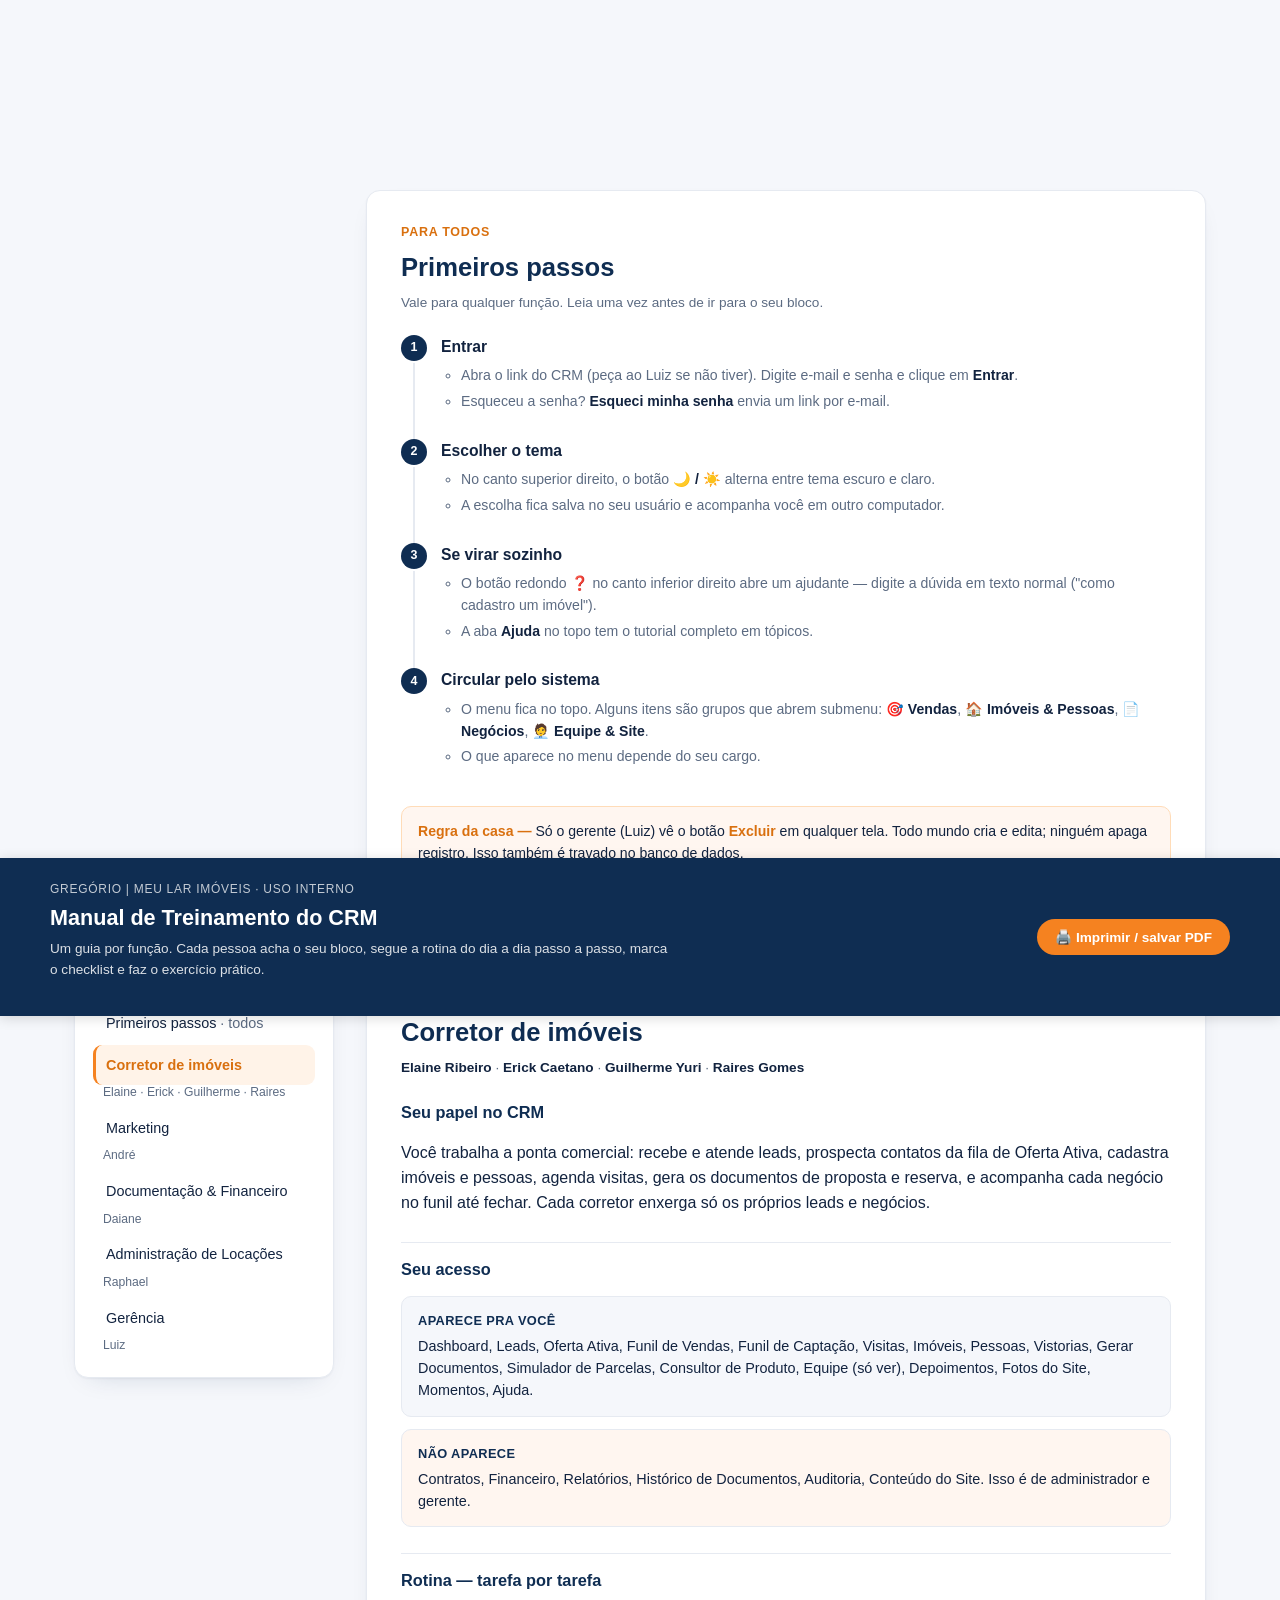
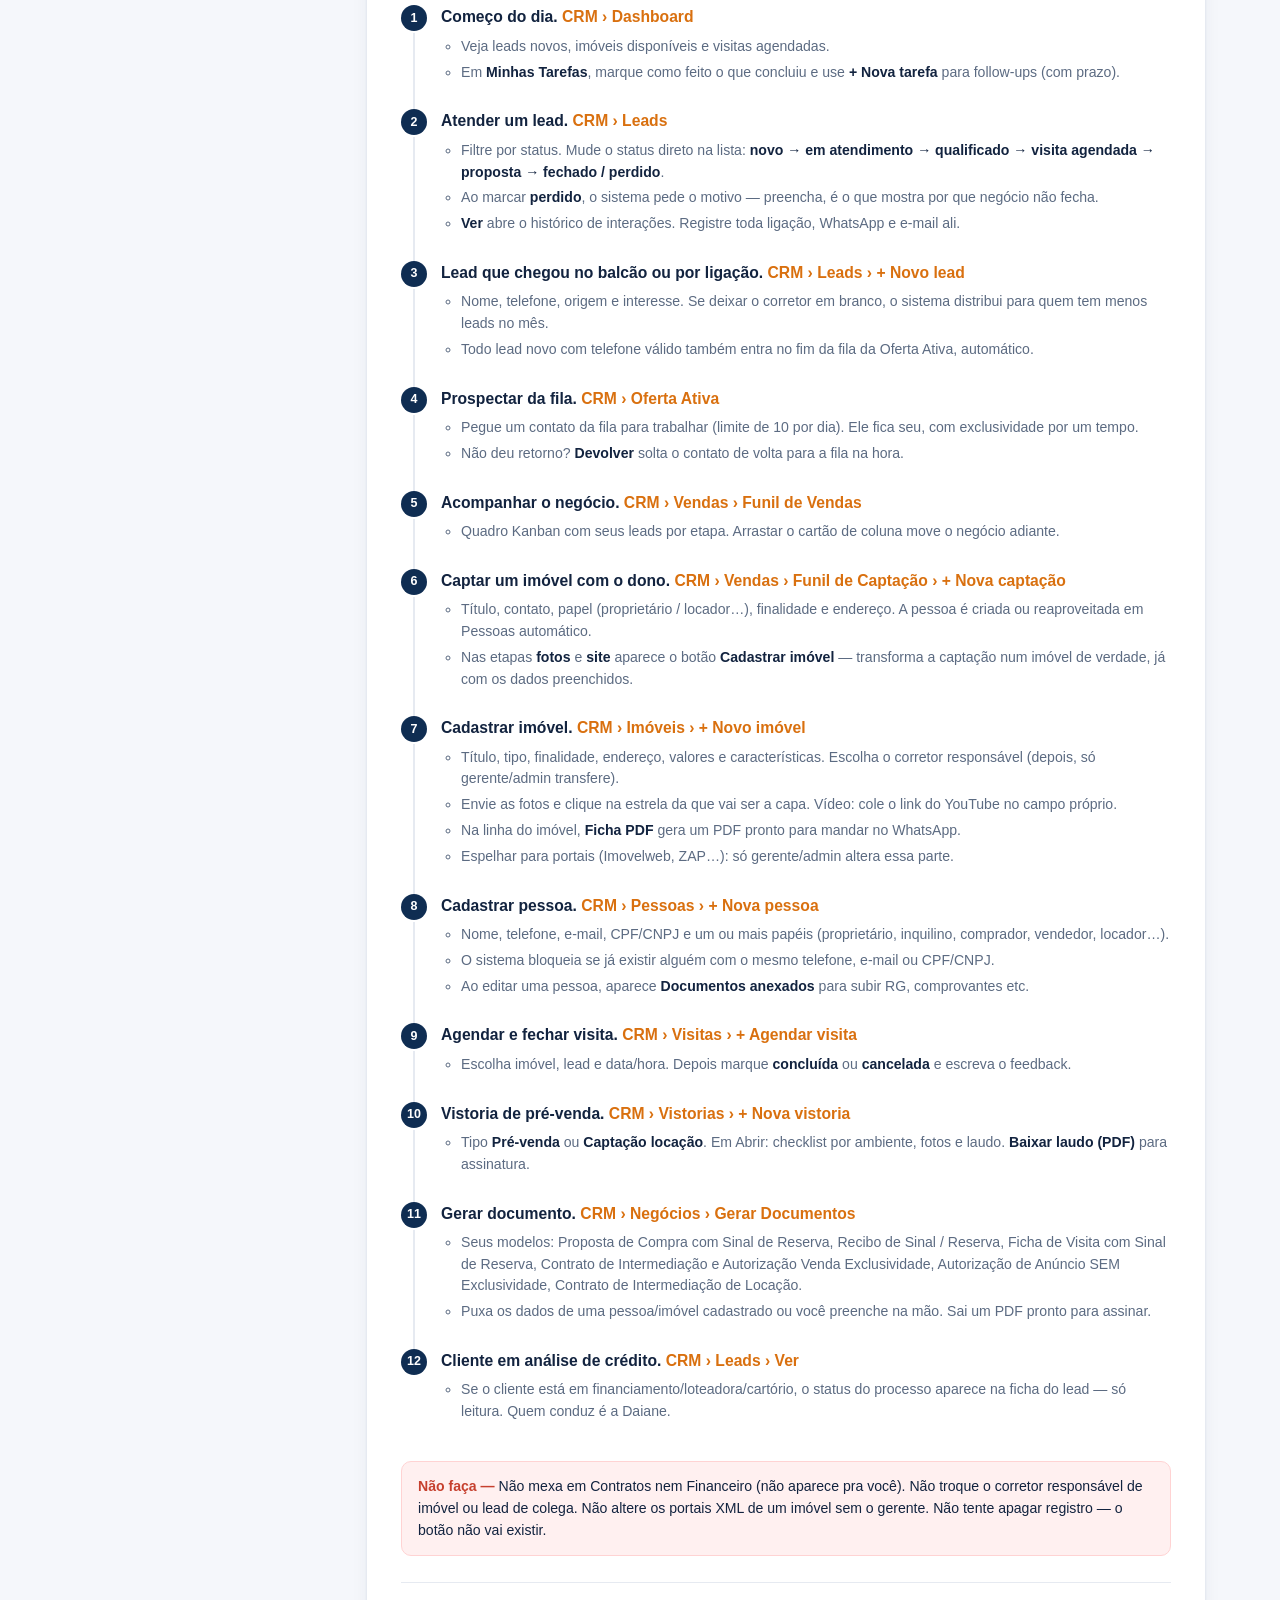
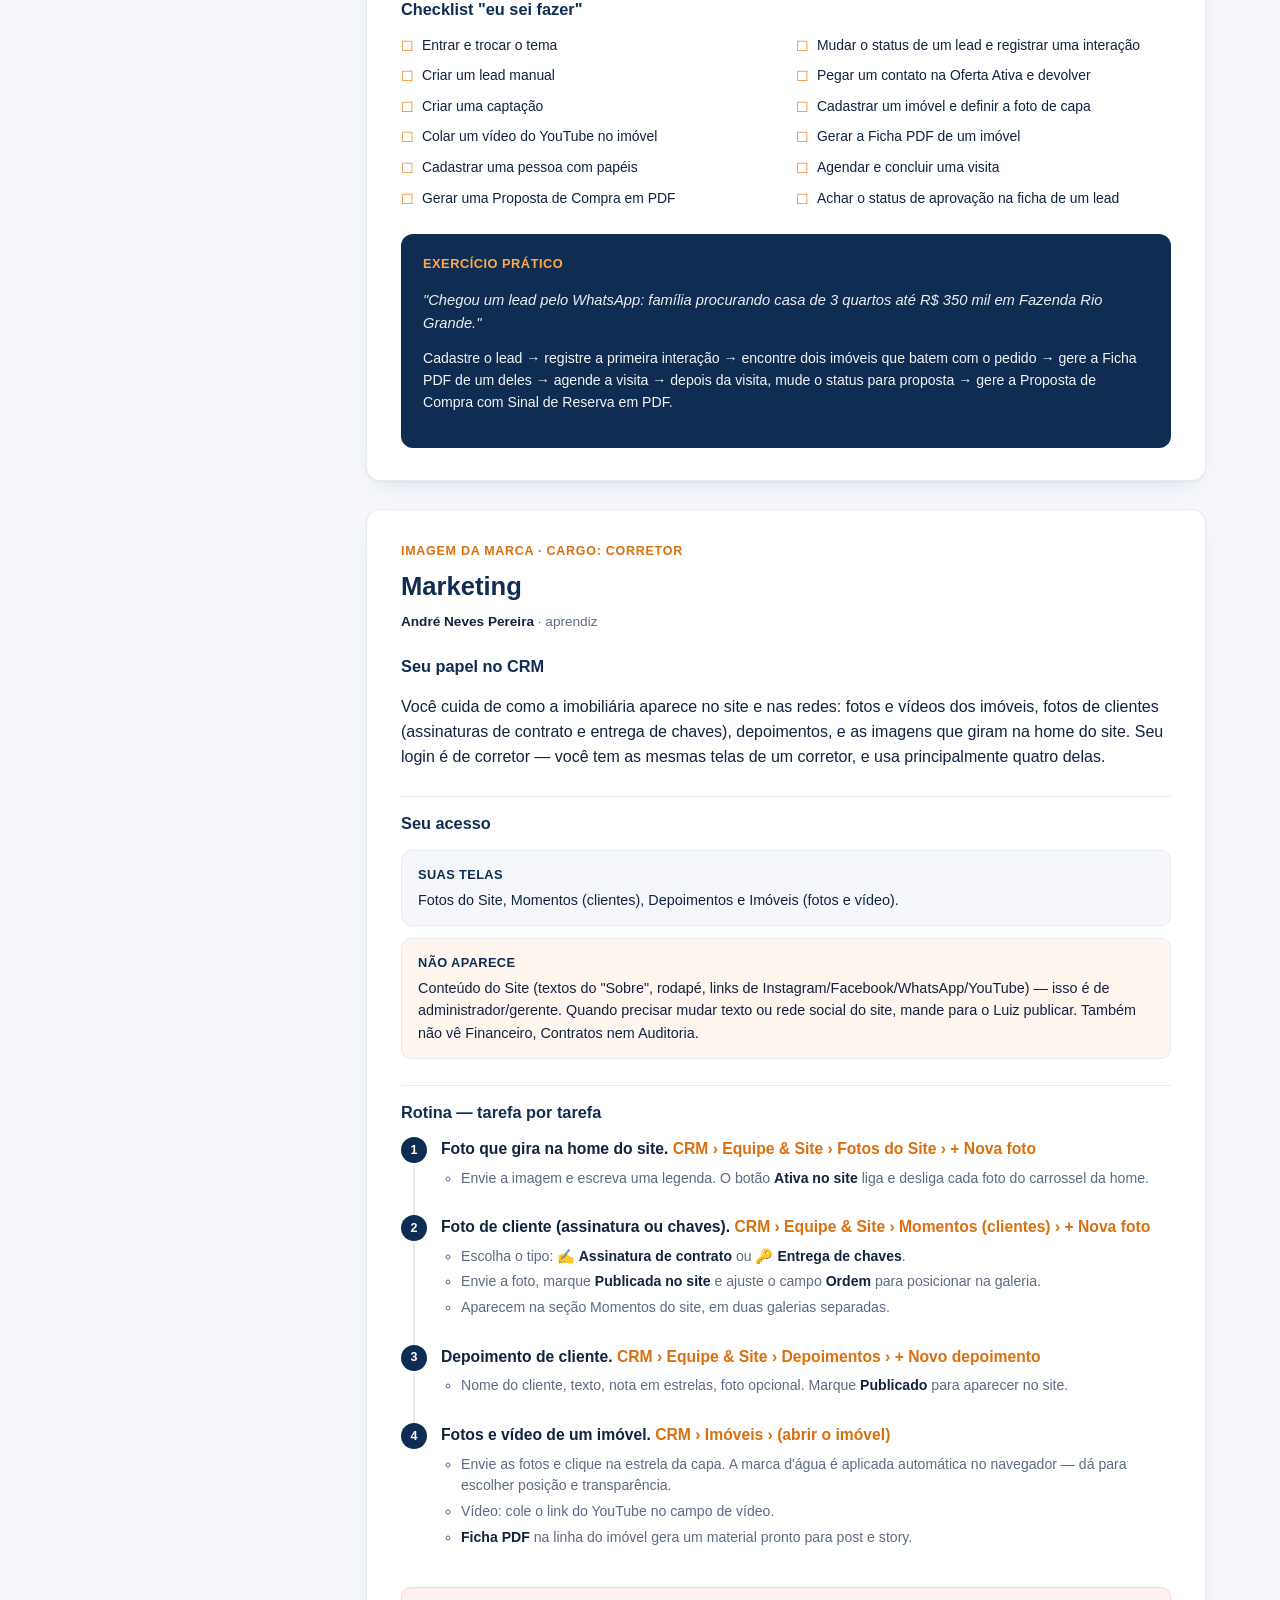
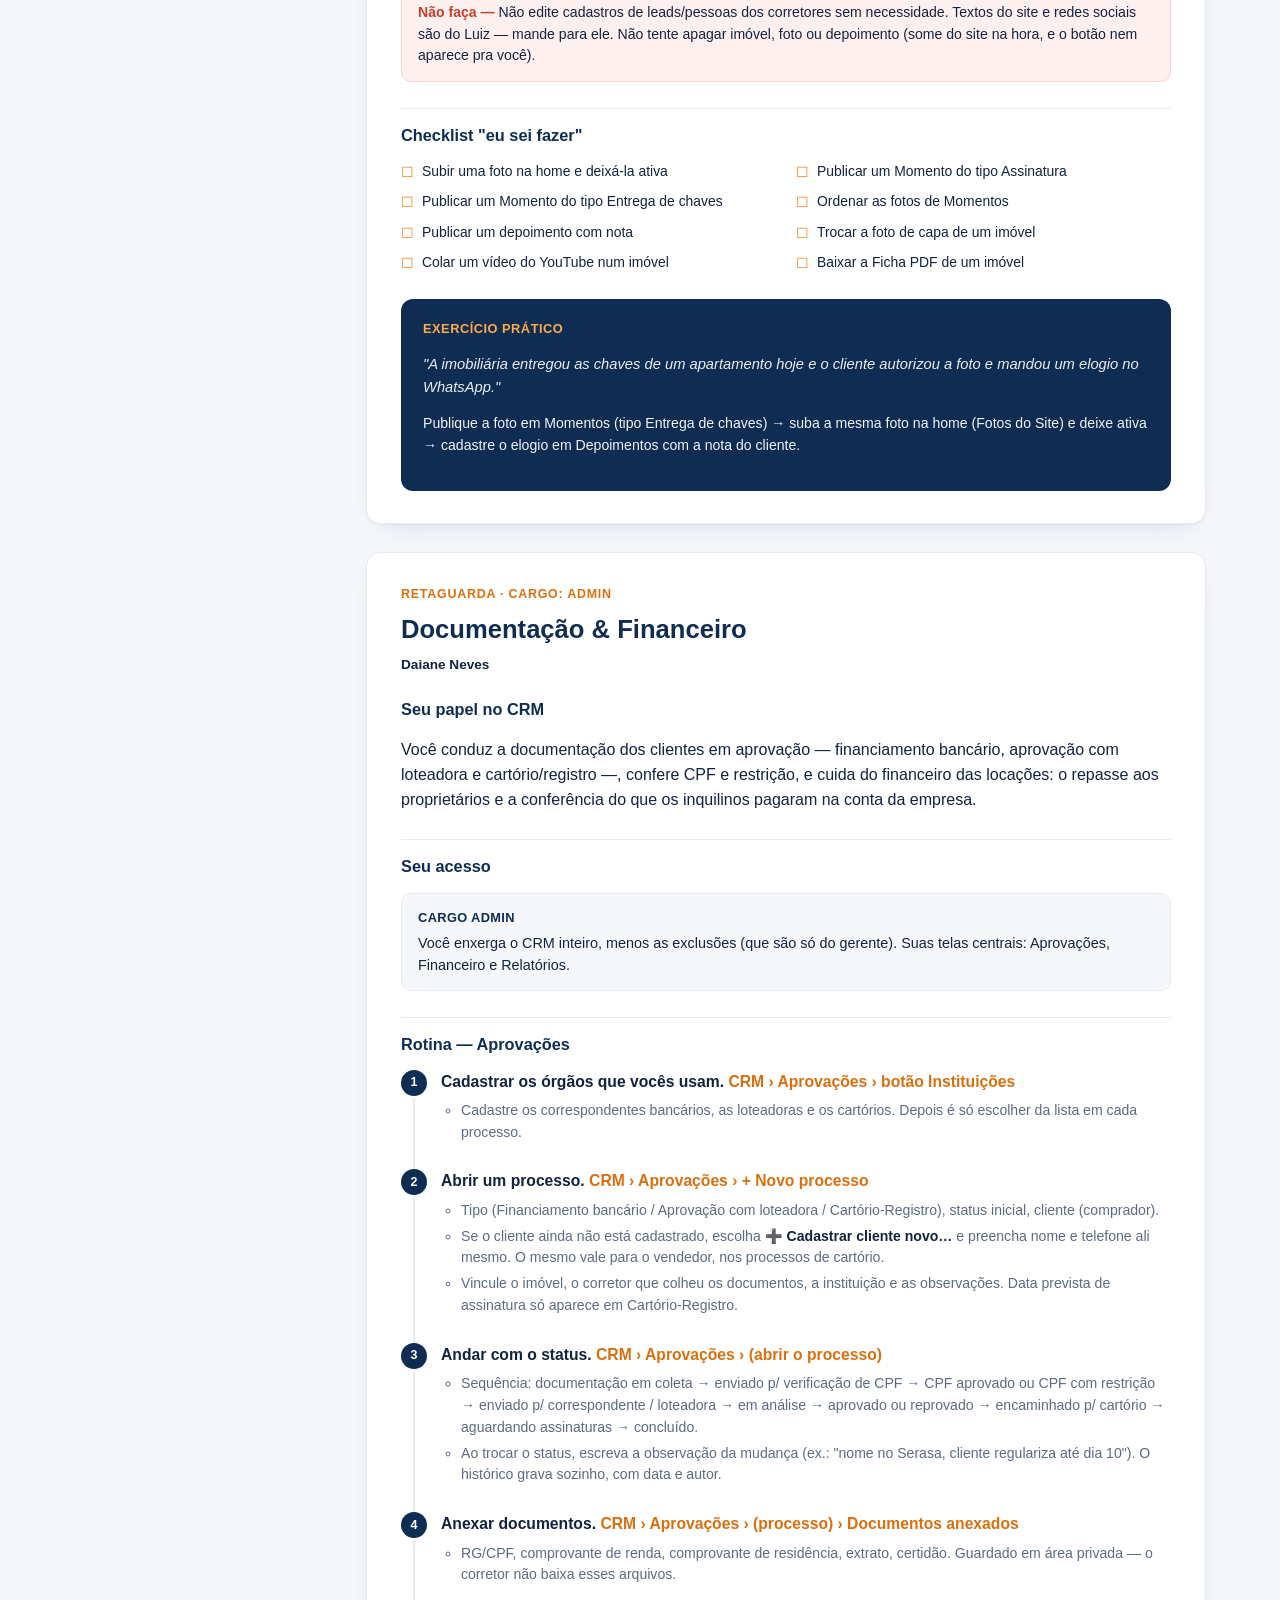
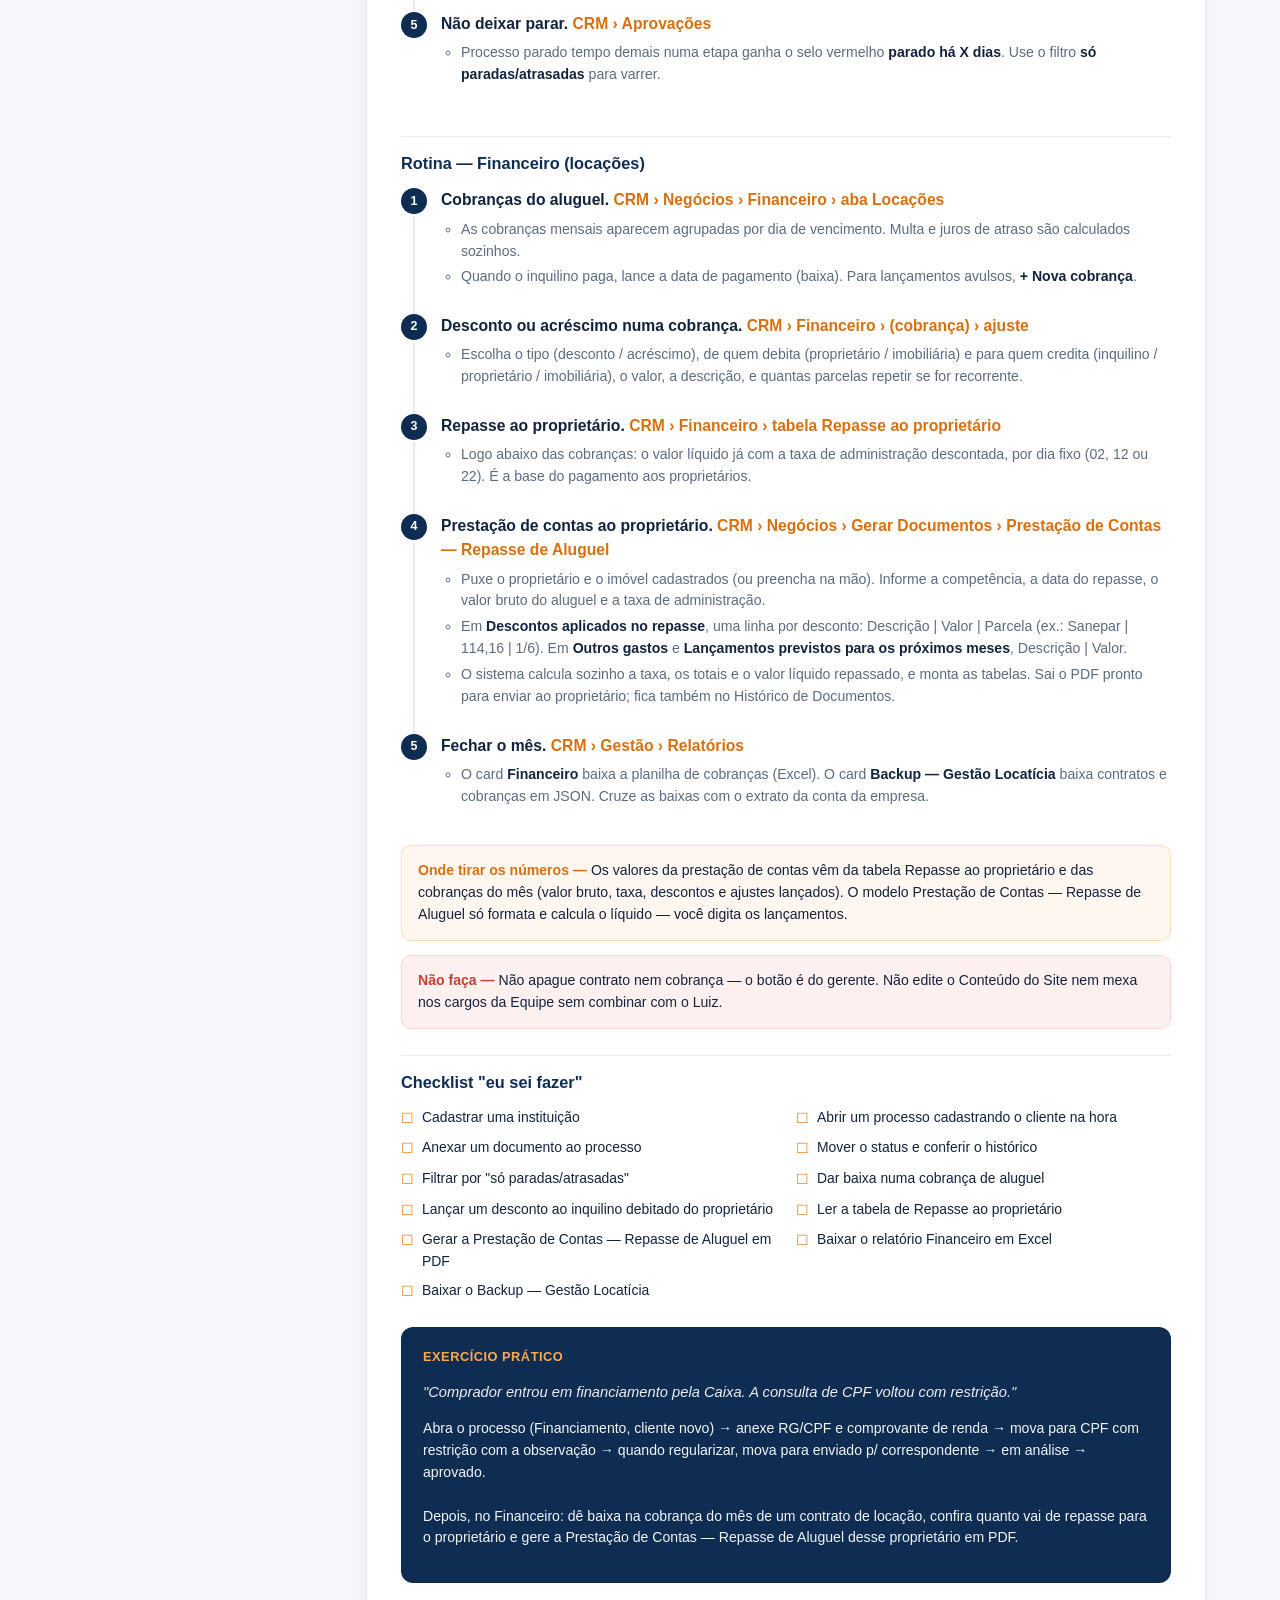
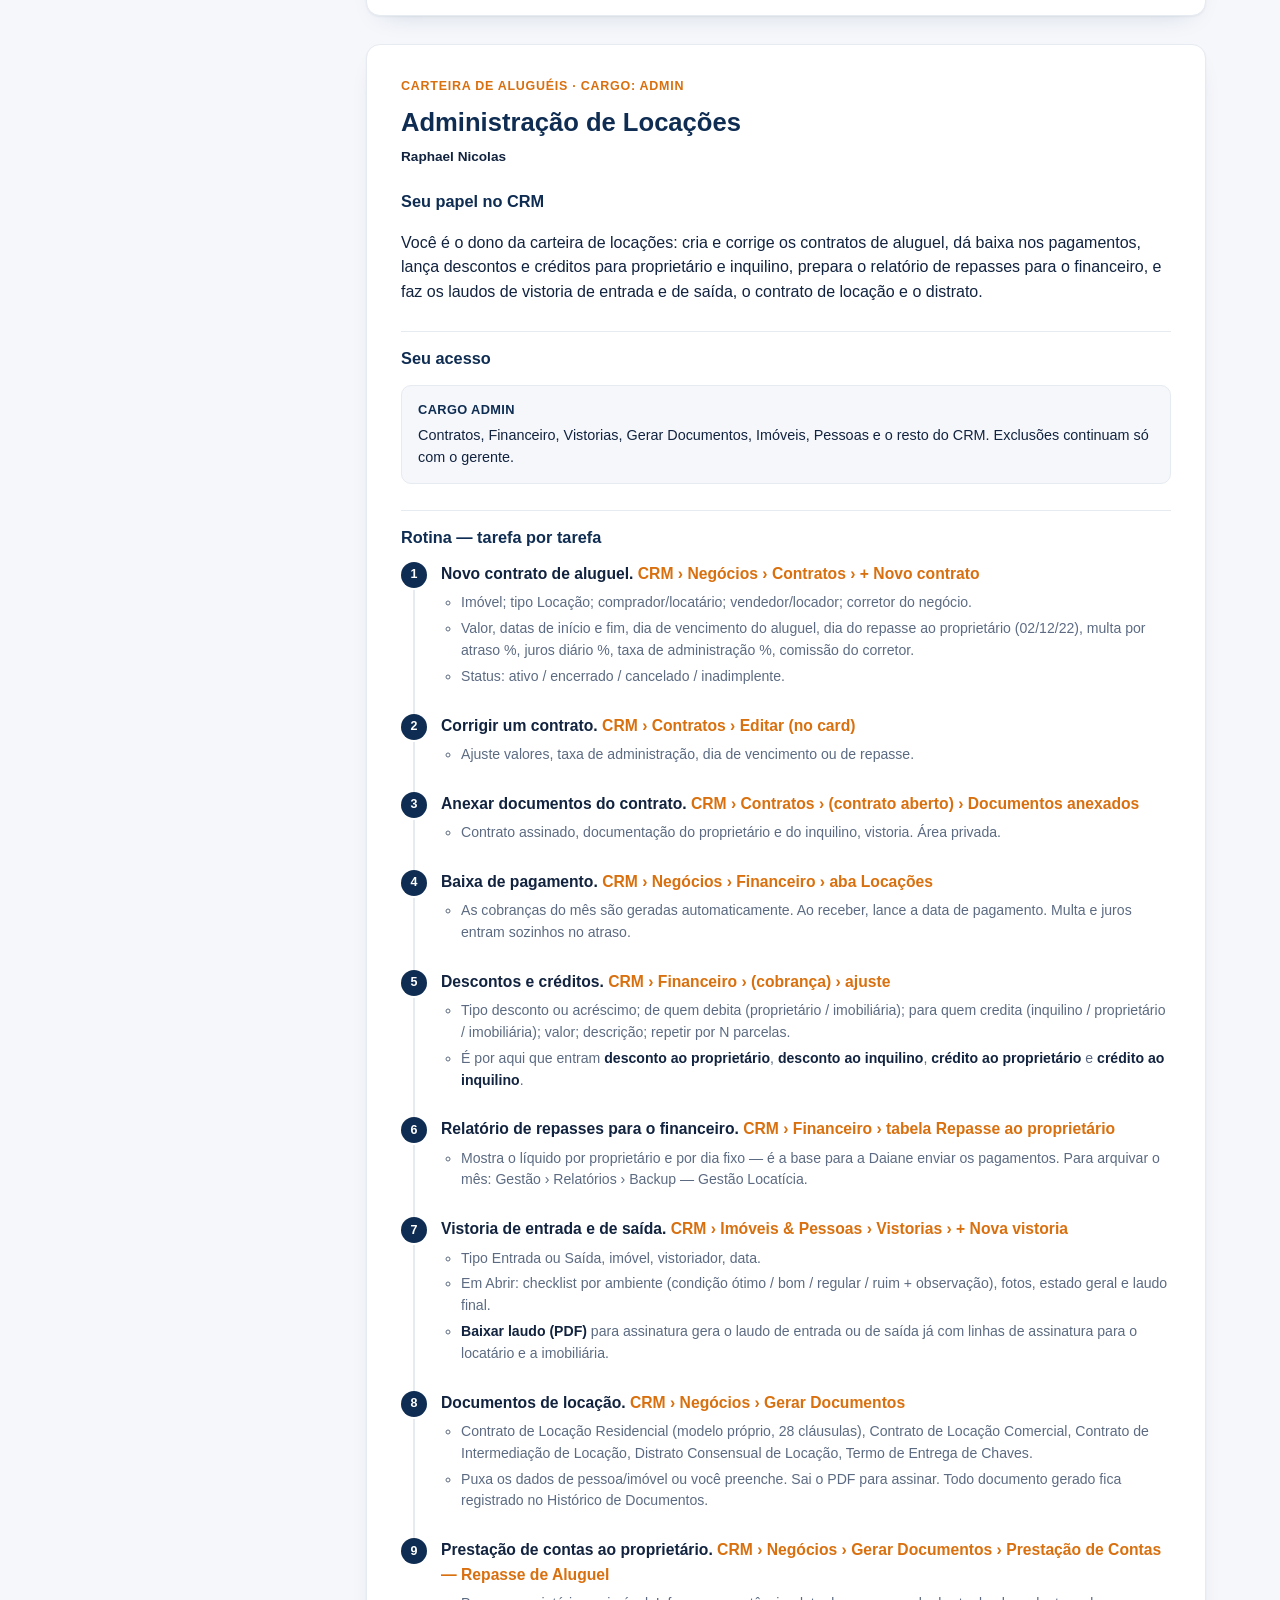
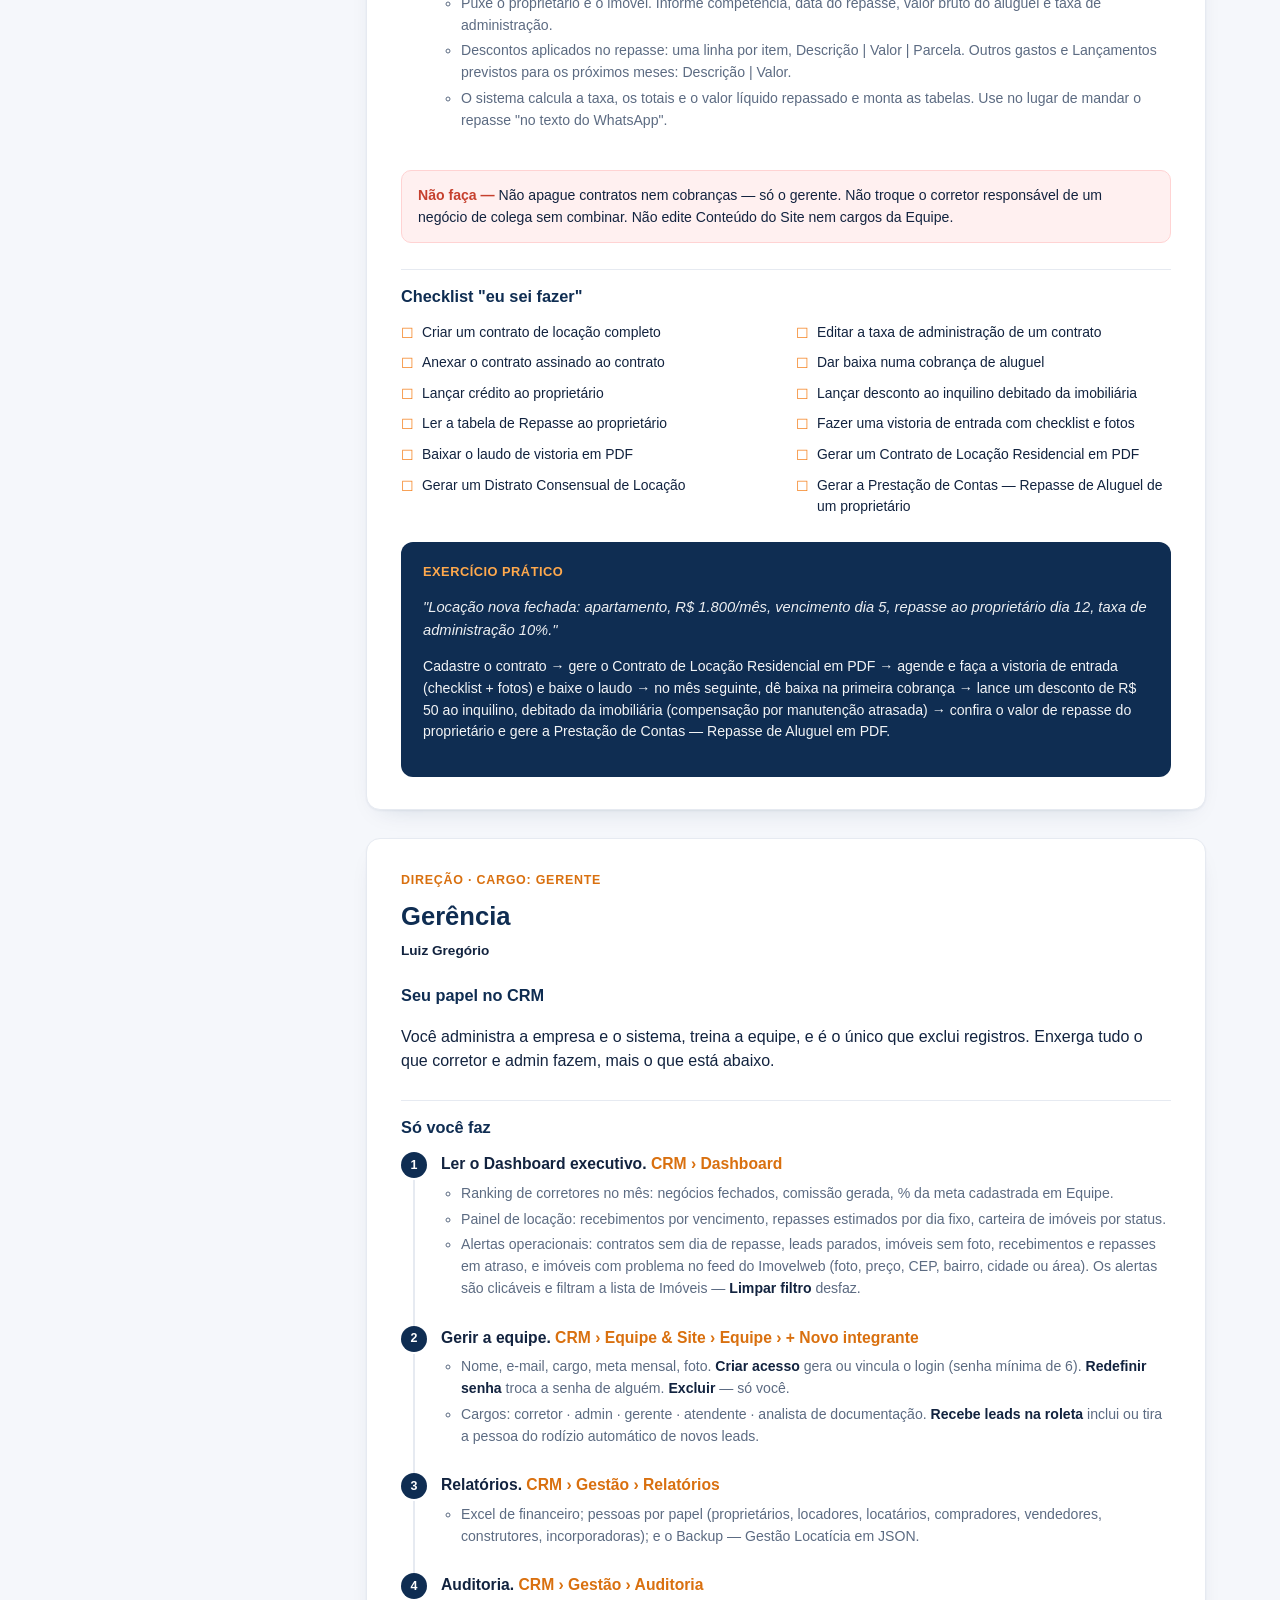
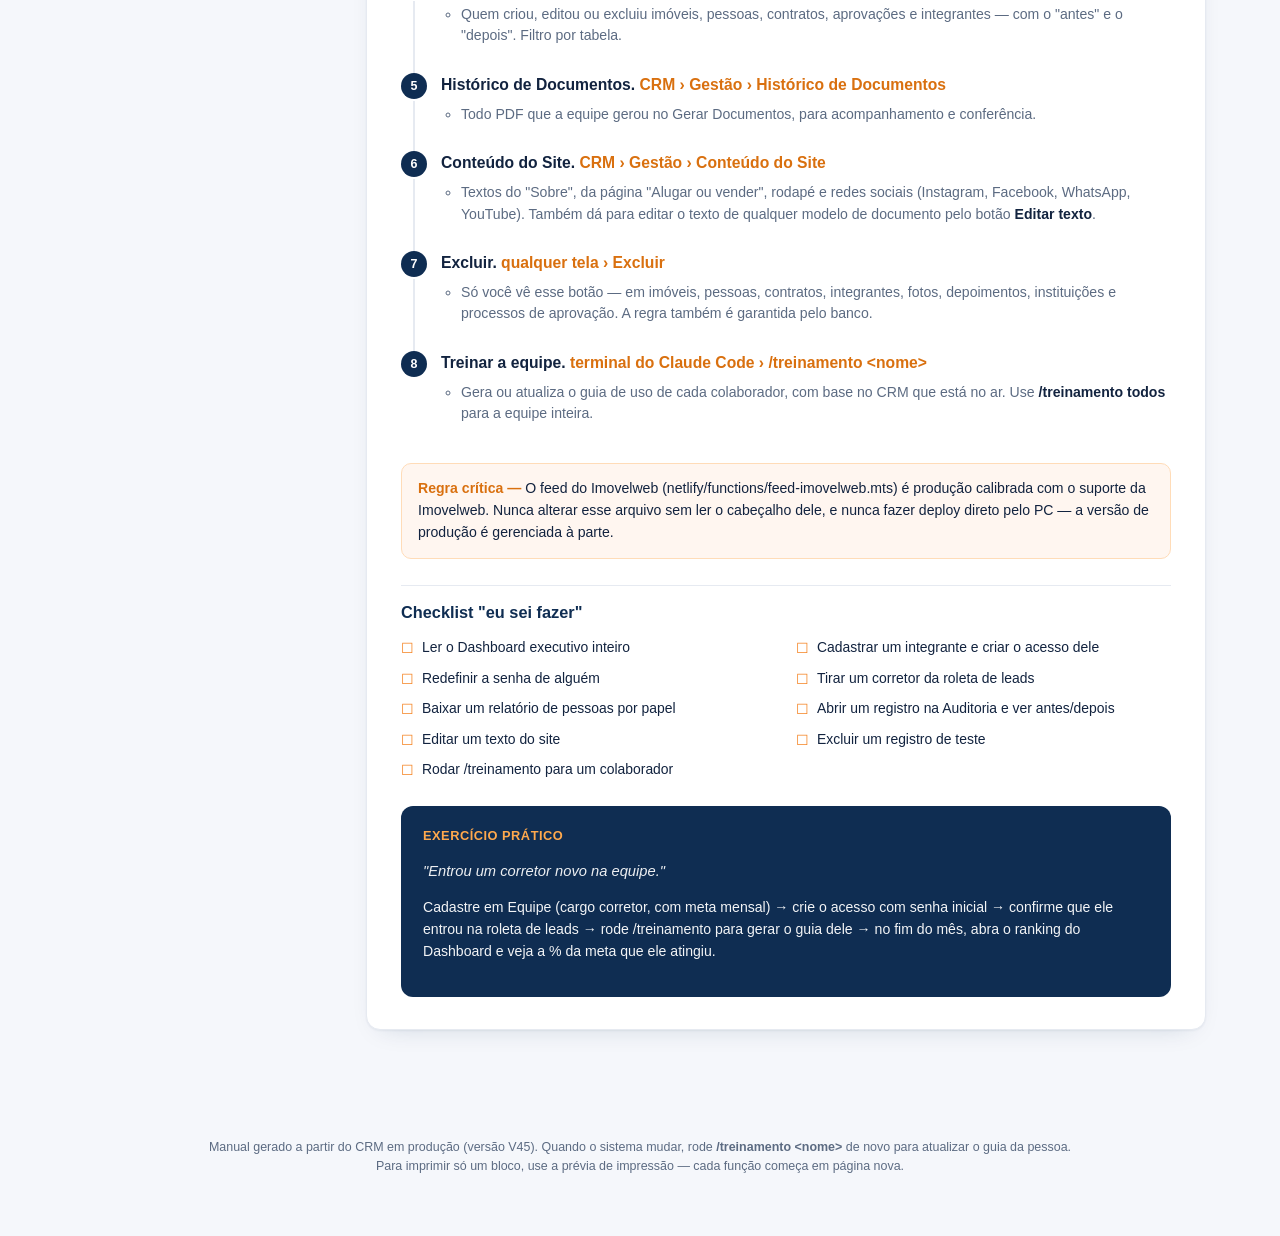
<file: treinamento/raires.html>
<!DOCTYPE html>
<html lang="pt-BR">
<head>
<meta charset="UTF-8">
<meta http-equiv="refresh" content="0; url=/treinamento/index.html#corretor">
<meta name="robots" content="noindex, nofollow">
<link rel="canonical" href="/treinamento/index.html#corretor">
<title>Manual de Treinamento — Raires Gomes</title>
</head>
<body style="font-family:Inter,sans-serif; background:#0F2D52; color:#fff; display:flex; align-items:center; justify-content:center; height:100vh; margin:0;">
  <p>Abrindo o manual de <strong>Raires Gomes</strong>… <a href='/treinamento/#corretor' style='color:#FFA94D;'>clique aqui</a> se não for automático.</p>
</body>
</html>
</file>
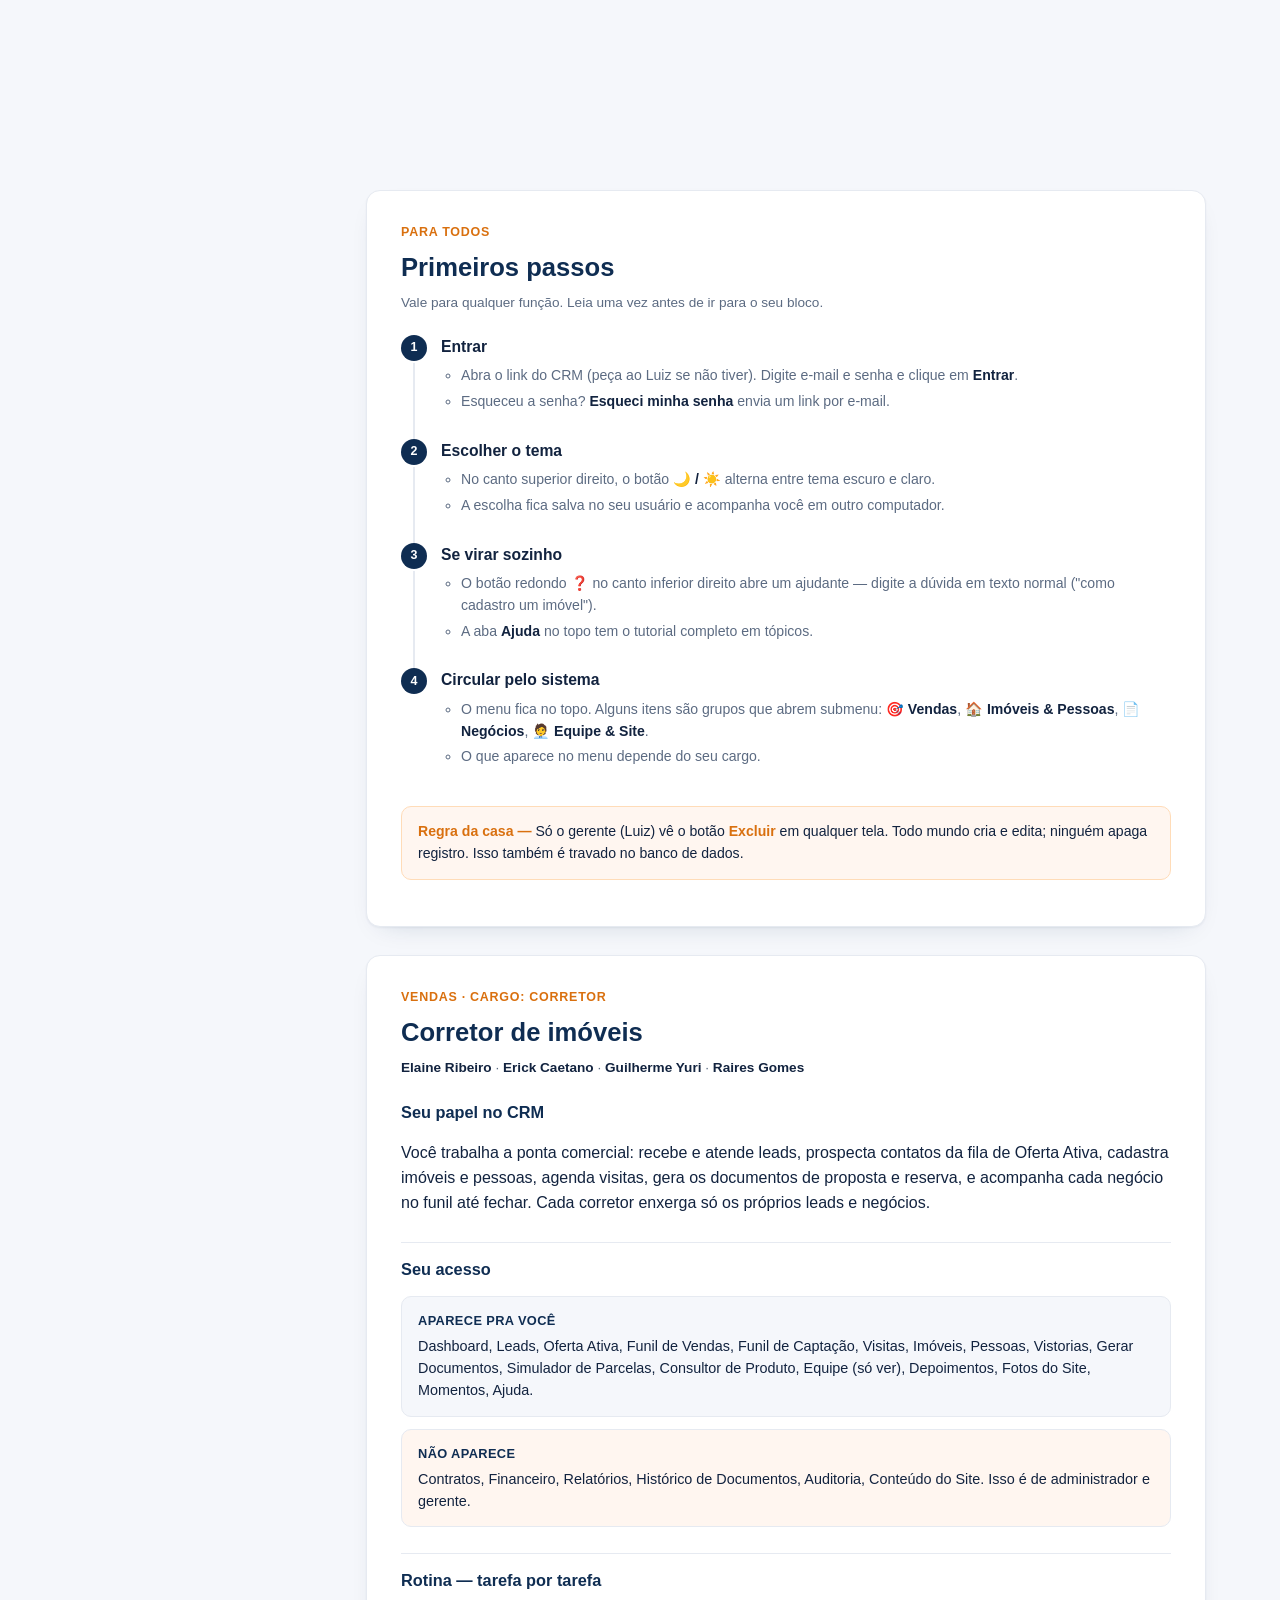
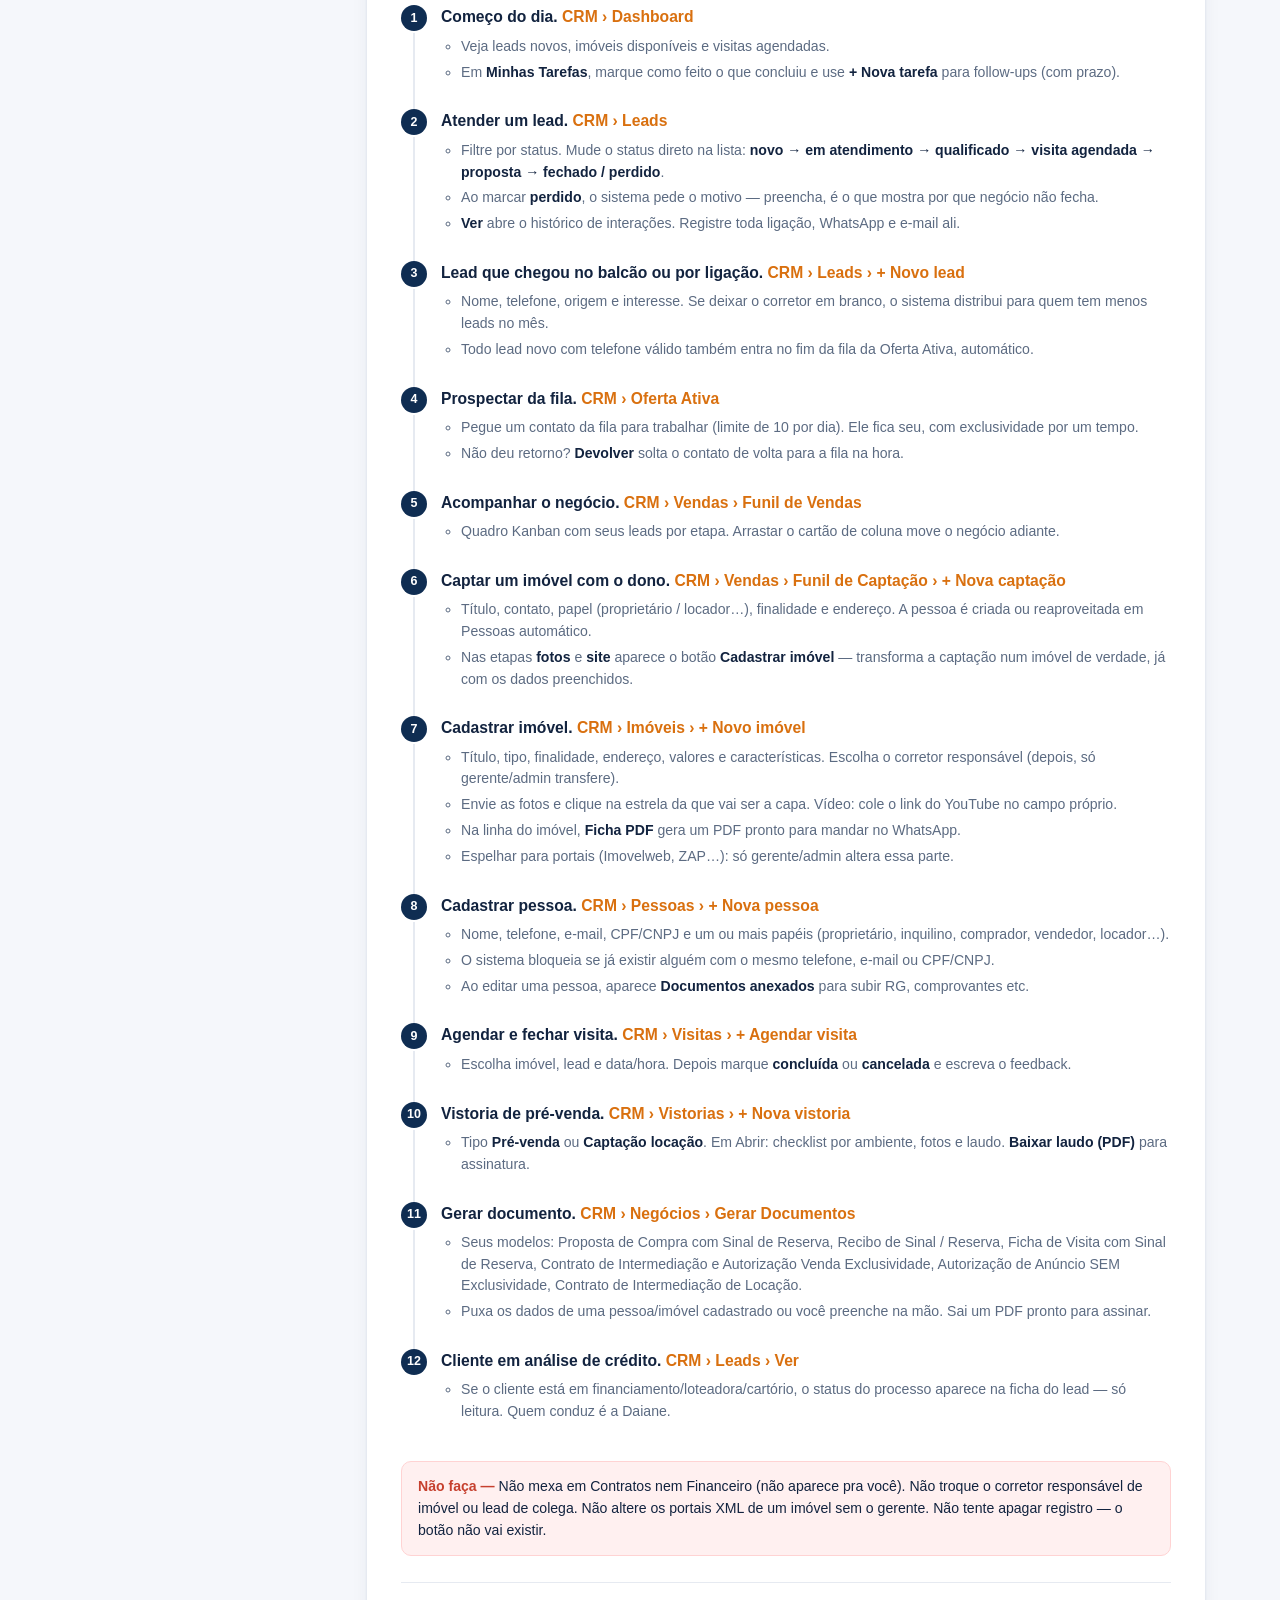
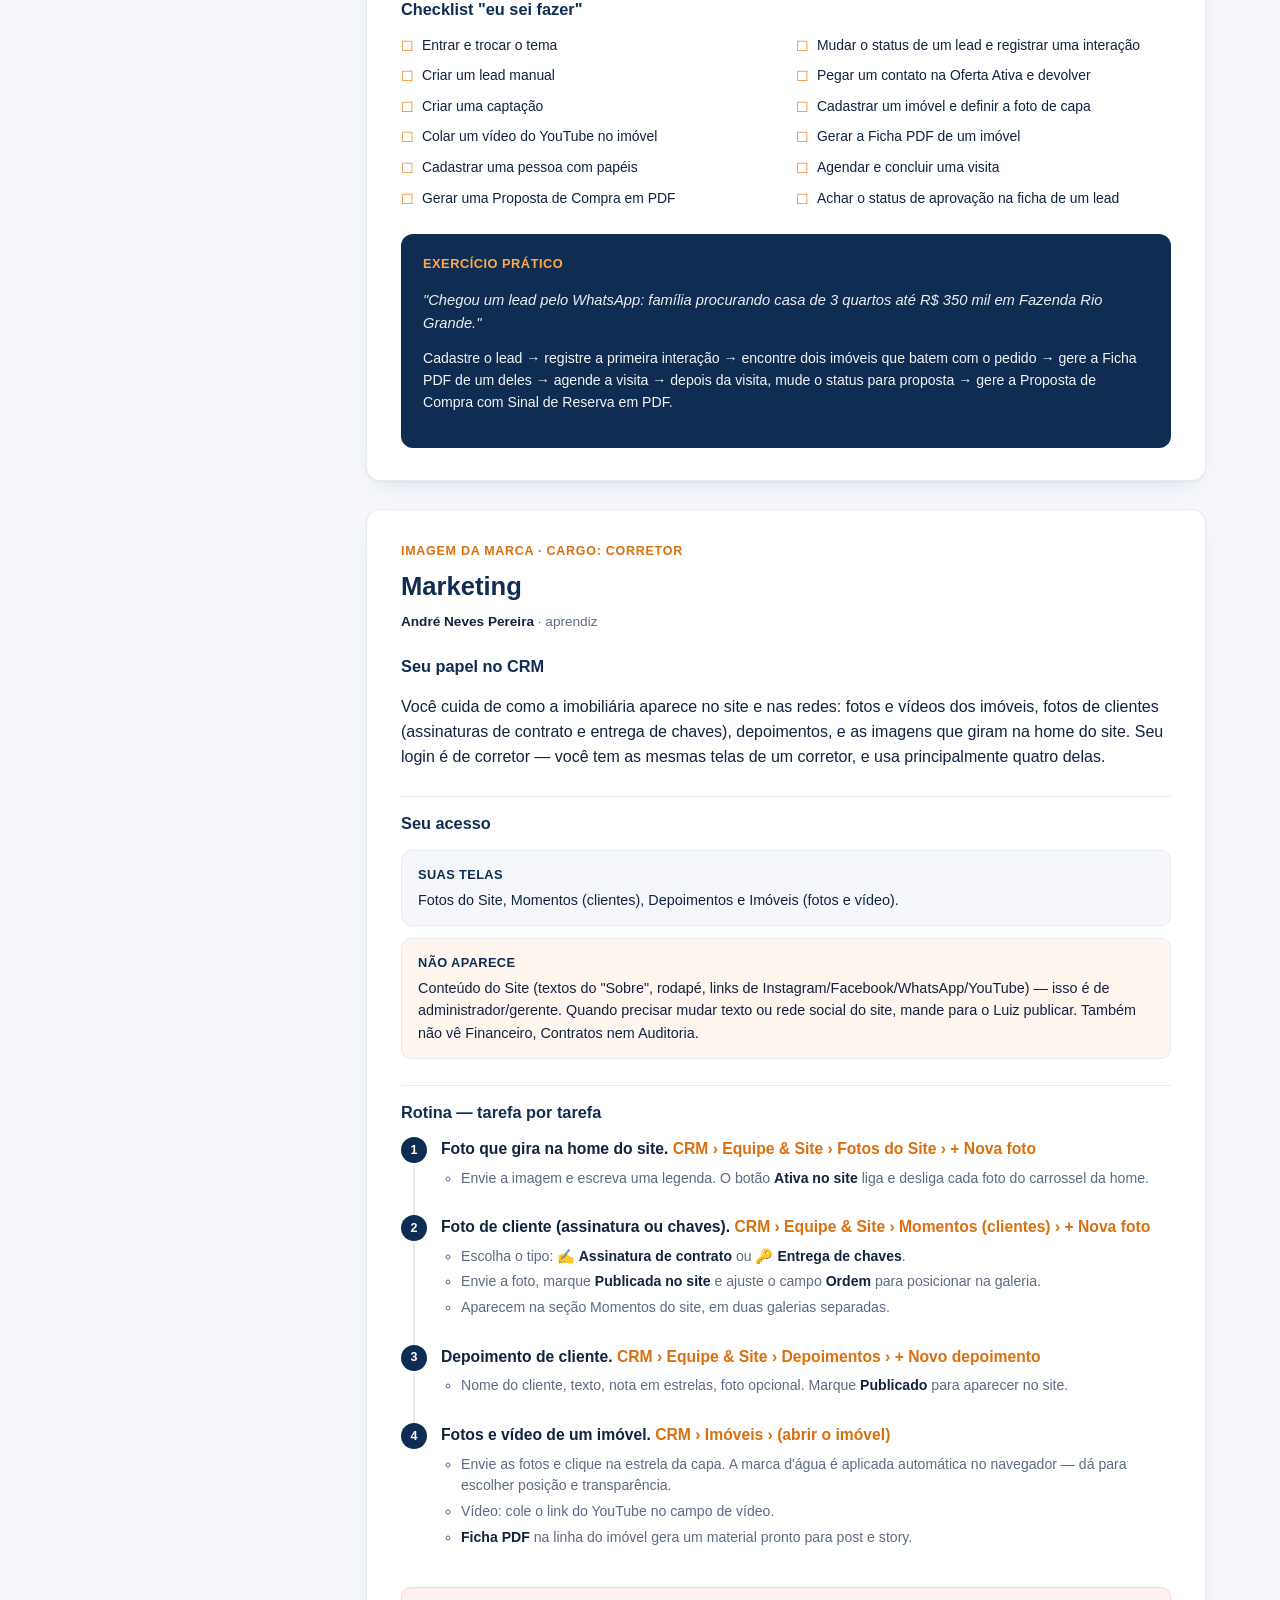
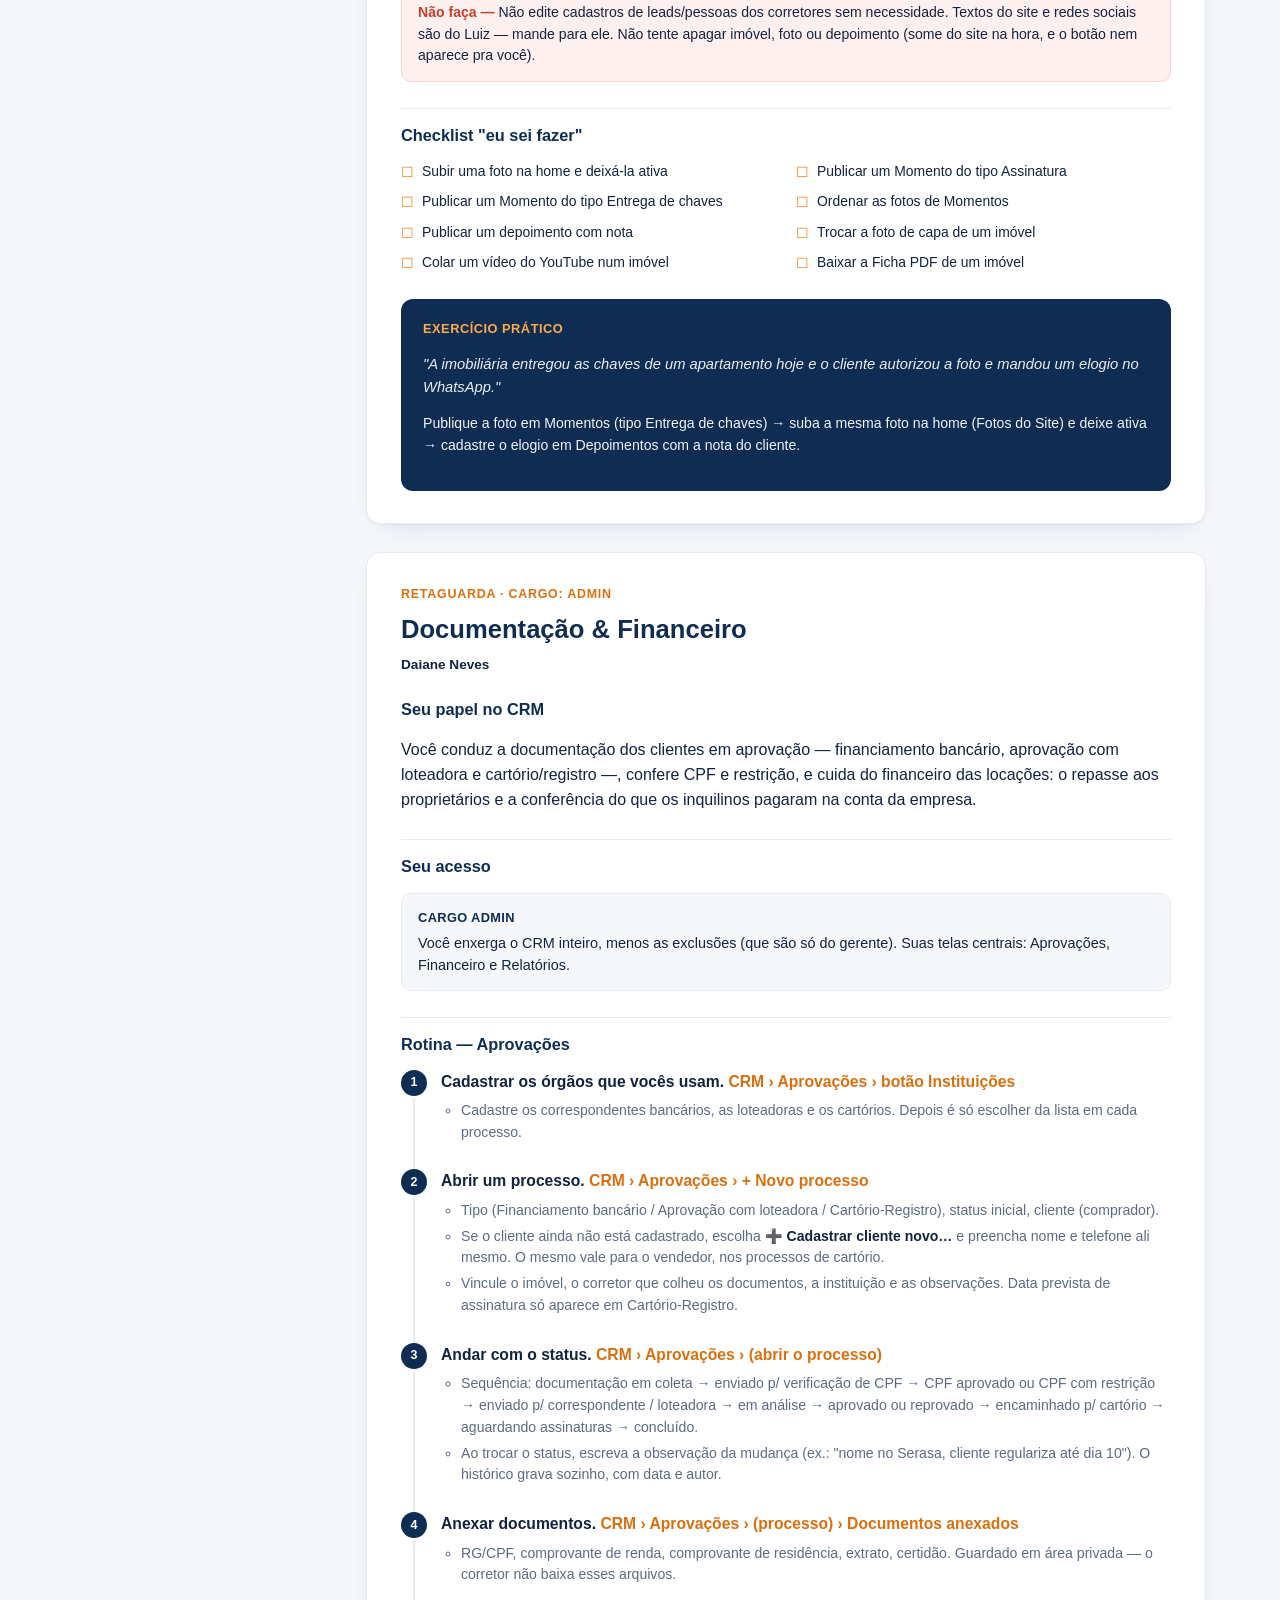
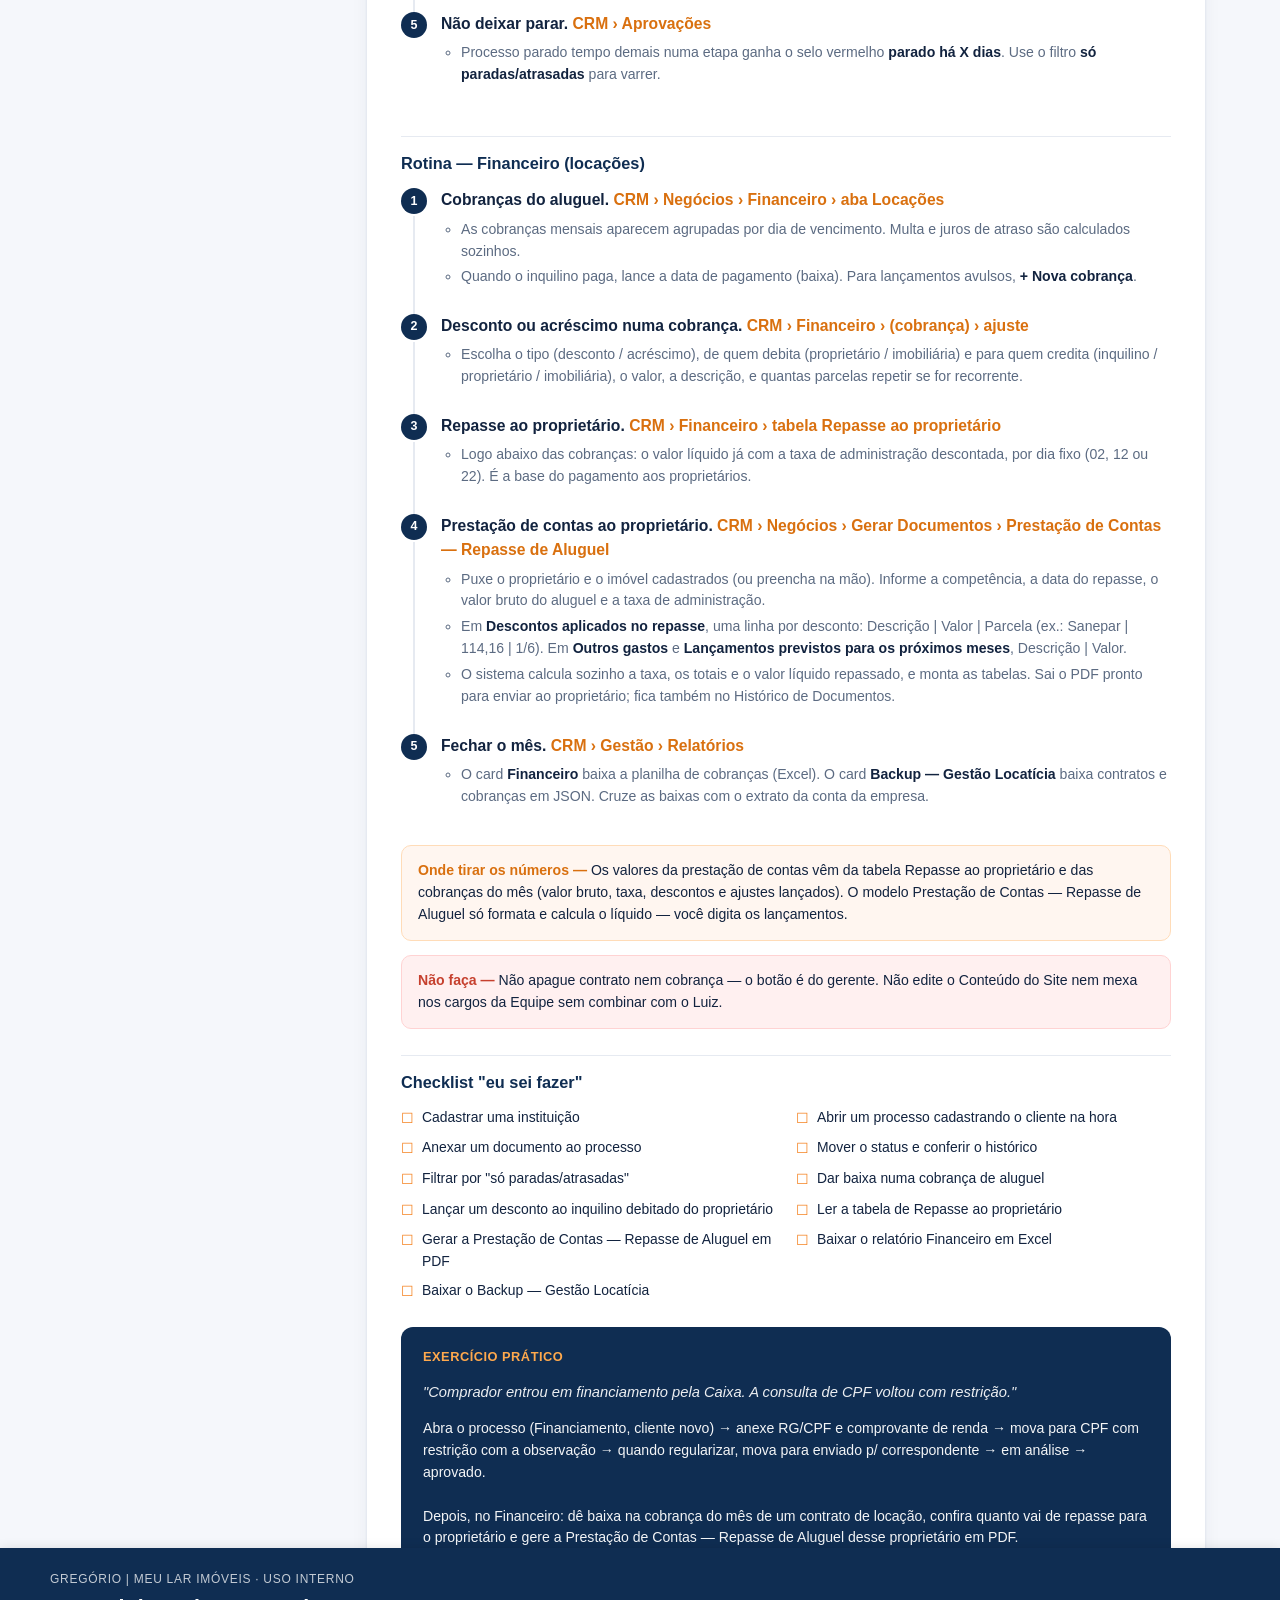
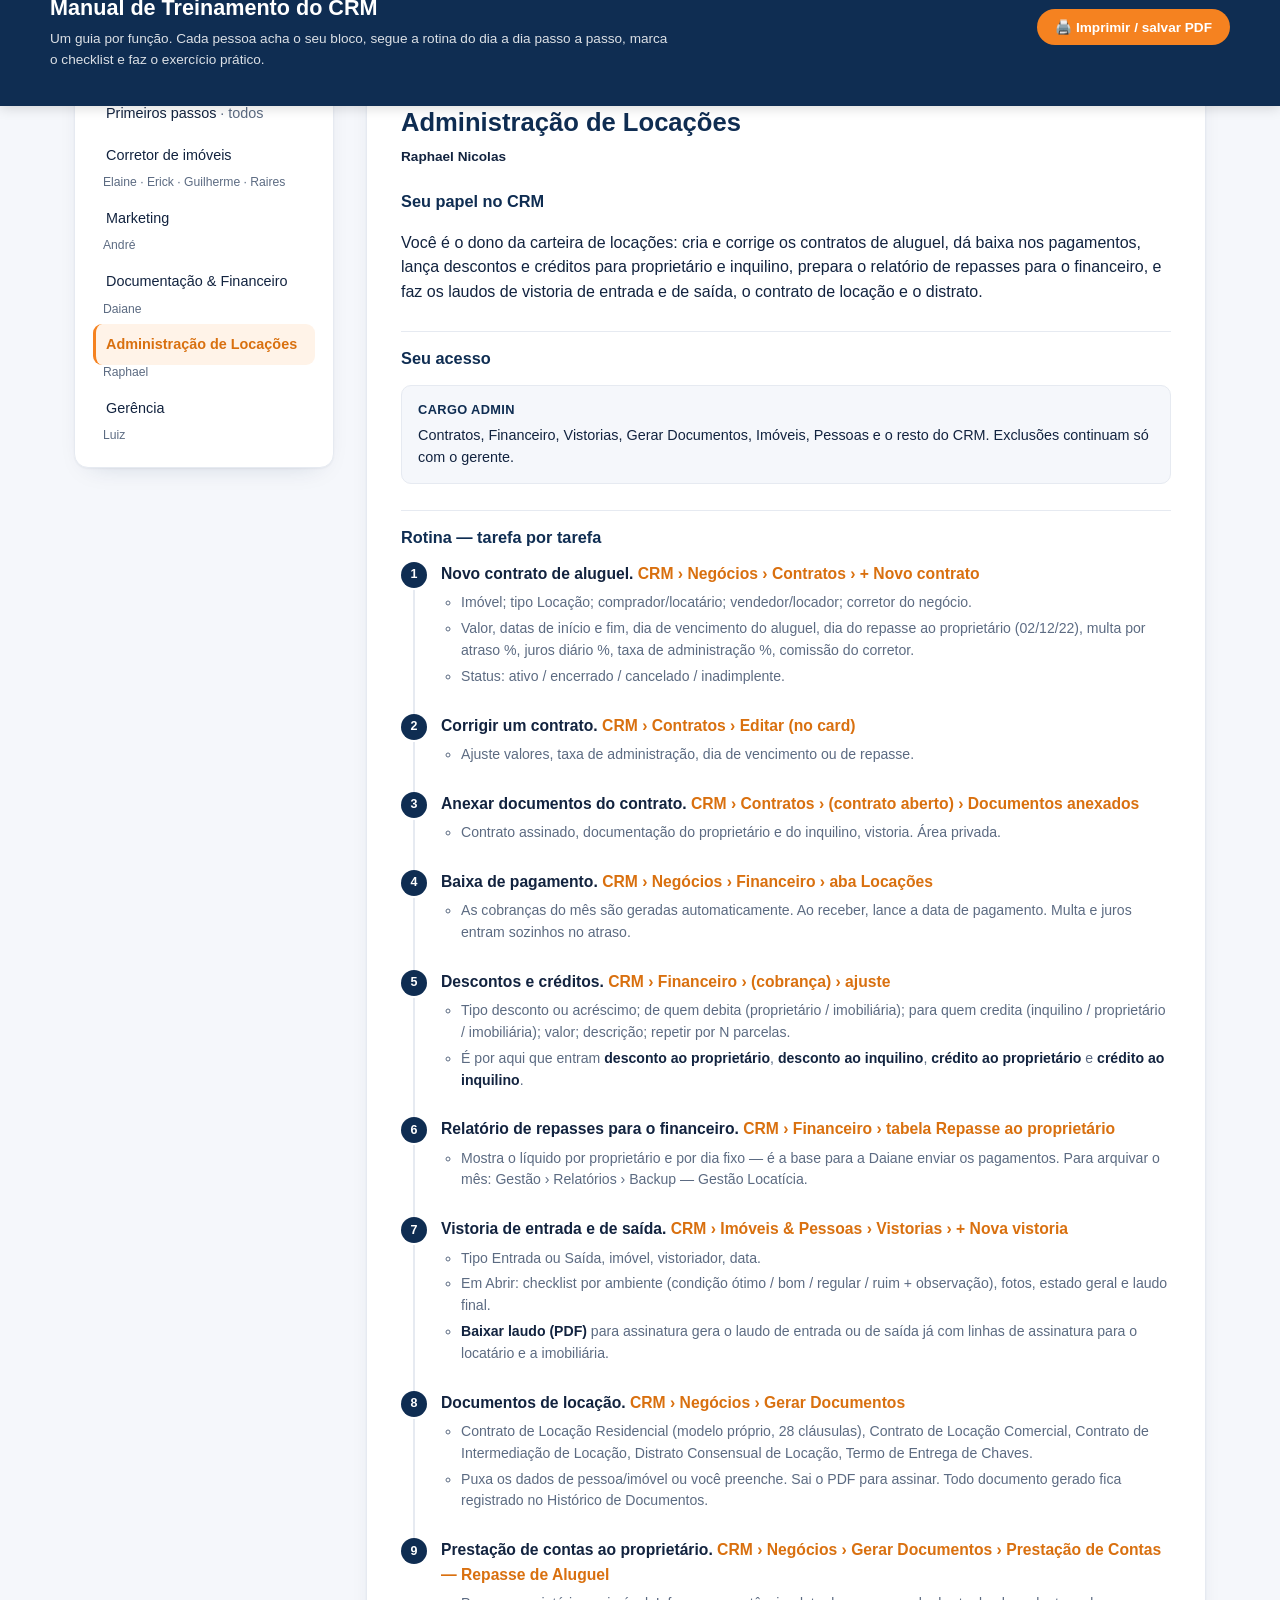
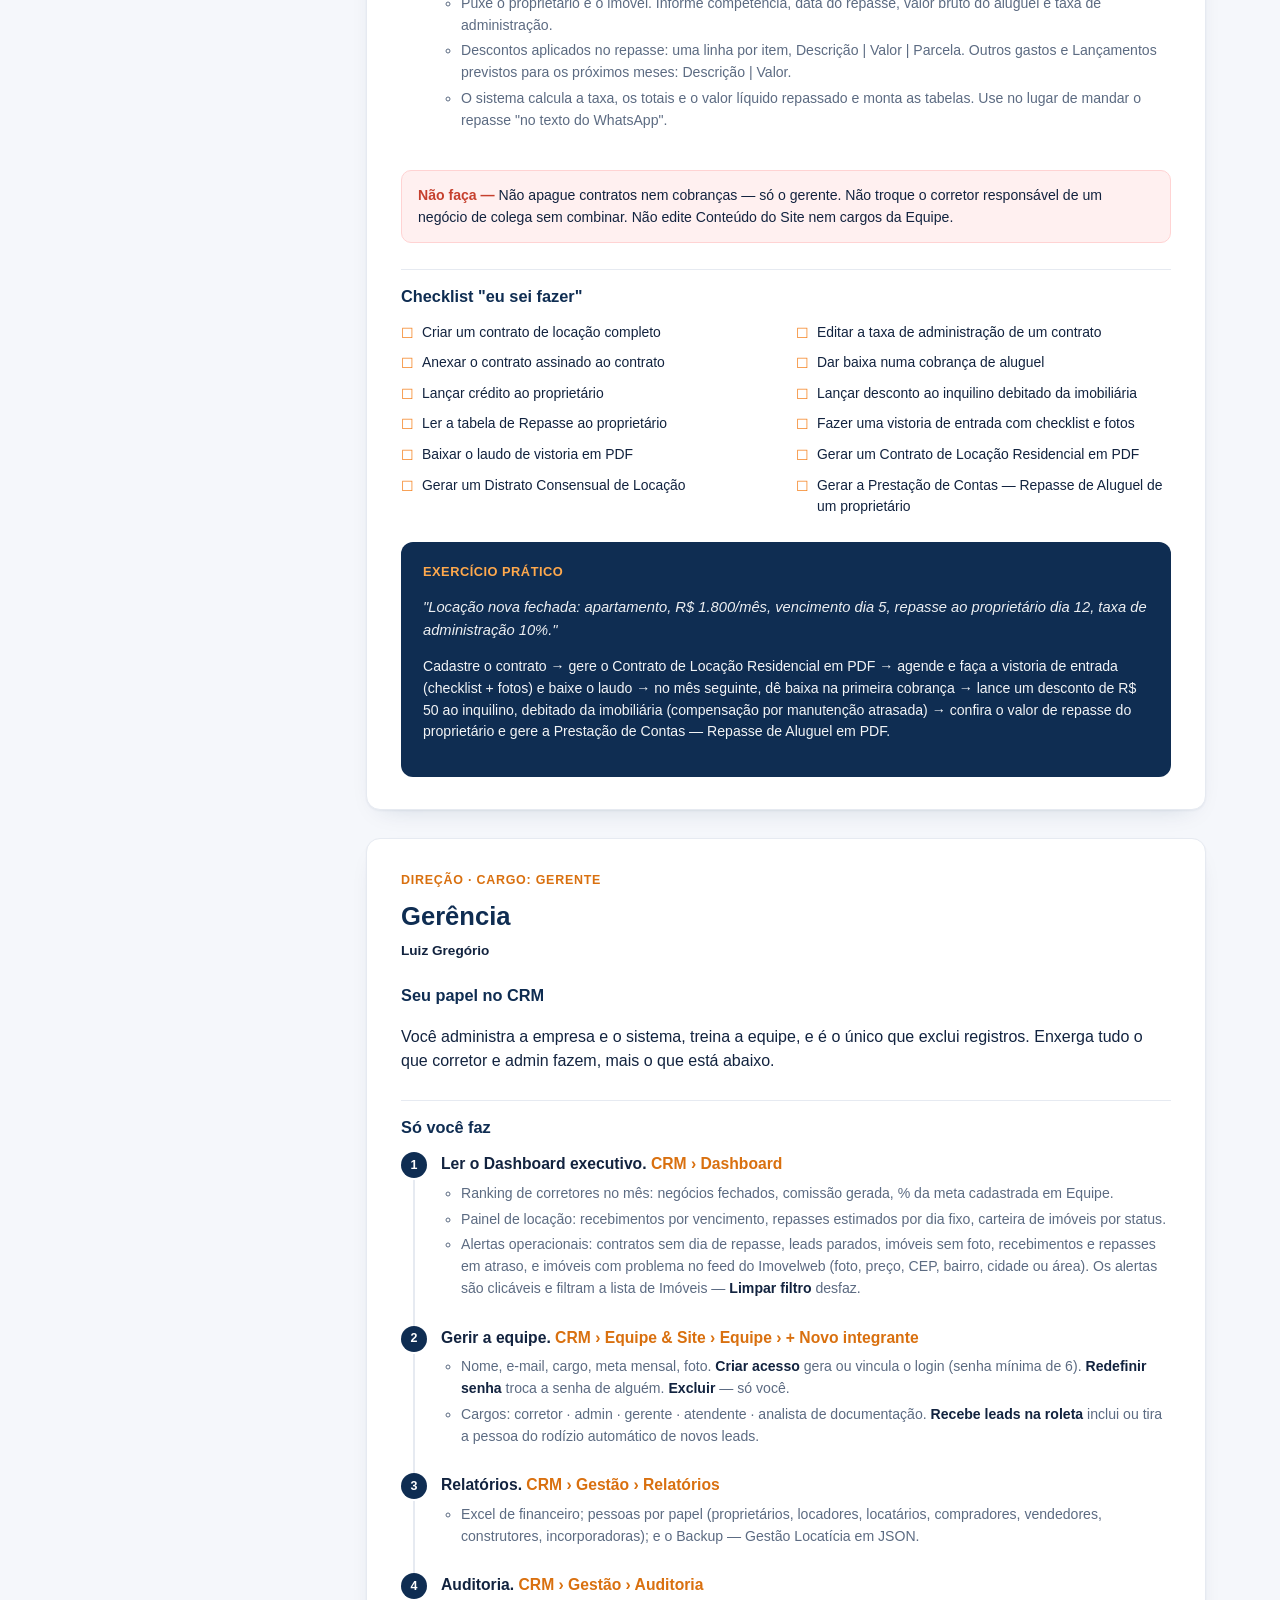
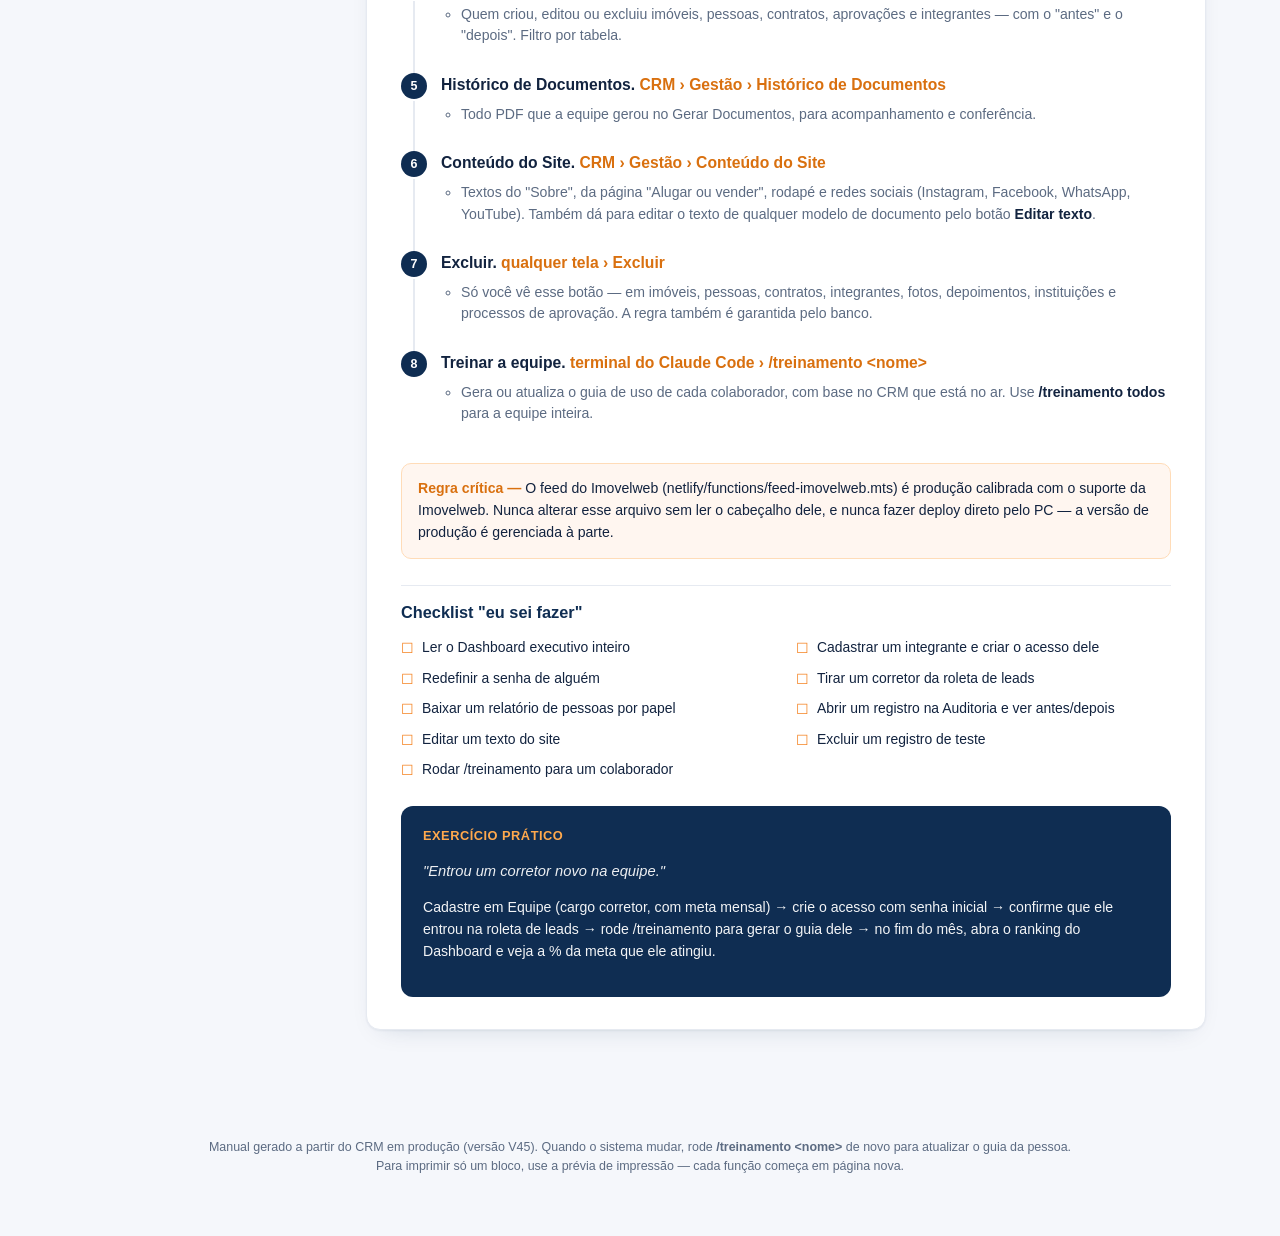
<file: treinamento/raphael.html>
<!DOCTYPE html>
<html lang="pt-BR">
<head>
<meta charset="UTF-8">
<meta http-equiv="refresh" content="0; url=/treinamento/index.html#locacoes">
<meta name="robots" content="noindex, nofollow">
<link rel="canonical" href="/treinamento/index.html#locacoes">
<title>Manual de Treinamento — Raphael Nicolas</title>
</head>
<body style="font-family:Inter,sans-serif; background:#0F2D52; color:#fff; display:flex; align-items:center; justify-content:center; height:100vh; margin:0;">
  <p>Abrindo o manual de <strong>Raphael Nicolas</strong>… <a href='/treinamento/#locacoes' style='color:#FFA94D;'>clique aqui</a> se não for automático.</p>
</body>
</html>
</file>
<file: css/style.css>
[hidden]{display:none !important;}

/* =========================================================
   TOKENS — Gregório | Meu Lar
   Paleta oficial: Laranja #F58220 · Preto #000 · Branco #FFF · Azul-marinho #0F2D52
   ========================================================= */
:root{
  --navy:#0F2D52;
  --navy-dark:#081D38;
  --navy-soft:#274C77;
  --orange:#F58220;
  --orange-dark:#D9700F;
  --orange-light:#FFA94D;
  --black:#111111;
  --white:#FFFFFF;
  --bg:#FFFFFF;
  --bg-alt:#F5F7FB;
  --surface:#FFFFFF;
  --border:#E6EAF1;
  --text:#12233F;
  --gray-text:#5C6B82;
  --font-display:'Montserrat', sans-serif;
  --font-body:'Inter', sans-serif;
  --radius:14px;
  --container:1180px;
  --shadow-card:0 1px 2px rgba(15,45,82,.05), 0 10px 26px -16px rgba(15,45,82,.22);
}

*{box-sizing:border-box;}
html{scroll-behavior:smooth;}
body{
  margin:0;
  background:var(--bg);
  color:var(--text);
  font-family:var(--font-body);
  line-height:1.5;
  -webkit-font-smoothing:antialiased;
}
h1,h2,h3{font-family:var(--font-display);margin:0 0 .4em;line-height:1.15;color:var(--navy);}
p{margin:0 0 1em;color:var(--gray-text);}
a{color:inherit;text-decoration:none;}
img{max-width:100%;display:block;}
.container{max-width:var(--container);margin:0 auto;padding:0 24px;}
.accent{color:var(--orange);}

::selection{background:var(--orange);color:var(--white);}
:focus-visible{outline:2px solid var(--orange);outline-offset:3px;}

.eyebrow{
  font-family:var(--font-display);
  font-size:.75rem;
  letter-spacing:.14em;
  text-transform:uppercase;
  color:var(--orange);
  font-weight:700;
  margin-bottom:.6em;
}

/* =========================================================
   BUTTONS
   ========================================================= */
.btn{
  display:inline-flex;align-items:center;gap:8px;justify-content:center;
  padding:14px 26px;
  border-radius:999px;
  font-family:var(--font-display);
  font-weight:700;
  font-size:.92rem;
  border:1px solid transparent;
  cursor:pointer;
  transition:transform .15s ease, background .2s ease, box-shadow .2s ease;
  white-space:nowrap;
}
.btn:hover{transform:translateY(-2px);}
.btn-primary{background:var(--orange);color:var(--white);box-shadow:0 8px 24px -8px rgba(245,130,32,.5);}
.btn-primary:hover{background:var(--orange-dark);}
.btn-outline{border-color:var(--orange);color:var(--orange);background:transparent;}
.btn-outline:hover{background:var(--orange);color:var(--white);}
.btn-ghost{background:transparent;color:var(--gray-text);border-color:var(--border);}
.btn-ghost:hover{border-color:var(--orange);color:var(--orange);}
.btn-whatsapp{background:#1DA851;color:var(--white);}
.btn-whatsapp:hover{background:#1ec25c;}
.btn-block{width:100%;}

/* =========================================================
   HEADER
   ========================================================= */
.site-header{
  position:sticky;top:0;z-index:40;
  background:rgba(255,255,255,.92);
  backdrop-filter:blur(10px);
  border-bottom:1px solid var(--border);
}
.header-inner{display:flex;align-items:center;gap:24px;padding:14px 24px;}
.logo{display:flex;align-items:center;gap:10px;margin-right:auto;}
.logo-mark{
  width:38px;height:38px;border-radius:10px;background:var(--orange);
  display:flex;align-items:center;justify-content:center;
  font-family:var(--font-display);font-weight:800;color:var(--white);font-size:.85rem;
}
.logo-text{font-family:var(--font-display);font-weight:600;font-size:1rem;color:var(--navy);}
.logo-text strong{color:var(--orange);font-weight:800;}
.main-nav{display:flex;gap:28px;}
.main-nav a{font-size:.9rem;font-weight:500;color:var(--text);transition:color .15s;}
.main-nav a:hover{color:var(--orange);}
.nav-cta{padding:10px 20px;font-size:.85rem;}
.nav-toggle{display:none;flex-direction:column;gap:5px;background:none;border:0;cursor:pointer;padding:6px;}
.nav-toggle span{width:22px;height:2px;background:var(--navy);border-radius:2px;}

/* Menu "Área do cliente" */
.access-menu{position:relative;}
.access-toggle{display:inline-flex;align-items:center;gap:6px;padding:10px 18px;font-size:.85rem;}
.access-dropdown{
  display:none;position:absolute;top:calc(100% + 10px);right:0;
  background:var(--white);border:1px solid var(--border);border-radius:12px;
  padding:8px;min-width:250px;box-shadow:0 16px 40px -12px rgba(15,45,82,.22);z-index:50;
}
.access-dropdown.open{display:block;}
.access-dropdown a{
  display:block;padding:10px 12px;border-radius:8px;transition:.15s;
}
.access-dropdown a:hover{background:var(--bg-alt);}
.access-dropdown a strong{display:block;color:var(--navy);font-size:.88rem;font-family:var(--font-display);}
.access-dropdown a span{display:block;font-size:.76rem;color:var(--gray-text);margin-top:2px;}

/* =========================================================
   HERO — mantém foto + véu escuro (contraste de texto), mesmo com o
   resto do site claro; é o único trecho "escuro" fora do rodapé.
   ========================================================= */
.hero{position:relative;padding:96px 0 80px;overflow:hidden;}
.hero-photo{
  position:absolute;inset:0;z-index:-2;
  background-size:cover;background-position:center;
  transition:opacity .6s ease;
}
.hero-bg{
  position:absolute;inset:0;
  background:
    radial-gradient(700px 420px at 85% -10%, rgba(245,130,32,.18), transparent 60%),
    linear-gradient(180deg, rgba(8,21,48,.5), rgba(15,45,82,.58));
  z-index:-1;
}
.hero-inner{max-width:760px;color:var(--white);}
.hero h1{font-size:clamp(2.2rem,5vw,3.4rem);font-weight:800;color:var(--white);text-shadow:0 2px 20px rgba(0,0,0,.55);}
.hero-sub{font-size:1.05rem;max-width:560px;color:rgba(255,255,255,.92);text-shadow:0 1px 12px rgba(0,0,0,.45);}

.search-tabs{
  display:inline-flex;gap:4px;
  background:rgba(255,255,255,.12);
  border:1px solid rgba(255,255,255,.18);
  padding:4px;border-radius:999px;
  margin-top:28px;
}
.search-tab{
  border:0;background:transparent;color:rgba(255,255,255,.75);
  font-family:var(--font-display);font-weight:700;font-size:.85rem;
  padding:9px 22px;border-radius:999px;cursor:pointer;transition:.15s;
}
.search-tab.active{background:var(--orange);color:var(--white);}
.search-tab:not(.active):hover{color:var(--white);}

.search-bar{
  display:flex;flex-wrap:wrap;gap:12px;
  background:var(--white);
  box-shadow:0 20px 50px -18px rgba(8,21,48,.45);
  border-top:4px solid var(--orange);
  padding:16px;border-radius:var(--radius);
  margin:10px 0 18px;
}
.search-bar .field{display:flex;flex-direction:column;gap:4px;flex:1;min-width:150px;}
.search-bar .field-grow{flex:2;}
.search-bar label{font-size:.7rem;text-transform:uppercase;letter-spacing:.06em;color:var(--gray-text);}
.search-bar select,.search-bar input{
  background:var(--bg-alt);border:1px solid var(--border);color:var(--text);
  padding:10px 12px;border-radius:8px;font-family:var(--font-body);font-size:.92rem;
}
.search-bar button{align-self:flex-end;}

.hero-tags{display:flex;flex-wrap:wrap;gap:10px;}
.tag{
  font-size:.82rem;padding:8px 16px;border-radius:999px;
  background:rgba(255,255,255,.1);border:1px solid rgba(255,255,255,.22);
  color:rgba(255,255,255,.85);transition:.15s;
}
.tag:hover{border-color:var(--orange);color:var(--white);background:rgba(245,130,32,.25);}

/* =========================================================
   SECTIONS
   ========================================================= */
.section{padding:76px 0;}

/* Marca d'água sutil da logo em seções de fundo branco/claro */
.section-mark{position:relative;overflow:hidden;}
.section-mark::after{
  content:'';position:absolute;right:-60px;bottom:-60px;width:460px;height:460px;
  background:url('/assets/marca-dagua.png') no-repeat center/contain;
  pointer-events:none;z-index:0;
}
.section-mark > .container{position:relative;z-index:1;}
@media (max-width:700px){
  .section-mark::after{width:280px;height:280px;right:-40px;bottom:-30px;}
}
.section-alt{
  background:
    radial-gradient(600px 300px at 0% 0%, rgba(245,130,32,.05), transparent 60%),
    radial-gradient(600px 300px at 100% 100%, rgba(15,45,82,.05), transparent 60%),
    var(--bg-alt);
}
.section-dark{background:var(--navy);}
.section-dark h2,.section-dark h1,.section-dark h3{color:var(--white);}
.section-dark p{color:rgba(255,255,255,.75);}
/* Cards claros (fundo branco) dentro de uma seção escura precisam do texto
   escuro de volta — a regra acima ".section-dark p" senão deixa o texto
   quase branco em cima de fundo branco, invisível. */
.section-dark .about-card,
.section-dark .lead-form,
.section-dark .cat-card,
.section-dark .team-card,
.section-dark .testimonial-card{color:var(--text);}
.section-dark .about-card p,
.section-dark .lead-form p,
.section-dark .cat-card p,
.section-dark .team-card p,
.section-dark .testimonial-card p,
.section-dark .about-card-linha{color:var(--gray-text);}
.section-dark .about-card h3,
.section-dark .cat-card h3,
.section-dark .team-card h3{color:var(--navy);}
.section-head{max-width:560px;margin-bottom:36px;}
.section-head h2{font-size:clamp(1.6rem,3vw,2.2rem);position:relative;padding-top:14px;}
.section-head h2::before{
  content:'';position:absolute;top:0;left:0;width:44px;height:4px;border-radius:4px;
  background:linear-gradient(90deg, var(--orange), var(--orange-light));
}
.section-dark .section-head h2::before{background:linear-gradient(90deg, var(--orange), var(--orange-light));}

.imovel-semelhantes{
  opacity:0;transform:translateY(24px);
  transition:opacity .6s ease,transform .6s ease;
}
.imovel-semelhantes.in-view{opacity:1;transform:translateY(0);}

/* =========================================================
   CARDS (imóveis)
   ========================================================= */
.grid-cards{display:grid;grid-template-columns:repeat(auto-fill,minmax(280px,1fr));gap:22px;}

.carousel-wrap{position:relative;display:flex;align-items:center;gap:0;}
.carousel-track{
  display:flex;gap:22px;overflow-x:auto;scroll-snap-type:x proximity;scroll-behavior:smooth;
  padding:4px 4px 14px;-webkit-overflow-scrolling:touch;scrollbar-width:thin;
}
.carousel-track::-webkit-scrollbar{height:6px;}
.carousel-track::-webkit-scrollbar-thumb{background:rgba(15,45,82,.18);border-radius:100px;}
.carousel-track .property-card{flex:0 0 280px;scroll-snap-align:start;}
.momento-card{
  flex:0 0 260px;scroll-snap-align:start;
  border-radius:var(--radius);overflow:hidden;box-shadow:var(--shadow-card);
  border:1px solid var(--border);aspect-ratio:4/5;background:var(--bg-alt);
}
.momento-card img{width:100%;height:100%;object-fit:cover;display:block;}
@media (max-width:640px){.momento-card{flex-basis:70vw;}}
@media (max-width:640px){.carousel-track .property-card{flex-basis:78vw;}}
.carousel-arrow{
  flex:none;width:42px;height:42px;border-radius:50%;border:1px solid var(--border);
  background:#fff;color:var(--navy);font-size:22px;line-height:1;cursor:pointer;
  display:flex;align-items:center;justify-content:center;box-shadow:0 2px 8px rgba(15,45,82,.1);
  transition:background .15s,color .15s;z-index:2;
}
.carousel-arrow:hover{background:var(--orange);color:#fff;border-color:var(--orange);}
.carousel-arrow-prev{margin-right:-14px;}
.carousel-arrow-next{margin-left:-14px;}
@media (max-width:640px){.carousel-arrow{display:none;}}
.property-card{
  background:var(--surface);
  border:1px solid var(--border);
  border-radius:var(--radius);
  overflow:hidden;
  cursor:pointer;
  box-shadow:var(--shadow-card);
  transition:transform .18s ease, border-color .18s ease, box-shadow .18s ease;
}
.property-card:hover{transform:translateY(-4px);border-color:var(--orange);box-shadow:0 16px 32px -16px rgba(245,130,32,.35);}
.property-thumb{
  height:190px;background:linear-gradient(135deg,var(--bg-alt),#E9EDF4);
  display:flex;align-items:center;justify-content:center;color:var(--border);font-size:2.4rem;
  position:relative;
}
.property-thumb img{width:100%;height:100%;object-fit:cover;}
.badge{
  position:absolute;top:12px;left:12px;
  background:var(--orange);color:var(--white);
  font-size:.68rem;font-weight:700;letter-spacing:.04em;text-transform:uppercase;
  padding:5px 10px;border-radius:999px;
}
.badge-outline{background:rgba(15,45,82,.75);border:1px solid var(--orange);color:var(--orange-light);}
.property-body{padding:18px;}
.property-price{font-family:var(--font-display);font-weight:800;color:var(--orange);font-size:1.15rem;margin-bottom:4px;}
.property-price-desde{display:block;font-family:var(--font-body,inherit);font-weight:500;color:var(--gray-text);font-size:.7rem;text-transform:uppercase;letter-spacing:.3px;}
.property-badge-unidades{top:auto;bottom:12px;left:12px;right:auto;}
.property-title{font-size:.98rem;font-weight:600;color:var(--navy);margin-bottom:4px;}
.property-loc{font-size:.82rem;color:var(--gray-text);margin-bottom:12px;}
.property-specs{display:flex;gap:14px;font-size:.8rem;color:var(--gray-text);border-top:1px solid var(--border);padding-top:12px;}

.skeleton-row{grid-column:1/-1;text-align:center;color:var(--gray-text);padding:40px 0;}
.empty-state{text-align:center;color:var(--gray-text);padding:24px 0 0;}

/* =========================================================
   CATEGORIAS
   ========================================================= */
.cat-grid{display:grid;grid-template-columns:repeat(auto-fit,minmax(220px,1fr));gap:20px;}
.cat-card{
  background:var(--surface);border:1px solid var(--border);border-top:3px solid var(--orange);
  border-radius:var(--radius);padding:26px;transition:.18s;box-shadow:var(--shadow-card);
}
.cat-card:nth-child(even){border-top-color:var(--navy);}
.cat-card:hover{border-color:var(--orange);transform:translateY(-3px);}
.cat-icon{
  display:inline-flex;align-items:center;justify-content:center;
  width:44px;height:44px;border-radius:50%;
  background:rgba(245,130,32,.12);border:1px solid var(--orange);
  font-size:1.3rem;margin-bottom:14px;
}
.cat-card:nth-child(even) .cat-icon{background:rgba(15,45,82,.08);border-color:var(--navy);}
.cat-card h3{font-size:1.05rem;color:var(--navy);}
.cat-card p{font-size:.85rem;margin:0;}

/* =========================================================
   FILTROS
   ========================================================= */
.filters-bar{display:flex;flex-wrap:wrap;gap:12px;align-items:center;margin-bottom:28px;}
.filters-bar select,.filters-bar input[type="search"],.filters-bar input[type="number"]{
  background:var(--white);border:1px solid var(--border);color:var(--text);
  padding:10px 14px;border-radius:8px;font-size:.85rem;
}
.filters-bar input[type="search"]{flex:1;min-width:220px;}
.filters-bar input[type="number"]{width:150px;}
.check-field{display:flex;align-items:center;gap:6px;font-size:.85rem;color:var(--gray-text);}

/* =========================================================
   SOBRE
   ========================================================= */
.about-grid{display:grid;grid-template-columns:1.3fr .8fr;gap:48px;align-items:start;}
.about-text{max-width:520px;}
.about-stats{display:grid;gap:16px;margin-top:24px;}
.about-stats div{border-left:2px solid var(--orange);padding-left:14px;}
.about-stats strong{display:block;font-family:var(--font-display);color:var(--navy);font-size:1.02rem;}
.about-stats span{font-size:.82rem;color:var(--gray-text);}
.about-card{
  background:var(--surface);border:1px solid var(--border);border-top:3px solid var(--orange);box-shadow:var(--shadow-card);
  border-radius:var(--radius);padding:32px;
}
.about-card h3{color:var(--navy);font-size:1.15rem;}

/* =========================================================
   CONTATO
   ========================================================= */
/* =========================================================
   CONTATO — painel navy à esquerda + formulário claro à direita
   (antes ficava tudo branco/cinza, sem contraste nenhum)
   ========================================================= */
.contact-grid{display:grid;grid-template-columns:1fr 1fr;gap:0;align-items:stretch;border-radius:var(--radius);overflow:hidden;box-shadow:var(--shadow-card);}
.contact-panel{
  background:linear-gradient(160deg, var(--navy) 0%, var(--navy-dark) 100%);
  color:var(--white);padding:48px 40px;display:flex;flex-direction:column;justify-content:center;gap:14px;position:relative;overflow:hidden;
}
.contact-panel::before{
  content:'';position:absolute;inset:0;
  background:radial-gradient(420px 280px at 100% 0%, rgba(245,130,32,.22), transparent 60%);
  pointer-events:none;
}
.contact-panel .eyebrow{color:var(--orange-light);}
.contact-panel h2{color:var(--white);}
.contact-panel p{color:rgba(255,255,255,.78);}
.lead-form{background:var(--surface);border:0;box-shadow:none;border-radius:0;padding:48px 40px;display:grid;gap:16px;}
@media (max-width:900px){
  .contact-grid{grid-template-columns:1fr;}
  .contact-panel,.lead-form{padding:36px 28px;}
}
.form-row{display:flex;flex-direction:column;gap:6px;}
.form-row label{font-size:.78rem;color:var(--gray-text);}
.form-row input,.form-row select,.form-row textarea{
  background:var(--bg-alt);border:1px solid var(--border);color:var(--text);
  padding:11px 13px;border-radius:8px;font-family:var(--font-body);font-size:.92rem;resize:vertical;
}
.form-feedback{font-size:.85rem;margin:0;padding-top:4px;}
.form-feedback.ok{color:#1B9E52;}
.form-feedback.err{color:#D93025;}

/* =========================================================
   FOOTER — mantém o azul-marinho como "fecho" da página, igual à
   referência (rodapé escuro sobre o resto do site claro).
   ========================================================= */
.site-footer{background:var(--navy);color:rgba(255,255,255,.82);padding:48px 0 24px;border-top:4px solid var(--orange);}
.site-footer h3,.site-footer strong{color:var(--white);}
.site-footer a{color:rgba(255,255,255,.82);}
.site-footer a:hover{color:var(--orange-light);}
.footer-inner{display:flex;justify-content:space-between;align-items:flex-start;flex-wrap:wrap;gap:24px;}
.footer-links{display:flex;gap:20px;font-size:.88rem;}
.footer-copy{text-align:center;font-size:.78rem;color:rgba(255,255,255,.55);margin-top:32px;}

/* =========================================================
   MODAL
   ========================================================= */
.modal-overlay{
  position:fixed;inset:0;background:rgba(8,21,48,.55);backdrop-filter:blur(3px);
  display:none;align-items:center;justify-content:center;z-index:100;padding:20px;
}
.modal-overlay.open{display:flex;}
.modal{
  background:var(--white);border:1px solid var(--border);box-shadow:0 30px 80px -20px rgba(8,21,48,.4);
  border-radius:var(--radius);max-width:720px;width:100%;max-height:88vh;overflow-y:auto;
  position:relative;padding:32px;
}
.modal-close{
  position:absolute;top:16px;right:16px;background:var(--bg-alt);border:1px solid var(--border);color:var(--navy);
  width:34px;height:34px;border-radius:50%;cursor:pointer;font-size:1rem;
}
.modal-thumb{height:260px;border-radius:10px;overflow:hidden;margin-bottom:20px;background:linear-gradient(135deg,var(--bg-alt),#E9EDF4);display:flex;align-items:center;justify-content:center;font-size:3rem;color:var(--border);}
.modal-thumb img{width:100%;height:100%;object-fit:cover;}
.modal-specs{display:flex;flex-wrap:wrap;gap:16px;margin:18px 0;padding:16px 0;border-top:1px solid var(--border);border-bottom:1px solid var(--border);}
.modal-specs div{font-size:.85rem;color:var(--gray-text);}
.modal-specs strong{display:block;color:var(--navy);font-family:var(--font-display);}

/* =========================================================
   WHATSAPP FLUTUANTE
   ========================================================= */
.whatsapp-float{
  position:fixed;bottom:24px;right:24px;z-index:60;
  width:58px;height:58px;border-radius:50%;
  background:#1DA851;color:var(--white);
  display:flex;align-items:center;justify-content:center;
  box-shadow:0 10px 30px -6px rgba(0,0,0,.35);
  transition:transform .15s;
  animation:whatsappPulso 2.6s ease-in-out infinite;
}
.whatsapp-float:hover{transform:scale(1.08);animation-play-state:paused;}
.whatsapp-float::before{
  content:'';position:absolute;inset:0;border-radius:50%;
  background:#1DA851;opacity:.55;z-index:-1;
  animation:whatsappOnda 2.6s ease-out infinite;
}
@keyframes whatsappPulso{
  0%,100%{box-shadow:0 10px 30px -6px rgba(0,0,0,.35);}
  50%{box-shadow:0 10px 30px -6px rgba(0,0,0,.35), 0 0 0 6px rgba(29,168,81,.18);}
}
@keyframes whatsappOnda{
  0%{transform:scale(1);opacity:.55;}
  100%{transform:scale(1.6);opacity:0;}
}
@media (prefers-reduced-motion: reduce){
  .whatsapp-float{animation:none;}
  .whatsapp-float::before{animation:none;display:none;}
}

/* =========================================================
   RESPONSIVE
   ========================================================= */
@media (max-width:900px){
  .about-grid,.contact-grid{grid-template-columns:1fr;}
  .main-nav{display:none;}
  .nav-toggle{display:flex;}
  .nav-cta{display:none;}

  /* Menu mobile: o JS liga/desliga a classe .open no clique do ☰ (#navToggle).
     Essa regra nunca tinha sido escrita — por isso o menu não abria. */
  .main-nav.open{
    display:flex;
    flex-direction:column;
    gap:2px;
    position:absolute;
    top:100%;
    left:0;
    right:0;
    background:var(--white);
    border-top:1px solid var(--border);
    box-shadow:0 12px 24px -8px rgba(15,45,82,.18);
    padding:10px 16px 18px;
    z-index:40;
  }
  .main-nav.open a{
    padding:12px 6px;
    border-bottom:1px solid var(--border);
    font-size:1rem;
  }
  .main-nav.open a:last-child{border-bottom:none;}
  .site-header{position:relative;}
}
@media (max-width:560px){
  .search-bar{flex-direction:column;}
  .search-bar button{align-self:stretch;}
  .header-inner{padding:12px 16px;}
}

/* Logo real (substitui o antigo placeholder "GM") */
.logo-mark-img{
  width:40px;height:40px;object-fit:contain;flex-shrink:0;
}

/* =========================================================
   NOSSA EQUIPE
   ========================================================= */
.team-grid{display:grid;grid-template-columns:repeat(auto-fit,minmax(220px,1fr));gap:24px;}
.team-card{
  background:var(--surface);border:1px solid var(--border);border-top:3px solid var(--orange);box-shadow:var(--shadow-card);
  border-radius:var(--radius);padding:28px;text-align:center;
}
.team-card:nth-child(even){border-top-color:var(--navy);}
.team-avatar{
  position:relative;width:96px;height:96px;margin:0 auto 16px;border-radius:50%;
  background:linear-gradient(135deg, var(--orange), var(--orange-light));
  display:flex;align-items:center;justify-content:center;overflow:hidden;
}
.team-avatar img{position:absolute;inset:0;width:100%;height:100%;object-fit:cover;}
.team-initials{
  font-family:var(--font-display);font-weight:800;font-size:1.6rem;color:var(--white);
}
.team-card h3{font-size:1.05rem;color:var(--navy);}
.team-role{font-size:.85rem;color:var(--orange-dark);font-weight:600;}

/* =========================================================
   DEPOIMENTOS
   ========================================================= */
.testimonial-card{
  background:var(--surface);border:1px solid var(--border);border-top:3px solid var(--navy);box-shadow:var(--shadow-card);
  border-radius:var(--radius);padding:26px;
}
.testimonial-stars{color:var(--orange);font-size:1rem;letter-spacing:2px;margin-bottom:12px;}
.testimonial-text{color:var(--text);font-size:.95rem;font-style:italic;margin-bottom:14px;}
.testimonial-author{font-size:.82rem;color:var(--gray-text);margin:0;display:flex;align-items:center;gap:8px;}
.testimonial-avatar{width:28px;height:28px;border-radius:50%;object-fit:cover;}

/* =========================================================
   SIMULADOR DE FINANCIAMENTO
   ========================================================= */
.simulator-box{
  display:grid;grid-template-columns:1fr 1fr;gap:32px;
  background:var(--surface);border:1px solid var(--border);box-shadow:var(--shadow-card);
  border-radius:var(--radius);padding:32px;align-items:start;
}
.simulator-form{display:grid;gap:16px;}
.simulator-result{
  background:var(--bg-alt);border:1px solid var(--orange);border-radius:var(--radius);
  padding:26px;
}
.result-main{display:flex;flex-direction:column;gap:4px;margin-bottom:18px;padding-bottom:18px;border-bottom:1px solid var(--border);}
.result-label{font-size:.78rem;text-transform:uppercase;letter-spacing:.06em;color:var(--gray-text);}
.result-value{font-family:var(--font-display);font-size:2rem;font-weight:800;color:var(--orange);}
.result-grid{display:grid;gap:12px;margin-bottom:16px;}
.result-grid div{border-left:2px solid var(--orange);padding-left:12px;}
.result-grid strong{display:block;font-family:var(--font-display);color:var(--navy);font-size:1rem;}
.result-grid span{font-size:.78rem;color:var(--gray-text);}
.simulator-disclaimer{font-size:.76rem;color:var(--gray-text);margin:0;}

@media (max-width:800px){
  .simulator-box{grid-template-columns:1fr;}
}

/* =========== GALERIA DE FOTOS E TAGS NO MODAL DE DETALHES =========== */
.modal-gallery{display:flex;gap:8px;overflow-x:auto;margin-bottom:16px;padding-bottom:4px;}
.modal-gallery-thumb{flex:0 0 auto;width:64px;height:64px;border-radius:8px;overflow:hidden;cursor:pointer;opacity:.6;transition:opacity .15s,outline .15s;}
.modal-gallery-thumb img{width:100%;height:100%;object-fit:cover;display:block;}
.modal-gallery-thumb.active{opacity:1;outline:2px solid var(--orange);}
.modal-tags{display:flex;flex-wrap:wrap;gap:8px;margin:14px 0;}
.tag-chip{font-size:.75rem;padding:4px 10px;border-radius:20px;background:var(--bg-alt);border:1px solid var(--border);color:var(--gray-text);}
.modal-subtitle{margin:18px 0 6px;font-family:var(--font-display);color:var(--navy);}

/* =========== VÍDEO DO YOUTUBE NO MODAL DE DETALHES =========== */
.modal-video{position:relative;width:100%;padding-top:56.25%;border-radius:10px;overflow:hidden;margin:10px 0 16px;}
.modal-video iframe{position:absolute;top:0;left:0;width:100%;height:100%;border:0;}
.modal-mapa{width:100%;height:260px;border-radius:10px;overflow:hidden;margin:10px 0 16px;}
.modal-mapa iframe{width:100%;height:100%;border:0;}

/* =========== ANUNCIE SEU IMÓVEL + CARD SOBRE + RODAPÉ SOCIAL =========== */
.about-card-linha{font-size:.85rem;color:var(--gray-text);margin:0 0 .5em;}
.about-card-linha a{color:var(--orange-dark);}

.anuncie-grid{display:grid;grid-template-columns:1.3fr .8fr;gap:48px;align-items:start;margin-top:32px;}
.anuncie-servicos{list-style:none;margin:0 0 1em;padding:0;display:grid;gap:8px;}
.anuncie-servicos li{font-size:.88rem;color:var(--gray-text);}

.footer-brand p{margin:.3em 0;}
.footer-meta{font-size:.82rem;color:rgba(255,255,255,.65);}
.footer-meta a{color:rgba(255,255,255,.65);text-decoration:none;}
.footer-meta a:hover{color:var(--orange-light);}
.footer-social{display:flex;gap:10px;align-items:flex-start;}
.social-icon{
  display:flex;align-items:center;justify-content:center;width:38px;height:38px;
  border-radius:50%;background:rgba(255,255,255,.08);color:var(--white);
  border:1px solid rgba(255,255,255,.16);transition:background .15s,color .15s;
}
.social-icon:hover{background:var(--orange);color:var(--white);}

@media (max-width:900px){
  .anuncie-grid{grid-template-columns:1fr;}
}

/* =========================================================
   PORTAIS (Proprietário / Locatário)
   ========================================================= */
.portal-title-tag{font-family:var(--font-display);font-weight:700;font-size:.85rem;color:var(--orange-dark);border:1px solid rgba(245,130,32,.35);padding:6px 14px;border-radius:999px;}
.portal-main{padding:64px 0 90px;min-height:70vh;}
.portal-login-wrap{max-width:420px;margin:0 auto;display:flex;flex-direction:column;align-items:center;gap:18px;}
.portal-login-card{width:100%;}
.portal-login-head{text-align:center;margin-bottom:6px;}
.portal-login-head img{width:44px;margin:0 auto 12px;}
.portal-login-head h1{font-size:1.4rem;margin-bottom:.2em;}
.portal-login-head p{font-size:.88rem;}
.link-btn{background:none;border:0;color:var(--orange-dark);font-size:.82rem;cursor:pointer;text-align:center;padding:4px;}
.link-btn:hover{text-decoration:underline;}
.portal-help{font-size:.8rem;color:var(--gray-text);text-align:center;max-width:340px;}

.portal-dash-head{display:flex;justify-content:space-between;align-items:center;gap:16px;margin-bottom:28px;flex-wrap:wrap;}

.portal-modal-overlay{position:fixed;inset:0;background:rgba(15,39,71,.55);display:flex;align-items:center;justify-content:center;z-index:200;padding:20px;}
.portal-modal-overlay[hidden]{display:none;}
.portal-modal{background:#fff;border-radius:var(--radius);padding:28px;width:100%;max-width:400px;box-shadow:var(--shadow-card);}
.portal-modal h2{margin:0 0 16px;}
.portal-modal label{display:block;font-size:.82rem;font-weight:600;margin:12px 0 4px;}
.portal-modal input{width:100%;padding:10px 12px;border:1px solid var(--border);border-radius:8px;font-size:.95rem;}
.portal-modal-erro{color:#c0392b;font-size:.82rem;margin:10px 0 0;}
.portal-modal-acoes{display:flex;justify-content:flex-end;gap:10px;margin-top:20px;}

.portal-ajuste-row td{padding:6px 10px !important;background:var(--bg-alt);font-size:.78rem;border-top:none !important;}
.portal-ajuste-desc{color:var(--gray-text);}
.portal-ajuste-credito{color:#1a7f4f;font-weight:700;white-space:nowrap;}
.portal-ajuste-debito{color:#c0392b;font-weight:700;white-space:nowrap;}
.portal-stats{grid-template-columns:repeat(auto-fit,minmax(180px,1fr));margin-bottom:36px;}
.portal-section-title{font-size:1.2rem;margin-top:40px;margin-bottom:6px;}
.portal-section-sub{font-size:.85rem;margin-bottom:20px;}
.portal-sub-title{font-size:.95rem;margin:20px 0 10px;color:var(--orange-dark);}

.portal-list{display:flex;flex-direction:column;gap:10px;}
.portal-item{display:flex;justify-content:space-between;align-items:center;gap:12px;background:var(--surface);border:1px solid var(--border);box-shadow:var(--shadow-card);border-radius:var(--radius);padding:16px 20px;flex-wrap:wrap;}
.portal-item-sub{display:block;font-size:.8rem;color:var(--gray-text);margin-top:2px;}
.portal-item-right{display:flex;align-items:center;gap:14px;}
.portal-item-value{font-family:var(--font-display);font-weight:700;color:var(--orange);}

.portal-contract-block{background:var(--surface);border:1px solid var(--border);box-shadow:var(--shadow-card);border-radius:var(--radius);padding:24px;margin-bottom:24px;}
.portal-dono-tag{display:inline-block;background:var(--navy-900,#0F2747);color:#fff;font-size:.7rem;font-weight:700;text-transform:uppercase;letter-spacing:.03em;padding:3px 10px;border-radius:999px;margin-bottom:8px;}
.portal-contract-block h3{display:flex;align-items:center;gap:10px;font-size:1.05rem;}

.portal-highlight{display:flex;justify-content:space-between;align-items:center;gap:16px;background:rgba(245,130,32,.08);border:1px solid rgba(245,130,32,.3);border-radius:12px;padding:16px 20px;margin:16px 0;flex-wrap:wrap;}
.portal-highlight-value{display:block;font-family:var(--font-display);font-size:1.3rem;color:var(--orange);}
.portal-highlight-ok{background:rgba(29,168,81,.1);border-color:rgba(29,168,81,.3);color:#1B9E52;justify-content:center;}

.portal-table{width:100%;border-collapse:collapse;font-size:.85rem;}
.portal-table th{text-align:left;padding:10px 14px;color:var(--gray-text);font-weight:600;border-bottom:1px solid var(--border);}
.portal-table td{padding:10px 14px;border-bottom:1px solid var(--border);}
.table-wrap{background:var(--white);border:1px solid var(--border);border-radius:var(--radius);overflow-x:auto;}
.table-empty{padding:24px;text-align:center;color:var(--gray-text);}

.status-pill{display:inline-block;padding:4px 12px;border-radius:999px;font-size:.72rem;font-weight:700;text-transform:capitalize;white-space:nowrap;}
.status-pago,.status-disponivel,.status-ativo{background:rgba(29,168,81,.14);color:#1B9E52;}
.status-pendente,.status-reservado{background:rgba(245,130,32,.14);color:var(--orange-dark);}
.status-atrasado,.status-inadimplente{background:rgba(217,48,37,.12);color:#D93025;}
.status-cancelado,.status-inativo,.status-vendido,.status-alugado,.status-encerrado{background:var(--bg-alt);color:var(--gray-text);}

/* =========================================================
   MODAL — captura de lead antes do WhatsApp
   ========================================================= */
.modal-lead-gate{margin-top:6px;}
.modal-lead-form{display:grid;gap:10px;background:var(--bg-alt);border:1px solid var(--border);border-radius:10px;padding:16px;}
.modal-lead-form-hint{font-size:.82rem;color:var(--gray-text);margin:0 0 2px;}
.modal-lead-form input{
  background:var(--white);border:1px solid var(--border);color:var(--text);
  padding:11px 13px;border-radius:8px;font-family:var(--font-body);font-size:.92rem;width:100%;
}
.modal-lead-form input:focus{outline:none;border-color:var(--orange);}
.modal-lead-form-ok{background:var(--white);border:1px solid rgba(27,158,82,.4);border-radius:10px;padding:14px 16px;font-size:.9rem;color:#1B9E52;margin:6px 0 0;}
.modal-lead-form-ok a{color:var(--orange-dark);}

/* =========================================================
   PÁGINA COMPLETA DO IMÓVEL (substitui o antigo modal —
   agora cada imóvel abre numa página própria, com URL própria)
   ========================================================= */
.imovel-page{background:var(--bg);}
.imovel-page-topbar{padding:18px 0;background:var(--bg-alt);border-bottom:1px solid var(--border);}
.imovel-back{padding:9px 18px;font-size:.85rem;}

.imovel-hero{
  position:relative;width:100%;height:min(52vh,460px);min-height:280px;
  background:linear-gradient(135deg,var(--navy-soft),var(--navy));
  display:flex;align-items:center;justify-content:center;font-size:3.4rem;color:rgba(255,255,255,.5);
  overflow:hidden;
}
.imovel-hero img{position:absolute;inset:0;width:100%;height:100%;object-fit:cover;cursor:zoom-in;}
.imovel-hero-badge{
  position:absolute;top:20px;left:0;z-index:2;
}
.imovel-hero-fade{
  position:absolute;inset:0;background:linear-gradient(180deg, rgba(8,21,48,0) 55%, var(--bg) 100%);
  z-index:1;pointer-events:none;
}

.imovel-page-grid{display:grid;grid-template-columns:1.6fr .9fr;gap:44px;margin-top:8px;padding-bottom:90px;align-items:start;}
.imovel-page-main{min-width:0;}
.imovel-page-side{position:sticky;top:96px;}

.imovel-gallery{display:flex;gap:10px;overflow-x:auto;margin:20px 0 8px;padding-bottom:6px;}
.imovel-gallery-thumb{flex:0 0 auto;width:130px;height:92px;border-radius:10px;overflow:hidden;cursor:pointer;opacity:.55;transition:opacity .15s,outline .15s,transform .15s;border:1px solid var(--border);}
.imovel-gallery-thumb:hover{opacity:.85;transform:translateY(-2px);}
.imovel-gallery-thumb img{width:100%;height:100%;object-fit:cover;display:block;}
.imovel-gallery-thumb.active{opacity:1;outline:2px solid var(--orange);}

@media (max-width:560px){
  .imovel-gallery-thumb{width:96px;height:70px;}
}

/* ---- lightbox: foto inteira, sem corte (permanece escuro — fundo de visualização de foto) ---- */
.imovel-lightbox{
  position:fixed;inset:0;z-index:300;background:rgba(5,10,24,.94);
  display:flex;align-items:center;justify-content:center;padding:56px;
}
.imovel-lightbox[hidden]{display:none;}
.imovel-lightbox img{max-width:100%;max-height:100%;object-fit:contain;border-radius:8px;box-shadow:0 20px 60px rgba(0,0,0,.5);}
.imovel-lightbox-close,.imovel-lightbox-nav{
  position:absolute;background:rgba(255,255,255,.1);border:1px solid rgba(255,255,255,.15);color:var(--white);
  border-radius:50%;cursor:pointer;display:flex;align-items:center;justify-content:center;line-height:1;transition:background .15s;
}
.imovel-lightbox-close:hover,.imovel-lightbox-nav:hover{background:rgba(255,255,255,.22);}
.imovel-lightbox-close{top:18px;right:20px;width:44px;height:44px;font-size:1.3rem;z-index:2;}
.imovel-lightbox-nav{top:50%;transform:translateY(-50%);width:54px;height:54px;font-size:2.2rem;}
.imovel-lightbox-prev{left:16px;}
.imovel-lightbox-next{right:16px;}
@media (max-width:640px){
  .imovel-lightbox{padding:16px;}
  .imovel-lightbox-nav{width:42px;height:42px;font-size:1.6rem;}
  .imovel-lightbox-close{width:38px;height:38px;top:10px;right:10px;}
}

.imovel-title-row{display:flex;flex-wrap:wrap;justify-content:space-between;align-items:flex-start;gap:16px;margin-bottom:6px;}
.imovel-page-main h1{font-size:clamp(1.5rem,3vw,2rem);margin-bottom:.2em;}
.imovel-price-big{font-family:var(--font-display);font-weight:800;color:var(--orange);font-size:1.7rem;white-space:nowrap;}

.imovel-contact-card{
  background:var(--surface);border:1px solid var(--border);box-shadow:var(--shadow-card);
  border-radius:var(--radius);padding:26px;
}
.imovel-contact-card h3{font-size:1.05rem;color:var(--navy);margin-bottom:4px;}
.imovel-contact-price{font-family:var(--font-display);font-weight:800;color:var(--orange);font-size:1.5rem;margin-bottom:16px;}

@media (max-width:900px){
  .imovel-page-grid{grid-template-columns:1fr;}
  .imovel-page-side{position:static;}
  .imovel-hero{height:min(38vh,320px);}
}
</file>
